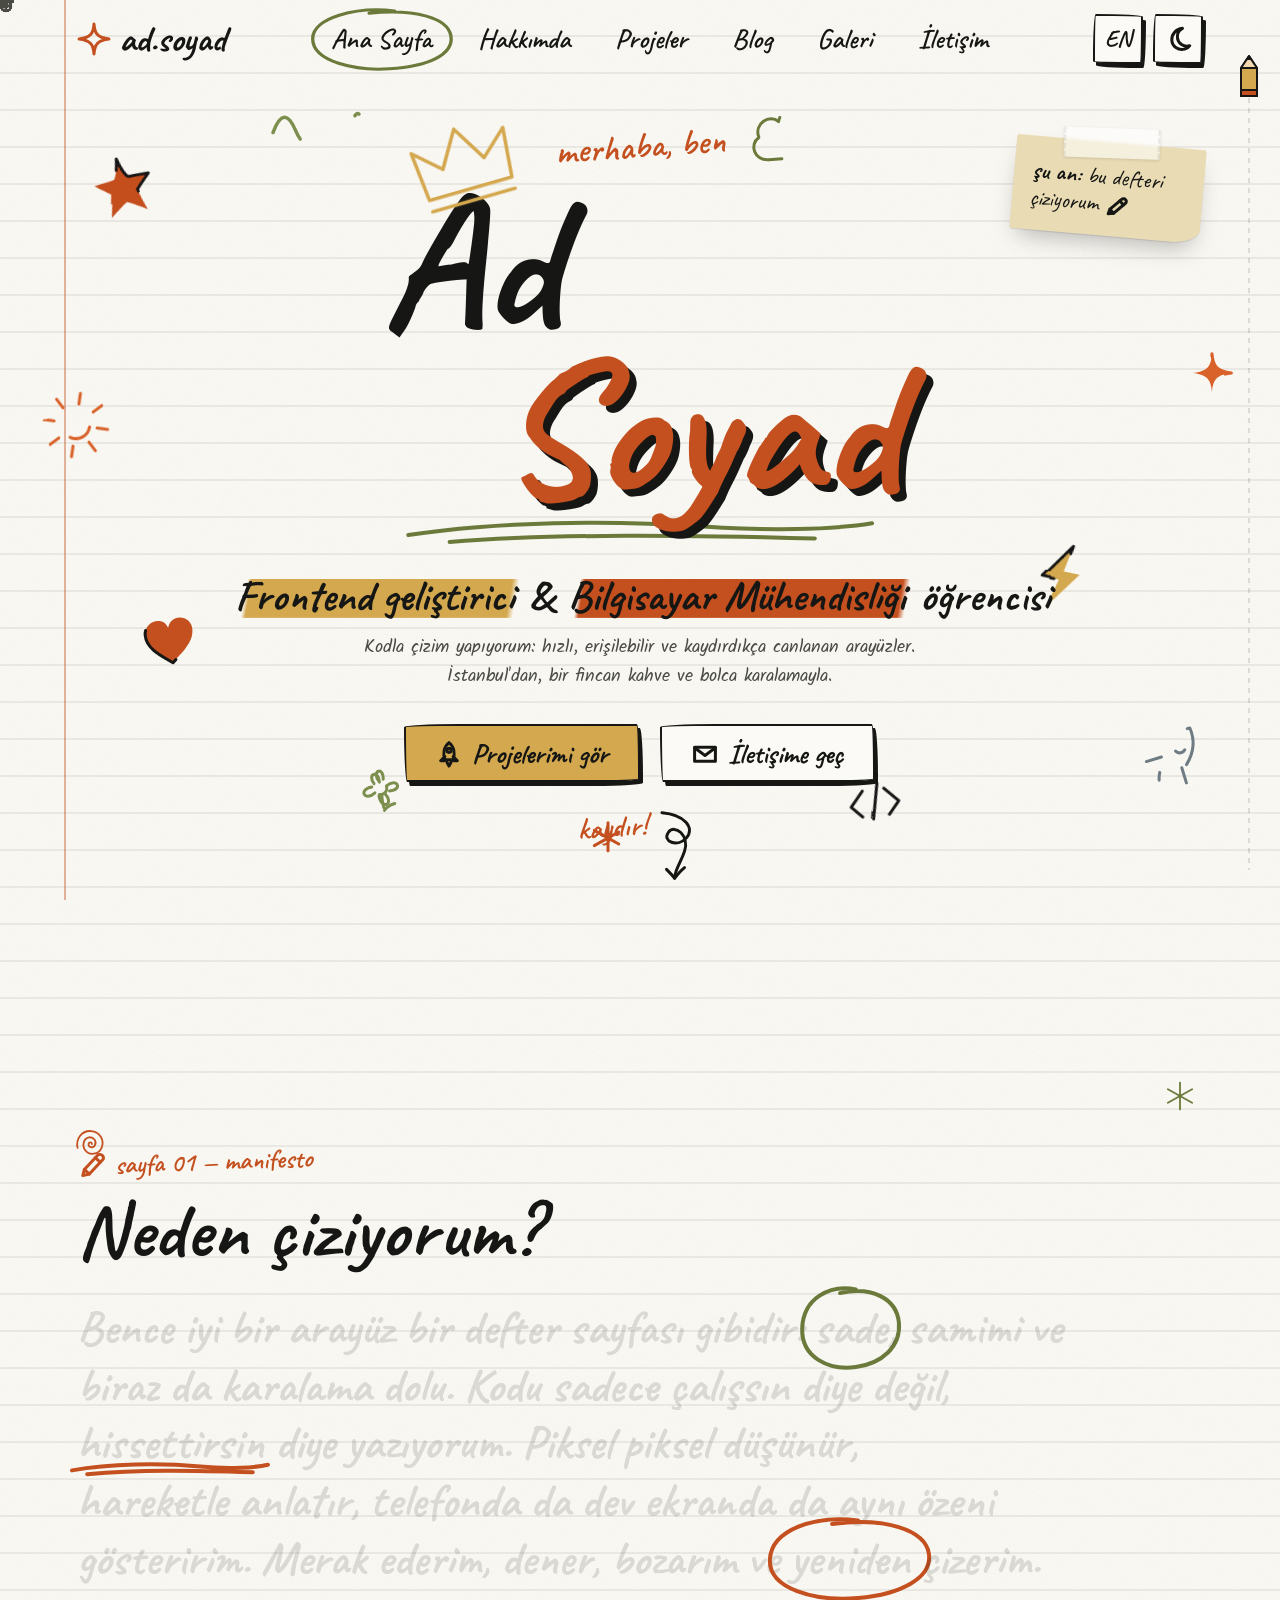
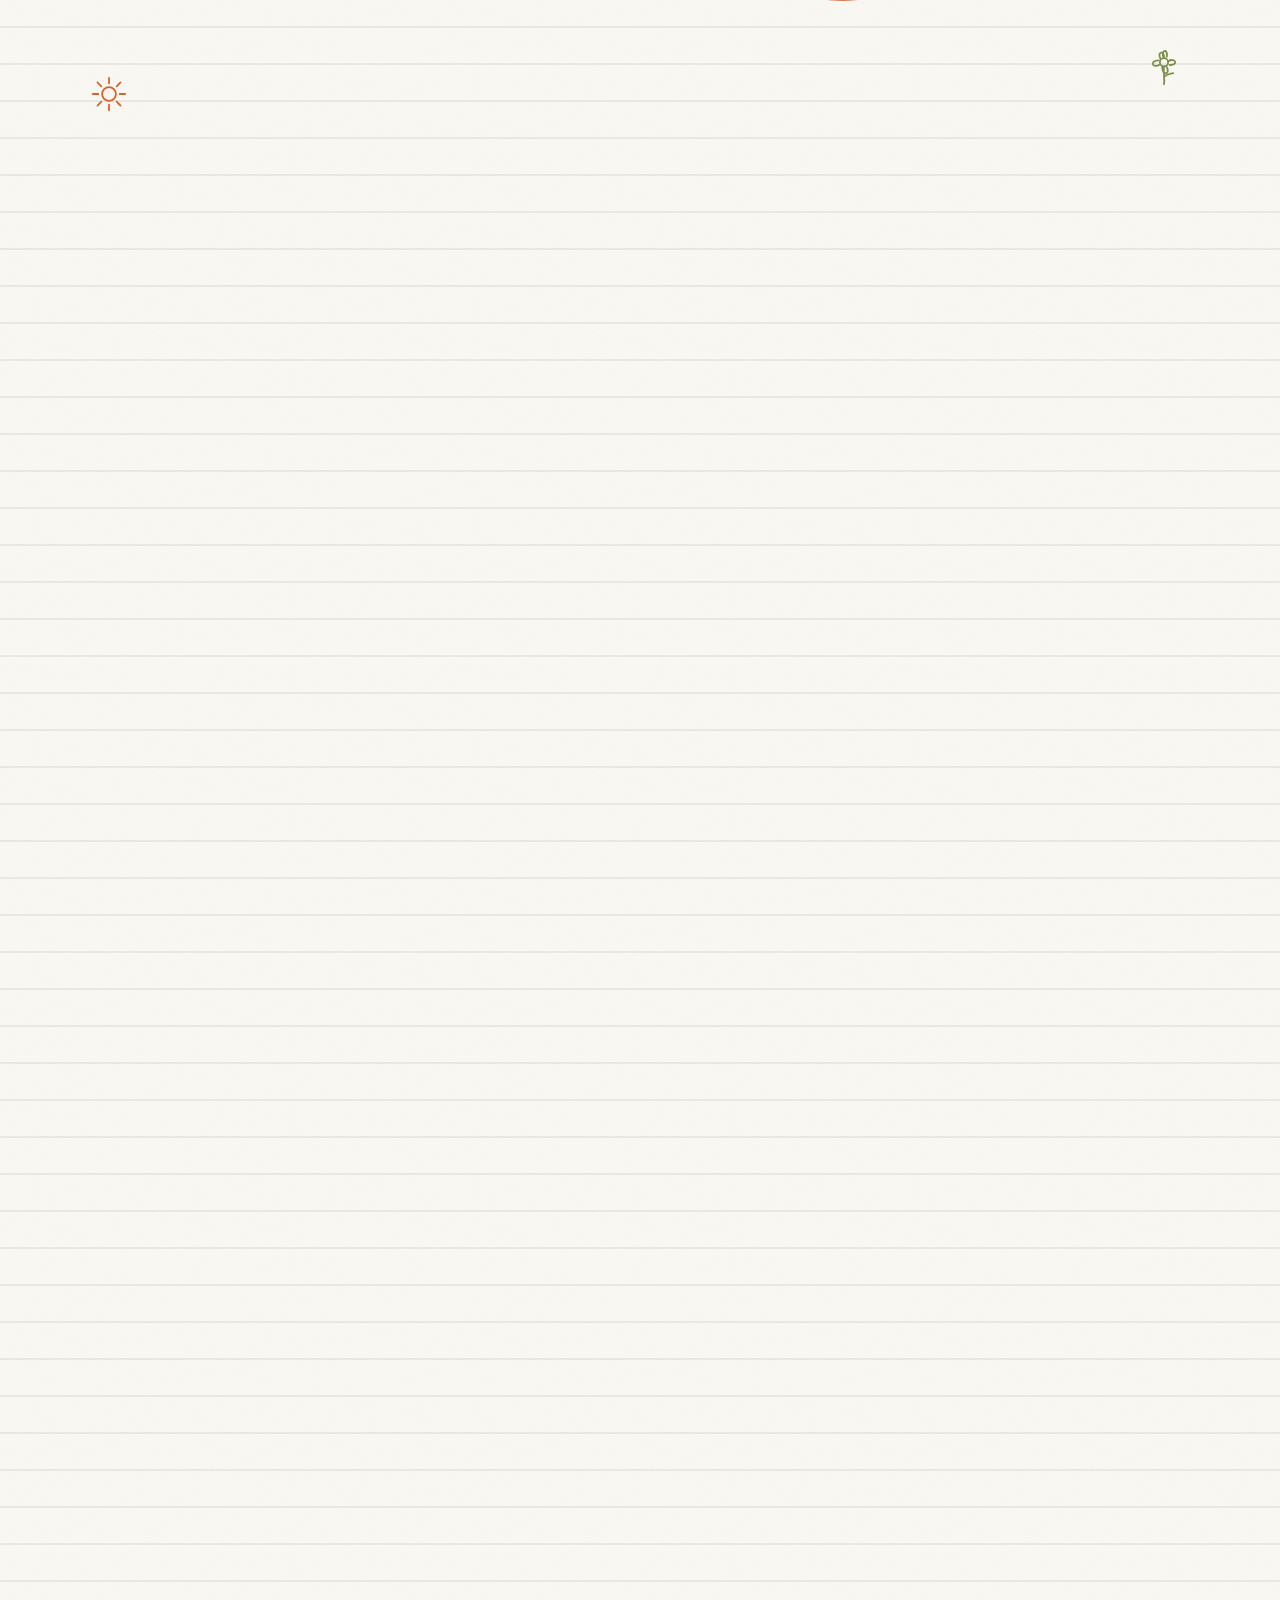
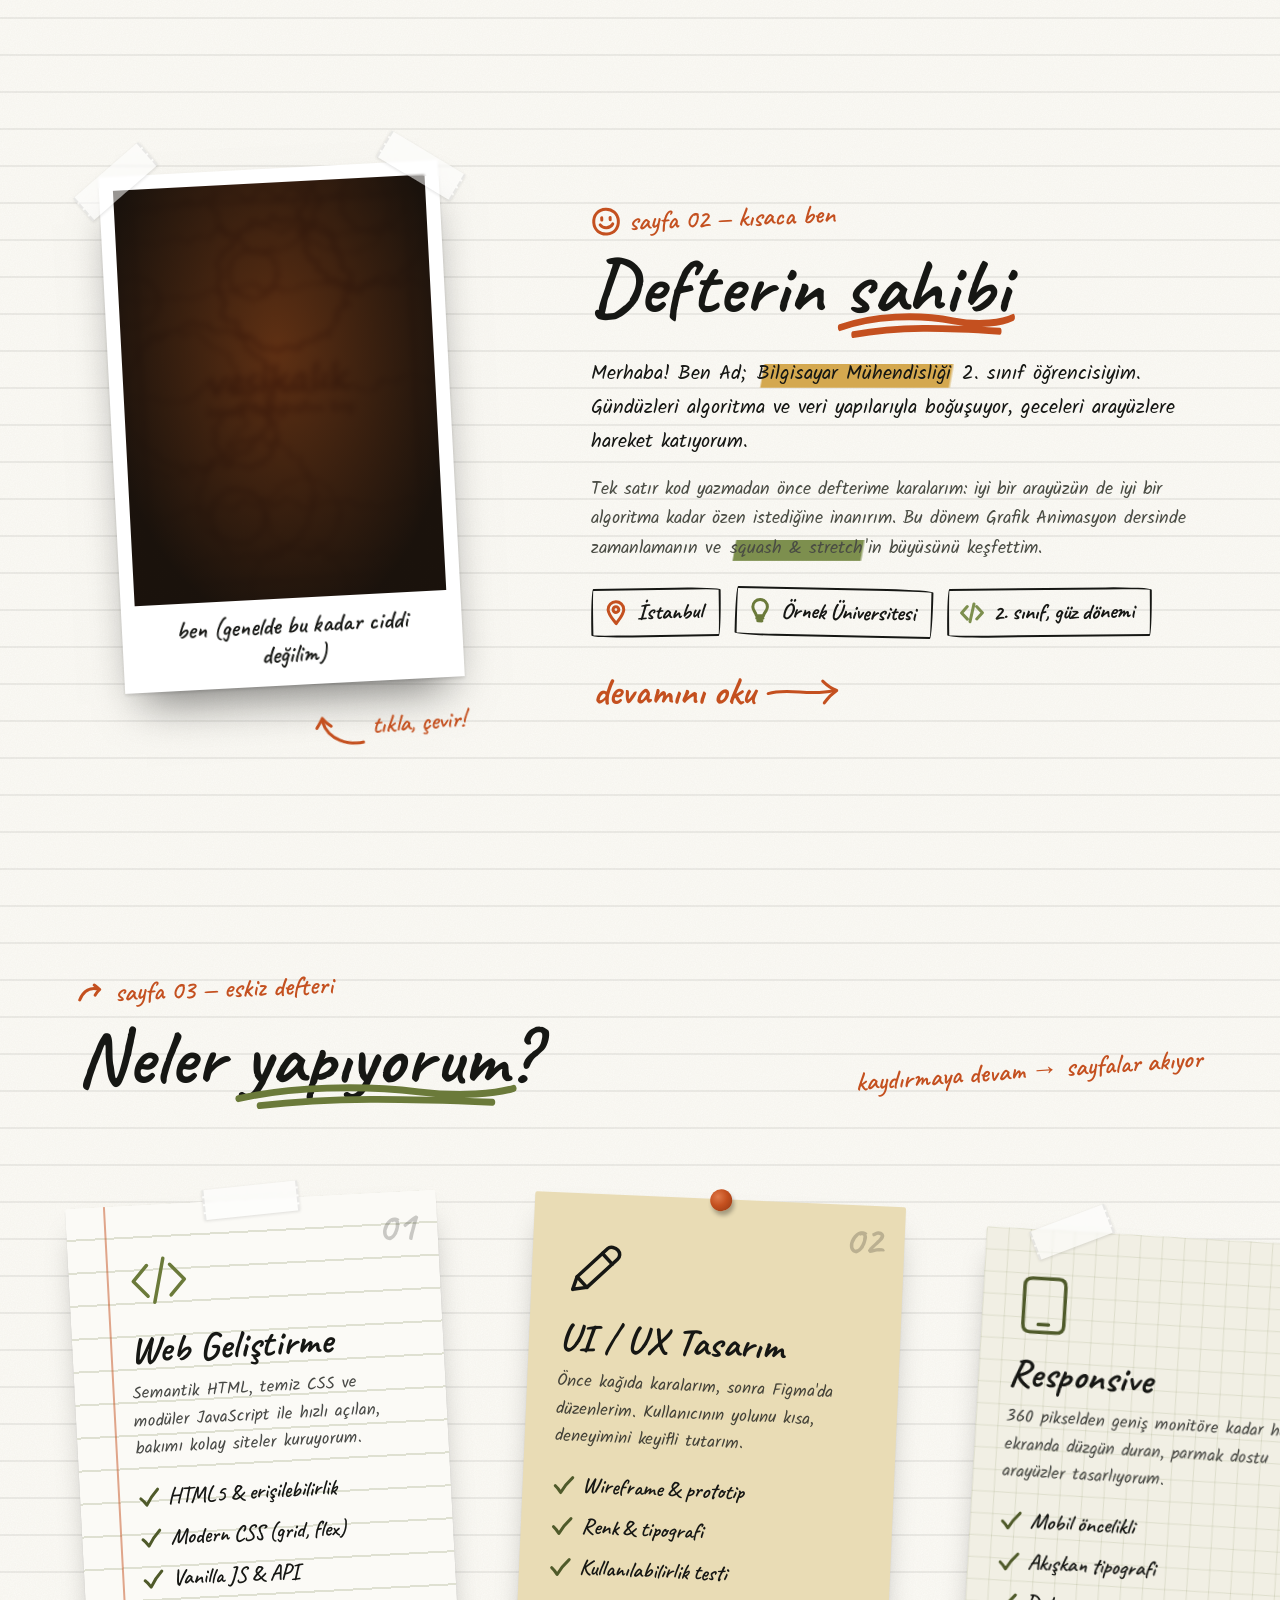
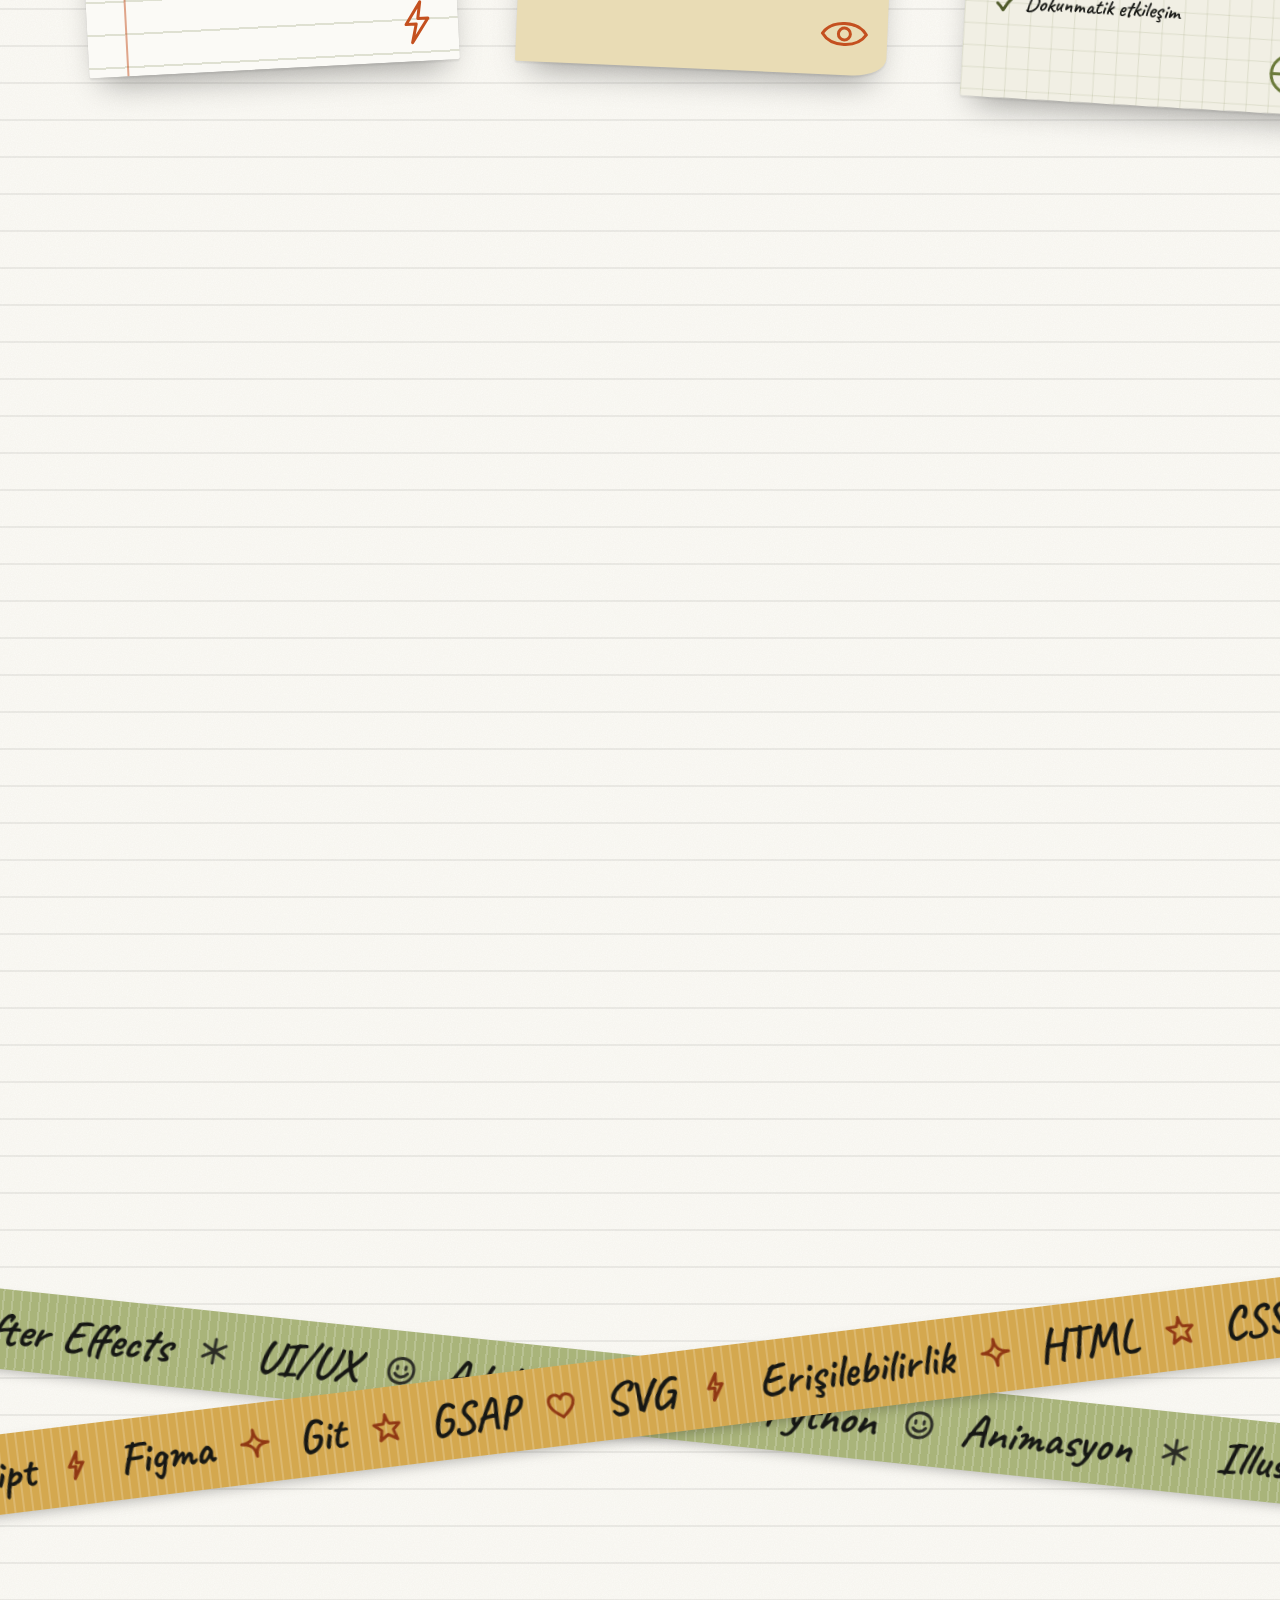
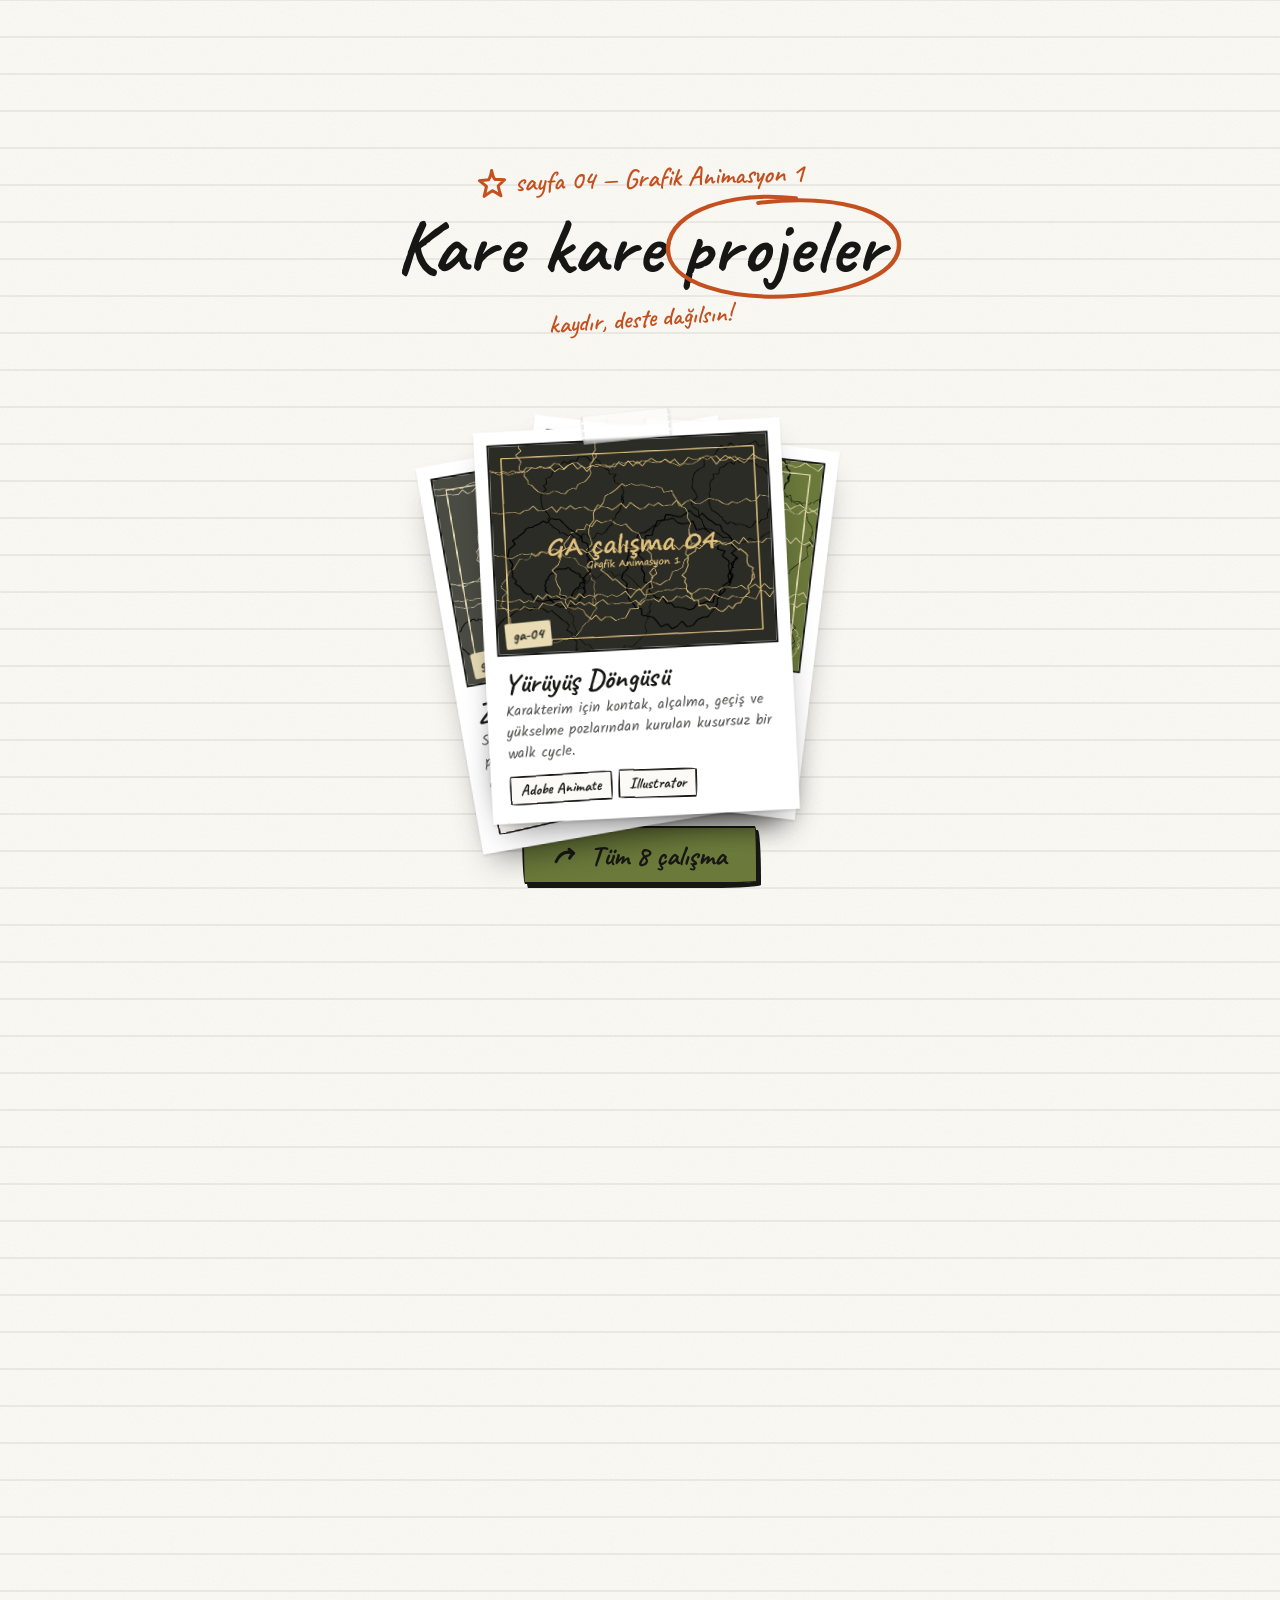
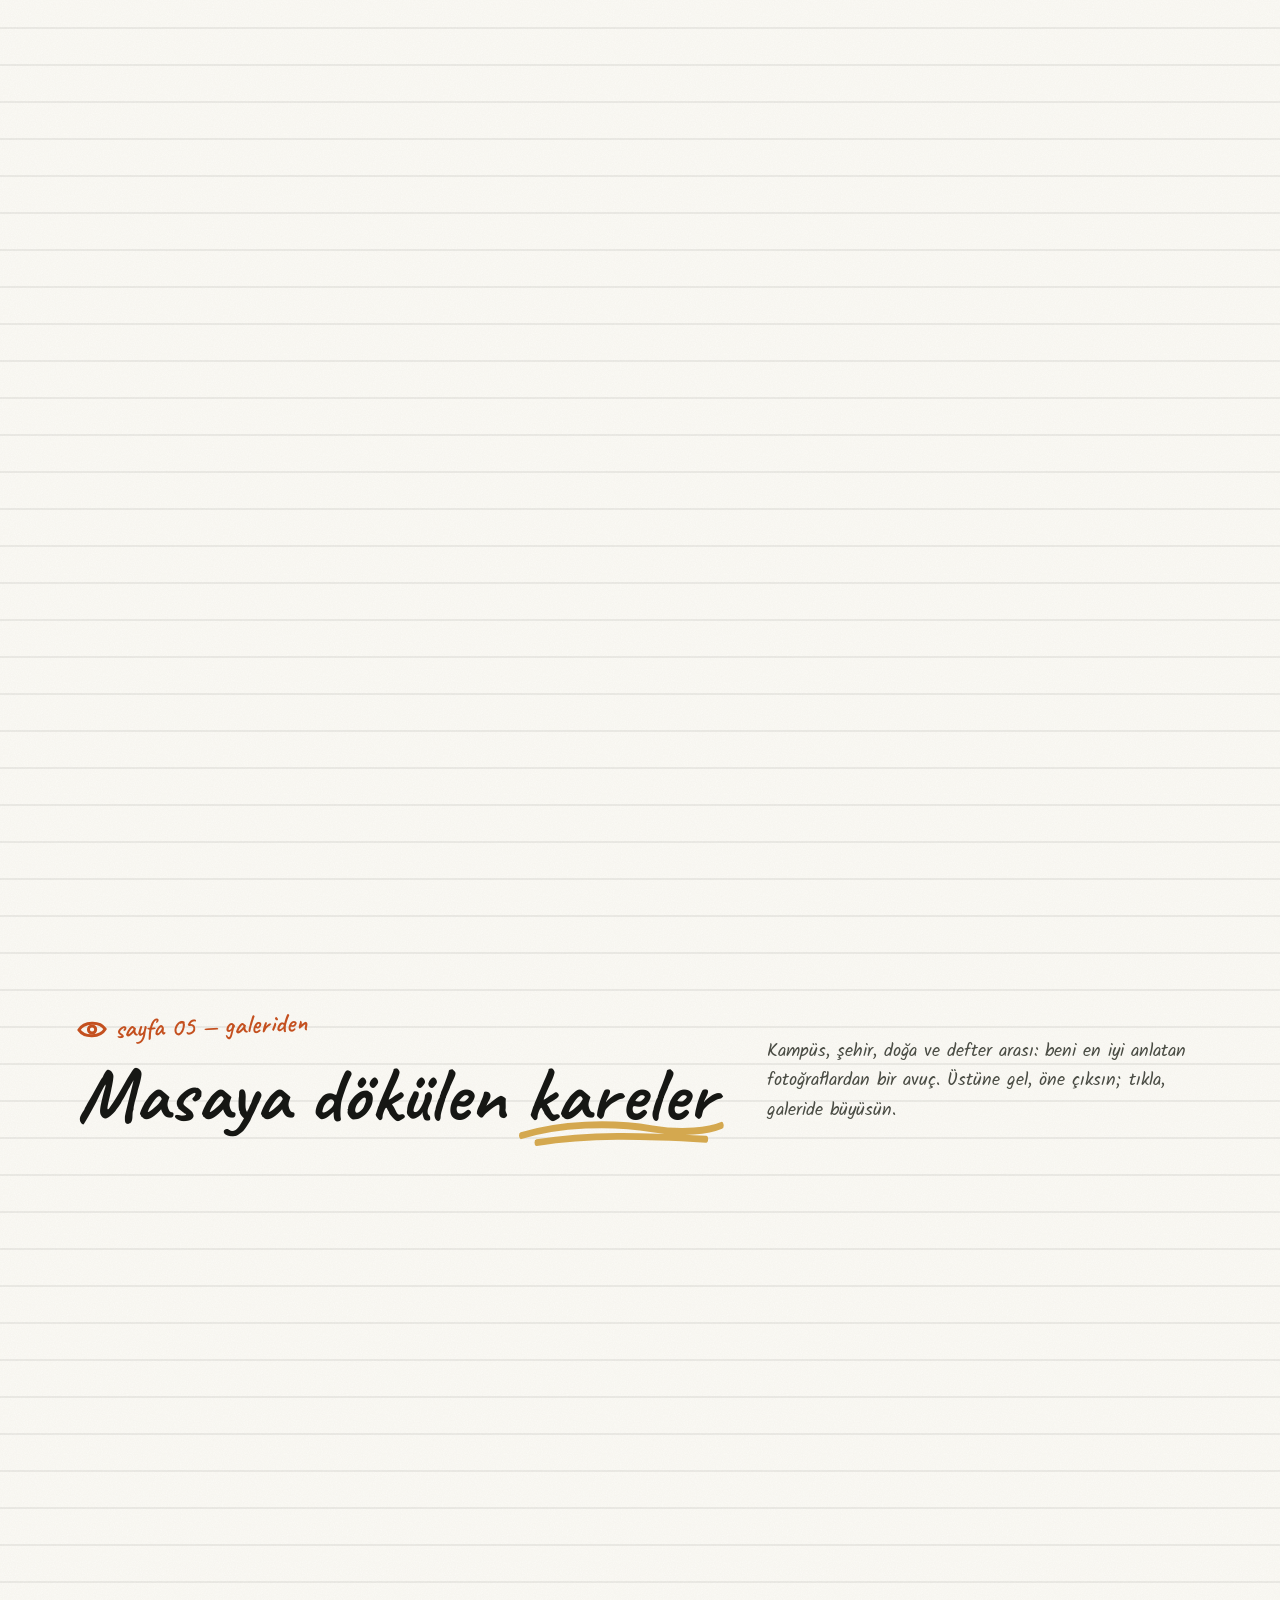
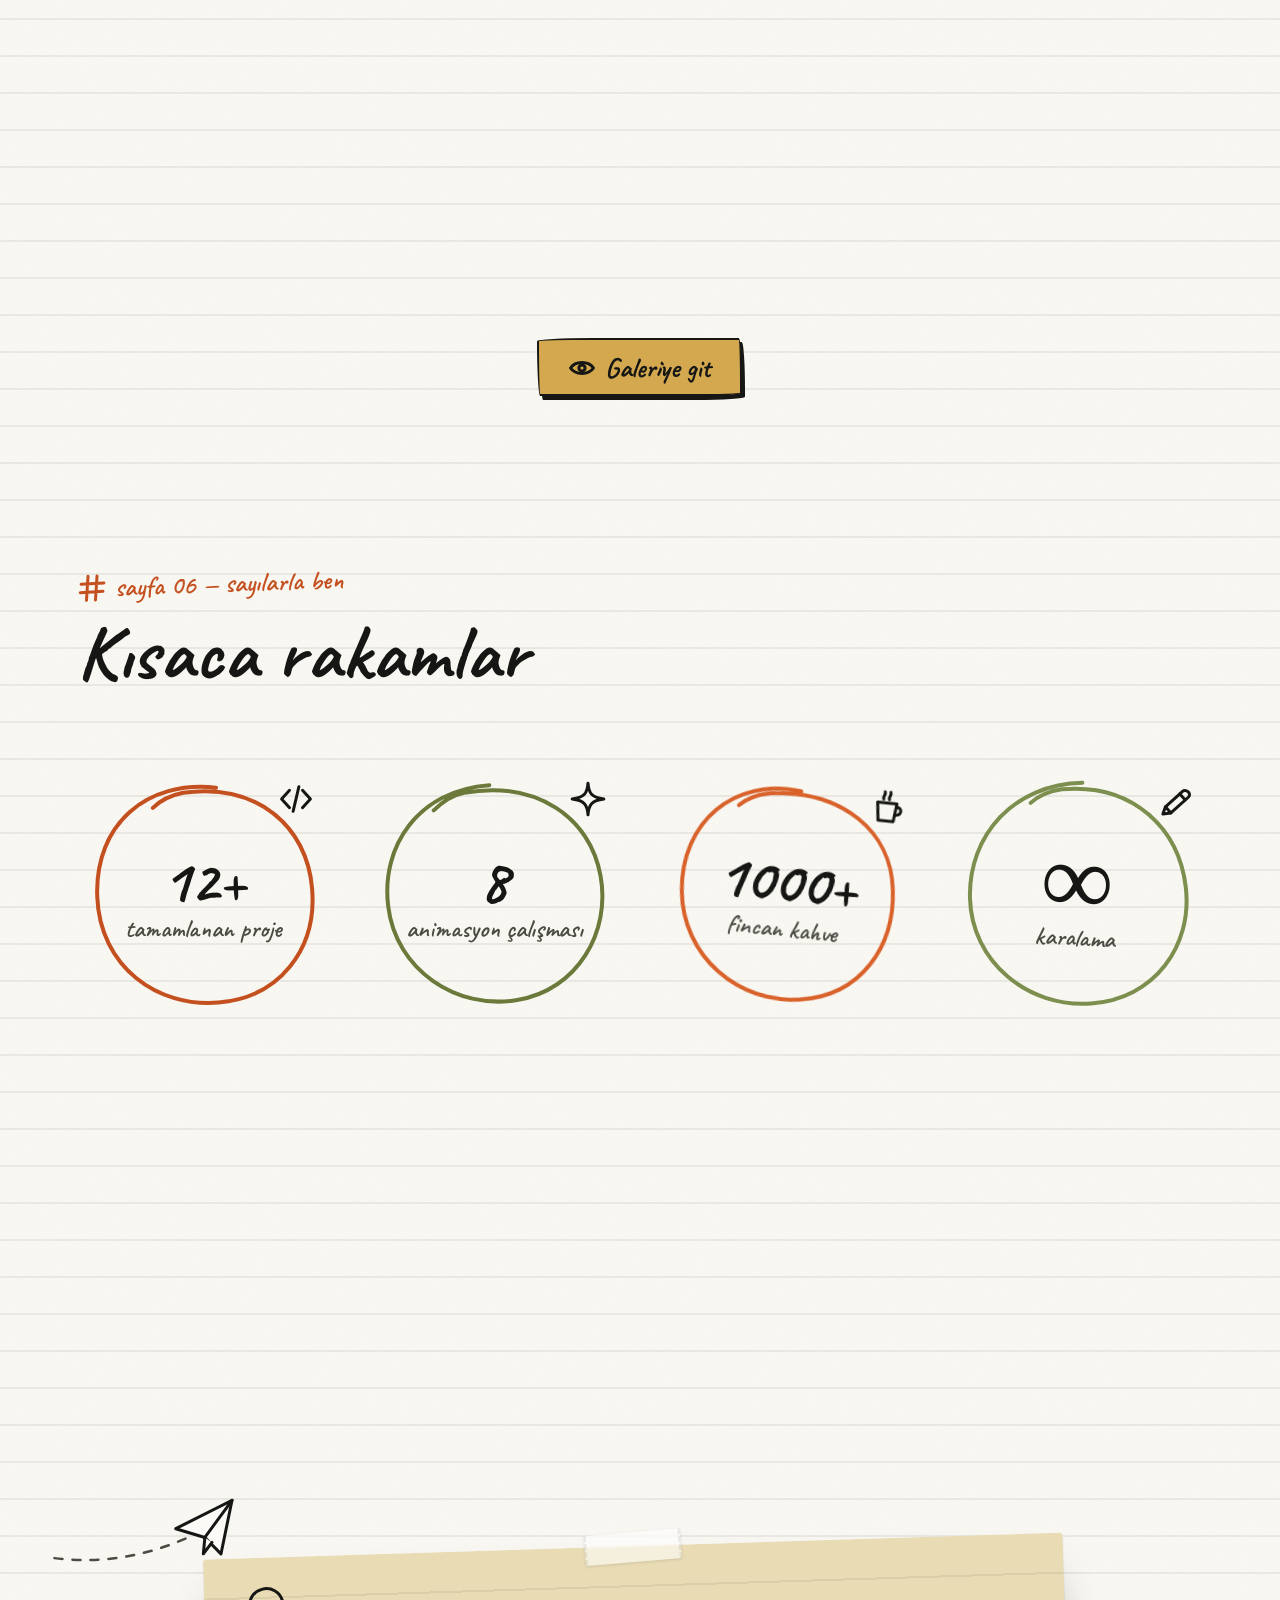
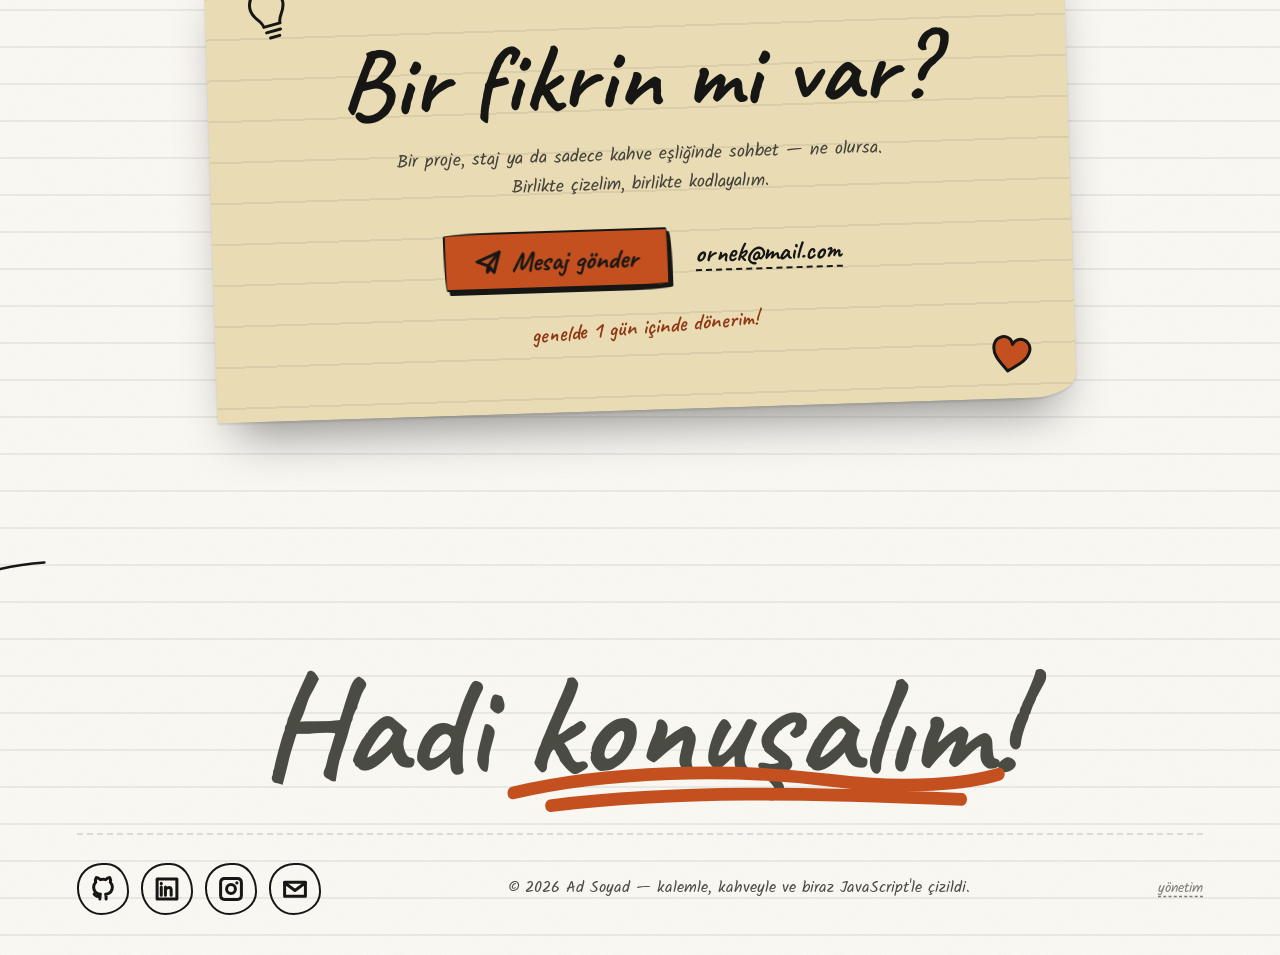
<file: index.html>
<!DOCTYPE html>
<html lang="tr" class="no-js">
<head>
  <meta charset="UTF-8">
  <meta name="viewport" content="width=device-width, initial-scale=1.0">
  <meta name="description" content="Ad Soyad — Bilgisayar Mühendisliği öğrencisi ve frontend geliştirici. Kendini tanıttığı eskiz defteri: kısa bir hakkımda, Grafik Animasyon çalışmaları ve galeriden kareler." data-i18n-attr="content:home.meta.desc">
  <meta name="theme-color" content="#fbfaf6">
  <meta property="og:type" content="website">
  <meta property="og:title" content="Ad Soyad — eskiz defteri" data-i18n-attr="content:home.meta.ogTitle">
  <meta property="og:description" content="Bilgisayar Mühendisliği öğrencisi Ad Soyad'ın kişisel sitesi: hakkımda, projeler, galeri." data-i18n-attr="content:home.meta.ogDesc">
  <meta property="og:image" content="img/profil/vesikalik.jpg">
  <title data-i18n="home.meta.title">Ana Sayfa | Ad Soyad</title>
  <link rel="icon" href="data:image/svg+xml,%3Csvg xmlns='http://www.w3.org/2000/svg' viewBox='0 0 100 100'%3E%3Ctext y='.9em' font-size='90'%3E%E2%9C%8F%EF%B8%8F%3C/text%3E%3C/svg%3E">
  <link rel="preload" href="fonts/caveat-400-700-latin.woff2" as="font" type="font/woff2" crossorigin>
  <link rel="preload" href="fonts/caveat-400-700-latin-ext.woff2" as="font" type="font/woff2" crossorigin>
  <link rel="preload" href="fonts/kalam-400-latin.woff2" as="font" type="font/woff2" crossorigin>
  <link rel="preload" href="fonts/kalam-400-latin-ext.woff2" as="font" type="font/woff2" crossorigin>
  <link rel="stylesheet" href="css/fonts.css">
  <link rel="stylesheet" href="css/core.css">
  <link rel="stylesheet" href="css/pages/home.css">
  <script>
    (function () {
      var d = document.documentElement, t = null, l = null;
      try { t = localStorage.getItem("theme"); l = localStorage.getItem("lang"); } catch (e) {}
      if (t === "dark" || (!t && matchMedia("(prefers-color-scheme: dark)").matches)) d.setAttribute("data-theme", "dark");
      if (l === "en") { d.lang = "en"; d.classList.add("lang-pending"); }
      try {
        if (!matchMedia("(prefers-reduced-motion: reduce)").matches &&
            (!sessionStorage.getItem("doodle-visited") || sessionStorage.getItem("doodle-transition") === "1")) d.classList.add("doodle-cover");
      } catch (e) {}
    })();
  </script>
  <script type="application/ld+json">
  {
    "@context": "https://schema.org",
    "@graph": [
      {
        "@type": "WebSite",
        "@id": "#website",
        "name": "Ad Soyad — Eskiz Defteri",
        "description": "Bilgisayar Mühendisliği öğrencisi Ad Soyad'ın kişisel web sitesi: hakkımda, projeler, blog, galeri ve iletişim.",
        "inLanguage": ["tr", "en"],
        "author": { "@id": "#person" }
      },
      {
        "@type": "Person",
        "@id": "#person",
        "name": "Ad Soyad",
        "email": "mailto:ornek@mail.com",
        "jobTitle": "Bilgisayar Mühendisliği öğrencisi, frontend geliştirici",
        "image": "img/profil/vesikalik.jpg",
        "alumniOf": { "@type": "CollegeOrUniversity", "name": "Örnek Üniversitesi" },
        "knowsAbout": ["HTML", "CSS", "JavaScript", "Arayüz tasarımı", "Grafik animasyon", "Adobe Animate", "After Effects"],
        "address": { "@type": "PostalAddress", "addressLocality": "İstanbul", "addressCountry": "TR" }
      }
    ]
  }
  </script>
</head>
<body data-page-name="ana sayfa" data-page-name-en="home">
  <a class="skip-link" href="#main" data-i18n="a11y.skip">İçeriğe geç</a>

  <header class="nav">
    <div class="container nav__inner">
      <a href="index.html" class="nav__logo" aria-label="Ad Soyad">
        <span class="doodle" data-doodle="sparkle"></span>ad.soyad
      </a>
      <nav aria-label="Ana menü" data-i18n-attr="aria-label:nav.menuLabel">
        <ul class="nav__links">
          <li><a class="nav__link" href="index.html" data-page-name="ana sayfa" data-page-name-en="home" data-i18n="nav.home">Ana Sayfa</a></li>
          <li><a class="nav__link" href="hakkimda.html" data-page-name="hakkımda" data-page-name-en="about" data-i18n="nav.about">Hakkımda</a></li>
          <li><a class="nav__link" href="projeler.html" data-page-name="projeler" data-page-name-en="projects" data-i18n="nav.work">Projeler</a></li>
          <li><a class="nav__link" href="blog.html" data-page-name="blog" data-page-name-en="blog" data-i18n="nav.blog">Blog</a></li>
          <li><a class="nav__link" href="galeri.html" data-page-name="galeri" data-page-name-en="gallery" data-i18n="nav.gallery">Galeri</a></li>
          <li><a class="nav__link" href="iletisim.html" data-page-name="iletişim" data-page-name-en="contact" data-i18n="nav.contact">İletişim</a></li>
        </ul>
      </nav>
      <div class="nav__actions">
        <button class="icon-btn lang-toggle" type="button" aria-label="Switch to English">
          <span class="lang-toggle__label">EN</span>
        </button>
        <button class="icon-btn theme-toggle" type="button" aria-label="Temayı değiştir">
          <span class="doodle doodle--moon" data-doodle="moon"></span>
          <span class="doodle doodle--sun" data-doodle="sun"></span>
        </button>
        <button class="icon-btn burger" type="button" aria-label="Menüyü aç" aria-expanded="false" aria-controls="mobileMenu">
          <span class="burger__lines"><span></span><span></span><span></span></span>
        </button>
      </div>
    </div>
  </header>

  <div class="mobile-menu" id="mobileMenu" aria-hidden="true">
    <a href="index.html" data-page-name="ana sayfa" data-page-name-en="home"><small>01</small><span data-i18n="nav.home">Ana Sayfa</span></a>
    <a href="hakkimda.html" data-page-name="hakkımda" data-page-name-en="about"><small>02</small><span data-i18n="nav.about">Hakkımda</span></a>
    <a href="projeler.html" data-page-name="projeler" data-page-name-en="projects"><small>03</small><span data-i18n="nav.work">Projeler</span></a>
    <a href="blog.html" data-page-name="blog" data-page-name-en="blog"><small>04</small><span data-i18n="nav.blog">Blog</span></a>
    <a href="galeri.html" data-page-name="galeri" data-page-name-en="gallery"><small>05</small><span data-i18n="nav.gallery">Galeri</span></a>
    <a href="iletisim.html" data-page-name="iletişim" data-page-name-en="contact"><small>06</small><span data-i18n="nav.contact">İletişim</span></a>
  </div>

  <main id="main">

    <!-- ============ 1. HERO: defterin kapağı açılıyor ============ -->
    <section class="home-hero" aria-labelledby="homeName">
      <div class="home-hero__doodles" aria-hidden="true">
        <span class="home-hd" style="--x:7%;--y:17%" data-depth="0.9"><span class="home-hd__in"><span class="doodle filled boil" data-doodle="star" style="--size:66px;--c:var(--ink);--fill:var(--pink);--rot:-14deg"></span></span></span>
        <span class="home-hd" style="--x:84%;--y:15%" data-depth="0.6"><span class="home-hd__in"><span class="doodle" data-doodle="spiral" style="--size:92px;--c:var(--blue);--sw:3.5;--rot:10deg"></span></span></span>
        <span class="home-hd" style="--x:80%;--y:60%" data-depth="1.1"><span class="home-hd__in"><span class="doodle filled boil" data-doodle="lightning" style="--size:74px;--c:var(--ink);--fill:var(--yellow);--rot:12deg"></span></span></span>
        <span class="home-hd" style="--x:11%;--y:68%" data-depth="0.8"><span class="home-hd__in"><span class="doodle filled" data-doodle="heart" style="--size:58px;--c:var(--ink);--fill:var(--pink);--rot:-8deg"></span></span></span>
        <span class="home-hd home-hd--xl" style="--x:58%;--y:9%" data-depth="0.4"><span class="home-hd__in"><span class="doodle" data-doodle="cloud" style="--size:104px;--c:var(--blue);--rot:-4deg"></span></span></span>
        <span class="home-hd" style="--x:93%;--y:39%" data-depth="1.3"><span class="home-hd__in"><span class="doodle filled" data-doodle="sparkle" style="--size:44px;--c:var(--orange);--rot:0deg"></span></span></span>
        <span class="home-hd" style="--x:3%;--y:43%" data-depth="0.5"><span class="home-hd__in"><span class="doodle boil" data-doodle="sun" style="--size:76px;--c:var(--orange);--rot:8deg"></span></span></span>
        <span class="home-hd" style="--x:27%;--y:84%" data-depth="0.7"><span class="home-hd__in"><span class="doodle" data-doodle="flower" style="--size:70px;--c:var(--green);--rot:-10deg"></span></span></span>
        <span class="home-hd" style="--x:89%;--y:80%" data-depth="1"><span class="home-hd__in"><span class="doodle" data-doodle="rocket" style="--size:72px;--c:var(--purple);--rot:28deg"></span></span></span>
        <span class="home-hd home-hd--xl" style="--x:21%;--y:9%" data-depth="0.6"><span class="home-hd__in"><span class="doodle" data-doodle="squiggle" style="--size:94px;--c:var(--green);--sw:3.5;--rot:-6deg"></span></span></span>
        <span class="home-hd home-hd--xl" style="--x:66%;--y:86%" data-depth="0.9"><span class="home-hd__in"><span class="doodle boil" data-doodle="code" style="--size:60px;--c:var(--ink);--rot:-8deg"></span></span></span>
        <span class="home-hd home-hd--xl" style="--x:46%;--y:91%" data-depth="1.2"><span class="home-hd__in"><span class="doodle" data-doodle="asterisk" style="--size:38px;--c:var(--pink);--rot:0deg"></span></span></span>
      </div>

      <div class="container home-hero__inner">
        <p class="home-hero__hello"><span class="hand-note" data-i18n="home.hero.hello">merhaba, ben</span></p>

        <div class="home-hero__title">
          <span class="home-hero__crown" aria-hidden="true"><span class="doodle" data-doodle="crown" style="--size:100%;--c:var(--yellow);--sw:3.5"></span></span>
          <h1 class="home-hero__name" id="homeName"><span class="home-hero__line">Ad</span> <span class="home-hero__line home-hero__line--2">Soyad</span></h1>
          <svg class="home-hero__swoosh" viewBox="0 0 600 40" preserveAspectRatio="none" aria-hidden="true">
            <path d="M8 26 C120 10 260 8 380 16 C460 21 540 20 592 12"/>
            <path d="M60 34 C200 24 360 26 520 30"/>
          </svg>
        </div>

        <p class="home-hero__role" data-i18n="home.hero.role">
          <span class="marker" data-delay="1.4">Frontend geliştirici</span> &amp;
          <span class="marker pink" data-delay="1.8">Bilgisayar Mühendisliği</span> öğrencisi
        </p>
        <p class="home-hero__lead" data-i18n="home.hero.lead">Kodla çizim yapıyorum: hızlı, erişilebilir ve kaydırdıkça canlanan arayüzler. İstanbul'dan, bir fincan kahve ve bolca karalamayla.</p>

        <div class="home-hero__ctas">
          <span class="home-hero__cta"><a class="btn" href="projeler.html" data-magnetic data-page-name="projeler"><span class="doodle" data-doodle="rocket"></span><span data-i18n="home.hero.cta1">Projelerimi gör</span></a></span>
          <span class="home-hero__cta"><a class="btn ghost" href="iletisim.html" data-magnetic data-page-name="iletişim"><span class="doodle" data-doodle="mail"></span><span data-i18n="home.hero.cta2">İletişime geç</span></a></span>
        </div>

        <div class="home-hero__note" aria-hidden="true">
          <div class="sticky yellow" style="--r:5deg">
            <span class="tape"></span>
            <span data-i18n="home.hero.note"><strong>şu an:</strong> bu defteri çiziyorum</span> <span class="doodle" data-doodle="pencil" style="--size:24px"></span>
          </div>
        </div>
      </div>

      <div class="home-hero__hint" aria-hidden="true">
        <div class="home-hero__hint-in">
          <span class="hand-note" data-i18n="home.hero.hint">kaydır!</span>
          <svg class="home-hero__hint-arrow" viewBox="0 0 120 160">
            <path d="M30 6 C80 10 104 40 84 62 C64 84 30 70 44 50 C58 30 92 56 80 92 C72 116 60 130 58 150"/>
            <path d="M40 132 C48 140 54 146 58 152 C64 144 70 136 80 128"/>
          </svg>
        </div>
      </div>
    </section>

    <!-- ============ 2. MANİFESTO (sabitlenen paragraf) ============ -->
    <section class="home-manifesto" aria-labelledby="manifestoTitle">
      <div class="home-manifesto__side" aria-hidden="true">
        <span class="home-ms" style="--x:4%;--y:16%"><span class="doodle" data-doodle="spiral" style="--size:80px;--c:var(--pink)"></span></span>
        <span class="home-ms" style="--x:90%;--y:12%"><span class="doodle" data-doodle="asterisk" style="--size:56px;--c:var(--blue)"></span></span>
        <span class="home-ms" style="--x:6%;--y:78%"><span class="doodle" data-doodle="sun" style="--size:64px;--c:var(--orange)"></span></span>
        <span class="home-ms" style="--x:88%;--y:74%"><span class="doodle" data-doodle="flower" style="--size:76px;--c:var(--green)"></span></span>
      </div>
      <div class="container home-manifesto__inner">
        <div class="section-head">
          <span class="eyebrow"><span class="doodle" data-doodle="pencil"></span><span data-i18n="home.man.eyebrow">sayfa 01 — manifesto</span></span>
          <h2 id="manifestoTitle" class="home-manifesto__title" data-i18n="home.man.title">Neden çiziyorum?</h2>
        </div>
        <p class="home-manifesto__text" data-i18n="home.man.text">
          Bence iyi bir arayüz bir defter sayfası gibidir:
          <span class="home-key home-key--o" data-color="blue">sade<svg class="home-key__o" viewBox="0 0 200 100" preserveAspectRatio="none" aria-hidden="true"><path d="M110 8 C60 2 10 18 8 50 C6 82 60 96 110 92 C160 88 196 70 192 44 C188 18 140 4 80 12"/></svg></span>,
          samimi ve biraz da karalama dolu. Kodu sadece çalışsın diye değil,
          <span class="home-key home-key--u" data-color="pink">hissettirsin<svg class="home-key__u" viewBox="0 0 200 20" preserveAspectRatio="none" aria-hidden="true"><path d="M3 12 C40 5 90 4 130 8 C160 11 185 9 197 6 M18 16 C70 11 120 12 182 14"/></svg></span>
          diye yazıyorum. Piksel piksel düşünür,
          <span class="home-key home-key--m" data-color="yellow"><span class="home-key__mk" aria-hidden="true"></span>hareketle anlatır</span>,
          telefonda da dev ekranda da aynı özeni gösteririm. Merak ederim, dener, bozarım ve
          <span class="home-key home-key--o" data-color="pink">yeniden<svg class="home-key__o" viewBox="0 0 200 100" preserveAspectRatio="none" aria-hidden="true"><path d="M110 8 C60 2 10 18 8 50 C6 82 60 96 110 92 C160 88 196 70 192 44 C188 18 140 4 80 12"/></svg></span>
          <span class="home-key home-key--m" data-color="green"><span class="home-key__mk" aria-hidden="true"></span>çizerim.</span>
        </p>
      </div>
    </section>

    <!-- ============ 3. HAKKIMDA ÖZETİ (polaroid banyo edilir) ============ -->
    <section class="home-about" aria-labelledby="aboutTitle">
      <div class="container home-about__grid">
        <div class="home-about__photo-col">
          <div class="home-about__drop">
            <button class="home-about__flip" type="button" aria-pressed="false" data-cursor="hover"
                    aria-label="Fotoğrafı çevir, arkasındaki notu oku" data-i18n-attr="aria-label:home.about.flipLabel">
              <span class="home-about__card">
                <span class="home-about__face home-about__face--front">
                  <span class="home-about__img">
                    <img src="img/profil/vesikalik.jpg" width="600" height="800" loading="lazy" decoding="async"
                         alt="Ad Soyad'ın vesikalık fotoğrafı" data-i18n-attr="alt:home.about.alt">
                    <span class="home-about__develop" aria-hidden="true"></span>
                  </span>
                  <span class="home-about__cap" data-i18n="home.about.cap">ben (genelde bu kadar ciddi değilim)</span>
                </span>
                <span class="home-about__face home-about__face--back" aria-hidden="true">
                  <span class="home-about__back-note" data-i18n="home.about.back">Arka yüze not:<br>en sevdiğim tuş <b>Ctrl+Z</b>,<br>en sevdiğim renk <b>pas</b>,<br>en büyük korkum<br><b>kayıtsız bir dosya</b>.</span>
                </span>
              </span>
            </button>
            <span class="tape home-about__tape home-about__tape--a" aria-hidden="true"></span>
            <span class="tape home-about__tape home-about__tape--b" aria-hidden="true"></span>
          </div>
          <p class="home-about__flip-hint hand-note" aria-hidden="true">
            <svg viewBox="0 0 90 60" class="home-about__flip-arrow"><path d="M84 52 C60 56 26 46 18 14"/><path d="M8 24 C12 18 16 12 18 8 C22 14 26 18 32 22"/></svg>
            <span data-i18n="home.about.flipHint">tıkla, çevir!</span>
          </p>
        </div>

        <div class="home-about__text">
          <div class="section-head">
            <span class="eyebrow"><span class="doodle" data-doodle="smiley"></span><span data-i18n="home.about.eyebrow">sayfa 02 — kısaca ben</span></span>
            <h2 id="aboutTitle" data-i18n="home.about.title">Defterin <span class="scribble-u" data-color="var(--pink)">sahibi</span></h2>
          </div>
          <p class="home-about__lead" data-i18n="home.about.p1">Merhaba! Ben Ad; <span class="marker">Bilgisayar Mühendisliği</span> 2. sınıf öğrencisiyim. Gündüzleri algoritma ve veri yapılarıyla boğuşuyor, geceleri arayüzlere hareket katıyorum.</p>
          <p data-i18n="home.about.p2">Tek satır kod yazmadan önce defterime karalarım: iyi bir arayüzün de iyi bir algoritma kadar özen istediğine inanırım. Bu dönem Grafik Animasyon dersinde zamanlamanın ve <span class="marker green">squash &amp; stretch</span>'in büyüsünü keşfettim.</p>
          <ul class="home-about__facts">
            <li><span class="doodle" data-doodle="map-pin" style="--size:26px;--c:var(--pink)"></span><span class="sr-only" data-i18n="home.about.factCity">Şehir:</span> <span data-bind="city">İstanbul</span></li>
            <li><span class="doodle" data-doodle="bulb" style="--size:26px;--c:var(--blue)"></span><span class="sr-only" data-i18n="home.about.factUni">Üniversite:</span> <span data-bind="university">Örnek Üniversitesi</span></li>
            <li><span class="doodle" data-doodle="code" style="--size:26px;--c:var(--green)"></span><span data-i18n="home.about.factYear">2. sınıf, güz dönemi</span></li>
          </ul>
          <a class="home-about__more" href="hakkimda.html" data-page-name="hakkımda">
            <span data-i18n="home.about.more">devamını oku</span>
            <svg class="home-about__more-arrow" viewBox="0 0 100 40" aria-hidden="true"><path d="M4 22 C30 14 58 26 88 18"/><path d="M74 6 C80 12 86 16 92 18 C86 22 80 28 76 34"/></svg>
          </a>
        </div>
      </div>
    </section>

    <!-- ============ 4. NELER YAPIYORUM (yatay eskiz defteri) ============ -->
    <section class="home-services" aria-labelledby="servicesTitle">
      <div class="container home-services__head">
        <div class="section-head">
          <span class="eyebrow"><span class="doodle" data-doodle="arrow"></span><span data-i18n="home.svc.eyebrow">sayfa 03 — eskiz defteri</span></span>
          <h2 id="servicesTitle" data-i18n="home.svc.title">Neler <span class="scribble-u" data-color="var(--blue)">yapıyorum</span>?</h2>
        </div>
        <p class="home-services__tip hand-note" aria-hidden="true" data-i18n="home.svc.tip">kaydırmaya devam → sayfalar akıyor</p>
      </div>

      <div class="home-services__viewport">
        <div class="home-services__track">
          <svg class="home-services__line" viewBox="0 0 2400 600" preserveAspectRatio="none" aria-hidden="true">
            <path class="home-services__line-a" d="M0 430 C 180 120, 360 560, 600 300 S 900 70, 1080 360 S 1320 560, 1480 320 C 1560 170, 1720 170, 1700 310 C 1680 450, 1540 420, 1610 270 S 1900 90, 2060 380 S 2300 420, 2400 180"/>
            <path class="home-services__line-b" d="M0 470 C 220 200, 380 600, 620 350 S 940 130, 1100 410 S 1360 600, 1520 370 S 1820 140, 2080 430 S 2320 460, 2400 240"/>
          </svg>

          <div class="home-panel-wrap">
            <article class="home-panel home-panel--lined" style="--r:-3deg">
              <span class="tape"></span>
              <span class="home-panel__num" aria-hidden="true">01</span>
              <span class="home-panel__icon home-panel__pop"><span class="doodle" data-doodle="code" style="--size:64px;--c:var(--blue);--sw:3.5"></span></span>
              <h3 data-i18n="home.svc.1.t">Web Geliştirme</h3>
              <p data-i18n="home.svc.1.p">Semantik HTML, temiz CSS ve modüler JavaScript ile hızlı açılan, bakımı kolay siteler kuruyorum.</p>
              <ul class="home-panel__list">
                <li><span class="doodle" data-doodle="check"></span><span data-i18n="home.svc.1.a">HTML5 &amp; erişilebilirlik</span></li>
                <li><span class="doodle" data-doodle="check"></span><span data-i18n="home.svc.1.b">Modern CSS (grid, flex)</span></li>
                <li><span class="doodle" data-doodle="check"></span><span data-i18n="home.svc.1.c">Vanilla JS &amp; API</span></li>
              </ul>
              <span class="home-panel__deco home-panel__pop" aria-hidden="true"><span class="doodle" data-doodle="lightning" style="--size:46px;--c:#c4501f"></span></span>
            </article>
          </div>

          <div class="home-panel-wrap">
            <article class="home-panel home-panel--sticky" style="--r:2.5deg">
              <span class="pin"></span>
              <span class="home-panel__num" aria-hidden="true">02</span>
              <span class="home-panel__icon home-panel__pop"><span class="doodle" data-doodle="pencil" style="--size:64px;--c:#161714;--sw:3.5"></span></span>
              <h3 data-i18n="home.svc.2.t">UI / UX Tasarım</h3>
              <p data-i18n="home.svc.2.p">Önce kağıda karalarım, sonra Figma'da düzenlerim. Kullanıcının yolunu kısa, deneyimini keyifli tutarım.</p>
              <ul class="home-panel__list">
                <li><span class="doodle" data-doodle="check"></span><span data-i18n="home.svc.2.a">Wireframe &amp; prototip</span></li>
                <li><span class="doodle" data-doodle="check"></span><span data-i18n="home.svc.2.b">Renk &amp; tipografi</span></li>
                <li><span class="doodle" data-doodle="check"></span><span data-i18n="home.svc.2.c">Kullanılabilirlik testi</span></li>
              </ul>
              <span class="home-panel__deco home-panel__pop" aria-hidden="true"><span class="doodle" data-doodle="eye" style="--size:50px;--c:#c4501f"></span></span>
            </article>
          </div>

          <div class="home-panel-wrap">
            <article class="home-panel home-panel--grid" style="--r:-1.5deg">
              <span class="tape home-panel__tape-l"></span>
              <span class="tape home-panel__tape-r"></span>
              <span class="home-panel__num" aria-hidden="true">03</span>
              <span class="home-panel__icon home-panel__pop"><span class="doodle" data-doodle="phone" style="--size:64px;--c:#4f5a2a;--sw:3.5"></span></span>
              <h3 data-i18n="home.svc.3.t">Responsive</h3>
              <p data-i18n="home.svc.3.p">360 pikselden geniş monitöre kadar her ekranda düzgün duran, parmak dostu arayüzler tasarlıyorum.</p>
              <ul class="home-panel__list">
                <li><span class="doodle" data-doodle="check"></span><span data-i18n="home.svc.3.a">Mobil öncelikli</span></li>
                <li><span class="doodle" data-doodle="check"></span><span data-i18n="home.svc.3.b">Akışkan tipografi</span></li>
                <li><span class="doodle" data-doodle="check"></span><span data-i18n="home.svc.3.c">Dokunmatik etkileşim</span></li>
              </ul>
              <span class="home-panel__deco home-panel__pop" aria-hidden="true"><span class="doodle" data-doodle="globe" style="--size:48px;--c:#6b7a3a"></span></span>
            </article>
          </div>

          <div class="home-panel-wrap">
            <article class="home-panel home-panel--rust" style="--r:3.5deg">
              <span class="tape"></span>
              <span class="home-panel__num" aria-hidden="true">04</span>
              <span class="home-panel__icon home-panel__pop"><span class="doodle" data-doodle="sparkle" style="--size:64px;--c:#161714;--sw:3.5"></span></span>
              <h3 data-i18n="home.svc.4.t">Animasyon</h3>
              <p data-i18n="home.svc.4.p">After Effects'te kare kare, tarayıcıda GSAP ve CSS ile: kaydırmaya bağlı hikâyeler, mikro etkileşimler, kendini çizen çizgiler.</p>
              <ul class="home-panel__list">
                <li><span class="doodle" data-doodle="check"></span><span data-i18n="home.svc.4.a">12 animasyon prensibi</span></li>
                <li><span class="doodle" data-doodle="check"></span><span data-i18n="home.svc.4.b">SVG çizim efektleri</span></li>
                <li><span class="doodle" data-doodle="check"></span><span data-i18n="home.svc.4.c">Hareket azaltma desteği</span></li>
              </ul>
              <span class="home-panel__deco home-panel__pop" aria-hidden="true"><span class="doodle" data-doodle="rocket" style="--size:50px;--c:#161714"></span></span>
            </article>
          </div>

          <div class="home-panel-wrap home-panel-wrap--end">
            <a class="home-panel-end" href="projeler.html" data-page-name="projeler">
              <span class="home-panel-end__arrow home-panel__pop" aria-hidden="true"><span class="doodle" data-doodle="arrow-curly" style="--size:120px;--c:var(--pink);--sw:3.5"></span></span>
              <span class="home-panel-end__text" data-i18n="home.svc.end">Hepsini iş başında gör: <strong>projeler</strong></span>
            </a>
          </div>
        </div>
      </div>
    </section>

    <!-- ============ 5. ÇAPRAZ BANT MARQUEE ============ -->
    <section class="home-tapes" aria-labelledby="tapesTitle">
      <h2 id="tapesTitle" class="sr-only" data-i18n="home.tapes.title">Kullandığım araçlar ve yetenekler</h2>
      <ul class="sr-only">
        <li>HTML</li><li>CSS</li><li>JavaScript</li><li>Figma</li><li>Git</li><li>GSAP</li><li>SVG</li><li data-i18n="home.tapes.a11y">Erişilebilirlik</li>
        <li>Adobe Animate</li><li>After Effects</li><li>Illustrator</li><li>UI/UX</li><li>Python</li><li data-i18n="home.tapes.anim">Animasyon</li>
      </ul>
      <div class="home-tape home-tape--a" aria-hidden="true">
        <div class="home-tape__track">
          <div class="home-tape__group">
            <span>HTML</span><span class="doodle" data-doodle="star"></span>
            <span>CSS</span><span class="doodle" data-doodle="heart"></span>
            <span>JavaScript</span><span class="doodle" data-doodle="lightning"></span>
            <span>Figma</span><span class="doodle" data-doodle="sparkle"></span>
            <span>Git</span><span class="doodle" data-doodle="star"></span>
            <span>GSAP</span><span class="doodle" data-doodle="heart"></span>
            <span>SVG</span><span class="doodle" data-doodle="lightning"></span>
            <span data-i18n="home.tapes.a11y">Erişilebilirlik</span><span class="doodle" data-doodle="sparkle"></span>
          </div>
        </div>
      </div>
      <div class="home-tape home-tape--b" aria-hidden="true">
        <div class="home-tape__track">
          <div class="home-tape__group">
            <span>After Effects</span><span class="doodle" data-doodle="asterisk"></span>
            <span>UI/UX</span><span class="doodle" data-doodle="smiley"></span>
            <span>Adobe Animate</span><span class="doodle" data-doodle="asterisk"></span>
            <span>Python</span><span class="doodle" data-doodle="smiley"></span>
            <span data-i18n="home.tapes.anim">Animasyon</span><span class="doodle" data-doodle="asterisk"></span>
            <span>Illustrator</span><span class="doodle" data-doodle="smiley"></span>
            <span data-i18n="home.tapes.proto">Prototip</span><span class="doodle" data-doodle="asterisk"></span>
            <span data-i18n="home.tapes.coffee">Kahve</span><span class="doodle" data-doodle="coffee"></span>
          </div>
        </div>
      </div>
    </section>

    <!-- ============ 6. GRAFİK ANİMASYON (deste → yelpaze) ============ -->
    <section class="home-work" aria-labelledby="workTitle">
      <div class="container">
        <div class="section-head center home-work__head">
          <span class="eyebrow"><span class="doodle" data-doodle="star"></span><span data-i18n="home.work.eyebrow">sayfa 04 — Grafik Animasyon 1</span></span>
          <h2 id="workTitle" data-i18n="home.work.title">Kare kare <span class="scribble-circle" data-color="var(--pink)">projeler</span></h2>
          <p class="home-work__tip hand-note" aria-hidden="true" data-i18n="home.work.tip">kaydır, deste dağılsın!</p>
        </div>

        <div class="home-deck">
          <a class="home-card" href="projeler.html" data-page-name="projeler">
            <div class="home-card__inner" style="--r:-3deg">
              <span class="tape"></span>
              <span class="home-card__img">
                <img src="img/projeler/ga-01.jpg" width="1200" height="900" loading="lazy" decoding="async"
                     alt="Zıplayan Top animasyonundan bir kare" data-i18n-attr="alt:home.work.1.alt">
                <span class="home-card__play" aria-hidden="true"><svg viewBox="0 0 60 60"><path d="M30 4 C14 4 4 16 4 30 C4 46 16 56 30 56 C46 56 56 44 56 30 C56 14 44 4 28 6"/><path d="M24 19 L42 30 L24 41 Z"/></svg></span>
                <span class="home-card__frame" aria-hidden="true">ga-01</span>
              </span>
              <div class="home-card__body">
                <h3 class="home-card__title" data-i18n="home.work.1.t">Zıplayan Top</h3>
                <span class="home-card__desc" data-i18n="home.work.1.d">Squash &amp; stretch ile 12 animasyon prensibinin ilk dersi: yerçekimine gerçekten inanan bir top.</span>
                <span class="home-card__tags"><span class="chip">Adobe Animate</span></span>
              </div>
            </div>
          </a>
          <a class="home-card" href="projeler.html" data-page-name="projeler">
            <div class="home-card__inner" style="--r:2deg">
              <span class="tape"></span>
              <span class="home-card__img">
                <img src="img/projeler/ga-02.jpg" width="1200" height="900" loading="lazy" decoding="async"
                     alt="Kinetik Tipografi çalışmasından bir kare" data-i18n-attr="alt:home.work.2.alt">
                <span class="home-card__play" aria-hidden="true"><svg viewBox="0 0 60 60"><path d="M30 4 C14 4 4 16 4 30 C4 46 16 56 30 56 C46 56 56 44 56 30 C56 14 44 4 28 6"/><path d="M24 19 L42 30 L24 41 Z"/></svg></span>
                <span class="home-card__frame" aria-hidden="true">ga-02</span>
              </span>
              <div class="home-card__body">
                <h3 class="home-card__title" data-i18n="home.work.2.t">Kinetik Tipografi</h3>
                <span class="home-card__desc" data-i18n="home.work.2.d">Bir şarkı sözünü harf harf dans ettirdim: zamanlama, ritim ve bolca anahtar kare.</span>
                <span class="home-card__tags"><span class="chip">After Effects</span><span class="chip">Illustrator</span></span>
              </div>
            </div>
          </a>
          <a class="home-card" href="projeler.html" data-page-name="projeler">
            <div class="home-card__inner" style="--r:-1deg">
              <span class="tape"></span>
              <span class="home-card__img">
                <img src="img/projeler/ga-04.jpg" width="1200" height="900" loading="lazy" decoding="async"
                     alt="Yürüyüş Döngüsü karakter animasyonundan bir kare" data-i18n-attr="alt:home.work.3.alt">
                <span class="home-card__play" aria-hidden="true"><svg viewBox="0 0 60 60"><path d="M30 4 C14 4 4 16 4 30 C4 46 16 56 30 56 C46 56 56 44 56 30 C56 14 44 4 28 6"/><path d="M24 19 L42 30 L24 41 Z"/></svg></span>
                <span class="home-card__frame" aria-hidden="true">ga-04</span>
              </span>
              <div class="home-card__body">
                <h3 class="home-card__title" data-i18n="home.work.3.t">Yürüyüş Döngüsü</h3>
                <span class="home-card__desc" data-i18n="home.work.3.d">Karakterim için kontak, alçalma, geçiş ve yükselme pozlarından kurulan kusursuz bir walk cycle.</span>
                <span class="home-card__tags"><span class="chip">Adobe Animate</span><span class="chip">Illustrator</span></span>
              </div>
            </div>
          </a>
        </div>

        <div class="home-work__more" data-reveal="up">
          <a class="btn blue" href="projeler.html" data-magnetic data-page-name="projeler"><span class="doodle" data-doodle="arrow"></span><span data-i18n="home.work.more">Tüm 8 çalışma</span></a>
        </div>
      </div>
    </section>

    <!-- ============ 7. GALERİDEN KARELER (masaya fırlatılan polaroidler) ============ -->
    <section class="home-gal" aria-labelledby="galTitle">
      <div class="container">
        <div class="home-gal__head">
          <div class="section-head">
            <span class="eyebrow"><span class="doodle" data-doodle="eye"></span><span data-i18n="home.gal.eyebrow">sayfa 05 — galeriden</span></span>
            <h2 id="galTitle" data-i18n="home.gal.title">Masaya dökülen <span class="scribble-u" data-color="var(--yellow)">kareler</span></h2>
          </div>
          <p class="home-gal__lead" data-i18n="home.gal.lead">Kampüs, şehir, doğa ve defter arası: beni en iyi anlatan fotoğraflardan bir avuç. Üstüne gel, öne çıksın; tıkla, galeride büyüsün.</p>
        </div>

        <ul class="home-gal__desk">
          <li class="home-gal__item" style="--l:1%;--t:6%;--w:27%;--r:-6deg">
            <a class="home-gal__link" href="galeri.html#foto-01" data-page-name="galeri">
              <figure class="home-gal__pol">
                <span class="home-gal__img"><img src="img/galeri/galeri-01.jpg" width="1200" height="900" loading="lazy" decoding="async" alt="Kampüste, mühendislik fakültesinin merdivenlerinde" data-i18n-attr="alt:gal.01.alt"></span>
                <figcaption data-i18n="gal.01.t">Kampüste ilk gün</figcaption>
              </figure>
            </a>
          </li>
          <li class="home-gal__item home-gal__item--p" style="--l:26%;--t:0%;--w:19%;--r:5deg">
            <a class="home-gal__link" href="galeri.html#foto-03" data-page-name="galeri">
              <figure class="home-gal__pol">
                <span class="home-gal__img"><img src="img/galeri/galeri-03.jpg" width="900" height="1200" loading="lazy" decoding="async" alt="Hackathon gecesi, ekip masanın başında" data-i18n-attr="alt:gal.03.alt"></span>
                <figcaption data-i18n="gal.03.t">48 saatlik hackathon</figcaption>
              </figure>
            </a>
          </li>
          <li class="home-gal__item" style="--l:44%;--t:12%;--w:28%;--r:-2.5deg">
            <a class="home-gal__link" href="galeri.html#foto-05" data-page-name="galeri">
              <figure class="home-gal__pol">
                <span class="home-gal__img"><img src="img/galeri/galeri-05.jpg" width="1200" height="900" loading="lazy" decoding="async" alt="Kadıköy iskelesinden Boğaz'da gün batımı" data-i18n-attr="alt:gal.05.alt"></span>
                <figcaption data-i18n="gal.05.t">Boğaz'da gün batımı</figcaption>
              </figure>
            </a>
          </li>
          <li class="home-gal__item home-gal__item--p" style="--l:74%;--t:2%;--w:19%;--r:7deg">
            <a class="home-gal__link" href="galeri.html#foto-06" data-page-name="galeri">
              <figure class="home-gal__pol">
                <span class="home-gal__img"><img src="img/galeri/galeri-06.jpg" width="900" height="1200" loading="lazy" decoding="async" alt="Kareli deftere kurşun kalemle çizilmiş arayüz eskizleri" data-i18n-attr="alt:gal.06.alt"></span>
                <figcaption data-i18n="gal.06.t">Defter eskizleri</figcaption>
              </figure>
            </a>
          </li>
          <li class="home-gal__item" style="--l:9%;--t:51%;--w:27%;--r:4deg">
            <a class="home-gal__link" href="galeri.html#foto-08" data-page-name="galeri">
              <figure class="home-gal__pol">
                <span class="home-gal__img"><img src="img/galeri/galeri-08.jpg" width="1200" height="900" loading="lazy" decoding="async" alt="Sahil yolunda bisiklet" data-i18n-attr="alt:gal.08.alt"></span>
                <figcaption data-i18n="gal.08.t">Sahil yolunda pedal</figcaption>
              </figure>
            </a>
          </li>
          <li class="home-gal__item" style="--l:50%;--t:55%;--w:28%;--r:-5deg">
            <a class="home-gal__link" href="galeri.html#foto-10" data-page-name="galeri">
              <figure class="home-gal__pol">
                <span class="home-gal__img"><img src="img/galeri/galeri-10.jpg" width="1200" height="900" loading="lazy" decoding="async" alt="Arkadaşlarla ormanda piknik" data-i18n-attr="alt:gal.10.alt"></span>
                <figcaption data-i18n="gal.10.t">Arkadaşlarla piknik</figcaption>
              </figure>
            </a>
          </li>
          <li class="home-gal__item home-gal__item--note" style="--l:81%;--t:60%;--w:16%;--r:-4deg">
            <a class="home-gal__note" href="galeri.html" data-page-name="galeri">
              <span class="tape"></span>
              <span data-i18n="home.gal.note">12 karenin hepsi ipte kuruyor</span>
              <span class="doodle" data-doodle="arrow" style="--size:46px;--c:#161714"></span>
            </a>
          </li>
        </ul>

        <div class="home-gal__more">
          <a class="btn" href="galeri.html" data-magnetic data-page-name="galeri"><span class="doodle" data-doodle="eye"></span><span data-i18n="home.gal.more">Galeriye git</span></a>
        </div>
      </div>
    </section>

    <!-- ============ 8. SAYILARLA BEN ============ -->
    <section class="home-stats section" aria-labelledby="statsTitle">
      <div class="container">
        <div class="section-head">
          <span class="eyebrow"><span class="doodle" data-doodle="hash"></span><span data-i18n="home.stats.eyebrow">sayfa 06 — sayılarla ben</span></span>
          <h2 id="statsTitle" data-split data-i18n="home.stats.title">Kısaca rakamlar</h2>
        </div>
        <ul class="home-stats__list">
          <li class="home-stat" style="--c:var(--pink);--r:-3deg">
            <svg class="home-stat__ring" viewBox="0 0 200 200" aria-hidden="true"><path d="M110 14 C56 8 14 42 16 100 C18 156 64 188 112 184 C160 180 190 142 186 94 C182 44 142 10 84 18 C74 20 66 24 60 30"/></svg>
            <span class="home-stat__icon doodle" data-doodle="code" style="--size:36px"></span>
            <strong class="home-stat__num" data-count="12" data-suffix="+">12+</strong>
            <span class="home-stat__label" data-i18n="home.stats.1">tamamlanan proje</span>
          </li>
          <li class="home-stat" style="--c:var(--blue);--r:2deg">
            <svg class="home-stat__ring" viewBox="0 0 200 200" aria-hidden="true"><path d="M96 12 C40 16 10 60 16 108 C22 158 70 190 118 182 C166 174 192 128 184 84 C176 38 134 8 76 18 C66 20 58 26 52 32"/></svg>
            <span class="home-stat__icon doodle" data-doodle="sparkle" style="--size:36px"></span>
            <strong class="home-stat__num" data-count="8" data-suffix="">8</strong>
            <span class="home-stat__label" data-i18n="home.stats.2">animasyon çalışması</span>
          </li>
          <li class="home-stat" style="--c:var(--orange);--r:-1deg">
            <svg class="home-stat__ring" viewBox="0 0 200 200" aria-hidden="true"><path d="M104 16 C50 10 12 50 18 104 C24 156 72 188 120 180 C168 172 190 130 184 86 C178 40 136 12 80 20 C70 22 62 26 56 32"/></svg>
            <span class="home-stat__icon doodle" data-doodle="coffee" style="--size:36px"></span>
            <strong class="home-stat__num" data-count="1000" data-suffix="+">1000+</strong>
            <span class="home-stat__label" data-i18n="home.stats.3">fincan kahve</span>
          </li>
          <li class="home-stat" style="--c:var(--green);--r:3deg">
            <svg class="home-stat__ring" viewBox="0 0 200 200" aria-hidden="true"><path d="M100 10 C46 14 12 56 16 106 C20 156 66 190 116 184 C166 178 194 134 186 88 C178 42 140 8 84 16 C74 18 66 22 60 28"/></svg>
            <span class="home-stat__icon doodle" data-doodle="pencil" style="--size:36px"></span>
            <strong class="home-stat__num home-stat__num--inf">∞</strong>
            <span class="home-stat__label" data-i18n="home.stats.4">karalama</span>
          </li>
        </ul>
      </div>
    </section>

    <!-- ============ 9. CTA: kağıt uçak ============ -->
    <section class="home-cta" aria-labelledby="ctaTitle">
      <div class="container">
        <svg class="home-cta__flight" viewBox="0 0 1000 300" aria-hidden="true">
          <path class="home-cta__trail" d="M-20 270 C 140 290, 210 130, 320 170 C 430 210, 410 300, 330 270 C 250 240, 330 100, 480 120 S 760 230, 860 110 S 960 30, 1010 20"/>
          <g class="home-cta__plane" transform="translate(1010 20)">
            <g transform="rotate(22.7) translate(-30 -30) scale(0.6)">
              <path d="M6 46 L92 10 L70 88 L48 62 Z"/>
              <path d="M48 62 L92 10"/>
              <path d="M48 62 L44 86 L58 70"/>
            </g>
          </g>
        </svg>

        <div class="home-cta__wrap" data-reveal="rotate">
          <div class="home-cta__paper">
            <span class="tape"></span>
            <span class="home-cta__doodle home-cta__doodle--a" aria-hidden="true"><span class="doodle" data-doodle="bulb" style="--size:60px;--c:#161714"></span></span>
            <span class="home-cta__doodle home-cta__doodle--b" aria-hidden="true"><span class="doodle filled" data-doodle="heart" style="--size:44px;--c:#161714;--fill:#c4501f"></span></span>
            <h2 id="ctaTitle" class="home-cta__title" data-i18n="home.cta.title">Bir fikrin mi var?</h2>
            <p class="home-cta__text" data-i18n="home.cta.text">Bir proje, staj ya da sadece kahve eşliğinde sohbet — ne olursa. Birlikte çizelim, birlikte kodlayalım.</p>
            <div class="home-cta__actions">
              <a class="btn pink" href="iletisim.html" data-magnetic data-page-name="iletişim"><span class="doodle" data-doodle="plane"></span><span data-i18n="home.cta.btn">Mesaj gönder</span></a>
              <a class="home-cta__mail" href="mailto:ornek@mail.com" data-bind="email" data-bind-href="mailto:{email}">ornek@mail.com</a>
            </div>
            <span class="home-cta__note" data-i18n="home.cta.note">genelde 1 gün içinde dönerim!</span>
          </div>
        </div>
      </div>
    </section>

  </main>

  <footer class="footer">
    <svg class="footer__wave" viewBox="0 0 1200 60" preserveAspectRatio="none" aria-hidden="true" data-draw="scrub" data-start="top 95%" data-end="top 50%">
      <path d="M0 30 C 100 5, 200 55, 300 30 S 500 5, 600 30 S 800 55, 900 30 S 1100 5, 1200 30"/>
    </svg>
    <div class="container">
      <p class="footer__big"><a href="iletisim.html" data-page-name="iletişim" data-page-name-en="contact" data-i18n="footer.big">Hadi <span class="scribble-u">konuşalım</span>!</a></p>
      <div class="footer__row">
        <div class="footer__socials">
          <a href="https://github.com/" target="_blank" rel="noopener" aria-label="GitHub" data-bind-href="{github}"><span class="doodle" data-doodle="github" style="--size:26px"></span></a>
          <a href="https://linkedin.com/" target="_blank" rel="noopener" aria-label="LinkedIn" data-bind-href="{linkedin}"><span class="doodle" data-doodle="linkedin" style="--size:26px"></span></a>
          <a href="https://instagram.com/" target="_blank" rel="noopener" aria-label="Instagram" data-bind-href="{instagram}"><span class="doodle" data-doodle="instagram" style="--size:26px"></span></a>
          <a href="mailto:ornek@mail.com" aria-label="E-posta" data-bind-href="mailto:{email}"><span class="doodle" data-doodle="mail" style="--size:26px"></span></a>
        </div>
        <p class="footer__copy" data-i18n="footer.copy">© <span data-year>2026</span> Ad Soyad — kalemle, kahveyle ve biraz JavaScript'le çizildi.</p>
        <a class="footer__admin" href="admin.html" data-i18n="footer.admin">yönetim</a>
      </div>
    </div>
  </footer>

  <script src="js/vendor/gsap.min.js"></script>
  <script src="js/vendor/ScrollTrigger.min.js"></script>
  <script src="js/vendor/lenis.min.js"></script>
  <script src="js/core.js"></script>
  <script src="js/pages/home.js"></script>
</body>
</html>
</file>
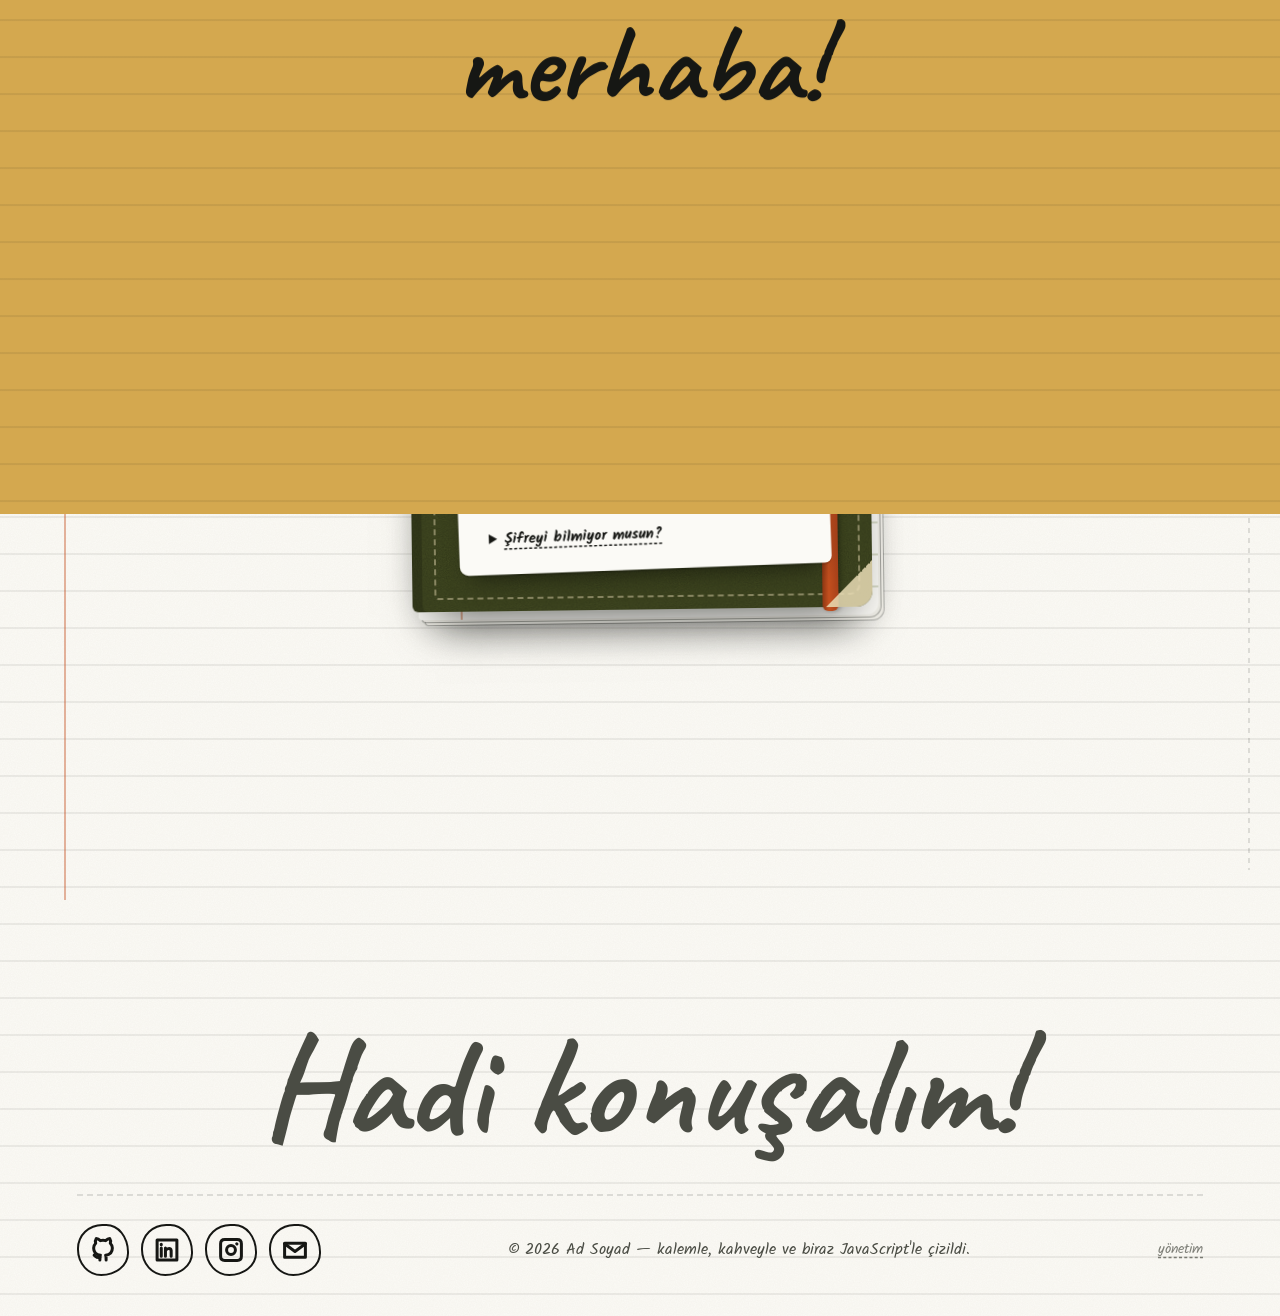
<file: admin.html>
<!DOCTYPE html>
<html lang="tr" class="no-js">
<head>
  <meta charset="UTF-8">
  <meta name="viewport" content="width=device-width, initial-scale=1.0">
  <meta name="robots" content="noindex, nofollow">
  <title data-i18n="admin.meta.title">Yönetim Paneli | Ad Soyad</title>
  <meta name="description" content="Ad Soyad kişisel sitesinin tarayıcıda çalışan demo yönetim paneli: iletişim formundan gelen mesajlar, profil içeriği ve ayarlar." data-i18n-attr="content:admin.meta.desc">
  <meta name="theme-color" content="#fbfaf6">
  <link rel="icon" href="data:image/svg+xml,%3Csvg xmlns='http://www.w3.org/2000/svg' viewBox='0 0 100 100'%3E%3Ctext y='.9em' font-size='90'%3E%E2%9C%8F%EF%B8%8F%3C/text%3E%3C/svg%3E">
  <link rel="preload" href="fonts/caveat-400-700-latin.woff2" as="font" type="font/woff2" crossorigin>
  <link rel="preload" href="fonts/caveat-400-700-latin-ext.woff2" as="font" type="font/woff2" crossorigin>
  <link rel="preload" href="fonts/kalam-400-latin.woff2" as="font" type="font/woff2" crossorigin>
  <link rel="preload" href="fonts/kalam-400-latin-ext.woff2" as="font" type="font/woff2" crossorigin>
  <link rel="stylesheet" href="css/fonts.css">
  <link rel="stylesheet" href="css/core.css">
  <link rel="stylesheet" href="css/pages/admin.css">
  <script>
    (function () {
      var d = document.documentElement, t = null, l = null;
      try { t = localStorage.getItem("theme"); l = localStorage.getItem("lang"); } catch (e) {}
      if (t === "dark" || (!t && matchMedia("(prefers-color-scheme: dark)").matches)) d.setAttribute("data-theme", "dark");
      if (l === "en") { d.lang = "en"; d.classList.add("lang-pending"); }
      try {
        if (!matchMedia("(prefers-reduced-motion: reduce)").matches &&
            (!sessionStorage.getItem("doodle-visited") || sessionStorage.getItem("doodle-transition") === "1")) d.classList.add("doodle-cover");
      } catch (e) {}
    })();
  </script>
</head>
<body data-page-name="yönetim" data-page-name-en="admin" class="admin-body">
  <a class="skip-link" href="#main" data-i18n="a11y.skip">İçeriğe geç</a>

  <header class="nav">
    <div class="container nav__inner">
      <a href="index.html" class="nav__logo" aria-label="Ad Soyad">
        <span class="doodle" data-doodle="sparkle"></span>ad.soyad
      </a>
      <nav aria-label="Ana menü" data-i18n-attr="aria-label:nav.menuLabel">
        <ul class="nav__links">
          <li><a class="nav__link" href="index.html" data-page-name="ana sayfa" data-page-name-en="home" data-i18n="nav.home">Ana Sayfa</a></li>
          <li><a class="nav__link" href="hakkimda.html" data-page-name="hakkımda" data-page-name-en="about" data-i18n="nav.about">Hakkımda</a></li>
          <li><a class="nav__link" href="projeler.html" data-page-name="projeler" data-page-name-en="projects" data-i18n="nav.work">Projeler</a></li>
          <li><a class="nav__link" href="blog.html" data-page-name="blog" data-page-name-en="blog" data-i18n="nav.blog">Blog</a></li>
          <li><a class="nav__link" href="galeri.html" data-page-name="galeri" data-page-name-en="gallery" data-i18n="nav.gallery">Galeri</a></li>
          <li><a class="nav__link" href="iletisim.html" data-page-name="iletişim" data-page-name-en="contact" data-i18n="nav.contact">İletişim</a></li>
        </ul>
      </nav>
      <div class="nav__actions">
        <button class="icon-btn lang-toggle" type="button" aria-label="Switch to English">
          <span class="lang-toggle__label">EN</span>
        </button>
        <button class="icon-btn theme-toggle" type="button" aria-label="Temayı değiştir">
          <span class="doodle doodle--moon" data-doodle="moon"></span>
          <span class="doodle doodle--sun" data-doodle="sun"></span>
        </button>
        <button class="icon-btn burger" type="button" aria-label="Menüyü aç" aria-expanded="false" aria-controls="mobileMenu">
          <span class="burger__lines"><span></span><span></span><span></span></span>
        </button>
      </div>
    </div>
  </header>

  <div class="mobile-menu" id="mobileMenu" aria-hidden="true">
    <a href="index.html" data-page-name="ana sayfa" data-page-name-en="home"><small>01</small><span data-i18n="nav.home">Ana Sayfa</span></a>
    <a href="hakkimda.html" data-page-name="hakkımda" data-page-name-en="about"><small>02</small><span data-i18n="nav.about">Hakkımda</span></a>
    <a href="projeler.html" data-page-name="projeler" data-page-name-en="projects"><small>03</small><span data-i18n="nav.work">Projeler</span></a>
    <a href="blog.html" data-page-name="blog" data-page-name-en="blog"><small>04</small><span data-i18n="nav.blog">Blog</span></a>
    <a href="galeri.html" data-page-name="galeri" data-page-name-en="gallery"><small>05</small><span data-i18n="nav.gallery">Galeri</span></a>
    <a href="iletisim.html" data-page-name="iletişim" data-page-name-en="contact"><small>06</small><span data-i18n="nav.contact">İletişim</span></a>
  </div>

  <main id="main" class="admin">
    <div class="container admin__wrap">

      <header class="admin-head">
        <h1 class="admin-head__title"><span class="doodle" data-doodle="pencil"></span><span data-i18n="admin.h1">Yönetim paneli</span></h1>
        <p class="admin-head__demo"><span class="doodle" data-doodle="asterisk"></span><span data-i18n="admin.demo"><strong>Demo panel:</strong> veriler yalnızca bu tarayıcıda (localStorage) saklanır, sunucuya gitmez.</span></p>
      </header>

      <!-- ================= GİRİŞ ================= -->
      <section class="admin-gate" id="adminGate" aria-labelledby="gate-title">
        <div class="admin-book" id="adminBook">
          <div class="admin-book__page" aria-hidden="true">
            <span class="admin-book__lines"></span>
            <span class="admin-book__scribble hand-note" data-i18n="admin.gate.inside">hoş geldin!</span>
          </div>
          <div class="admin-book__cover" id="adminCover">
            <span class="admin-book__band" aria-hidden="true"></span>
            <span class="admin-book__corner" aria-hidden="true"></span>
            <div class="admin-book__label">
              <span class="tape admin-book__tape" aria-hidden="true"></span>
              <h2 class="admin-book__title" id="gate-title" data-i18n="admin.gate.title">Defteri aç</h2>
              <p class="admin-book__sub" data-i18n="admin.gate.sub">ad.soyad · yönetim defteri</p>

              <form class="admin-login" id="loginForm" novalidate>
                <label class="admin-label" for="loginPass" data-i18n="admin.gate.pass">Şifre</label>
                <div class="admin-pass">
                  <input class="admin-input" id="loginPass" name="password" type="password" autocomplete="current-password" required aria-describedby="loginError" spellcheck="false" autocapitalize="off">
                  <button class="admin-pass__eye" type="button" data-toggle-pass="loginPass" aria-pressed="false" aria-label="Şifreyi göster" data-i18n-attr="aria-label:admin.pass.show"><span class="doodle" data-doodle="eye"></span></button>
                </div>
                <p class="admin-error" id="loginError" role="alert"></p>
                <button class="admin-btn admin-btn--primary admin-login__submit" type="submit" data-juice><span data-i18n="admin.gate.open">Defteri aç</span><span class="doodle" data-doodle="arrow"></span></button>
              </form>

              <details class="admin-hint">
                <summary data-i18n="admin.gate.hintQ">Şifreyi bilmiyor musun?</summary>
                <p data-i18n="admin.gate.hintA">Varsayılan şifre proje teslim notunda yazıyor. Değiştirip unuttuysan bu sitenin tarayıcı verilerini silmek şifreyi varsayılana döndürür (mesajlar da silinir).</p>
              </details>
            </div>
          </div>
        </div>
      </section>

      <!-- ================= PANEL ================= -->
      <div class="admin-app" id="adminApp" hidden>
        <aside class="admin-side">
          <div class="admin-tabs" role="tablist" aria-label="Panel bölümleri" data-i18n-attr="aria-label:admin.tabs.label">
            <button class="admin-tab" role="tab" id="tab-overview" aria-controls="panel-overview" aria-selected="true" data-tab="overview" type="button">
              <span class="doodle" data-doodle="sun"></span><span data-i18n="admin.tab.overview">Özet</span>
            </button>
            <button class="admin-tab" role="tab" id="tab-messages" aria-controls="panel-messages" aria-selected="false" tabindex="-1" data-tab="messages" type="button">
              <span class="doodle" data-doodle="mail"></span><span data-i18n="admin.tab.messages">Mesajlar</span><span class="admin-badge" id="unreadBadge" hidden></span>
            </button>
            <button class="admin-tab" role="tab" id="tab-profile" aria-controls="panel-profile" aria-selected="false" tabindex="-1" data-tab="profile" type="button">
              <span class="doodle" data-doodle="smiley"></span><span data-i18n="admin.tab.profile">Profil</span>
            </button>
            <button class="admin-tab" role="tab" id="tab-settings" aria-controls="panel-settings" aria-selected="false" tabindex="-1" data-tab="settings" type="button">
              <span class="doodle" data-doodle="asterisk"></span><span data-i18n="admin.tab.settings">Ayarlar</span>
            </button>
          </div>
          <div class="admin-side__foot">
            <a class="admin-link" href="index.html"><span class="doodle" data-doodle="globe"></span><span data-i18n="admin.side.site">Siteyi gör</span></a>
            <button class="admin-link" type="button" id="logoutBtn"><span class="doodle" data-doodle="x"></span><span data-i18n="admin.side.logout">Çıkış yap</span></button>
          </div>
        </aside>

        <div class="admin-panels">

          <!-- ---------- ÖZET ---------- -->
          <section class="admin-panel" role="tabpanel" id="panel-overview" aria-labelledby="tab-overview" tabindex="-1">
            <div class="admin-panel__head">
              <h2 class="admin-panel__title" data-i18n="admin.ov.title">Özet</h2>
              <p class="admin-panel__lead" id="ovToday"></p>
            </div>

            <div class="admin-ov">
              <div class="admin-sheet admin-ov__ledger">
                <h3 class="admin-h3" data-i18n="admin.ov.ledger">Defter durumu</h3>
                <dl class="admin-ledger">
                  <div class="admin-ledger__row"><dt data-i18n="admin.ov.unread">Okunmamış mesaj</dt><dd id="ovUnread">0</dd></div>
                  <div class="admin-ledger__row"><dt data-i18n="admin.ov.total">Toplam mesaj</dt><dd id="ovTotal">0</dd></div>
                  <div class="admin-ledger__row"><dt data-i18n="admin.ov.last">Son mesaj</dt><dd id="ovLast">—</dd></div>
                  <div class="admin-ledger__row"><dt data-i18n="admin.ov.content">Profil içeriği</dt><dd id="ovContent">—</dd></div>
                </dl>
              </div>

              <figure class="admin-sheet admin-chart">
                <figcaption class="admin-h3" id="chartTitle" data-i18n="admin.ov.chart">Son 7 gün</figcaption>
                <svg class="admin-chart__svg" id="adminChart" viewBox="0 0 420 200" role="img" aria-labelledby="chartTitle chartDesc"><desc id="chartDesc"></desc></svg>
                <table class="sr-only" id="chartTable">
                  <caption data-i18n="admin.ov.chartTable">Son 7 günde gelen mesaj sayıları</caption>
                  <thead><tr><th scope="col" data-i18n="admin.ov.day">Gün</th><th scope="col" data-i18n="admin.ov.count">Mesaj</th></tr></thead>
                  <tbody></tbody>
                </table>
              </figure>

              <div class="admin-sheet admin-ov__recent">
                <div class="admin-row-head">
                  <h3 class="admin-h3" data-i18n="admin.ov.recent">Son mesajlar</h3>
                  <button class="admin-link admin-link--sm" type="button" data-goto="messages"><span data-i18n="admin.ov.all">hepsini gör</span><span class="doodle" data-doodle="arrow"></span></button>
                </div>
                <ul class="admin-recent" id="ovRecent"></ul>
              </div>
            </div>
          </section>

          <!-- ---------- MESAJLAR ---------- -->
          <section class="admin-panel" role="tabpanel" id="panel-messages" aria-labelledby="tab-messages" tabindex="-1" hidden>
            <div class="admin-panel__head">
              <h2 class="admin-panel__title" data-i18n="admin.msg.title">Mesajlar</h2>
              <p class="admin-panel__lead" id="msgSummary"></p>
            </div>

            <div class="admin-toolbar">
              <div class="admin-search">
                <label class="admin-label admin-label--inline" for="msgSearch"><span class="doodle" data-doodle="eye"></span><span class="sr-only" data-i18n="admin.msg.searchLabel">Mesajlarda ara</span></label>
                <input class="admin-input" id="msgSearch" type="search" placeholder="ad, e-posta, konu ya da metin ara" data-i18n-attr="placeholder:admin.msg.searchPh" autocomplete="off">
              </div>
              <div class="admin-seg" role="group" aria-label="Filtre" data-i18n-attr="aria-label:admin.msg.filter">
                <button class="admin-seg__btn" type="button" data-filter="all" aria-pressed="true" data-i18n="admin.msg.fAll">Tümü</button>
                <button class="admin-seg__btn" type="button" data-filter="unread" aria-pressed="false" data-i18n="admin.msg.fUnread">Okunmamış</button>
                <button class="admin-seg__btn" type="button" data-filter="read" aria-pressed="false" data-i18n="admin.msg.fRead">Okunmuş</button>
              </div>
              <div class="admin-toolbar__actions">
                <button class="admin-btn admin-btn--ghost admin-btn--sm" type="button" id="markAllBtn" data-juice><span class="doodle" data-doodle="check"></span><span data-i18n="admin.msg.markAll">Tümünü okundu say</span></button>
                <button class="admin-btn admin-btn--ghost admin-btn--sm" type="button" id="exportJson" data-juice><span class="doodle" data-doodle="arrow-down"></span>JSON</button>
                <button class="admin-btn admin-btn--ghost admin-btn--sm" type="button" id="exportCsv" data-juice><span class="doodle" data-doodle="arrow-down"></span>CSV</button>
              </div>
            </div>

            <div class="admin-mail" id="adminMail">
              <div class="admin-mail__list">
                <p class="sr-only" id="msgListLabel" data-i18n="admin.msg.listLabel">Mesaj listesi</p>
                <ul class="admin-list" id="msgList" aria-labelledby="msgListLabel" data-lenis-prevent></ul>
                <div class="admin-empty" id="msgEmpty" hidden></div>
              </div>
              <article class="admin-detail admin-sheet" id="msgDetail" aria-labelledby="detailSubject" tabindex="-1">
                <div class="admin-detail__placeholder" id="detailEmpty">
                  <span class="doodle" data-doodle="arrow-curly"></span>
                  <p data-i18n="admin.msg.pick">Okumak için listeden bir mesaj seç.</p>
                </div>
                <div class="admin-detail__body" id="detailBody" hidden>
                  <button class="admin-link admin-link--sm admin-detail__back" type="button" id="detailBack"><span class="doodle" data-doodle="arrow"></span><span data-i18n="admin.msg.back">listeye dön</span></button>
                  <p class="admin-detail__topic" id="detailTopic"></p>
                  <h3 class="admin-detail__subject" id="detailSubject"></h3>
                  <dl class="admin-detail__meta">
                    <div><dt data-i18n="admin.msg.from">Kimden</dt><dd id="detailFrom"></dd></div>
                    <div><dt data-i18n="admin.msg.email">E-posta</dt><dd id="detailEmail"></dd></div>
                    <div><dt data-i18n="admin.msg.date">Tarih</dt><dd id="detailDate"></dd></div>
                  </dl>
                  <div class="admin-detail__text" id="detailText"></div>
                  <figure class="admin-detail__doodle" id="detailDoodle" hidden>
                    <img id="detailImg" alt="" width="400" height="170">
                    <figcaption data-i18n="admin.msg.doodle">ekteki doodle</figcaption>
                  </figure>
                  <div class="admin-detail__actions">
                    <a class="admin-btn admin-btn--primary" id="detailReply" href="#"><span class="doodle" data-doodle="mail"></span><span data-i18n="admin.msg.reply">Yanıtla</span></a>
                    <button class="admin-btn admin-btn--ghost" type="button" id="detailToggle" data-juice><span class="doodle" data-doodle="eye"></span><span id="detailToggleLabel"></span></button>
                    <button class="admin-btn admin-btn--danger" type="button" id="detailDelete" data-juice><span class="doodle" data-doodle="x"></span><span data-i18n="admin.msg.delete">Sil</span></button>
                  </div>
                </div>
              </article>
            </div>
          </section>

          <!-- ---------- PROFİL ---------- -->
          <section class="admin-panel" role="tabpanel" id="panel-profile" aria-labelledby="tab-profile" tabindex="-1" hidden>
            <div class="admin-panel__head">
              <h2 class="admin-panel__title" data-i18n="admin.pf.title">Profil ve içerik</h2>
              <p class="admin-panel__lead" data-i18n="admin.pf.lead">Sitede görünen ad, iletişim bilgileri ve bağlantılar. Kaydettikten sonra açık sayfaları yenileyince yeni hâli görünür.</p>
            </div>

            <div class="admin-pf">
              <form class="admin-sheet admin-form" id="profileForm" novalidate>
                <fieldset class="admin-fs">
                  <legend data-i18n="admin.pf.fsId">Kimlik</legend>
                  <div class="admin-field"><label class="admin-label" for="pf-name" data-i18n="admin.pf.name">Ad soyad</label><input class="admin-input" id="pf-name" name="name" maxlength="60" autocomplete="off"><p class="admin-error" id="pf-name-err"></p></div>
                  <div class="admin-field"><label class="admin-label" for="pf-title" data-i18n="admin.pf.titleL">Unvan</label><input class="admin-input" id="pf-title" name="title" maxlength="90" autocomplete="off"><p class="admin-error" id="pf-title-err"></p></div>
                </fieldset>
                <fieldset class="admin-fs">
                  <legend data-i18n="admin.pf.fsContact">İletişim</legend>
                  <div class="admin-field"><label class="admin-label" for="pf-email" data-i18n="admin.pf.email">E-posta</label><input class="admin-input" id="pf-email" name="email" type="email" maxlength="120" autocomplete="off" spellcheck="false"><p class="admin-error" id="pf-email-err"></p></div>
                  <div class="admin-field"><label class="admin-label" for="pf-phone" data-i18n="admin.pf.phone">Telefon</label><input class="admin-input" id="pf-phone" name="phone" type="tel" maxlength="24" autocomplete="off"><p class="admin-error" id="pf-phone-err"></p></div>
                  <div class="admin-field admin-field--wide"><label class="admin-label" for="pf-address" data-i18n="admin.pf.address">Adres</label><input class="admin-input" id="pf-address" name="address" maxlength="140" autocomplete="off"><p class="admin-error" id="pf-address-err"></p></div>
                  <div class="admin-field"><label class="admin-label" for="pf-city" data-i18n="admin.pf.city">Şehir</label><input class="admin-input" id="pf-city" name="city" maxlength="40" autocomplete="off"><p class="admin-error" id="pf-city-err"></p></div>
                </fieldset>
                <fieldset class="admin-fs">
                  <legend data-i18n="admin.pf.fsSchool">Okul</legend>
                  <div class="admin-field"><label class="admin-label" for="pf-university" data-i18n="admin.pf.university">Üniversite</label><input class="admin-input" id="pf-university" name="university" maxlength="80" autocomplete="off"><p class="admin-error" id="pf-university-err"></p></div>
                  <div class="admin-field"><label class="admin-label" for="pf-department" data-i18n="admin.pf.department">Bölüm</label><input class="admin-input" id="pf-department" name="department" maxlength="80" autocomplete="off"><p class="admin-error" id="pf-department-err"></p></div>
                </fieldset>
                <fieldset class="admin-fs">
                  <legend data-i18n="admin.pf.fsSocial">Bağlantılar</legend>
                  <div class="admin-field admin-field--wide"><label class="admin-label" for="pf-github">GitHub</label><input class="admin-input" id="pf-github" name="github" type="url" maxlength="200" autocomplete="off" spellcheck="false"><p class="admin-error" id="pf-github-err"></p></div>
                  <div class="admin-field admin-field--wide"><label class="admin-label" for="pf-linkedin">LinkedIn</label><input class="admin-input" id="pf-linkedin" name="linkedin" type="url" maxlength="200" autocomplete="off" spellcheck="false"><p class="admin-error" id="pf-linkedin-err"></p></div>
                  <div class="admin-field admin-field--wide"><label class="admin-label" for="pf-instagram">Instagram</label><input class="admin-input" id="pf-instagram" name="instagram" type="url" maxlength="200" autocomplete="off" spellcheck="false"><p class="admin-error" id="pf-instagram-err"></p></div>
                </fieldset>

                <div class="admin-form__actions">
                  <button class="admin-btn admin-btn--primary" type="submit" id="profileSave" data-juice><span class="doodle" data-doodle="check"></span><span data-i18n="admin.pf.save">Kaydet</span></button>
                  <button class="admin-btn admin-btn--ghost" type="button" id="profileReset" data-juice><span class="doodle" data-doodle="loop"></span><span data-i18n="admin.pf.reset">Varsayılana dön</span></button>
                  <p class="admin-form__state" id="profileState" aria-live="polite"></p>
                </div>
              </form>

              <aside class="admin-pf__preview" aria-labelledby="previewTitle">
                <h3 class="admin-h3" id="previewTitle" data-i18n="admin.pf.preview">Önizleme</h3>
                <div class="admin-card" id="previewCard">
                  <span class="tape admin-card__tape" aria-hidden="true"></span>
                  <p class="admin-card__name" data-pv="name"></p>
                  <p class="admin-card__title" data-pv="title"></p>
                  <p class="admin-card__school"><span data-pv="department"></span> · <span data-pv="university"></span></p>
                  <ul class="admin-card__rows">
                    <li><span class="doodle" data-doodle="mail"></span><span data-pv="email"></span></li>
                    <li><span class="doodle" data-doodle="phone"></span><span data-pv="phone"></span></li>
                    <li><span class="doodle" data-doodle="map-pin"></span><span data-pv="address"></span></li>
                  </ul>
                  <p class="admin-card__social" aria-hidden="true">
                    <span class="doodle" data-doodle="github"></span><span class="doodle" data-doodle="linkedin"></span><span class="doodle" data-doodle="instagram"></span>
                  </p>
                </div>
                <p class="admin-note" data-i18n="admin.pf.note">Bu bilgiler tek dilde saklanır; İngilizce sayfada da aynı metin görünür.</p>
              </aside>
            </div>
          </section>

          <!-- ---------- AYARLAR ---------- -->
          <section class="admin-panel" role="tabpanel" id="panel-settings" aria-labelledby="tab-settings" tabindex="-1" hidden>
            <div class="admin-panel__head">
              <h2 class="admin-panel__title" data-i18n="admin.st.title">Ayarlar</h2>
            </div>

            <div class="admin-st">
              <form class="admin-sheet admin-form" id="passForm" novalidate>
                <h3 class="admin-h3" data-i18n="admin.st.pass">Şifreyi değiştir</h3>
                <div class="admin-field"><label class="admin-label" for="st-cur" data-i18n="admin.st.cur">Şu anki şifre</label><input class="admin-input" id="st-cur" type="password" autocomplete="current-password" spellcheck="false"><p class="admin-error" id="st-cur-err"></p></div>
                <div class="admin-field"><label class="admin-label" for="st-new" data-i18n="admin.st.new">Yeni şifre</label><input class="admin-input" id="st-new" type="password" autocomplete="new-password" spellcheck="false" aria-describedby="st-new-hint st-new-err"><p class="admin-hintline" id="st-new-hint" data-i18n="admin.st.newHint">En az 6 karakter.</p><p class="admin-error" id="st-new-err"></p></div>
                <div class="admin-field"><label class="admin-label" for="st-rep" data-i18n="admin.st.rep">Yeni şifre (tekrar)</label><input class="admin-input" id="st-rep" type="password" autocomplete="new-password" spellcheck="false"><p class="admin-error" id="st-rep-err"></p></div>
                <div class="admin-form__actions">
                  <button class="admin-btn admin-btn--primary" type="submit" data-juice><span class="doodle" data-doodle="check"></span><span data-i18n="admin.st.passSave">Şifreyi kaydet</span></button>
                </div>
                <p class="admin-note" id="cryptoNote" hidden></p>
              </form>

              <div class="admin-sheet admin-st__backup">
                <h3 class="admin-h3" data-i18n="admin.st.backup">Yedek</h3>
                <p class="admin-note" data-i18n="admin.st.backupLead">Mesajları ve profil içeriğini tek bir JSON dosyasına indir, başka bir tarayıcıda geri yükle.</p>
                <div class="admin-form__actions">
                  <button class="admin-btn admin-btn--ghost" type="button" id="backupBtn" data-juice><span class="doodle" data-doodle="arrow-down"></span><span data-i18n="admin.st.download">Yedeği indir</span></button>
                  <label class="admin-btn admin-btn--ghost admin-file" data-juice>
                    <span class="doodle" data-doodle="arrow-curly"></span><span data-i18n="admin.st.restore">Yedekten yükle</span>
                    <input class="admin-file__input" type="file" id="restoreInput" accept="application/json,.json">
                  </label>
                </div>
              </div>

              <fieldset class="admin-sheet admin-st__look">
                <legend class="admin-h3" data-i18n="admin.st.look">Görünüm</legend>
                <p class="admin-label" id="themeLbl" data-i18n="admin.st.theme">Tema</p>
                <div class="admin-radios" role="radiogroup" aria-labelledby="themeLbl">
                  <label class="admin-radio"><input type="radio" name="theme" value="light"><span data-i18n="admin.st.light">Açık (beyaz defter)</span></label>
                  <label class="admin-radio"><input type="radio" name="theme" value="dark"><span data-i18n="admin.st.dark">Koyu (siyah defter)</span></label>
                  <label class="admin-radio"><input type="radio" name="theme" value="system"><span data-i18n="admin.st.system">Sistemle aynı</span></label>
                </div>
                <p class="admin-label" id="langLbl" data-i18n="admin.st.lang">Dil</p>
                <div class="admin-radios" role="radiogroup" aria-labelledby="langLbl">
                  <label class="admin-radio"><input type="radio" name="lang" value="tr"><span>Türkçe</span></label>
                  <label class="admin-radio"><input type="radio" name="lang" value="en"><span>English</span></label>
                </div>
              </fieldset>

              <div class="admin-sheet admin-st__danger">
                <h3 class="admin-h3" data-i18n="admin.st.danger">Sıfırlama</h3>
                <p class="admin-note" data-i18n="admin.st.dangerLead">Tüm mesajları, profil düzenlemelerini ve değiştirilmiş şifreyi siler. Geri alınamaz; önce yedek indirmen iyi olur.</p>
                <button class="admin-btn admin-btn--danger" type="button" id="wipeBtn" data-juice><span class="doodle" data-doodle="x"></span><span data-i18n="admin.st.wipe">Tüm verileri sıfırla</span></button>
              </div>
            </div>
          </section>

        </div>
      </div>
    </div>

    <div class="admin-toasts" id="adminToasts" role="status" aria-live="polite" aria-atomic="false"></div>

    <dialog class="admin-dialog" id="adminDialog" aria-labelledby="dlgTitle" aria-describedby="dlgText" data-lenis-prevent>
      <form method="dialog" class="admin-dialog__inner">
        <span class="tape admin-dialog__tape" aria-hidden="true"></span>
        <h2 class="admin-dialog__title" id="dlgTitle"></h2>
        <p class="admin-dialog__text" id="dlgText"></p>
        <div class="admin-dialog__actions">
          <button class="admin-btn admin-btn--ghost" value="cancel" id="dlgCancel" type="submit"></button>
          <button class="admin-btn admin-btn--danger" value="ok" id="dlgOk" type="submit" data-juice></button>
        </div>
      </form>
    </dialog>
  </main>

  <footer class="footer">
    <svg class="footer__wave" viewBox="0 0 1200 60" preserveAspectRatio="none" aria-hidden="true" data-draw="scrub" data-start="top 95%" data-end="top 50%">
      <path d="M0 30 C 100 5, 200 55, 300 30 S 500 5, 600 30 S 800 55, 900 30 S 1100 5, 1200 30"/>
    </svg>
    <div class="container">
      <p class="footer__big"><a href="iletisim.html" data-page-name="iletişim" data-page-name-en="contact" data-i18n="footer.big">Hadi <span class="scribble-u">konuşalım</span>!</a></p>
      <div class="footer__row">
        <div class="footer__socials">
          <a href="https://github.com/" target="_blank" rel="noopener" aria-label="GitHub" data-bind-href="{github}"><span class="doodle" data-doodle="github" style="--size:26px"></span></a>
          <a href="https://linkedin.com/" target="_blank" rel="noopener" aria-label="LinkedIn" data-bind-href="{linkedin}"><span class="doodle" data-doodle="linkedin" style="--size:26px"></span></a>
          <a href="https://instagram.com/" target="_blank" rel="noopener" aria-label="Instagram" data-bind-href="{instagram}"><span class="doodle" data-doodle="instagram" style="--size:26px"></span></a>
          <a href="mailto:ornek@mail.com" aria-label="E-posta" data-bind-href="mailto:{email}"><span class="doodle" data-doodle="mail" style="--size:26px"></span></a>
        </div>
        <p class="footer__copy" data-i18n="footer.copy">© <span data-year>2026</span> Ad Soyad — kalemle, kahveyle ve biraz JavaScript'le çizildi.</p>
        <a class="footer__admin" href="admin.html" data-i18n="footer.admin">yönetim</a>
      </div>
    </div>
  </footer>

  <script src="js/vendor/gsap.min.js"></script>
  <script src="js/vendor/ScrollTrigger.min.js"></script>
  <script src="js/vendor/lenis.min.js"></script>
  <script src="js/core.js"></script>
  <script src="js/pages/admin.js"></script>
</body>
</html>
</file>
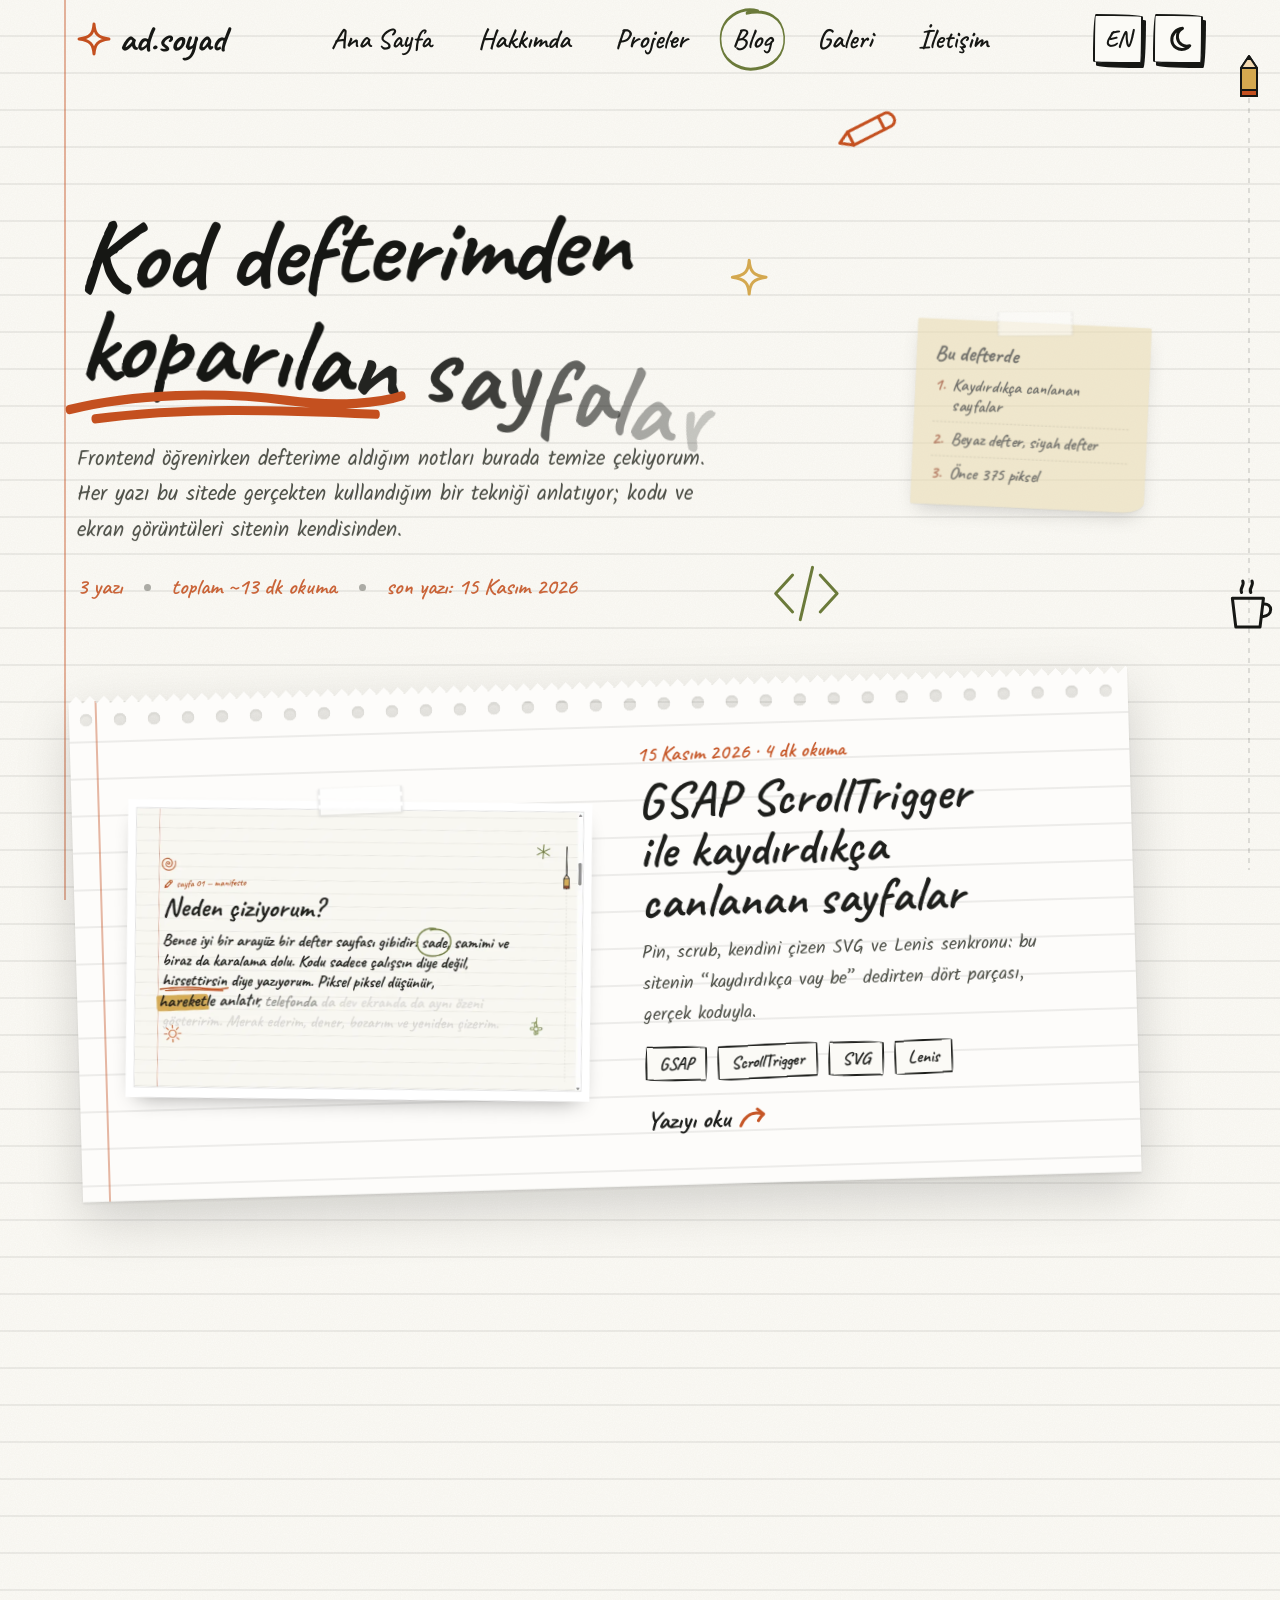
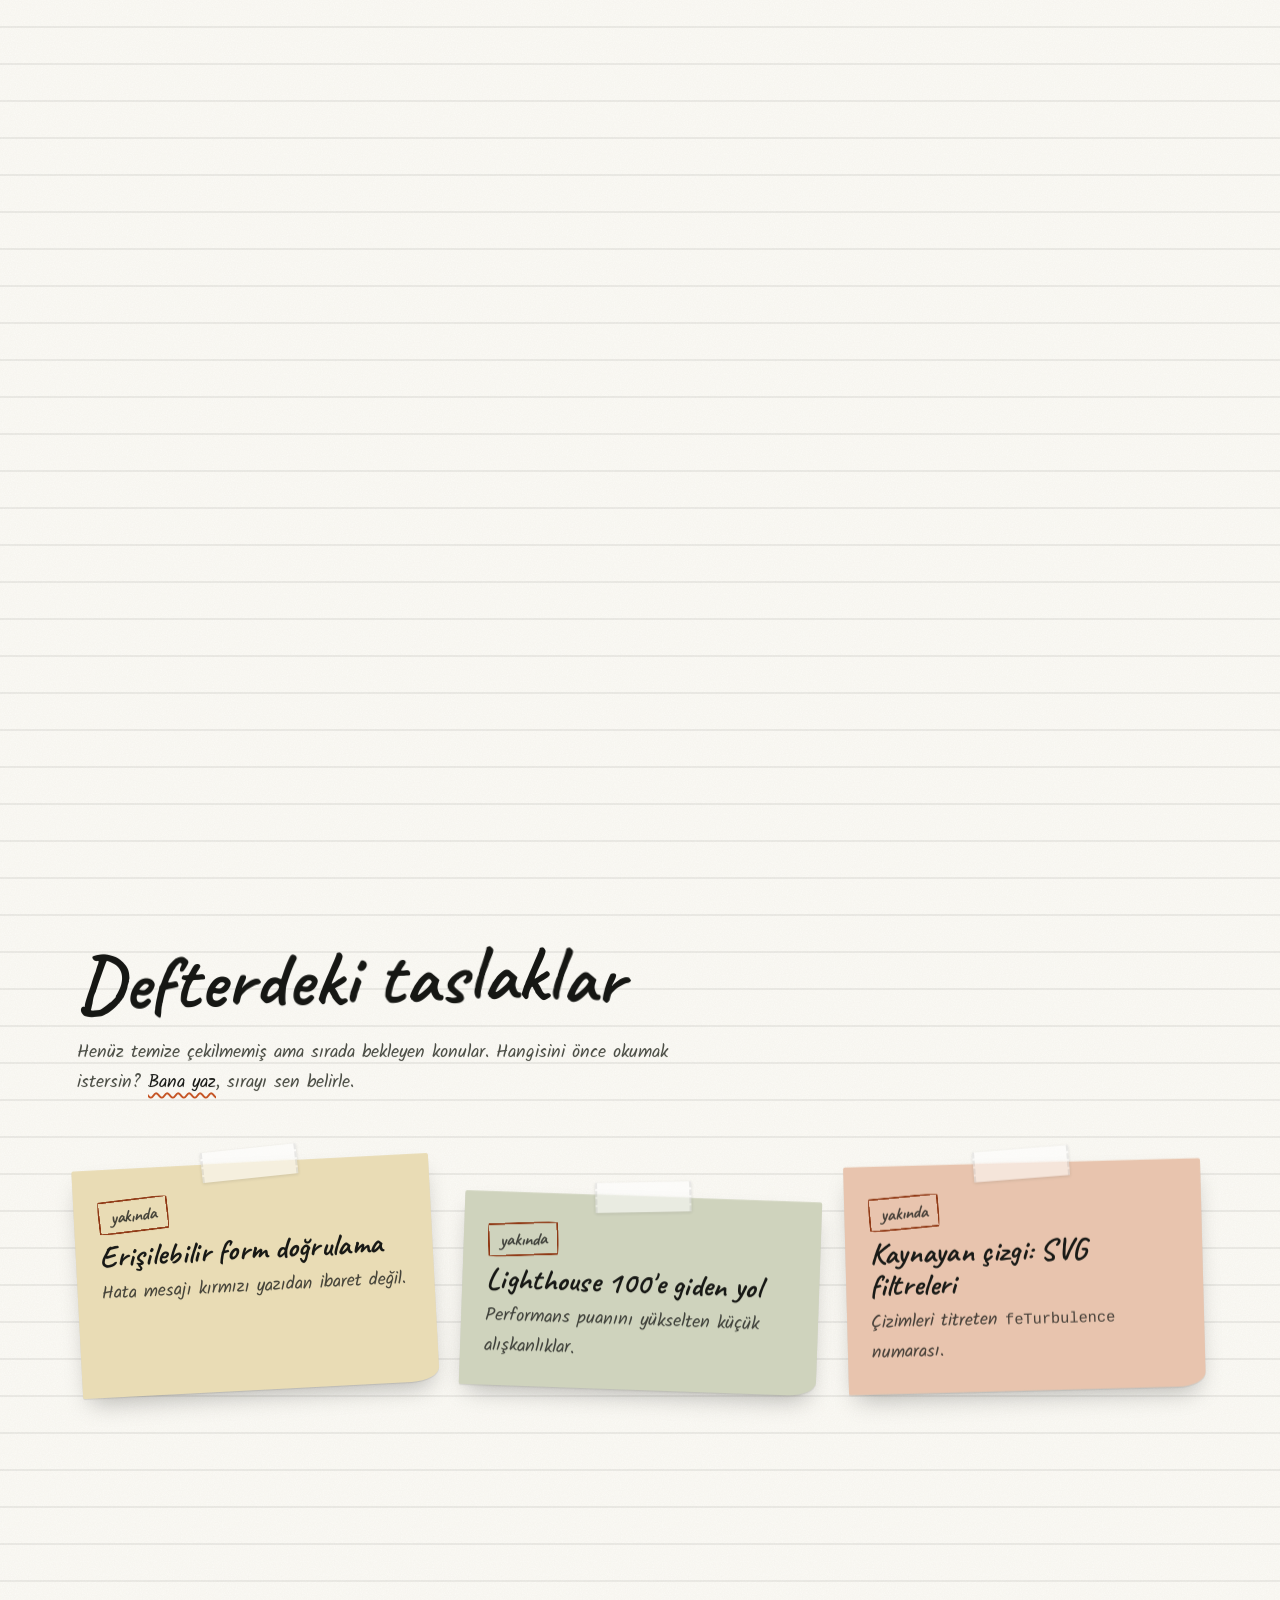
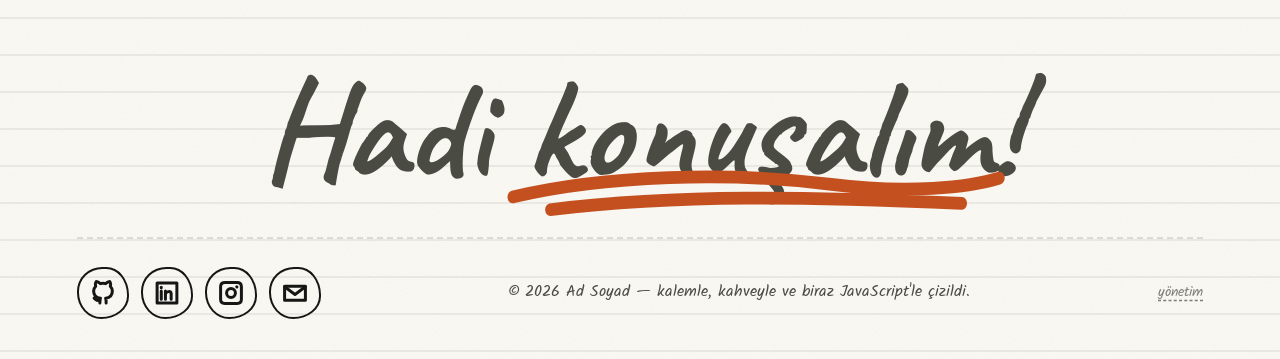
<file: blog.html>
<!DOCTYPE html>
<html lang="tr" class="no-js">
<head>
  <meta charset="UTF-8">
  <meta name="viewport" content="width=device-width, initial-scale=1.0">
  <meta name="description" content="Ad Soyad&#x27;ın frontend blogu: GSAP ScrollTrigger ile kaydırma animasyonları, CSS değişkenleriyle karanlık mod ve mobile first responsive tasarım üzerine ekran görüntülü yazılar." data-i18n-attr="content:blog.list.desc">
  <meta name="author" content="Ad Soyad">
  <meta name="theme-color" content="#fbfaf6">
  <title data-i18n="blog.list.metaTitle">Blog: kod defterimden sayfalar | Ad Soyad</title>
  <meta property="og:title" content="Blog: kod defterimden sayfalar | Ad Soyad" data-i18n-attr="content:blog.list.metaTitle">
  <meta property="og:description" content="Ad Soyad&#x27;ın frontend blogu: GSAP ScrollTrigger ile kaydırma animasyonları, CSS değişkenleriyle karanlık mod ve mobile first responsive tasarım üzerine ekran görüntülü yazılar." data-i18n-attr="content:blog.list.desc">
  <meta property="og:type" content="website">
  <meta property="og:image" content="img/blog/st-pin-mid.webp">
  <meta property="og:locale" content="tr_TR">
  <meta property="og:locale:alternate" content="en_US">
  <link rel="icon" href="data:image/svg+xml,%3Csvg xmlns='http://www.w3.org/2000/svg' viewBox='0 0 100 100'%3E%3Ctext y='.9em' font-size='90'%3E%E2%9C%8F%EF%B8%8F%3C/text%3E%3C/svg%3E">
  <link rel="preload" href="fonts/caveat-400-700-latin.woff2" as="font" type="font/woff2" crossorigin>
  <link rel="preload" href="fonts/caveat-400-700-latin-ext.woff2" as="font" type="font/woff2" crossorigin>
  <link rel="preload" href="fonts/kalam-400-latin.woff2" as="font" type="font/woff2" crossorigin>
  <link rel="preload" href="fonts/kalam-400-latin-ext.woff2" as="font" type="font/woff2" crossorigin>
  <link rel="stylesheet" href="css/fonts.css">
  <link rel="stylesheet" href="css/core.css">
  <link rel="stylesheet" href="css/pages/blog.css">
  <script>
    (function () {
      var d = document.documentElement, t = null, l = null;
      try { t = localStorage.getItem("theme"); l = localStorage.getItem("lang"); } catch (e) {}
      if (t === "dark" || (!t && matchMedia("(prefers-color-scheme: dark)").matches)) d.setAttribute("data-theme", "dark");
      if (l === "en") { d.lang = "en"; d.classList.add("lang-pending"); }
      try {
        if (!matchMedia("(prefers-reduced-motion: reduce)").matches &&
            (!sessionStorage.getItem("doodle-visited") || sessionStorage.getItem("doodle-transition") === "1")) d.classList.add("doodle-cover");
      } catch (e) {}
    })();
  </script>
  <script type="application/ld+json">
{
  "@context": "https://schema.org",
  "@type": "Blog",
  "name": "Ad Soyad — Kod Defteri",
  "alternateName": "Ad Soyad — Code Notebook",
  "description": "Ad Soyad'ın frontend blogu: GSAP ScrollTrigger ile kaydırma animasyonları, CSS değişkenleriyle karanlık mod ve mobile first responsive tasarım üzerine ekran görüntülü yazılar.",
  "url": "blog.html",
  "inLanguage": [
    "tr",
    "en"
  ],
  "author": {
    "@type": "Person",
    "name": "Ad Soyad",
    "email": "mailto:ornek@mail.com",
    "url": "hakkimda.html"
  },
  "blogPost": [
    {
      "@type": "BlogPosting",
      "headline": "GSAP ScrollTrigger ile kaydırdıkça canlanan sayfalar",
      "description": "Bu sitedeki kaydırma efektleri nasıl çalışıyor? GSAP ScrollTrigger ile pin, scrub, kendini çizen SVG (stroke-dashoffset) ve Lenis senkronu; gerçek kod ve ekran görüntüleriyle.",
      "url": "blog-scrolltrigger.html",
      "image": "img/blog/st-pin-mid.webp",
      "datePublished": "2026-11-15",
      "inLanguage": "tr",
      "wordCount": 604,
      "author": {
        "@type": "Person",
        "name": "Ad Soyad"
      }
    },
    {
      "@type": "BlogPosting",
      "headline": "CSS değişkenleriyle karanlık mod: beyaz defter, siyah defter",
      "description": "CSS custom property token'ları, [data-theme] seçicisi, localStorage ile tercih hatırlama, ilk boyamada yanıp sönmeyi önleyen head betiği ve View Transitions ile dairesel tema geçişi.",
      "url": "blog-karanlik-mod.html",
      "image": "img/blog/dm-split.webp",
      "datePublished": "2026-10-30",
      "inLanguage": "tr",
      "wordCount": 650,
      "author": {
        "@type": "Person",
        "name": "Ad Soyad"
      }
    },
    {
      "@type": "BlogPosting",
      "headline": "Mobile first responsive tasarım: önce 375 piksel",
      "description": "Mobile first yaklaşımı: içeriğe göre breakpoint seçimi, clamp() ile akışkan tipografi, 44 piksellik dokunmatik hedefler ve aynı sayfanın 375 ile 1280 piksel genişlikte karşılaştırması.",
      "url": "blog-mobile-first.html",
      "image": "img/blog/mf-1280.webp",
      "datePublished": "2026-10-12",
      "inLanguage": "tr",
      "wordCount": 678,
      "author": {
        "@type": "Person",
        "name": "Ad Soyad"
      }
    }
  ]
}
  </script>
</head>
<body class="blog-page blog-page--list" data-page-name="blog" data-page-name-en="blog">
  <a class="skip-link" href="#main" data-i18n="a11y.skip">İçeriğe geç</a>

  <header class="nav">
    <div class="container nav__inner">
      <a href="index.html" class="nav__logo" aria-label="Ad Soyad">
        <span class="doodle" data-doodle="sparkle"></span>ad.soyad
      </a>
      <nav aria-label="Ana menü" data-i18n-attr="aria-label:nav.menuLabel">
        <ul class="nav__links">
          <li><a class="nav__link" href="index.html" data-page-name="ana sayfa" data-page-name-en="home" data-i18n="nav.home">Ana Sayfa</a></li>
          <li><a class="nav__link" href="hakkimda.html" data-page-name="hakkımda" data-page-name-en="about" data-i18n="nav.about">Hakkımda</a></li>
          <li><a class="nav__link" href="projeler.html" data-page-name="projeler" data-page-name-en="projects" data-i18n="nav.work">Projeler</a></li>
          <li><a class="nav__link" href="blog.html" data-page-name="blog" data-page-name-en="blog" data-i18n="nav.blog">Blog</a></li>
          <li><a class="nav__link" href="galeri.html" data-page-name="galeri" data-page-name-en="gallery" data-i18n="nav.gallery">Galeri</a></li>
          <li><a class="nav__link" href="iletisim.html" data-page-name="iletişim" data-page-name-en="contact" data-i18n="nav.contact">İletişim</a></li>
        </ul>
      </nav>
      <div class="nav__actions">
        <button class="icon-btn lang-toggle" type="button" aria-label="Switch to English">
          <span class="lang-toggle__label">EN</span>
        </button>
        <button class="icon-btn theme-toggle" type="button" aria-label="Temayı değiştir">
          <span class="doodle doodle--moon" data-doodle="moon"></span>
          <span class="doodle doodle--sun" data-doodle="sun"></span>
        </button>
        <button class="icon-btn burger" type="button" aria-label="Menüyü aç" aria-expanded="false" aria-controls="mobileMenu">
          <span class="burger__lines"><span></span><span></span><span></span></span>
        </button>
      </div>
    </div>
  </header>

  <div class="mobile-menu" id="mobileMenu" aria-hidden="true">
    <a href="index.html" data-page-name="ana sayfa" data-page-name-en="home"><small>01</small><span data-i18n="nav.home">Ana Sayfa</span></a>
    <a href="hakkimda.html" data-page-name="hakkımda" data-page-name-en="about"><small>02</small><span data-i18n="nav.about">Hakkımda</span></a>
    <a href="projeler.html" data-page-name="projeler" data-page-name-en="projects"><small>03</small><span data-i18n="nav.work">Projeler</span></a>
    <a href="blog.html" data-page-name="blog" data-page-name-en="blog"><small>04</small><span data-i18n="nav.blog">Blog</span></a>
    <a href="galeri.html" data-page-name="galeri" data-page-name-en="gallery"><small>05</small><span data-i18n="nav.gallery">Galeri</span></a>
    <a href="iletisim.html" data-page-name="iletişim" data-page-name-en="contact"><small>06</small><span data-i18n="nav.contact">İletişim</span></a>
  </div>

  <main id="main" class="blog-main">
    <section class="blog-hero" aria-labelledby="blogTitle">
      <div class="blog-hero__deco" aria-hidden="true">
        <span class="blog-hero__d blog-hero__d--1" data-parallax="0.4"><span class="doodle" data-doodle="pencil" style="--size:clamp(40px,5vw,70px);--c:var(--pink)"></span></span>
        <span class="blog-hero__d blog-hero__d--2" data-parallax="0.25"><span class="doodle" data-doodle="code" style="--size:clamp(44px,6vw,84px);--c:var(--blue)"></span></span>
        <span class="blog-hero__d blog-hero__d--3" data-parallax="0.55"><span class="doodle" data-doodle="coffee" style="--size:clamp(36px,4.5vw,64px);--c:var(--ink)"></span></span>
        <span class="blog-hero__d blog-hero__d--4" data-parallax="0.3"><span class="doodle" data-doodle="sparkle" style="--size:clamp(26px,3vw,40px);--c:var(--yellow)"></span></span>
      </div>
      <div class="container blog-hero__inner">
        <h1 id="blogTitle" class="blog-hero__title" data-split data-i18n="blog.list.title">Kod defterimden <span class="scribble-u" data-color="var(--pink)">koparılan</span> sayfalar</h1>
        <p class="blog-hero__lead" data-reveal="up" data-delay="0.35" data-i18n="blog.list.lead">Frontend öğrenirken defterime aldığım notları burada temize çekiyorum. Her yazı bu sitede gerçekten kullandığım bir tekniği anlatıyor; kodu ve ekran görüntüleri sitenin kendisinden.</p>
        <ul class="blog-hero__facts" data-reveal="fade" data-delay="0.55">
          <li data-i18n="blog.list.count">3 yazı</li>
          <li data-i18n="blog.list.total">toplam ~13 dk okuma</li>
          <li><span data-i18n="blog.list.last">son yazı:</span> <time datetime="2026-11-15" data-i18n="blog.st.date">15 Kasım 2026</time></li>
        </ul>
        <nav class="blog-hero__index" aria-labelledby="indexTitle">
          <div class="blog-hero__index-in" data-reveal="pop" data-delay="0.7">
            <div class="sticky yellow blog-hero__index-paper" style="--r:3deg">
              <span class="tape" aria-hidden="true"></span>
              <p class="blog-hero__index-title" id="indexTitle" data-i18n="blog.list.index">Bu defterde</p>
              <ol>
                <li><a href="#post-st" data-i18n="blog.st.short">Kaydırdıkça canlanan sayfalar</a></li>
                <li><a href="#post-dm" data-i18n="blog.dm.short">Beyaz defter, siyah defter</a></li>
                <li><a href="#post-mf" data-i18n="blog.mf.short">Önce 375 piksel</a></li>
              </ol>
            </div>
          </div>
        </nav>
      </div>
    </section>

    <section class="blog-list-sec" aria-label="Yazılar" data-i18n-attr="aria-label:blog.list.posts">
      <ol class="blog-list container">
        <li class="blog-item" id="post-st" style="--r:-1.4deg">
          <article class="blog-card" aria-labelledby="card-st">
            <div class="blog-card__paper">
              <div class="blog-card__shot">
                <span class="tape" aria-hidden="true"></span>
                <img src="img/blog/st-pin-mid.webp" width="1280" height="800" fetchpriority="high" decoding="async" alt="">
              </div>
              <div class="blog-card__body">
                <p class="blog-card__meta"><time datetime="2026-11-15" data-i18n="blog.st.date">15 Kasım 2026</time><span aria-hidden="true"> · </span><span data-i18n="blog.st.read">4 dk okuma</span></p>
                <h2 class="blog-card__title" id="card-st"><a href="blog-scrolltrigger.html" data-page-name="kaydırdıkça canlanan sayfalar" data-i18n="blog.st.title">GSAP ScrollTrigger ile kaydırdıkça canlanan sayfalar</a></h2>
                <p class="blog-card__excerpt" data-i18n="blog.st.excerpt">Pin, scrub, kendini çizen SVG ve Lenis senkronu: bu sitenin “kaydırdıkça vay be” dedirten dört parçası, gerçek koduyla.</p>
                <ul class="blog-card__tags" aria-label="Etiketler" data-i18n-attr="aria-label:blog.ui.tags"><li class="chip" style="--r:1.2deg">GSAP</li><li class="chip" style="--r:-1.5deg">ScrollTrigger</li><li class="chip" style="--r:1.2deg">SVG</li><li class="chip" style="--r:-1.5deg">Lenis</li></ul>
                <span class="blog-card__cta" aria-hidden="true"><span data-i18n="blog.ui.readPost">Yazıyı oku</span><span class="doodle" data-doodle="arrow" style="--size:34px;--c:var(--pink)"></span></span>
              </div>
            </div>
          </article>
        </li>
        <li class="blog-item" id="post-dm" style="--r:1.1deg">
          <article class="blog-card" aria-labelledby="card-dm">
            <div class="blog-card__paper">
              <div class="blog-card__shot">
                <span class="tape" aria-hidden="true"></span>
                <img src="img/blog/dm-split.webp" width="1280" height="800" loading="lazy" decoding="async" alt="">
              </div>
              <div class="blog-card__body">
                <p class="blog-card__meta"><time datetime="2026-10-30" data-i18n="blog.dm.date">30 Ekim 2026</time><span aria-hidden="true"> · </span><span data-i18n="blog.dm.read">5 dk okuma</span></p>
                <h2 class="blog-card__title" id="card-dm"><a href="blog-karanlik-mod.html" data-page-name="beyaz defter, siyah defter" data-i18n="blog.dm.title">CSS değişkenleriyle karanlık mod: beyaz defter, siyah defter</a></h2>
                <p class="blog-card__excerpt" data-i18n="blog.dm.excerpt">Token'lar, <code>[data-theme]</code>, localStorage, ilk boyamadaki beyaz flaşı önleyen dört satır ve ay düğmesinden yayılan dairesel geçiş.</p>
                <ul class="blog-card__tags" aria-label="Etiketler" data-i18n-attr="aria-label:blog.ui.tags"><li class="chip" style="--r:1.2deg">CSS</li><li class="chip" style="--r:-1.5deg">Custom Properties</li><li class="chip" style="--r:1.2deg">localStorage</li><li class="chip" style="--r:-1.5deg">View Transitions</li></ul>
                <span class="blog-card__cta" aria-hidden="true"><span data-i18n="blog.ui.readPost">Yazıyı oku</span><span class="doodle" data-doodle="arrow" style="--size:34px;--c:var(--pink)"></span></span>
              </div>
            </div>
          </article>
        </li>
        <li class="blog-item" id="post-mf" style="--r:-0.7deg">
          <article class="blog-card" aria-labelledby="card-mf">
            <div class="blog-card__paper">
              <div class="blog-card__shot">
                <span class="tape" aria-hidden="true"></span>
                <img src="img/blog/mf-1280.webp" width="1280" height="800" loading="lazy" decoding="async" alt="">
              </div>
              <div class="blog-card__body">
                <p class="blog-card__meta"><time datetime="2026-10-12" data-i18n="blog.mf.date">12 Ekim 2026</time><span aria-hidden="true"> · </span><span data-i18n="blog.mf.read">4 dk okuma</span></p>
                <h2 class="blog-card__title" id="card-mf"><a href="blog-mobile-first.html" data-page-name="önce 375 piksel" data-i18n="blog.mf.title">Mobile first responsive tasarım: önce 375 piksel</a></h2>
                <p class="blog-card__excerpt" data-i18n="blog.mf.excerpt">Breakpoint'leri cihaza değil içeriğe göre seçmek, <code>clamp()</code> ile büyüyen başlıklar, parmak boyu dokunmatik hedefler ve 375 ile 1280'in yan yana kıyası.</p>
                <ul class="blog-card__tags" aria-label="Etiketler" data-i18n-attr="aria-label:blog.ui.tags"><li class="chip" style="--r:1.2deg">Responsive</li><li class="chip" style="--r:-1.5deg">CSS</li><li class="chip" style="--r:1.2deg">clamp()</li><li class="chip" style="--r:-1.5deg" data-i18n="blog.mf.tag3">Erişilebilirlik</li></ul>
                <span class="blog-card__cta" aria-hidden="true"><span data-i18n="blog.ui.readPost">Yazıyı oku</span><span class="doodle" data-doodle="arrow" style="--size:34px;--c:var(--pink)"></span></span>
              </div>
            </div>
          </article>
        </li>
      </ol>
    </section>

    <section class="blog-drafts section" aria-labelledby="draftsTitle">
      <div class="container">
        <div class="blog-drafts__head">
          <h2 id="draftsTitle" data-split data-i18n="blog.list.drafts">Defterdeki taslaklar</h2>
          <p data-reveal="up" data-i18n="blog.list.draftsLead">Henüz temize çekilmemiş ama sırada bekleyen konular. Hangisini önce okumak istersin? <a href="iletisim.html" data-page-name="iletişim">Bana yaz</a>, sırayı sen belirle.</p>
        </div>
        <ul class="blog-drafts__list">
          <li class="blog-draft" data-reveal="up" data-delay="0.00">
            <div class="sticky yellow blog-draft__paper" style="--r:-3deg">
              <span class="tape" aria-hidden="true"></span>
              <p class="blog-draft__soon" data-i18n="blog.list.soon">yakında</p>
              <h3 class="blog-draft__title" data-i18n="blog.list.d0.t">Erişilebilir form doğrulama</h3>
              <p data-i18n="blog.list.d0.d">Hata mesajı kırmızı yazıdan ibaret değil.</p>
            </div>
          </li>
          <li class="blog-draft" data-reveal="up" data-delay="0.12">
            <div class="sticky blue blog-draft__paper" style="--r:2deg">
              <span class="tape" aria-hidden="true"></span>
              <p class="blog-draft__soon" data-i18n="blog.list.soon">yakında</p>
              <h3 class="blog-draft__title" data-i18n="blog.list.d1.t">Lighthouse 100'e giden yol</h3>
              <p data-i18n="blog.list.d1.d">Performans puanını yükselten küçük alışkanlıklar.</p>
            </div>
          </li>
          <li class="blog-draft" data-reveal="up" data-delay="0.24">
            <div class="sticky pink blog-draft__paper" style="--r:-1.5deg">
              <span class="tape" aria-hidden="true"></span>
              <p class="blog-draft__soon" data-i18n="blog.list.soon">yakında</p>
              <h3 class="blog-draft__title" data-i18n="blog.list.d2.t">Kaynayan çizgi: SVG filtreleri</h3>
              <p data-i18n="blog.list.d2.d">Çizimleri titreten <code>feTurbulence</code> numarası.</p>
            </div>
          </li>
        </ul>
      </div>
    </section>
  </main>

  <footer class="footer">
    <svg class="footer__wave" viewBox="0 0 1200 60" preserveAspectRatio="none" aria-hidden="true" data-draw="scrub" data-start="top 95%" data-end="top 50%">
      <path d="M0 30 C 100 5, 200 55, 300 30 S 500 5, 600 30 S 800 55, 900 30 S 1100 5, 1200 30"/>
    </svg>
    <div class="container">
      <p class="footer__big"><a href="iletisim.html" data-page-name="iletişim" data-page-name-en="contact" data-i18n="footer.big">Hadi <span class="scribble-u">konuşalım</span>!</a></p>
      <div class="footer__row">
        <div class="footer__socials">
          <a href="https://github.com/" target="_blank" rel="noopener" aria-label="GitHub" data-bind-href="{github}"><span class="doodle" data-doodle="github" style="--size:26px"></span></a>
          <a href="https://linkedin.com/" target="_blank" rel="noopener" aria-label="LinkedIn" data-bind-href="{linkedin}"><span class="doodle" data-doodle="linkedin" style="--size:26px"></span></a>
          <a href="https://instagram.com/" target="_blank" rel="noopener" aria-label="Instagram" data-bind-href="{instagram}"><span class="doodle" data-doodle="instagram" style="--size:26px"></span></a>
          <a href="mailto:ornek@mail.com" aria-label="E-posta" data-bind-href="mailto:{email}"><span class="doodle" data-doodle="mail" style="--size:26px"></span></a>
        </div>
        <p class="footer__copy" data-i18n="footer.copy">© <span data-year>2026</span> Ad Soyad — kalemle, kahveyle ve biraz JavaScript'le çizildi.</p>
        <a class="footer__admin" href="admin.html" data-i18n="footer.admin">yönetim</a>
      </div>
    </div>
  </footer>

  <script src="js/vendor/gsap.min.js"></script>
  <script src="js/vendor/ScrollTrigger.min.js"></script>
  <script src="js/vendor/lenis.min.js"></script>
  <script src="js/core.js"></script>
  <script src="js/pages/blog.js"></script>
</body>
</html>
</file>
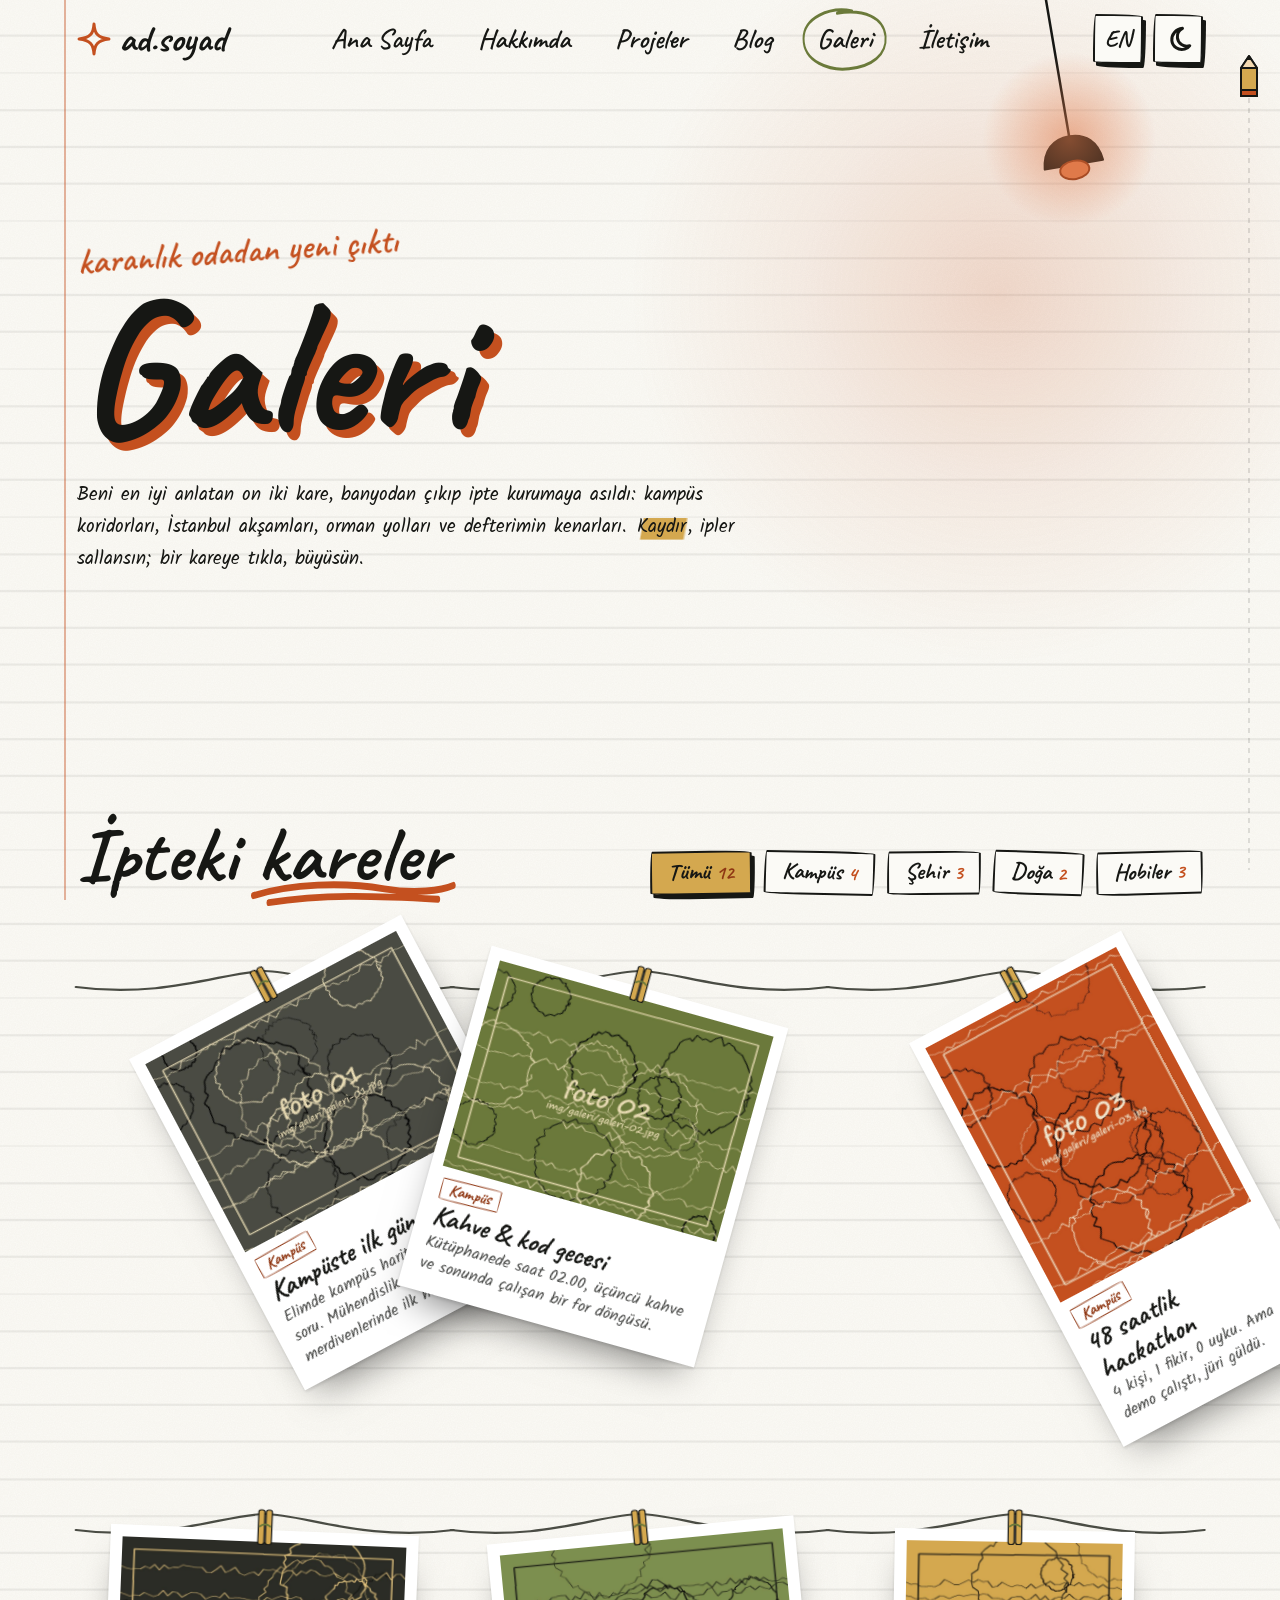
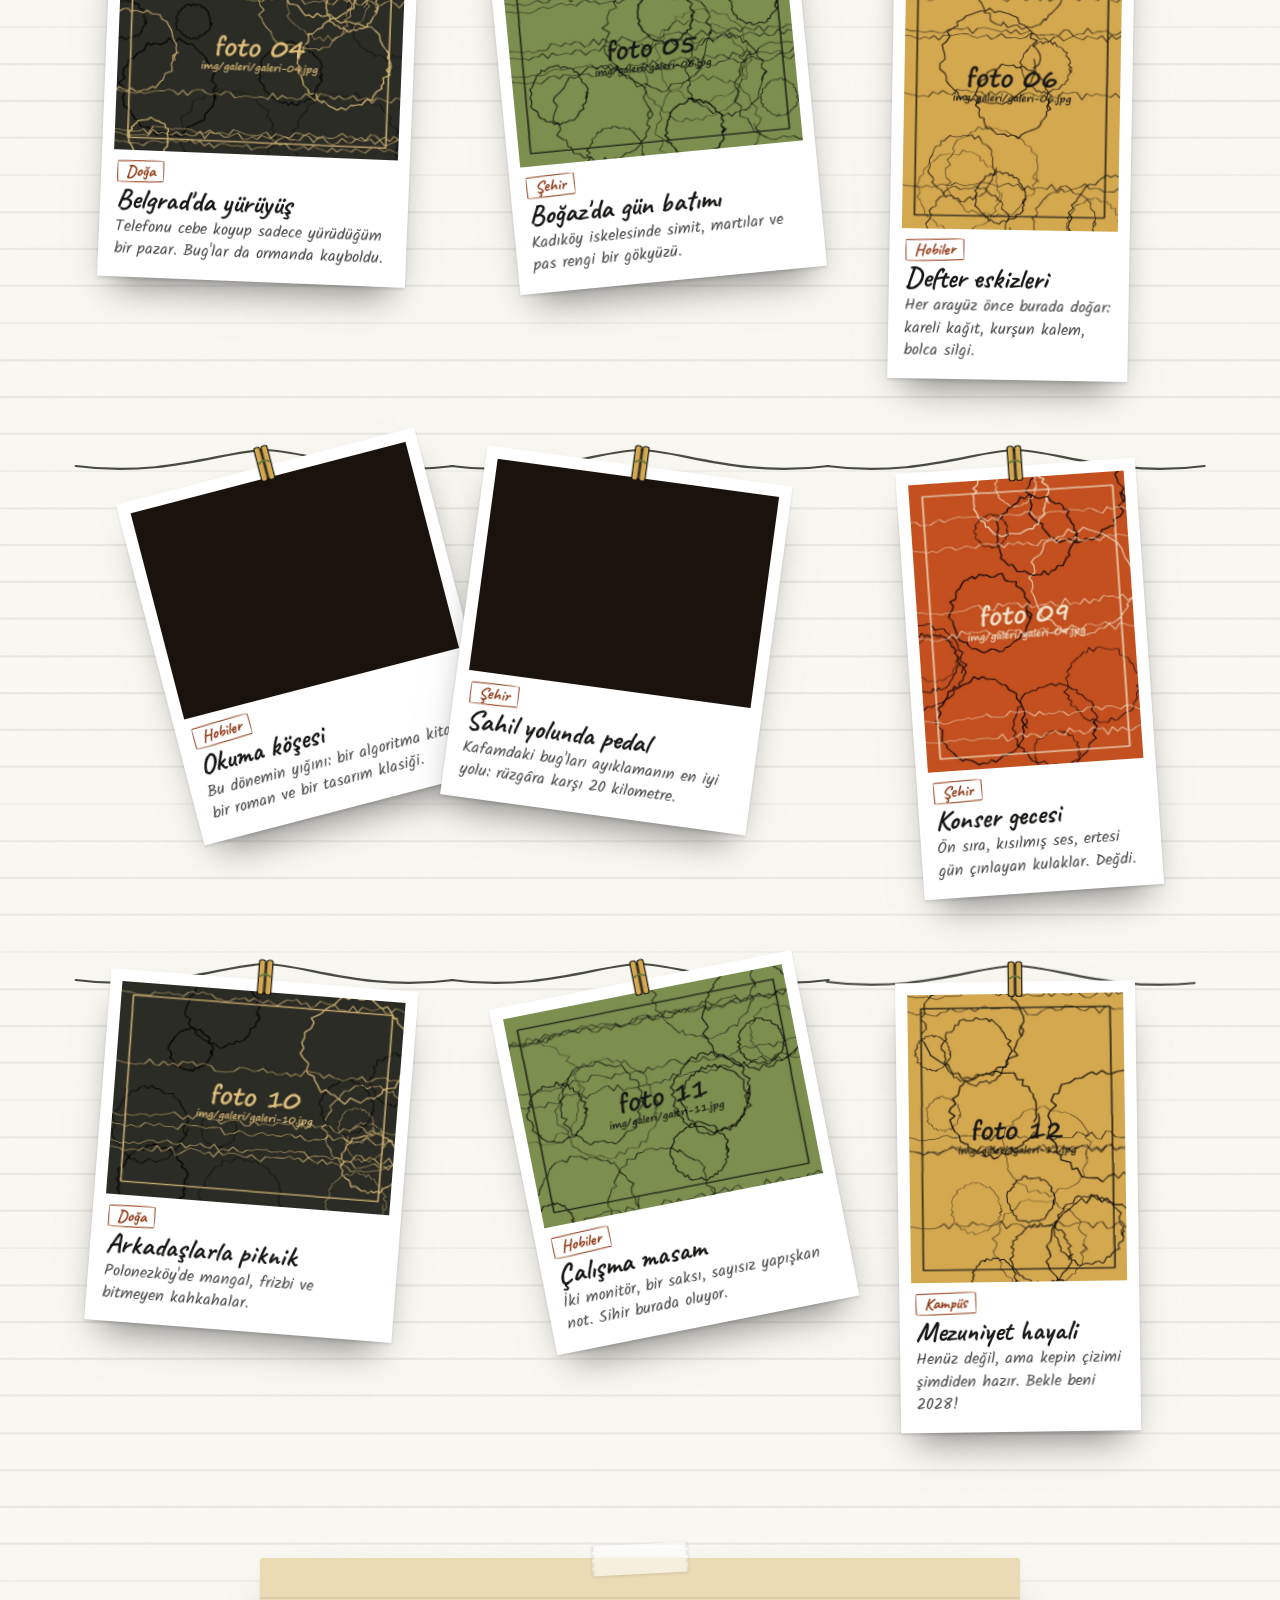
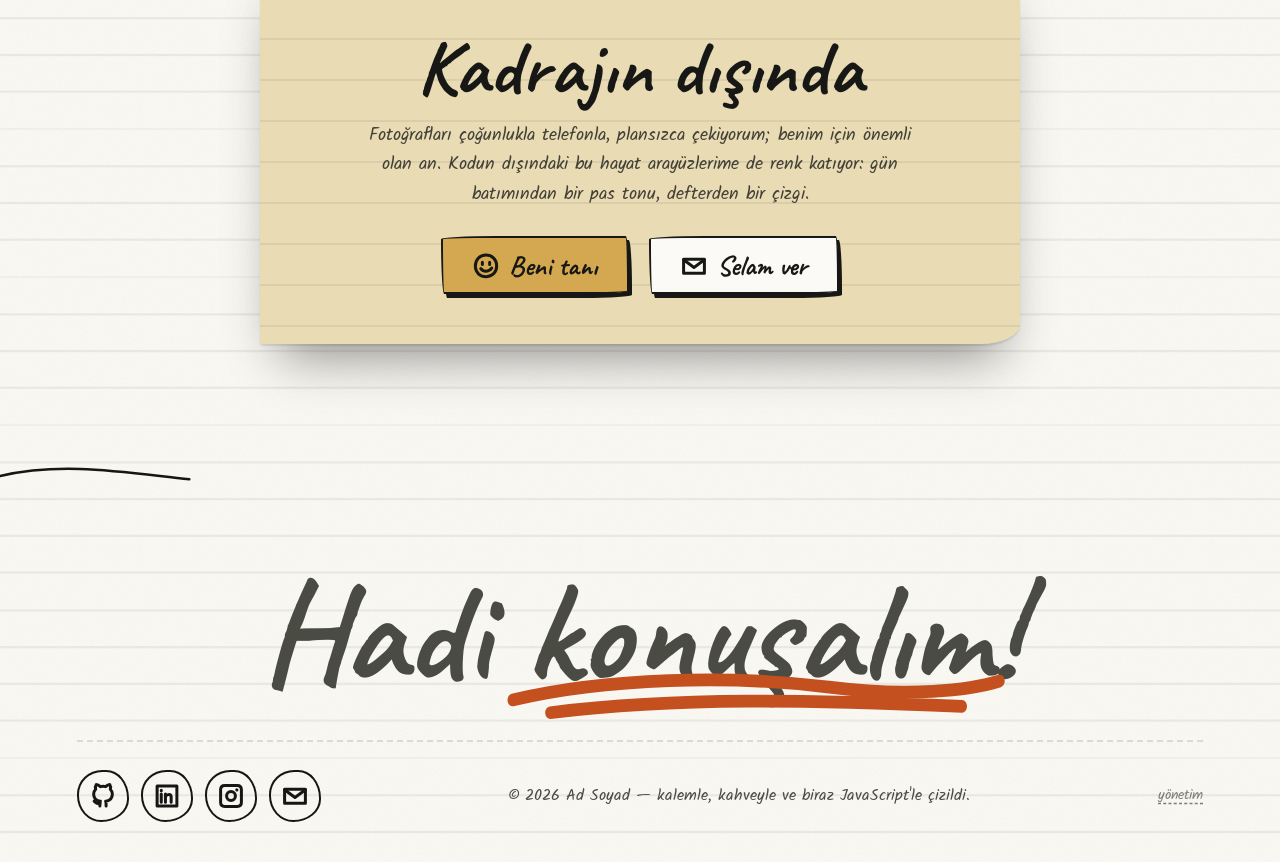
<file: galeri.html>
<!DOCTYPE html>
<html lang="tr" class="no-js">
<head>
  <meta charset="UTF-8">
  <meta name="viewport" content="width=device-width, initial-scale=1.0">
  <meta name="description" content="Ad Soyad'ın galerisi: kampüs, şehir, doğa ve hobilerden onu en iyi anlatan 12 fotoğraf ve kısa açıklamaları." data-i18n-attr="content:gallery.meta.desc">
  <meta name="theme-color" content="#fbfaf6">
  <meta property="og:type" content="website">
  <meta property="og:title" content="Galeri | Ad Soyad" data-i18n-attr="content:gallery.meta.title">
  <meta property="og:description" content="Karanlık odadan yeni çıkmış 12 kare: kampüs, şehir, doğa ve hobiler." data-i18n-attr="content:gallery.meta.ogDesc">
  <meta property="og:image" content="img/galeri/galeri-05.jpg">
  <title data-i18n="gallery.meta.title">Galeri | Ad Soyad</title>
  <link rel="icon" href="data:image/svg+xml,%3Csvg xmlns='http://www.w3.org/2000/svg' viewBox='0 0 100 100'%3E%3Ctext y='.9em' font-size='90'%3E%E2%9C%8F%EF%B8%8F%3C/text%3E%3C/svg%3E">
  <link rel="preload" href="fonts/caveat-400-700-latin.woff2" as="font" type="font/woff2" crossorigin>
  <link rel="preload" href="fonts/caveat-400-700-latin-ext.woff2" as="font" type="font/woff2" crossorigin>
  <link rel="preload" href="fonts/kalam-400-latin.woff2" as="font" type="font/woff2" crossorigin>
  <link rel="preload" href="fonts/kalam-400-latin-ext.woff2" as="font" type="font/woff2" crossorigin>
  <link rel="stylesheet" href="css/fonts.css">
  <link rel="stylesheet" href="css/core.css">
  <link rel="stylesheet" href="css/pages/gallery.css">
  <script>
    (function () {
      var d = document.documentElement, t = null, l = null;
      try { t = localStorage.getItem("theme"); l = localStorage.getItem("lang"); } catch (e) {}
      if (t === "dark" || (!t && matchMedia("(prefers-color-scheme: dark)").matches)) d.setAttribute("data-theme", "dark");
      if (l === "en") { d.lang = "en"; d.classList.add("lang-pending"); }
      try {
        if (!matchMedia("(prefers-reduced-motion: reduce)").matches &&
            (!sessionStorage.getItem("doodle-visited") || sessionStorage.getItem("doodle-transition") === "1")) d.classList.add("doodle-cover");
      } catch (e) {}
    })();
  </script>
  <script type="application/ld+json">
{
  "@context": "https://schema.org",
  "@type": "ImageGallery",
  "name": "Galeri — Ad Soyad",
  "description": "Ad Soyad'ı yansıtan fotoğraflar ve kısa açıklamaları.",
  "inLanguage": [
    "tr",
    "en"
  ],
  "author": {
    "@type": "Person",
    "name": "Ad Soyad"
  },
  "associatedMedia": [
    {
      "@type": "ImageObject",
      "contentUrl": "img/galeri/galeri-01.jpg",
      "name": "Kampüste ilk gün",
      "caption": "Elimde kampüs haritası, kafamda bin soru. Mühendislik fakültesinin merdivenlerinde ilk hatıra.",
      "width": 1200,
      "height": 900
    },
    {
      "@type": "ImageObject",
      "contentUrl": "img/galeri/galeri-02.jpg",
      "name": "Kahve & kod gecesi",
      "caption": "Kütüphanede saat 02.00, üçüncü kahve ve sonunda çalışan bir for döngüsü.",
      "width": 1200,
      "height": 900
    },
    {
      "@type": "ImageObject",
      "contentUrl": "img/galeri/galeri-03.jpg",
      "name": "48 saatlik hackathon",
      "caption": "4 kişi, 1 fikir, 0 uyku. Ama demo çalıştı, jüri güldü.",
      "width": 900,
      "height": 1200
    },
    {
      "@type": "ImageObject",
      "contentUrl": "img/galeri/galeri-04.jpg",
      "name": "Belgrad'da yürüyüş",
      "caption": "Telefonu cebe koyup sadece yürüdüğüm bir pazar. Bug'lar da ormanda kayboldu.",
      "width": 1200,
      "height": 900
    },
    {
      "@type": "ImageObject",
      "contentUrl": "img/galeri/galeri-05.jpg",
      "name": "Boğaz'da gün batımı",
      "caption": "Kadıköy iskelesinde simit, martılar ve pas rengi bir gökyüzü.",
      "width": 1200,
      "height": 900
    },
    {
      "@type": "ImageObject",
      "contentUrl": "img/galeri/galeri-06.jpg",
      "name": "Defter eskizleri",
      "caption": "Her arayüz önce burada doğar: kareli kağıt, kurşun kalem, bolca silgi.",
      "width": 900,
      "height": 1200
    },
    {
      "@type": "ImageObject",
      "contentUrl": "img/galeri/galeri-07.jpg",
      "name": "Okuma köşesi",
      "caption": "Bu dönemin yığını: bir algoritma kitabı, bir roman ve bir tasarım klasiği.",
      "width": 1200,
      "height": 900
    },
    {
      "@type": "ImageObject",
      "contentUrl": "img/galeri/galeri-08.jpg",
      "name": "Sahil yolunda pedal",
      "caption": "Kafamdaki bug'ları ayıklamanın en iyi yolu: rüzgâra karşı 20 kilometre.",
      "width": 1200,
      "height": 900
    },
    {
      "@type": "ImageObject",
      "contentUrl": "img/galeri/galeri-09.jpg",
      "name": "Konser gecesi",
      "caption": "Ön sıra, kısılmış ses, ertesi gün çınlayan kulaklar. Değdi.",
      "width": 900,
      "height": 1200
    },
    {
      "@type": "ImageObject",
      "contentUrl": "img/galeri/galeri-10.jpg",
      "name": "Arkadaşlarla piknik",
      "caption": "Polonezköy'de mangal, frizbi ve bitmeyen kahkahalar.",
      "width": 1200,
      "height": 900
    },
    {
      "@type": "ImageObject",
      "contentUrl": "img/galeri/galeri-11.jpg",
      "name": "Çalışma masam",
      "caption": "İki monitör, bir saksı, sayısız yapışkan not. Sihir burada oluyor.",
      "width": 1200,
      "height": 900
    },
    {
      "@type": "ImageObject",
      "contentUrl": "img/galeri/galeri-12.jpg",
      "name": "Mezuniyet hayali",
      "caption": "Henüz değil, ama kepin çizimi şimdiden hazır. Bekle beni 2028!",
      "width": 900,
      "height": 1200
    }
  ]
}
  </script>
</head>
<body data-page-name="galeri" data-page-name-en="gallery">
  <a class="skip-link" href="#main" data-i18n="a11y.skip">İçeriğe geç</a>

  <header class="nav">
    <div class="container nav__inner">
      <a href="index.html" class="nav__logo" aria-label="Ad Soyad">
        <span class="doodle" data-doodle="sparkle"></span>ad.soyad
      </a>
      <nav aria-label="Ana menü" data-i18n-attr="aria-label:nav.menuLabel">
        <ul class="nav__links">
          <li><a class="nav__link" href="index.html" data-page-name="ana sayfa" data-page-name-en="home" data-i18n="nav.home">Ana Sayfa</a></li>
          <li><a class="nav__link" href="hakkimda.html" data-page-name="hakkımda" data-page-name-en="about" data-i18n="nav.about">Hakkımda</a></li>
          <li><a class="nav__link" href="projeler.html" data-page-name="projeler" data-page-name-en="projects" data-i18n="nav.work">Projeler</a></li>
          <li><a class="nav__link" href="blog.html" data-page-name="blog" data-page-name-en="blog" data-i18n="nav.blog">Blog</a></li>
          <li><a class="nav__link" href="galeri.html" data-page-name="galeri" data-page-name-en="gallery" data-i18n="nav.gallery">Galeri</a></li>
          <li><a class="nav__link" href="iletisim.html" data-page-name="iletişim" data-page-name-en="contact" data-i18n="nav.contact">İletişim</a></li>
        </ul>
      </nav>
      <div class="nav__actions">
        <button class="icon-btn lang-toggle" type="button" aria-label="Switch to English">
          <span class="lang-toggle__label">EN</span>
        </button>
        <button class="icon-btn theme-toggle" type="button" aria-label="Temayı değiştir">
          <span class="doodle doodle--moon" data-doodle="moon"></span>
          <span class="doodle doodle--sun" data-doodle="sun"></span>
        </button>
        <button class="icon-btn burger" type="button" aria-label="Menüyü aç" aria-expanded="false" aria-controls="mobileMenu">
          <span class="burger__lines"><span></span><span></span><span></span></span>
        </button>
      </div>
    </div>
  </header>

  <div class="mobile-menu" id="mobileMenu" aria-hidden="true">
    <a href="index.html" data-page-name="ana sayfa" data-page-name-en="home"><small>01</small><span data-i18n="nav.home">Ana Sayfa</span></a>
    <a href="hakkimda.html" data-page-name="hakkımda" data-page-name-en="about"><small>02</small><span data-i18n="nav.about">Hakkımda</span></a>
    <a href="projeler.html" data-page-name="projeler" data-page-name-en="projects"><small>03</small><span data-i18n="nav.work">Projeler</span></a>
    <a href="blog.html" data-page-name="blog" data-page-name-en="blog"><small>04</small><span data-i18n="nav.blog">Blog</span></a>
    <a href="galeri.html" data-page-name="galeri" data-page-name-en="gallery"><small>05</small><span data-i18n="nav.gallery">Galeri</span></a>
    <a href="iletisim.html" data-page-name="iletişim" data-page-name-en="contact"><small>06</small><span data-i18n="nav.contact">İletişim</span></a>
  </div>

  <main id="main">

    <!-- ============ 1. KARANLIK ODA GİRİŞİ ============ -->
    <section class="gallery-hero" aria-labelledby="galleryTitle">
      <div class="gallery-lamp-wrap">
        <button class="gallery-lamp" type="button" data-cursor="hover" aria-label="Kırmızı lambayı salla" data-i18n-attr="aria-label:gallery.hero.lamp">
          <span class="gallery-lamp__glow" aria-hidden="true"></span>
          <svg viewBox="0 0 120 230" aria-hidden="true">
            <path class="gallery-lamp__cord" d="M60 0 L60 150"/>
            <path class="gallery-lamp__shade" d="M28 182 C30 162 42 151 60 151 C78 151 90 162 92 182 Z"/>
            <ellipse class="gallery-lamp__bulb" cx="60" cy="188" rx="16" ry="10"/>
          </svg>
        </button>
      </div>

      <div class="container gallery-hero__inner">
        <p class="gallery-hero__note hand-note" data-i18n="gallery.hero.note">karanlık odadan yeni çıktı</p>
        <h1 class="gallery-hero__title" id="galleryTitle" data-i18n="gallery.hero.title">Galeri</h1>
        <p class="gallery-hero__lead" data-i18n="gallery.hero.lead">Beni en iyi anlatan on iki kare, banyodan çıkıp ipte kurumaya asıldı: kampüs koridorları, İstanbul akşamları, orman yolları ve defterimin kenarları. <span class="marker">Kaydır</span>, ipler sallansın; bir kareye tıkla, büyüsün.</p>
      </div>
    </section>

    <!-- ============ 2. İPTEKİ KARELER ============ -->
    <section class="gallery-wall" aria-labelledby="wallTitle">
      <div class="container">
        <div class="gallery-wall__head">
          <h2 id="wallTitle" data-i18n="gallery.wall.title">İpteki <span class="scribble-u" data-color="var(--pink)">kareler</span></h2>
          <div class="gallery-filter" role="group" aria-label="Fotoğrafları kategoriye göre süz" data-i18n-attr="aria-label:gallery.filter.label">
            <button class="gallery-chip" type="button" data-filter="all" aria-pressed="true"><span data-i18n="gallery.cat.all">Tümü</span> <small>12</small></button>
            <button class="gallery-chip" type="button" data-filter="kampus" aria-pressed="false"><span data-i18n="gallery.cat.kampus">Kampüs</span> <small>4</small></button>
            <button class="gallery-chip" type="button" data-filter="sehir" aria-pressed="false"><span data-i18n="gallery.cat.sehir">Şehir</span> <small>3</small></button>
            <button class="gallery-chip" type="button" data-filter="doga" aria-pressed="false"><span data-i18n="gallery.cat.doga">Doğa</span> <small>2</small></button>
            <button class="gallery-chip" type="button" data-filter="hobi" aria-pressed="false"><span data-i18n="gallery.cat.hobi">Hobiler</span> <small>3</small></button>
          </div>
        </div>
        <p class="gallery-status sr-only" aria-live="polite"></p>

        <ul class="gallery-grid">
          <li class="gallery-item gallery-item--l" id="foto-01" data-cat="kampus" style="--r:-3deg">
            <svg class="gallery-rope" viewBox="0 0 300 40" preserveAspectRatio="none" aria-hidden="true"><path d="M0 22 C70 34 120 6 150 6 C180 6 230 34 300 22"/></svg>
            <div class="gallery-hang">
              <span class="gallery-pin" aria-hidden="true"><svg viewBox="0 0 24 52"><rect x="3" y="2" width="8" height="46" rx="3"/><rect x="13" y="2" width="8" height="46" rx="3"/><path d="M5 24 C10 20 14 20 19 24"/></svg></span>
              <figure class="gallery-card">
                <button class="gallery-open" type="button" data-cursor="hover" aria-haspopup="dialog" aria-label="Büyüt: Kampüste ilk gün" data-i18n-attr="aria-label:gal.01.open">
                  <span class="gallery-photo"><img src="img/galeri/galeri-01.jpg" width="1200" height="900" loading="lazy" decoding="async" alt="Kampüste, mühendislik fakültesinin merdivenlerinde" data-i18n-attr="alt:gal.01.alt"></span>
                </button>
                <figcaption>
                  <span class="gallery-cat" data-i18n="gallery.cat.kampus">Kampüs</span>
                  <strong class="gallery-title" data-i18n="gal.01.t">Kampüste ilk gün</strong>
                  <span class="gallery-desc" data-i18n="gal.01.d">Elimde kampüs haritası, kafamda bin soru. Mühendislik fakültesinin merdivenlerinde ilk hatıra.</span>
                </figcaption>
              </figure>
            </div>
          </li>
          <li class="gallery-item gallery-item--l" id="foto-02" data-cat="kampus" style="--r:4deg">
            <svg class="gallery-rope" viewBox="0 0 300 40" preserveAspectRatio="none" aria-hidden="true"><path d="M0 22 C70 34 120 6 150 6 C180 6 230 34 300 22"/></svg>
            <div class="gallery-hang">
              <span class="gallery-pin" aria-hidden="true"><svg viewBox="0 0 24 52"><rect x="3" y="2" width="8" height="46" rx="3"/><rect x="13" y="2" width="8" height="46" rx="3"/><path d="M5 24 C10 20 14 20 19 24"/></svg></span>
              <figure class="gallery-card">
                <button class="gallery-open" type="button" data-cursor="hover" aria-haspopup="dialog" aria-label="Büyüt: Kahve ve kod gecesi" data-i18n-attr="aria-label:gal.02.open">
                  <span class="gallery-photo"><img src="img/galeri/galeri-02.jpg" width="1200" height="900" loading="lazy" decoding="async" alt="Kütüphanede gece, dizüstü bilgisayar ve kahve fincanı" data-i18n-attr="alt:gal.02.alt"></span>
                </button>
                <figcaption>
                  <span class="gallery-cat" data-i18n="gallery.cat.kampus">Kampüs</span>
                  <strong class="gallery-title" data-i18n="gal.02.t">Kahve &amp; kod gecesi</strong>
                  <span class="gallery-desc" data-i18n="gal.02.d">Kütüphanede saat 02.00, üçüncü kahve ve sonunda çalışan bir for döngüsü.</span>
                </figcaption>
              </figure>
            </div>
          </li>
          <li class="gallery-item gallery-item--p" id="foto-03" data-cat="kampus" style="--r:-5deg">
            <svg class="gallery-rope" viewBox="0 0 300 40" preserveAspectRatio="none" aria-hidden="true"><path d="M0 22 C70 34 120 6 150 6 C180 6 230 34 300 22"/></svg>
            <div class="gallery-hang">
              <span class="gallery-pin" aria-hidden="true"><svg viewBox="0 0 24 52"><rect x="3" y="2" width="8" height="46" rx="3"/><rect x="13" y="2" width="8" height="46" rx="3"/><path d="M5 24 C10 20 14 20 19 24"/></svg></span>
              <figure class="gallery-card">
                <button class="gallery-open" type="button" data-cursor="hover" aria-haspopup="dialog" aria-label="Büyüt: 48 saatlik hackathon" data-i18n-attr="aria-label:gal.03.open">
                  <span class="gallery-photo"><img src="img/galeri/galeri-03.jpg" width="900" height="1200" loading="lazy" decoding="async" alt="Hackathon gecesi, ekip masanın başında" data-i18n-attr="alt:gal.03.alt"></span>
                </button>
                <figcaption>
                  <span class="gallery-cat" data-i18n="gallery.cat.kampus">Kampüs</span>
                  <strong class="gallery-title" data-i18n="gal.03.t">48 saatlik hackathon</strong>
                  <span class="gallery-desc" data-i18n="gal.03.d">4 kişi, 1 fikir, 0 uyku. Ama demo çalıştı, jüri güldü.</span>
                </figcaption>
              </figure>
            </div>
          </li>
          <li class="gallery-item gallery-item--l" id="foto-04" data-cat="doga" style="--r:2deg">
            <svg class="gallery-rope" viewBox="0 0 300 40" preserveAspectRatio="none" aria-hidden="true"><path d="M0 22 C70 34 120 6 150 6 C180 6 230 34 300 22"/></svg>
            <div class="gallery-hang">
              <span class="gallery-pin" aria-hidden="true"><svg viewBox="0 0 24 52"><rect x="3" y="2" width="8" height="46" rx="3"/><rect x="13" y="2" width="8" height="46" rx="3"/><path d="M5 24 C10 20 14 20 19 24"/></svg></span>
              <figure class="gallery-card">
                <button class="gallery-open" type="button" data-cursor="hover" aria-haspopup="dialog" aria-label="Büyüt: Belgrad'da yürüyüş" data-i18n-attr="aria-label:gal.04.open">
                  <span class="gallery-photo"><img src="img/galeri/galeri-04.jpg" width="1200" height="900" loading="lazy" decoding="async" alt="Belgrad Ormanı'nda ağaçlar arasında bir patika" data-i18n-attr="alt:gal.04.alt"></span>
                </button>
                <figcaption>
                  <span class="gallery-cat" data-i18n="gallery.cat.doga">Doğa</span>
                  <strong class="gallery-title" data-i18n="gal.04.t">Belgrad'da yürüyüş</strong>
                  <span class="gallery-desc" data-i18n="gal.04.d">Telefonu cebe koyup sadece yürüdüğüm bir pazar. Bug'lar da ormanda kayboldu.</span>
                </figcaption>
              </figure>
            </div>
          </li>
          <li class="gallery-item gallery-item--l" id="foto-05" data-cat="sehir" style="--r:-2deg">
            <svg class="gallery-rope" viewBox="0 0 300 40" preserveAspectRatio="none" aria-hidden="true"><path d="M0 22 C70 34 120 6 150 6 C180 6 230 34 300 22"/></svg>
            <div class="gallery-hang">
              <span class="gallery-pin" aria-hidden="true"><svg viewBox="0 0 24 52"><rect x="3" y="2" width="8" height="46" rx="3"/><rect x="13" y="2" width="8" height="46" rx="3"/><path d="M5 24 C10 20 14 20 19 24"/></svg></span>
              <figure class="gallery-card">
                <button class="gallery-open" type="button" data-cursor="hover" aria-haspopup="dialog" aria-label="Büyüt: Boğaz'da gün batımı" data-i18n-attr="aria-label:gal.05.open">
                  <span class="gallery-photo"><img src="img/galeri/galeri-05.jpg" width="1200" height="900" loading="lazy" decoding="async" alt="Kadıköy iskelesinden Boğaz'da gün batımı" data-i18n-attr="alt:gal.05.alt"></span>
                </button>
                <figcaption>
                  <span class="gallery-cat" data-i18n="gallery.cat.sehir">Şehir</span>
                  <strong class="gallery-title" data-i18n="gal.05.t">Boğaz'da gün batımı</strong>
                  <span class="gallery-desc" data-i18n="gal.05.d">Kadıköy iskelesinde simit, martılar ve pas rengi bir gökyüzü.</span>
                </figcaption>
              </figure>
            </div>
          </li>
          <li class="gallery-item gallery-item--p" id="foto-06" data-cat="hobi" style="--r:5deg">
            <svg class="gallery-rope" viewBox="0 0 300 40" preserveAspectRatio="none" aria-hidden="true"><path d="M0 22 C70 34 120 6 150 6 C180 6 230 34 300 22"/></svg>
            <div class="gallery-hang">
              <span class="gallery-pin" aria-hidden="true"><svg viewBox="0 0 24 52"><rect x="3" y="2" width="8" height="46" rx="3"/><rect x="13" y="2" width="8" height="46" rx="3"/><path d="M5 24 C10 20 14 20 19 24"/></svg></span>
              <figure class="gallery-card">
                <button class="gallery-open" type="button" data-cursor="hover" aria-haspopup="dialog" aria-label="Büyüt: Defter eskizleri" data-i18n-attr="aria-label:gal.06.open">
                  <span class="gallery-photo"><img src="img/galeri/galeri-06.jpg" width="900" height="1200" loading="lazy" decoding="async" alt="Kareli deftere kurşun kalemle çizilmiş arayüz eskizleri" data-i18n-attr="alt:gal.06.alt"></span>
                </button>
                <figcaption>
                  <span class="gallery-cat" data-i18n="gallery.cat.hobi">Hobiler</span>
                  <strong class="gallery-title" data-i18n="gal.06.t">Defter eskizleri</strong>
                  <span class="gallery-desc" data-i18n="gal.06.d">Her arayüz önce burada doğar: kareli kağıt, kurşun kalem, bolca silgi.</span>
                </figcaption>
              </figure>
            </div>
          </li>
          <li class="gallery-item gallery-item--l" id="foto-07" data-cat="hobi" style="--r:-4deg">
            <svg class="gallery-rope" viewBox="0 0 300 40" preserveAspectRatio="none" aria-hidden="true"><path d="M0 22 C70 34 120 6 150 6 C180 6 230 34 300 22"/></svg>
            <div class="gallery-hang">
              <span class="gallery-pin" aria-hidden="true"><svg viewBox="0 0 24 52"><rect x="3" y="2" width="8" height="46" rx="3"/><rect x="13" y="2" width="8" height="46" rx="3"/><path d="M5 24 C10 20 14 20 19 24"/></svg></span>
              <figure class="gallery-card">
                <button class="gallery-open" type="button" data-cursor="hover" aria-haspopup="dialog" aria-label="Büyüt: Okuma köşesi" data-i18n-attr="aria-label:gal.07.open">
                  <span class="gallery-photo"><img src="img/galeri/galeri-07.jpg" width="1200" height="900" loading="lazy" decoding="async" alt="Masada üst üste duran kitaplar" data-i18n-attr="alt:gal.07.alt"></span>
                </button>
                <figcaption>
                  <span class="gallery-cat" data-i18n="gallery.cat.hobi">Hobiler</span>
                  <strong class="gallery-title" data-i18n="gal.07.t">Okuma köşesi</strong>
                  <span class="gallery-desc" data-i18n="gal.07.d">Bu dönemin yığını: bir algoritma kitabı, bir roman ve bir tasarım klasiği.</span>
                </figcaption>
              </figure>
            </div>
          </li>
          <li class="gallery-item gallery-item--l" id="foto-08" data-cat="sehir" style="--r:3deg">
            <svg class="gallery-rope" viewBox="0 0 300 40" preserveAspectRatio="none" aria-hidden="true"><path d="M0 22 C70 34 120 6 150 6 C180 6 230 34 300 22"/></svg>
            <div class="gallery-hang">
              <span class="gallery-pin" aria-hidden="true"><svg viewBox="0 0 24 52"><rect x="3" y="2" width="8" height="46" rx="3"/><rect x="13" y="2" width="8" height="46" rx="3"/><path d="M5 24 C10 20 14 20 19 24"/></svg></span>
              <figure class="gallery-card">
                <button class="gallery-open" type="button" data-cursor="hover" aria-haspopup="dialog" aria-label="Büyüt: Sahil yolunda pedal" data-i18n-attr="aria-label:gal.08.open">
                  <span class="gallery-photo"><img src="img/galeri/galeri-08.jpg" width="1200" height="900" loading="lazy" decoding="async" alt="Sahil yolunda bisiklet" data-i18n-attr="alt:gal.08.alt"></span>
                </button>
                <figcaption>
                  <span class="gallery-cat" data-i18n="gallery.cat.sehir">Şehir</span>
                  <strong class="gallery-title" data-i18n="gal.08.t">Sahil yolunda pedal</strong>
                  <span class="gallery-desc" data-i18n="gal.08.d">Kafamdaki bug'ları ayıklamanın en iyi yolu: rüzgâra karşı 20 kilometre.</span>
                </figcaption>
              </figure>
            </div>
          </li>
          <li class="gallery-item gallery-item--p" id="foto-09" data-cat="sehir" style="--r:-3deg">
            <svg class="gallery-rope" viewBox="0 0 300 40" preserveAspectRatio="none" aria-hidden="true"><path d="M0 22 C70 34 120 6 150 6 C180 6 230 34 300 22"/></svg>
            <div class="gallery-hang">
              <span class="gallery-pin" aria-hidden="true"><svg viewBox="0 0 24 52"><rect x="3" y="2" width="8" height="46" rx="3"/><rect x="13" y="2" width="8" height="46" rx="3"/><path d="M5 24 C10 20 14 20 19 24"/></svg></span>
              <figure class="gallery-card">
                <button class="gallery-open" type="button" data-cursor="hover" aria-haspopup="dialog" aria-label="Büyüt: Konser gecesi" data-i18n-attr="aria-label:gal.09.open">
                  <span class="gallery-photo"><img src="img/galeri/galeri-09.jpg" width="900" height="1200" loading="lazy" decoding="async" alt="Konserde sahne ışıkları ve kalabalık" data-i18n-attr="alt:gal.09.alt"></span>
                </button>
                <figcaption>
                  <span class="gallery-cat" data-i18n="gallery.cat.sehir">Şehir</span>
                  <strong class="gallery-title" data-i18n="gal.09.t">Konser gecesi</strong>
                  <span class="gallery-desc" data-i18n="gal.09.d">Ön sıra, kısılmış ses, ertesi gün çınlayan kulaklar. Değdi.</span>
                </figcaption>
              </figure>
            </div>
          </li>
          <li class="gallery-item gallery-item--l" id="foto-10" data-cat="doga" style="--r:4deg">
            <svg class="gallery-rope" viewBox="0 0 300 40" preserveAspectRatio="none" aria-hidden="true"><path d="M0 22 C70 34 120 6 150 6 C180 6 230 34 300 22"/></svg>
            <div class="gallery-hang">
              <span class="gallery-pin" aria-hidden="true"><svg viewBox="0 0 24 52"><rect x="3" y="2" width="8" height="46" rx="3"/><rect x="13" y="2" width="8" height="46" rx="3"/><path d="M5 24 C10 20 14 20 19 24"/></svg></span>
              <figure class="gallery-card">
                <button class="gallery-open" type="button" data-cursor="hover" aria-haspopup="dialog" aria-label="Büyüt: Arkadaşlarla piknik" data-i18n-attr="aria-label:gal.10.open">
                  <span class="gallery-photo"><img src="img/galeri/galeri-10.jpg" width="1200" height="900" loading="lazy" decoding="async" alt="Arkadaşlarla ormanda piknik" data-i18n-attr="alt:gal.10.alt"></span>
                </button>
                <figcaption>
                  <span class="gallery-cat" data-i18n="gallery.cat.doga">Doğa</span>
                  <strong class="gallery-title" data-i18n="gal.10.t">Arkadaşlarla piknik</strong>
                  <span class="gallery-desc" data-i18n="gal.10.d">Polonezköy'de mangal, frizbi ve bitmeyen kahkahalar.</span>
                </figcaption>
              </figure>
            </div>
          </li>
          <li class="gallery-item gallery-item--l" id="foto-11" data-cat="hobi" style="--r:-2deg">
            <svg class="gallery-rope" viewBox="0 0 300 40" preserveAspectRatio="none" aria-hidden="true"><path d="M0 22 C70 34 120 6 150 6 C180 6 230 34 300 22"/></svg>
            <div class="gallery-hang">
              <span class="gallery-pin" aria-hidden="true"><svg viewBox="0 0 24 52"><rect x="3" y="2" width="8" height="46" rx="3"/><rect x="13" y="2" width="8" height="46" rx="3"/><path d="M5 24 C10 20 14 20 19 24"/></svg></span>
              <figure class="gallery-card">
                <button class="gallery-open" type="button" data-cursor="hover" aria-haspopup="dialog" aria-label="Büyüt: Çalışma masam" data-i18n-attr="aria-label:gal.11.open">
                  <span class="gallery-photo"><img src="img/galeri/galeri-11.jpg" width="1200" height="900" loading="lazy" decoding="async" alt="Monitörler ve yapışkan notlarla dolu çalışma masası" data-i18n-attr="alt:gal.11.alt"></span>
                </button>
                <figcaption>
                  <span class="gallery-cat" data-i18n="gallery.cat.hobi">Hobiler</span>
                  <strong class="gallery-title" data-i18n="gal.11.t">Çalışma masam</strong>
                  <span class="gallery-desc" data-i18n="gal.11.d">İki monitör, bir saksı, sayısız yapışkan not. Sihir burada oluyor.</span>
                </figcaption>
              </figure>
            </div>
          </li>
          <li class="gallery-item gallery-item--p" id="foto-12" data-cat="kampus" style="--r:3deg">
            <svg class="gallery-rope" viewBox="0 0 300 40" preserveAspectRatio="none" aria-hidden="true"><path d="M0 22 C70 34 120 6 150 6 C180 6 230 34 300 22"/></svg>
            <div class="gallery-hang">
              <span class="gallery-pin" aria-hidden="true"><svg viewBox="0 0 24 52"><rect x="3" y="2" width="8" height="46" rx="3"/><rect x="13" y="2" width="8" height="46" rx="3"/><path d="M5 24 C10 20 14 20 19 24"/></svg></span>
              <figure class="gallery-card">
                <button class="gallery-open" type="button" data-cursor="hover" aria-haspopup="dialog" aria-label="Büyüt: Mezuniyet hayali" data-i18n-attr="aria-label:gal.12.open">
                  <span class="gallery-photo"><img src="img/galeri/galeri-12.jpg" width="900" height="1200" loading="lazy" decoding="async" alt="Deftere çizilmiş bir mezuniyet kepi" data-i18n-attr="alt:gal.12.alt"></span>
                </button>
                <figcaption>
                  <span class="gallery-cat" data-i18n="gallery.cat.kampus">Kampüs</span>
                  <strong class="gallery-title" data-i18n="gal.12.t">Mezuniyet hayali</strong>
                  <span class="gallery-desc" data-i18n="gal.12.d">Henüz değil, ama kepin çizimi şimdiden hazır. Bekle beni 2028!</span>
                </figcaption>
              </figure>
            </div>
          </li>
        </ul>
      </div>
    </section>

    <!-- ============ 3. KADRAJIN DIŞI ============ -->
    <section class="gallery-outro" aria-labelledby="outroTitle">
      <div class="container">
        <div class="gallery-outro__note" data-reveal="rotate">
          <span class="tape" aria-hidden="true"></span>
          <h2 id="outroTitle" data-i18n="gallery.outro.title">Kadrajın dışında</h2>
          <p data-i18n="gallery.outro.text">Fotoğrafları çoğunlukla telefonla, plansızca çekiyorum; benim için önemli olan an. Kodun dışındaki bu hayat arayüzlerime de renk katıyor: gün batımından bir pas tonu, defterden bir çizgi.</p>
          <div class="gallery-outro__actions">
            <a class="btn" href="hakkimda.html" data-magnetic data-page-name="hakkımda"><span class="doodle" data-doodle="smiley"></span><span data-i18n="gallery.outro.about">Beni tanı</span></a>
            <a class="btn ghost" href="iletisim.html" data-magnetic data-page-name="iletişim"><span class="doodle" data-doodle="mail"></span><span data-i18n="gallery.outro.contact">Selam ver</span></a>
          </div>
        </div>
      </div>
    </section>

  </main>

  <footer class="footer">
    <svg class="footer__wave" viewBox="0 0 1200 60" preserveAspectRatio="none" aria-hidden="true" data-draw="scrub" data-start="top 95%" data-end="top 50%">
      <path d="M0 30 C 100 5, 200 55, 300 30 S 500 5, 600 30 S 800 55, 900 30 S 1100 5, 1200 30"/>
    </svg>
    <div class="container">
      <p class="footer__big"><a href="iletisim.html" data-page-name="iletişim" data-page-name-en="contact" data-i18n="footer.big">Hadi <span class="scribble-u">konuşalım</span>!</a></p>
      <div class="footer__row">
        <div class="footer__socials">
          <a href="https://github.com/" target="_blank" rel="noopener" aria-label="GitHub" data-bind-href="{github}"><span class="doodle" data-doodle="github" style="--size:26px"></span></a>
          <a href="https://linkedin.com/" target="_blank" rel="noopener" aria-label="LinkedIn" data-bind-href="{linkedin}"><span class="doodle" data-doodle="linkedin" style="--size:26px"></span></a>
          <a href="https://instagram.com/" target="_blank" rel="noopener" aria-label="Instagram" data-bind-href="{instagram}"><span class="doodle" data-doodle="instagram" style="--size:26px"></span></a>
          <a href="mailto:ornek@mail.com" aria-label="E-posta" data-bind-href="mailto:{email}"><span class="doodle" data-doodle="mail" style="--size:26px"></span></a>
        </div>
        <p class="footer__copy" data-i18n="footer.copy">© <span data-year>2026</span> Ad Soyad — kalemle, kahveyle ve biraz JavaScript'le çizildi.</p>
        <a class="footer__admin" href="admin.html" data-i18n="footer.admin">yönetim</a>
      </div>
    </div>
  </footer>

  <!-- ============ LIGHTBOX ============ -->
  <div class="gallery-lb" id="galleryLightbox" role="dialog" aria-modal="true" aria-labelledby="lbTitle" aria-describedby="lbDesc" hidden>
    <div class="gallery-lb__backdrop" data-lb-close></div>
    <div class="gallery-lb__stage">
      <figure class="gallery-lb__card">
        <span class="tape" aria-hidden="true"></span>
        <span class="gallery-lb__photo"><img class="gallery-lb__img" alt="" width="1200" height="900" decoding="async"></span>
        <figcaption class="gallery-lb__cap">
          <span class="gallery-lb__count"></span>
          <h2 class="gallery-lb__title" id="lbTitle">—</h2>
          <p class="gallery-lb__desc" id="lbDesc"></p>
        </figcaption>
      </figure>
    </div>
    <button class="gallery-lb__btn gallery-lb__prev" type="button" data-lb-prev aria-label="Önceki fotoğraf" data-i18n-attr="aria-label:gallery.lb.prev">
      <svg viewBox="0 0 60 60" aria-hidden="true"><path d="M36 12 C28 20 22 25 14 30 C22 35 28 40 36 48"/><path d="M16 30 C28 29 40 31 50 30"/></svg>
    </button>
    <button class="gallery-lb__btn gallery-lb__next" type="button" data-lb-next aria-label="Sonraki fotoğraf" data-i18n-attr="aria-label:gallery.lb.next">
      <svg viewBox="0 0 60 60" aria-hidden="true"><path d="M24 12 C32 20 38 25 46 30 C38 35 32 40 24 48"/><path d="M44 30 C32 29 20 31 10 30"/></svg>
    </button>
    <button class="gallery-lb__btn gallery-lb__close" type="button" data-lb-close aria-label="Kapat (Esc)" data-i18n-attr="aria-label:gallery.lb.close">
      <svg viewBox="0 0 60 60" aria-hidden="true"><path d="M16 16 C26 26 36 35 44 44"/><path d="M44 16 C34 26 25 35 16 44"/></svg>
    </button>
    <p class="gallery-lb__hint hand-note" aria-hidden="true" data-i18n="gallery.lb.hint">← → tuşları ya da kaydır</p>
  </div>

  <script src="js/vendor/gsap.min.js"></script>
  <script src="js/vendor/ScrollTrigger.min.js"></script>
  <script src="js/vendor/lenis.min.js"></script>
  <script src="js/core.js"></script>
  <script src="js/pages/gallery.js"></script>
</body>
</html>
</file>
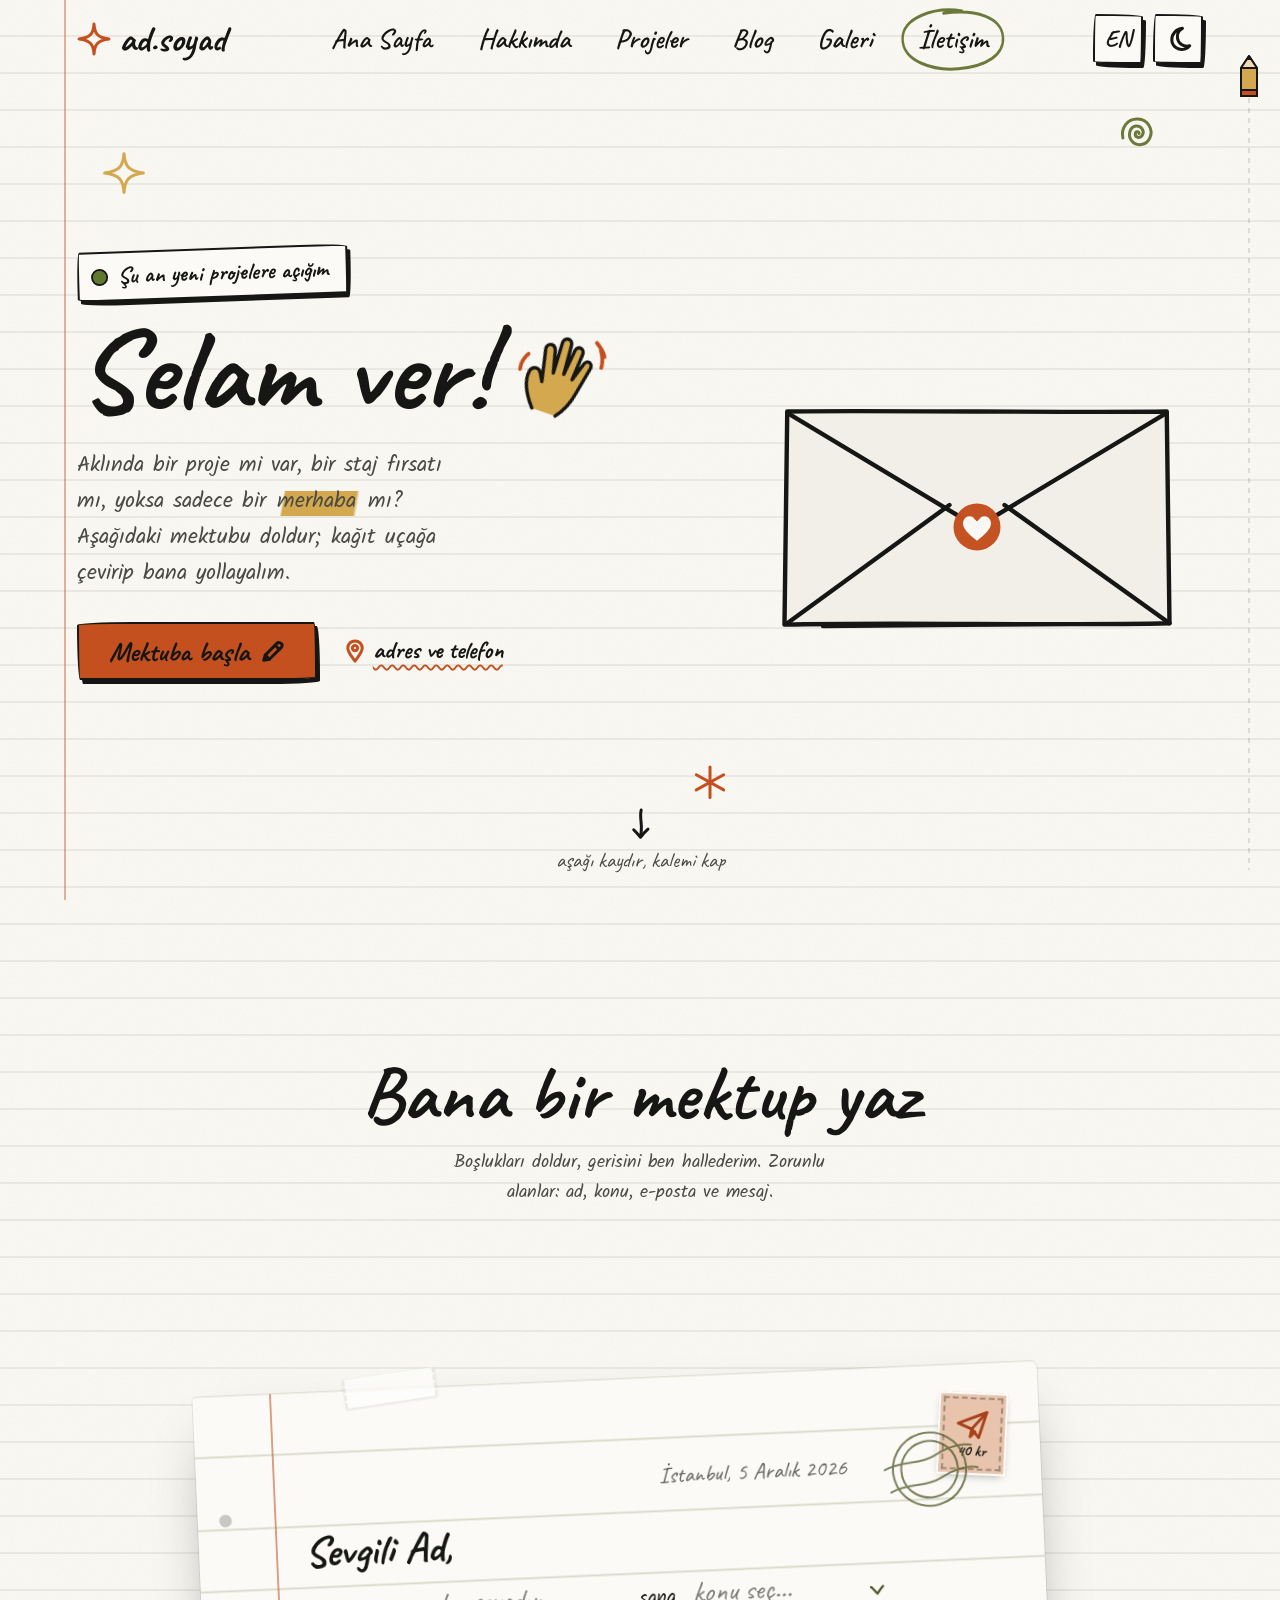
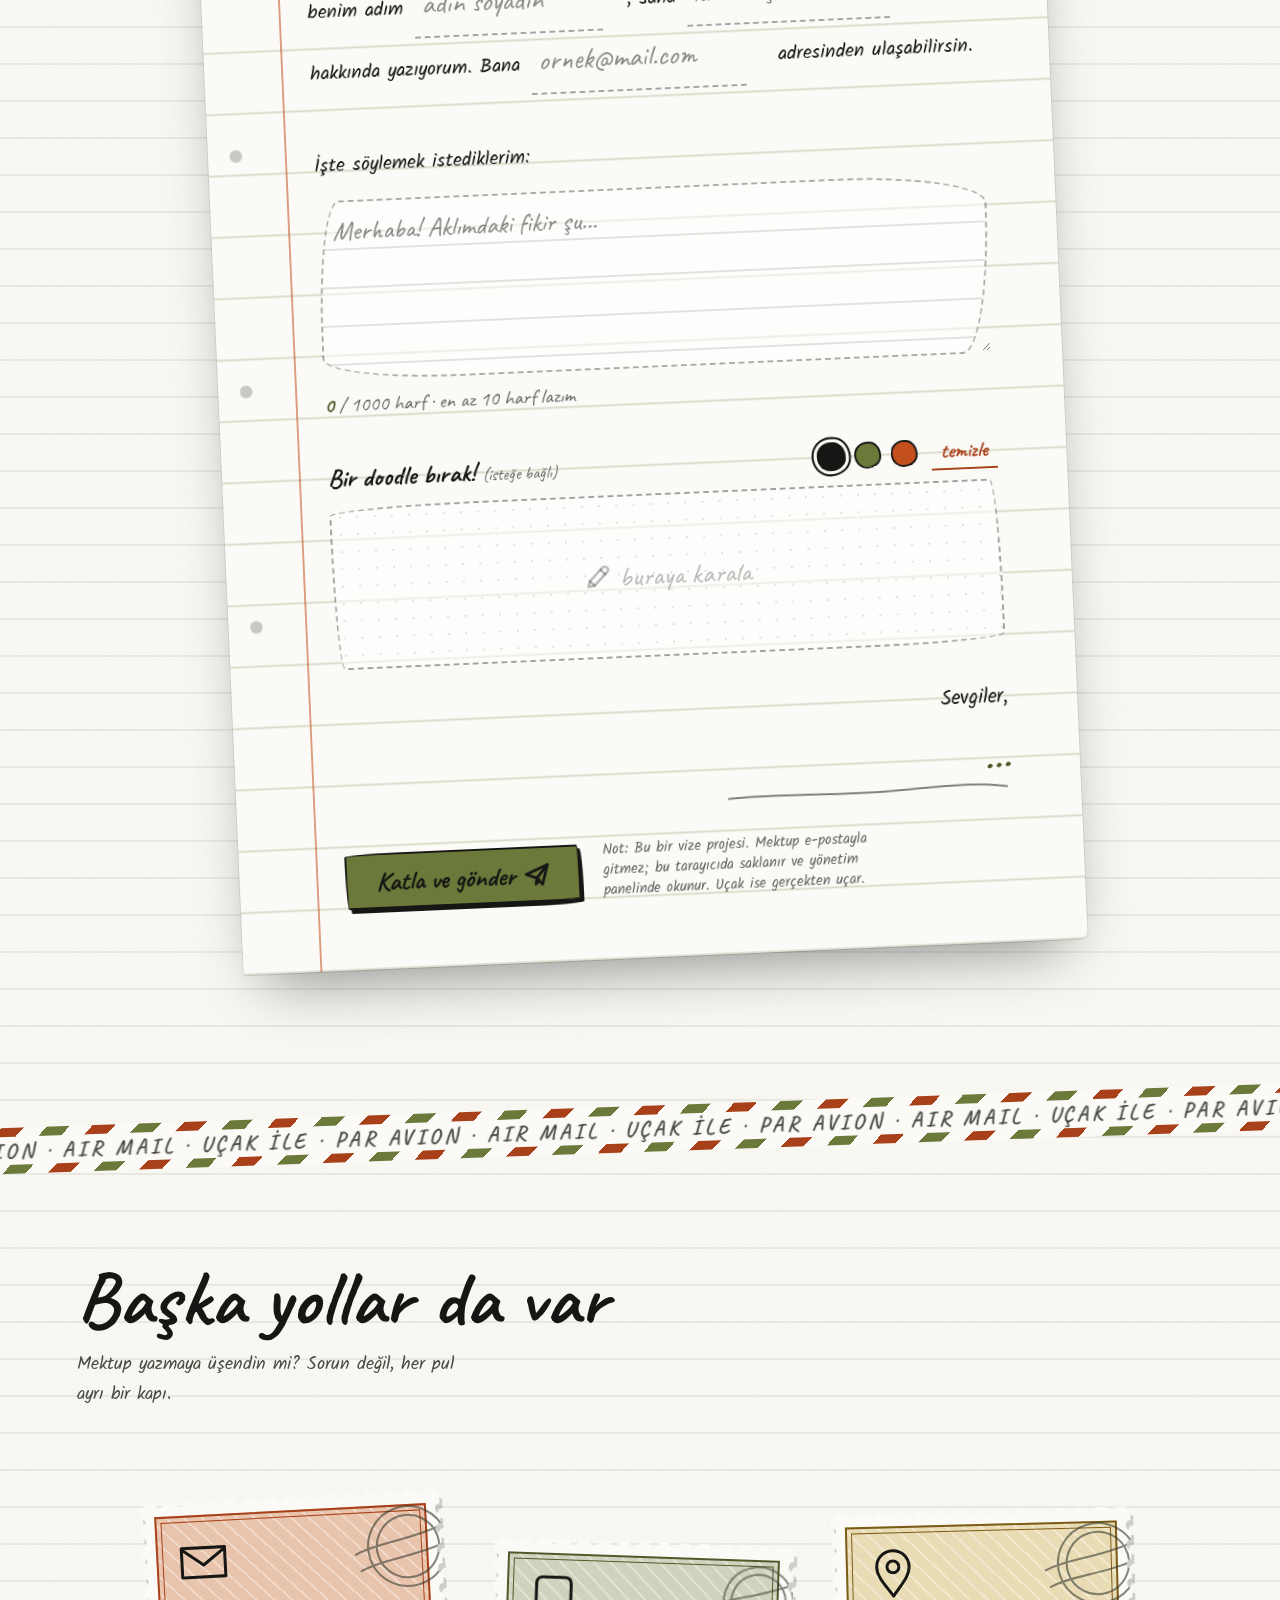
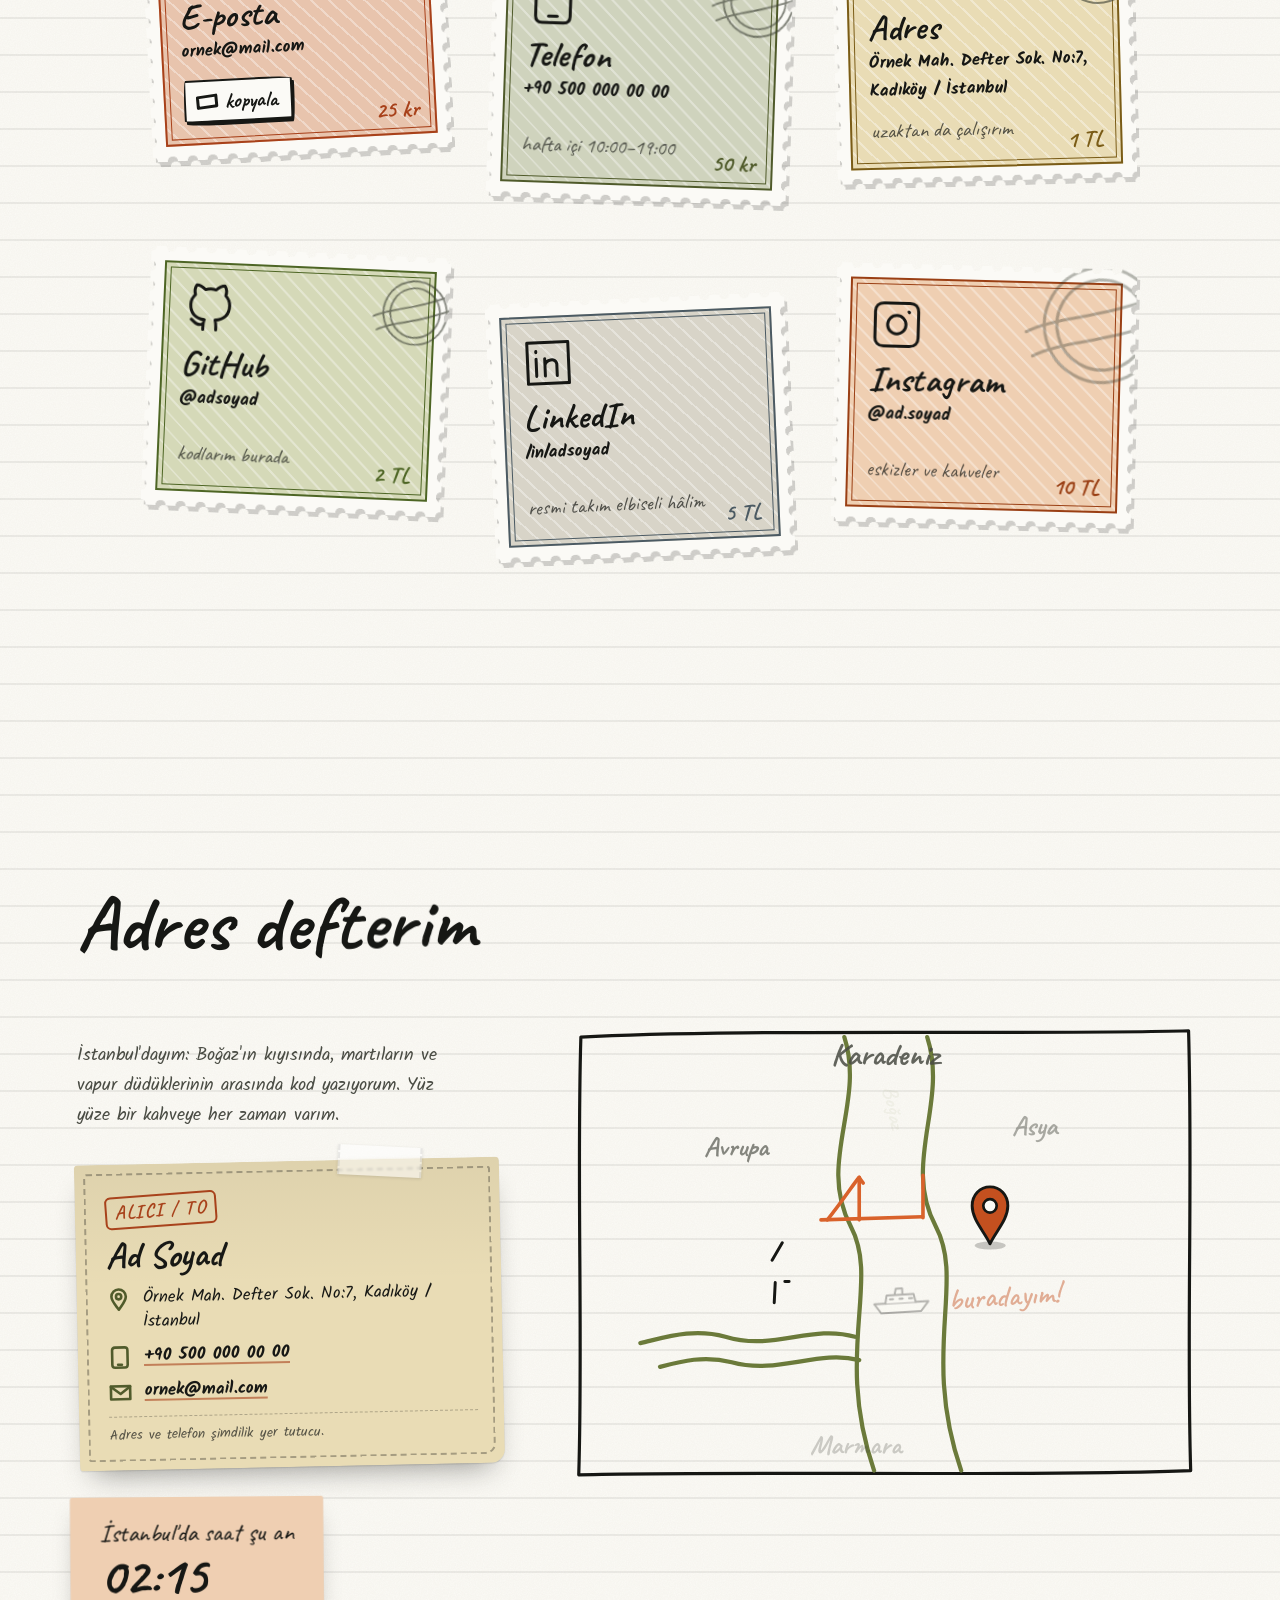
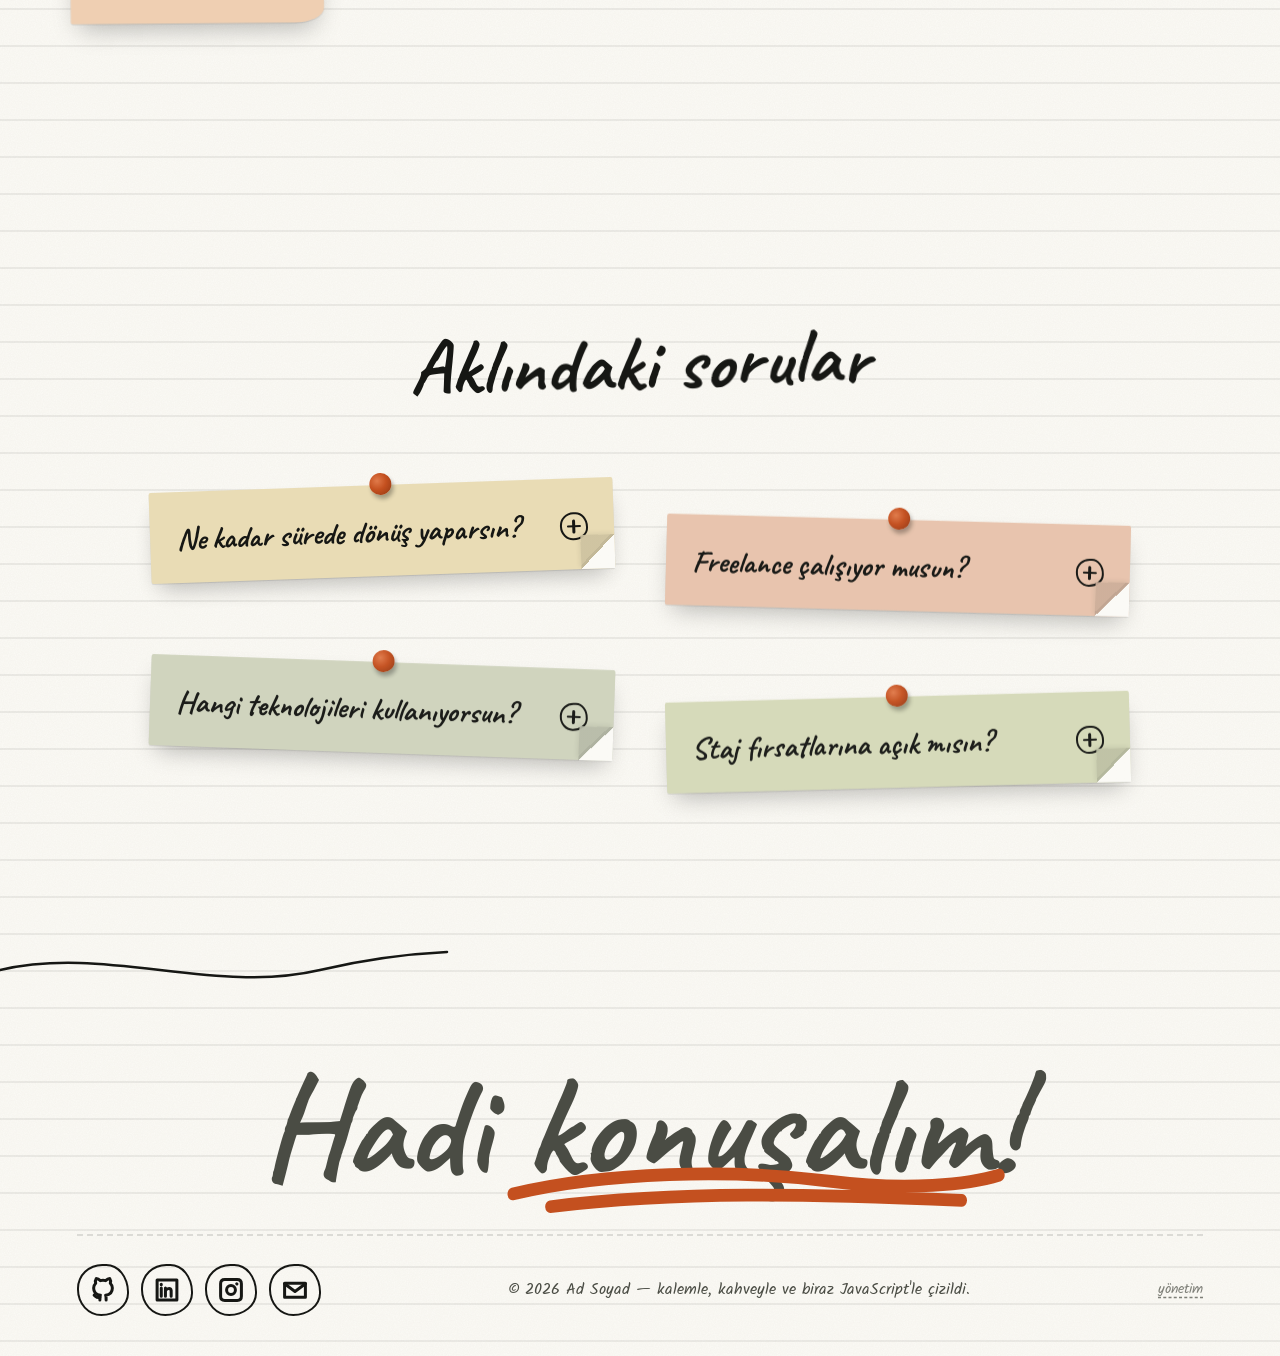
<file: iletisim.html>
<!DOCTYPE html>
<html lang="tr" class="no-js">
<head>
  <meta charset="UTF-8">
  <meta name="viewport" content="width=device-width, initial-scale=1.0">
  <title data-i18n="contact.meta.title">İletişim | Ad Soyad</title>
  <meta name="description" content="Ad Soyad ile iletişime geç: Kadıköy / İstanbul adresi, telefon, e-posta ve kağıt uçağa dönüşen doodle iletişim formu. Sık sorulan sorular ve el çizimi İstanbul haritası." data-i18n-attr="content:contact.meta.desc">
  <meta name="theme-color" content="#fbfaf6">
  <meta property="og:type" content="website">
  <meta property="og:title" content="İletişim | Ad Soyad" data-i18n-attr="content:contact.meta.title">
  <meta property="og:description" content="Adres, telefon, e-posta ve kağıt uçağa dönüşen bir iletişim formu." data-i18n-attr="content:contact.meta.og">
  <meta property="og:image" content="img/profil/vesikalik.jpg">
  <link rel="icon" href="data:image/svg+xml,%3Csvg xmlns='http://www.w3.org/2000/svg' viewBox='0 0 100 100'%3E%3Ctext y='.9em' font-size='90'%3E%E2%9C%8F%EF%B8%8F%3C/text%3E%3C/svg%3E">
  <link rel="preload" href="fonts/caveat-400-700-latin.woff2" as="font" type="font/woff2" crossorigin>
  <link rel="preload" href="fonts/caveat-400-700-latin-ext.woff2" as="font" type="font/woff2" crossorigin>
  <link rel="preload" href="fonts/kalam-400-latin.woff2" as="font" type="font/woff2" crossorigin>
  <link rel="preload" href="fonts/kalam-400-latin-ext.woff2" as="font" type="font/woff2" crossorigin>
  <link rel="stylesheet" href="css/fonts.css">
  <link rel="stylesheet" href="css/core.css">
  <link rel="stylesheet" href="css/pages/contact.css">
  <script type="application/ld+json">
  {
    "@context": "https://schema.org",
    "@type": "ContactPage",
    "name": "İletişim | Ad Soyad",
    "description": "Ad Soyad'ın adres, telefon, e-posta ve iletişim formu sayfası.",
    "inLanguage": ["tr", "en"],
    "mainEntity": {
      "@type": "Person",
      "name": "Ad Soyad",
      "jobTitle": "Bilgisayar Mühendisliği öğrencisi, frontend geliştirici",
      "email": "mailto:ornek@mail.com",
      "telephone": "+90 500 000 00 00",
      "address": {
        "@type": "PostalAddress",
        "streetAddress": "Örnek Mah. Defter Sok. No:7",
        "addressLocality": "Kadıköy",
        "addressRegion": "İstanbul",
        "addressCountry": "TR"
      },
      "affiliation": { "@type": "CollegeOrUniversity", "name": "Örnek Üniversitesi" },
      "sameAs": ["https://github.com/", "https://linkedin.com/", "https://instagram.com/"],
      "contactPoint": {
        "@type": "ContactPoint",
        "contactType": "personal",
        "email": "ornek@mail.com",
        "telephone": "+90 500 000 00 00",
        "availableLanguage": ["Turkish", "English"],
        "hoursAvailable": "Mo-Fr 10:00-19:00"
      }
    }
  }
  </script>
  <script>
    (function () {
      var d = document.documentElement, t = null, l = null;
      try { t = localStorage.getItem("theme"); l = localStorage.getItem("lang"); } catch (e) {}
      if (t === "dark" || (!t && matchMedia("(prefers-color-scheme: dark)").matches)) d.setAttribute("data-theme", "dark");
      if (l === "en") { d.lang = "en"; d.classList.add("lang-pending"); }
      try {
        if (!matchMedia("(prefers-reduced-motion: reduce)").matches &&
            (!sessionStorage.getItem("doodle-visited") || sessionStorage.getItem("doodle-transition") === "1")) d.classList.add("doodle-cover");
      } catch (e) {}
    })();
  </script>
</head>
<body data-page-name="iletişim" data-page-name-en="contact">
  <a class="skip-link" href="#main" data-i18n="a11y.skip">İçeriğe geç</a>

  <header class="nav">
    <div class="container nav__inner">
      <a href="index.html" class="nav__logo" aria-label="Ad Soyad">
        <span class="doodle" data-doodle="sparkle"></span>ad.soyad
      </a>
      <nav aria-label="Ana menü" data-i18n-attr="aria-label:nav.menuLabel">
        <ul class="nav__links">
          <li><a class="nav__link" href="index.html" data-page-name="ana sayfa" data-page-name-en="home" data-i18n="nav.home">Ana Sayfa</a></li>
          <li><a class="nav__link" href="hakkimda.html" data-page-name="hakkımda" data-page-name-en="about" data-i18n="nav.about">Hakkımda</a></li>
          <li><a class="nav__link" href="projeler.html" data-page-name="projeler" data-page-name-en="projects" data-i18n="nav.work">Projeler</a></li>
          <li><a class="nav__link" href="blog.html" data-page-name="blog" data-page-name-en="blog" data-i18n="nav.blog">Blog</a></li>
          <li><a class="nav__link" href="galeri.html" data-page-name="galeri" data-page-name-en="gallery" data-i18n="nav.gallery">Galeri</a></li>
          <li><a class="nav__link" href="iletisim.html" data-page-name="iletişim" data-page-name-en="contact" data-i18n="nav.contact">İletişim</a></li>
        </ul>
      </nav>
      <div class="nav__actions">
        <button class="icon-btn lang-toggle" type="button" aria-label="Switch to English">
          <span class="lang-toggle__label">EN</span>
        </button>
        <button class="icon-btn theme-toggle" type="button" aria-label="Temayı değiştir">
          <span class="doodle doodle--moon" data-doodle="moon"></span>
          <span class="doodle doodle--sun" data-doodle="sun"></span>
        </button>
        <button class="icon-btn burger" type="button" aria-label="Menüyü aç" aria-expanded="false" aria-controls="mobileMenu">
          <span class="burger__lines"><span></span><span></span><span></span></span>
        </button>
      </div>
    </div>
  </header>

  <div class="mobile-menu" id="mobileMenu" aria-hidden="true">
    <a href="index.html" data-page-name="ana sayfa" data-page-name-en="home"><small>01</small><span data-i18n="nav.home">Ana Sayfa</span></a>
    <a href="hakkimda.html" data-page-name="hakkımda" data-page-name-en="about"><small>02</small><span data-i18n="nav.about">Hakkımda</span></a>
    <a href="projeler.html" data-page-name="projeler" data-page-name-en="projects"><small>03</small><span data-i18n="nav.work">Projeler</span></a>
    <a href="blog.html" data-page-name="blog" data-page-name-en="blog"><small>04</small><span data-i18n="nav.blog">Blog</span></a>
    <a href="galeri.html" data-page-name="galeri" data-page-name-en="gallery"><small>05</small><span data-i18n="nav.gallery">Galeri</span></a>
    <a href="iletisim.html" data-page-name="iletişim" data-page-name-en="contact"><small>06</small><span data-i18n="nav.contact">İletişim</span></a>
  </div>

  <main id="main">

    <!-- ================= 1. HERO ================= -->
    <section class="contact-hero" aria-labelledby="contact-title">
      <span class="float-doodle contact-hero__deco contact-hero__deco--1" data-parallax="0.4"><span class="doodle" data-doodle="sparkle" style="--size:44px;--c:var(--yellow)"></span></span>
      <span class="float-doodle contact-hero__deco contact-hero__deco--2" data-parallax="-0.3"><span class="doodle" data-doodle="asterisk" style="--size:38px;--c:var(--pink)"></span></span>
      <span class="float-doodle contact-hero__deco contact-hero__deco--3" data-parallax="0.6"><span class="doodle" data-doodle="spiral" style="--size:54px;--c:var(--blue)"></span></span>

      <div class="container contact-hero__grid">
        <div class="contact-hero__text">
          <p class="contact-status" data-reveal="pop">
            <span class="contact-status__dot" aria-hidden="true"></span>
            <span data-i18n="contact.hero.status">Şu an yeni projelere açığım</span>
          </p>

          <h1 id="contact-title" class="contact-hero__title"><span data-split data-i18n="contact.hero.title">Selam ver!</span><svg class="contact-hand" viewBox="0 0 100 100" aria-hidden="true" focusable="false">
              <path class="contact-hand__palm" d="M34 94 C26 84 18 70 20 58 C21 51 29 50 32 56 L36 64 L30 30 C29 23 38 21 40 28 L45 52 L45 19 C45 11 55 11 55 19 L56 50 L60 23 C61 16 70 17 69 25 L66 53 L73 34 C75 27 83 30 81 37 L74 66 C71 80 66 88 60 95"/>
              <path class="contact-hand__wave" d="M86 14 C90 20 92 26 92 32 M80 8 C86 12 90 16 92 20 M14 40 C10 46 9 52 10 58"/>
            </svg></h1>

          <p class="contact-hero__lead" data-reveal="up" data-delay="0.3" data-i18n="contact.hero.lead">Aklında bir proje mi var, bir staj fırsatı mı, yoksa sadece bir <span class="marker">merhaba</span> mı? Aşağıdaki mektubu doldur; kağıt uçağa çevirip bana yollayalım.</p>

          <div class="contact-hero__cta" data-reveal="up" data-delay="0.45">
            <a class="btn pink" href="#mektup" data-magnetic><span data-i18n="contact.hero.cta">Mektuba başla</span> <span class="doodle" data-doodle="pencil"></span></a>
            <a class="contact-hero__alt" href="#adres"><span class="doodle" data-doodle="map-pin" style="--size:24px"></span><span data-i18n="contact.hero.alt">adres ve telefon</span></a>
          </div>
        </div>

        <div class="contact-hero__art" aria-hidden="true">
          <svg class="contact-envelope" viewBox="0 0 320 260" focusable="false">
            <g class="contact-envelope__flap">
              <path class="contact-envelope__flap-shape" d="M22 92 L160 10 L298 92"/>
            </g>
            <g class="contact-envelope__letter">
              <path class="contact-envelope__paper" d="M50 70 L270 68 L272 220 L48 222 Z"/>
              <path class="contact-envelope__lines" d="M70 100 L250 98 M70 124 L236 122 M70 148 L248 147 M70 172 L210 171"/>
              <path class="contact-envelope__heart" d="M160 205 C150 197 140 190 141 181 C142 174 151 172 156 178 L160 182 L164 178 C169 172 178 174 179 181 C180 190 170 197 160 205 Z"/>
            </g>
            <g class="contact-envelope__front">
              <path class="contact-envelope__body" d="M22 92 C80 91 240 93 298 92 L300 246 C220 248 100 245 20 247 Z"/>
              <path class="contact-envelope__v" d="M22 246 L140 160 M300 246 L180 160"/>
              <path class="contact-envelope__closed" d="M22 93 L160 176 L298 93"/>
            </g>
            <g class="contact-envelope__seal">
              <circle cx="160" cy="176" r="17"/>
              <path d="M160 186 C154 181 149 177 150 172 C151 168 156 167 158 170 L160 172 L162 170 C164 167 169 168 170 172 C171 177 166 181 160 186 Z"/>
            </g>
          </svg>
          <span class="contact-hero__plane-note hand-note" data-i18n="contact.hero.note">mektubun buraya!</span>
          <span class="contact-hero__arrow doodle" data-doodle="arrow-curly" style="--size:90px;--c:var(--pink)"></span>
        </div>
      </div>

      <a class="contact-hero__scroll" href="#mektup">
        <span class="doodle" data-doodle="arrow-down" style="--size:34px"></span>
        <span data-i18n="contact.hero.scroll">aşağı kaydır, kalemi kap</span>
      </a>
    </section>

    <!-- ================= 2. MEKTUP FORMU ================= -->
    <section class="section contact-letter" id="mektup" aria-labelledby="letter-title">
      <div class="container">
        <div class="section-head center">
          <h2 id="letter-title" data-split data-i18n="contact.letter.title">Bana bir mektup yaz</h2>
          <p class="contact-letter__intro" data-reveal="fade" data-delay="0.2" data-i18n="contact.letter.intro">Boşlukları doldur, gerisini ben hallederim. Zorunlu alanlar: ad, konu, e-posta ve mesaj.</p>
        </div>

        <div class="contact-letter__stage">
          <div class="contact-letter__slide">
            <form class="contact-paper" id="contactForm" novalidate aria-labelledby="letter-title" autocomplete="on">
              <span class="tape contact-paper__tape" aria-hidden="true"></span>
              <span class="contact-paper__crease" aria-hidden="true"></span>

              <div class="contact-paper__postage" aria-hidden="true">
                <span class="contact-paper__stamp"><span class="doodle" data-doodle="plane" style="--size:34px;--c:#a8411a"></span><small>40 kr</small></span>
                <svg class="contact-paper__postmark" viewBox="0 0 120 120" focusable="false">
                  <circle cx="60" cy="60" r="44"/>
                  <circle cx="60" cy="60" r="34"/>
                  <path d="M8 46 C30 40 50 52 70 46 S 104 40 116 46 M8 74 C30 68 50 80 70 74 S 104 68 116 74"/>
                </svg>
              </div>

              <div class="contact-paper__body">
                <p class="contact-paper__date"><span id="contactDate">İstanbul, bugün</span></p>

                <p class="contact-paper__greet" data-i18n="contact.form.greet">Sevgili Ad,</p>

                <p class="contact-paper__sentence">
                  <label class="contact-paper__lbl" for="contact-name"><span data-i18n="contact.form.l1">benim adım</span><span class="sr-only" data-i18n="contact.form.l1sr"> (adın ve soyadın, zorunlu)</span></label>
                  <span class="contact-field" data-field="name">
                    <input class="contact-field__input" id="contact-name" name="name" type="text" autocomplete="name" placeholder="adın soyadın" data-i18n-attr="placeholder:contact.form.namePh" maxlength="60" required aria-describedby="contact-name-error" spellcheck="false">
                    <span class="contact-field__line" aria-hidden="true"></span>
                    <svg class="contact-field__tick" viewBox="0 0 40 40" aria-hidden="true" focusable="false"><path d="M6 22 C10 25 13 29 16 33 C22 22 28 13 36 6"/></svg>
                    <span class="contact-field__error" id="contact-name-error"></span>
                  </span><span class="contact-paper__comma">,</span>
                  <label class="contact-paper__lbl" for="contact-subject"><span data-i18n="contact.form.l2">sana</span><span class="sr-only" data-i18n="contact.form.l2sr"> hangi konuda yazdığını seç (zorunlu)</span></label>
                  <span class="contact-field contact-field--select" data-field="subject">
                    <select class="contact-field__input" id="contact-subject" name="subject" required aria-describedby="contact-subject-error">
                      <option value="" data-i18n="contact.form.subj0">konu seç…</option>
                      <option value="job" data-i18n="contact.form.subj1">iş teklifi</option>
                      <option value="collab" data-i18n="contact.form.subj2">proje iş birliği</option>
                      <option value="question" data-i18n="contact.form.subj3">soru ya da öneri</option>
                      <option value="hello" data-i18n="contact.form.subj4">sadece merhaba</option>
                    </select>
                    <svg class="contact-field__caret" viewBox="0 0 24 24" aria-hidden="true" focusable="false"><path d="M4 8 C8 12 10 15 12 17 C15 13 17 10 20 7"/></svg>
                    <span class="contact-field__line" aria-hidden="true"></span>
                    <svg class="contact-field__tick" viewBox="0 0 40 40" aria-hidden="true" focusable="false"><path d="M6 22 C10 25 13 29 16 33 C22 22 28 13 36 6"/></svg>
                    <span class="contact-field__error" id="contact-subject-error"></span>
                  </span>
                  <span class="contact-paper__txt contact-paper__txt--1" data-i18n="contact.form.t1">hakkında yazıyorum.</span>
                  <label class="contact-paper__lbl" for="contact-email"><span data-i18n="contact.form.l3">Bana</span><span class="sr-only" data-i18n="contact.form.l3sr"> ulaşabileceğim e-posta adresin (zorunlu)</span></label>
                  <span class="contact-field" data-field="email">
                    <input class="contact-field__input" id="contact-email" name="email" type="email" inputmode="email" autocomplete="email" placeholder="ornek@mail.com" data-i18n-attr="placeholder:contact.form.emailPh" maxlength="120" required aria-describedby="contact-email-error" spellcheck="false" autocapitalize="off">
                    <span class="contact-field__line" aria-hidden="true"></span>
                    <svg class="contact-field__tick" viewBox="0 0 40 40" aria-hidden="true" focusable="false"><path d="M6 22 C10 25 13 29 16 33 C22 22 28 13 36 6"/></svg>
                    <span class="contact-field__error" id="contact-email-error"></span>
                  </span>
                  <span class="contact-paper__txt" data-i18n="contact.form.t3">adresinden ulaşabilirsin.</span>
                </p>

                <div class="contact-paper__message">
                  <label class="contact-paper__lbl contact-paper__lbl--block" for="contact-message"><span data-i18n="contact.form.l4">İşte söylemek istediklerim:</span><span class="sr-only" data-i18n="contact.form.l4sr"> (en az 10 karakter, zorunlu)</span></label>
                  <span class="contact-field contact-field--area" data-field="message">
                    <textarea class="contact-field__input" id="contact-message" name="message" rows="4" maxlength="1000" required placeholder="Merhaba! Aklımdaki fikir şu…" data-i18n-attr="placeholder:contact.form.msgPh" aria-describedby="contact-message-count contact-message-error"></textarea>
                    <svg class="contact-field__tick" viewBox="0 0 40 40" aria-hidden="true" focusable="false"><path d="M6 22 C10 25 13 29 16 33 C22 22 28 13 36 6"/></svg>
                    <span class="contact-field__error" id="contact-message-error"></span>
                  </span>
                  <p class="contact-counter" id="contact-message-count"><span class="contact-counter__num">0</span> / 1000 <span data-i18n="contact.form.chars">harf</span> · <span class="contact-counter__hint"></span></p>
                </div>

                <div class="contact-sketch">
                  <div class="contact-sketch__head">
                    <p class="contact-sketch__title" id="contact-sketch-title"><span data-i18n="contact.sketch.title">Bir doodle bırak!</span> <small data-i18n="contact.sketch.opt">(isteğe bağlı)</small></p>
                    <div class="contact-sketch__tools" role="group" aria-label="Kalem rengi" data-i18n-attr="aria-label:contact.sketch.pens">
                      <button type="button" class="contact-pen is-active" data-pen="#161714" aria-pressed="true" aria-label="Siyah kalem" data-i18n-attr="aria-label:contact.sketch.pen1"></button>
                      <button type="button" class="contact-pen" data-pen="#6b7a3a" aria-pressed="false" aria-label="Haki kalem" data-i18n-attr="aria-label:contact.sketch.pen2"></button>
                      <button type="button" class="contact-pen" data-pen="#c4501f" aria-pressed="false" aria-label="Pas rengi kalem" data-i18n-attr="aria-label:contact.sketch.pen3"></button>
                      <button type="button" class="contact-sketch__clear" id="contactSketchClear" data-i18n="contact.sketch.clear">temizle</button>
                    </div>
                  </div>
                  <div class="contact-sketch__pad">
                    <canvas class="contact-sketch__canvas" id="contactSketch" role="img" aria-labelledby="contact-sketch-title"></canvas>
                    <span class="contact-sketch__ph" aria-hidden="true"><span class="doodle" data-doodle="pencil" style="--size:30px;--c:currentColor"></span><span data-i18n="contact.sketch.ph">buraya karala</span></span>
                  </div>
                </div>

                <div class="contact-paper__sign">
                  <p class="contact-paper__love" data-i18n="contact.form.love">Sevgiler,</p>
                  <output class="contact-paper__signature" for="contact-name" id="contactSignature" aria-label="İmza" data-i18n-attr="aria-label:contact.form.sig">…</output>
                  <svg class="contact-paper__sigline" viewBox="0 0 240 20" preserveAspectRatio="none" aria-hidden="true" focusable="false"><path d="M4 12 C50 6 100 16 150 10 S 220 6 236 11"/></svg>
                </div>

                <div class="contact-paper__actions">
                  <button class="btn blue contact-submit" type="submit" id="contactSubmit" data-magnetic="0.2">
                    <span class="contact-submit__label">Katla ve gönder</span>
                    <span class="doodle" data-doodle="plane"></span>
                  </button>
                  <p class="contact-paper__ps" data-i18n="contact.form.ps">Not: Bu bir vize projesi. Mektup e-postayla gitmez; bu tarayıcıda saklanır ve yönetim panelinde okunur. Uçak ise gerçekten uçar.</p>
                </div>
                <p class="contact-paper__status" id="contactStatus" role="alert"></p>
              </div>
            </form>

            <div class="contact-thanks-region" aria-live="polite">
              <div class="contact-thanks" id="contactThanks" hidden>
                <span class="tape" aria-hidden="true"></span>
                <span class="contact-thanks__stamp" aria-hidden="true" data-i18n="contact.thanks.stamp">GÖNDERİLDİ</span>
                <h3 class="contact-thanks__title" tabindex="-1" id="contactThanksTitle"><span data-i18n="contact.thanks.title">Mektubun yolda!</span> <span class="doodle" data-doodle="plane" style="--size:0.9em;--c:var(--cp-red)"></span></h3>
                <p class="contact-thanks__msg" id="contactThanksMsg"></p>
                <figure class="contact-thanks__doodle" id="contactThanksDoodle" hidden>
                  <img alt="Mektuba eklediğin çizim" data-i18n-attr="alt:contact.thanks.imgAlt" id="contactThanksImg" width="240" height="140">
                  <figcaption data-i18n="contact.thanks.cap">ekteki çizimin</figcaption>
                </figure>
                <button class="btn ghost contact-thanks__again" type="button" id="contactAgain"><span data-i18n="contact.thanks.again">Yeni mektup yaz</span> <span class="doodle" data-doodle="pencil"></span></button>
              </div>
            </div>
          </div>
        </div>
      </div>
    </section>

    <!-- ================= 3. İLETİŞİM KANALLARI ================= -->
    <section class="section contact-channels" aria-labelledby="channels-title">
      <div class="contact-airmail" aria-hidden="true">
        <div class="contact-airmail__track">
          <span>UÇAK İLE · PAR AVION · AIR MAIL · UÇAK İLE · PAR AVION · AIR MAIL · UÇAK İLE · PAR AVION · AIR MAIL · UÇAK İLE · PAR AVION · AIR MAIL ·</span>
        </div>
      </div>

      <div class="container">
        <div class="section-head">
          <h2 id="channels-title" data-split data-i18n="contact.channels.title">Başka yollar da var</h2>
          <p class="contact-channels__intro" data-reveal="fade" data-delay="0.2" data-i18n="contact.channels.intro">Mektup yazmaya üşendin mi? Sorun değil, her pul ayrı bir kapı.</p>
        </div>

        <ul class="contact-stamps">
          <li class="contact-stamps__item" data-reveal="stamp">
            <article class="contact-stamp contact-stamp--pink">
              <div class="contact-stamp__inner">
                <span class="contact-stamp__value" aria-hidden="true">25 kr</span>
                <span class="doodle contact-stamp__icon" data-doodle="mail"></span>
                <h3 class="contact-stamp__title"><a class="contact-stamp__link" href="mailto:ornek@mail.com" data-bind-href="mailto:{email}" data-i18n="contact.st.email">E-posta</a></h3>
                <p class="contact-stamp__text" id="contactEmailText" data-bind="email">ornek@mail.com</p>
                <button class="contact-copy" type="button" id="contactCopy" aria-describedby="contactEmailText">
                  <span class="doodle" data-doodle="tape" style="--size:22px"></span><span class="contact-copy__label">kopyala</span>
                </button>
                <span class="contact-copy__note hand-note" id="contactCopyNote" aria-live="polite"></span>
              </div>
              <span class="contact-stamp__mark" aria-hidden="true"><svg viewBox="0 0 120 120" focusable="false"><circle cx="60" cy="60" r="46"/><circle cx="60" cy="60" r="36"/><path d="M0 50 C30 44 60 56 120 48 M0 70 C30 64 60 76 120 68"/></svg></span>
            </article>
          </li>
          <li class="contact-stamps__item" data-reveal="stamp" data-delay="0.1">
            <article class="contact-stamp contact-stamp--blue">
              <div class="contact-stamp__inner">
                <span class="contact-stamp__value" aria-hidden="true">50 kr</span>
                <span class="doodle contact-stamp__icon" data-doodle="phone"></span>
                <h3 class="contact-stamp__title"><a class="contact-stamp__link" href="tel:+905000000000" data-bind-href="tel:{phone}" data-i18n="contact.st.phone">Telefon</a></h3>
                <p class="contact-stamp__text" data-bind="phone">+90 500 000 00 00</p>
                <p class="contact-stamp__meta" data-i18n="contact.st.phoneMeta">hafta içi 10:00–19:00</p>
              </div>
              <span class="contact-stamp__mark" aria-hidden="true"><svg viewBox="0 0 120 120" focusable="false"><circle cx="60" cy="60" r="46"/><circle cx="60" cy="60" r="36"/><path d="M0 50 C30 44 60 56 120 48 M0 70 C30 64 60 76 120 68"/></svg></span>
            </article>
          </li>
          <li class="contact-stamps__item" data-reveal="stamp" data-delay="0.2">
            <article class="contact-stamp contact-stamp--yellow">
              <div class="contact-stamp__inner">
                <span class="contact-stamp__value" aria-hidden="true">1 TL</span>
                <span class="doodle contact-stamp__icon" data-doodle="map-pin"></span>
                <h3 class="contact-stamp__title"><a class="contact-stamp__link" href="#adres" data-i18n="contact.st.loc">Adres</a></h3>
                <p class="contact-stamp__text" data-bind="address">Örnek Mah. Defter Sok. No:7, Kadıköy / İstanbul</p>
                <p class="contact-stamp__meta" data-i18n="contact.st.locMeta">uzaktan da çalışırım</p>
              </div>
              <span class="contact-stamp__mark" aria-hidden="true"><svg viewBox="0 0 120 120" focusable="false"><circle cx="60" cy="60" r="46"/><circle cx="60" cy="60" r="36"/><path d="M0 50 C30 44 60 56 120 48 M0 70 C30 64 60 76 120 68"/></svg></span>
            </article>
          </li>
          <li class="contact-stamps__item" data-reveal="stamp" data-delay="0.05">
            <article class="contact-stamp contact-stamp--green">
              <div class="contact-stamp__inner">
                <span class="contact-stamp__value" aria-hidden="true">2 TL</span>
                <span class="doodle contact-stamp__icon" data-doodle="github"></span>
                <h3 class="contact-stamp__title"><a class="contact-stamp__link" href="https://github.com/" data-bind-href="{github}" target="_blank" rel="noopener">GitHub<span class="sr-only" data-i18n="contact.newTab"> (yeni sekmede açılır)</span></a></h3>
                <p class="contact-stamp__text">@adsoyad</p>
                <p class="contact-stamp__meta" data-i18n="contact.st.ghMeta">kodlarım burada</p>
              </div>
              <span class="contact-stamp__mark" aria-hidden="true"><svg viewBox="0 0 120 120" focusable="false"><circle cx="60" cy="60" r="46"/><circle cx="60" cy="60" r="36"/><path d="M0 50 C30 44 60 56 120 48 M0 70 C30 64 60 76 120 68"/></svg></span>
            </article>
          </li>
          <li class="contact-stamps__item" data-reveal="stamp" data-delay="0.15">
            <article class="contact-stamp contact-stamp--purple">
              <div class="contact-stamp__inner">
                <span class="contact-stamp__value" aria-hidden="true">5 TL</span>
                <span class="doodle contact-stamp__icon" data-doodle="linkedin"></span>
                <h3 class="contact-stamp__title"><a class="contact-stamp__link" href="https://linkedin.com/" data-bind-href="{linkedin}" target="_blank" rel="noopener">LinkedIn<span class="sr-only" data-i18n="contact.newTab"> (yeni sekmede açılır)</span></a></h3>
                <p class="contact-stamp__text">/in/adsoyad</p>
                <p class="contact-stamp__meta" data-i18n="contact.st.liMeta">resmi takım elbiseli hâlim</p>
              </div>
              <span class="contact-stamp__mark" aria-hidden="true"><svg viewBox="0 0 120 120" focusable="false"><circle cx="60" cy="60" r="46"/><circle cx="60" cy="60" r="36"/><path d="M0 50 C30 44 60 56 120 48 M0 70 C30 64 60 76 120 68"/></svg></span>
            </article>
          </li>
          <li class="contact-stamps__item" data-reveal="stamp" data-delay="0.25">
            <article class="contact-stamp contact-stamp--orange">
              <div class="contact-stamp__inner">
                <span class="contact-stamp__value" aria-hidden="true">10 TL</span>
                <span class="doodle contact-stamp__icon" data-doodle="instagram"></span>
                <h3 class="contact-stamp__title"><a class="contact-stamp__link" href="https://instagram.com/" data-bind-href="{instagram}" target="_blank" rel="noopener">Instagram<span class="sr-only" data-i18n="contact.newTab"> (yeni sekmede açılır)</span></a></h3>
                <p class="contact-stamp__text">@ad.soyad</p>
                <p class="contact-stamp__meta" data-i18n="contact.st.igMeta">eskizler ve kahveler</p>
              </div>
              <span class="contact-stamp__mark" aria-hidden="true"><svg viewBox="0 0 120 120" focusable="false"><circle cx="60" cy="60" r="46"/><circle cx="60" cy="60" r="36"/><path d="M0 50 C30 44 60 56 120 48 M0 70 C30 64 60 76 120 68"/></svg></span>
            </article>
          </li>
        </ul>
      </div>
    </section>

    <!-- ================= 4. ADRES + HARİTA ================= -->
    <section class="section contact-map" id="adres" aria-labelledby="map-title">
      <div class="container contact-map__grid">
        <div class="contact-map__text">
          <div class="section-head">
            <h2 id="map-title" data-split data-i18n="contact.map.title">Adres defterim</h2>
          </div>
          <p data-reveal="up" data-i18n="contact.map.lead">İstanbul'dayım: Boğaz'ın kıyısında, martıların ve vapur düdüklerinin arasında kod yazıyorum. Yüz yüze bir kahveye her zaman varım.</p>

          <div class="contact-label-wrap" data-reveal="up" data-delay="0.1">
            <address class="contact-label">
              <span class="tape contact-label__tape" aria-hidden="true"></span>
              <span class="contact-label__head" aria-hidden="true" data-i18n="contact.addr.to">alıcı / to</span>
              <strong class="contact-label__name" data-bind="name">Ad Soyad</strong>
              <span class="contact-label__row">
                <span class="doodle" data-doodle="map-pin"></span>
                <span><span class="sr-only" data-i18n="contact.addr.addrSr">Adres: </span><span data-bind="address">Örnek Mah. Defter Sok. No:7, Kadıköy / İstanbul</span></span>
              </span>
              <span class="contact-label__row">
                <span class="doodle" data-doodle="phone"></span>
                <span><span class="sr-only" data-i18n="contact.addr.phoneSr">Telefon: </span><a href="tel:+905000000000" data-bind="phone" data-bind-href="tel:{phone}">+90 500 000 00 00</a></span>
              </span>
              <span class="contact-label__row">
                <span class="doodle" data-doodle="mail"></span>
                <span><span class="sr-only" data-i18n="contact.addr.mailSr">E-posta: </span><a href="mailto:ornek@mail.com" data-bind="email" data-bind-href="mailto:{email}">ornek@mail.com</a></span>
              </span>
              <span class="contact-label__note" data-i18n="contact.addr.note">Adres ve telefon şimdilik yer tutucu.</span>
            </address>
          </div>

          <div class="contact-map__clock-wrap" data-reveal="pop" data-delay="0.2">
            <p class="contact-map__clock sticky orange" style="--r:0deg">
              <span data-i18n="contact.map.clock">İstanbul'da saat şu an</span><br><strong id="contactClock">--:--</strong>
            </p>
          </div>
        </div>

        <figure class="contact-map__figure">
          <svg class="contact-map__svg" viewBox="0 0 600 440" role="img" aria-labelledby="contact-map-desc" data-draw="scrub" data-start="top 85%" data-end="center 45%" focusable="false">
            <title id="contact-map-desc" data-i18n="contact.map.svgTitle">El çizimi İstanbul haritası: Boğaz, köprü, Galata Kulesi, vapur ve martılar; konum pini Kadıköy tarafında.</title>
            <path class="cm-frame" d="M14 18 C150 10 450 16 586 12 C590 150 584 300 588 426 C440 432 160 426 12 430 C16 300 10 150 14 18 Z"/>
            <path class="cm-coast" d="M262 18 C282 80 236 136 268 196 C296 248 252 316 290 426"/>
            <path class="cm-coast" d="M340 18 C360 80 316 136 348 196 C376 248 334 316 372 426"/>
            <path class="cm-coast" d="M272 300 C230 288 196 314 150 300 C120 292 96 300 70 306"/>
            <path class="cm-coast" d="M276 322 C236 312 200 336 156 324 C124 316 100 326 74 332"/>
            <path class="cm-bridge" d="M240 190 L372 186"/>
            <path class="cm-bridge" d="M276 190 L276 150 M336 188 L336 148"/>
            <path class="cm-bridge" d="M246 190 C262 170 272 154 276 150 C292 176 316 178 336 148 C344 162 356 176 368 186"/>
            <path class="cm-build" d="M196 268 L198 228 L218 228 L220 268 M194 228 L208 204 L222 228 M206 248 L210 248"/>
            <path class="cm-build" d="M120 380 C120 350 170 350 170 380 Z M110 380 L180 380 M106 380 L106 336 L112 330 L118 336 L118 380 M172 380 L172 336 L178 330 L184 336 L184 380"/>
            <path class="cm-build" d="M318 376 L320 352 L328 340 L336 352 L338 376 M310 378 C320 372 336 372 346 378"/>
            <path class="cm-wave" d="M290 110 q8 -6 16 0 t16 0 M300 260 q8 -6 16 0 t16 0 M120 420 q8 -6 16 0 t16 0 M440 410 q8 -6 16 0 t16 0 M460 60 q8 -6 16 0 t16 0 M80 70 q8 -6 16 0 t16 0"/>
            <path class="cm-tree" d="M450 150 C440 130 470 120 466 142 C482 136 484 160 466 160 L460 176 M90 180 C80 160 110 150 106 172 C122 166 124 190 106 190 L100 206 M500 300 C490 280 520 270 516 292 C532 286 534 310 516 310 L510 326"/>
            <path class="cm-route" d="M210 220 C240 140 330 110 400 214"/>

            <text class="cm-label" x="300" y="44" text-anchor="middle" data-i18n="contact.map.l1">Karadeniz</text>
            <text class="cm-label cm-label--sm" x="130" y="130" data-i18n="contact.map.l2">Avrupa</text>
            <text class="cm-label cm-label--sm" x="420" y="110" data-i18n="contact.map.l3">Asya</text>
            <text class="cm-label cm-label--sm" x="230" y="410" data-i18n="contact.map.l4">Marmara</text>
            <text class="cm-label cm-label--xs" x="298" y="66" transform="rotate(78 298 66)" data-i18n="contact.map.l5">Boğaz</text>
          </svg>

          <svg class="contact-map__ferry" viewBox="0 0 80 40" aria-hidden="true" focusable="false">
            <path d="M6 22 L74 22 L64 34 L14 34 Z"/>
            <path d="M20 22 L22 12 L56 12 L58 22 M32 12 L34 4 L42 4 L42 12"/>
            <path d="M26 17 L30 17 M38 17 L42 17 M50 17 L54 17"/>
          </svg>
          <svg class="contact-map__gull contact-map__gull--1" viewBox="0 0 40 16" aria-hidden="true" focusable="false"><path d="M2 12 C8 2 14 2 20 10 C26 2 32 2 38 12"/></svg>
          <svg class="contact-map__gull contact-map__gull--2" viewBox="0 0 40 16" aria-hidden="true" focusable="false"><path d="M2 12 C8 2 14 2 20 10 C26 2 32 2 38 12"/></svg>
          <svg class="contact-map__gull contact-map__gull--3" viewBox="0 0 40 16" aria-hidden="true" focusable="false"><path d="M2 12 C8 2 14 2 20 10 C26 2 32 2 38 12"/></svg>
          <span class="contact-map__pin" aria-hidden="true">
            <svg viewBox="0 0 40 56" focusable="false"><path d="M20 54 C14 42 4 32 4 20 C4 10 11 3 20 3 C29 3 36 10 36 20 C36 32 26 42 20 54 Z"/><circle cx="20" cy="20" r="6"/></svg>
            <span class="contact-map__pin-shadow"></span>
          </span>
          <figcaption class="contact-map__cap hand-note" data-i18n="contact.map.cap">buradayım!</figcaption>
        </figure>
      </div>
    </section>

    <!-- ================= 5. SSS ================= -->
    <section class="section contact-faq" aria-labelledby="faq-title">
      <div class="container">
        <div class="section-head center">
          <h2 id="faq-title" data-split data-i18n="contact.faq.title">Aklındaki sorular</h2>
        </div>

        <div class="contact-faq__board">
          <div class="contact-faq__wrap" data-reveal="up">
            <details class="contact-note sticky yellow" style="--r:-2deg">
              <summary class="contact-note__q"><span class="pin" aria-hidden="true"></span><span data-i18n="contact.faq.q1">Ne kadar sürede dönüş yaparsın?</span><span class="contact-note__plus" aria-hidden="true"></span></summary>
              <div class="contact-note__a"><p data-i18n="contact.faq.a1">Genellikle <strong>24 saat</strong> içinde, en geç 48 saatte. Sınav haftasıysa biraz gecikebilirim ama mutlaka dönerim.</p></div>
            </details>
          </div>
          <div class="contact-faq__wrap" data-reveal="up" data-delay="0.1">
            <details class="contact-note sticky pink" style="--r:1.5deg">
              <summary class="contact-note__q"><span class="pin" aria-hidden="true"></span><span data-i18n="contact.faq.q2">Freelance çalışıyor musun?</span><span class="contact-note__plus" aria-hidden="true"></span></summary>
              <div class="contact-note__a"><p data-i18n="contact.faq.a2">Evet! Küçük ve orta ölçekli web projeleri, açılış sayfaları ve portföy siteleri için freelance çalışıyorum. Derslerle dengeli gidecek şekilde planlarız.</p></div>
            </details>
          </div>
          <div class="contact-faq__wrap" data-reveal="up" data-delay="0.15">
            <details class="contact-note sticky blue" style="--r:2deg">
              <summary class="contact-note__q"><span class="pin" aria-hidden="true"></span><span data-i18n="contact.faq.q3">Hangi teknolojileri kullanıyorsun?</span><span class="contact-note__plus" aria-hidden="true"></span></summary>
              <div class="contact-note__a"><p data-i18n="contact.faq.a3">HTML, CSS ve JavaScript temelim; GSAP ile animasyon, React ile arayüz, biraz da Node.js ve Python. Bu site de saf HTML/CSS/JS ile elle çizildi.</p></div>
            </details>
          </div>
          <div class="contact-faq__wrap" data-reveal="up" data-delay="0.2">
            <details class="contact-note sticky green" style="--r:-1.5deg">
              <summary class="contact-note__q"><span class="pin" aria-hidden="true"></span><span data-i18n="contact.faq.q4">Staj fırsatlarına açık mısın?</span><span class="contact-note__plus" aria-hidden="true"></span></summary>
              <div class="contact-note__a"><p data-i18n="contact.faq.a4">Kesinlikle! Bilgisayar Mühendisliği öğrencisi olarak yaz ve dönem içi frontend stajlarına çok açığım. Mektupta konu olarak “iş teklifi”ni seçmen yeterli.</p></div>
            </details>
          </div>
        </div>
      </div>
    </section>

  </main>

  <footer class="footer">
    <svg class="footer__wave" viewBox="0 0 1200 60" preserveAspectRatio="none" aria-hidden="true" data-draw="scrub" data-start="top 95%" data-end="top 50%">
      <path d="M0 30 C 100 5, 200 55, 300 30 S 500 5, 600 30 S 800 55, 900 30 S 1100 5, 1200 30"/>
    </svg>
    <div class="container">
      <p class="footer__big"><a href="iletisim.html" data-page-name="iletişim" data-page-name-en="contact" data-i18n="footer.big">Hadi <span class="scribble-u">konuşalım</span>!</a></p>
      <div class="footer__row">
        <div class="footer__socials">
          <a href="https://github.com/" target="_blank" rel="noopener" aria-label="GitHub" data-bind-href="{github}"><span class="doodle" data-doodle="github" style="--size:26px"></span></a>
          <a href="https://linkedin.com/" target="_blank" rel="noopener" aria-label="LinkedIn" data-bind-href="{linkedin}"><span class="doodle" data-doodle="linkedin" style="--size:26px"></span></a>
          <a href="https://instagram.com/" target="_blank" rel="noopener" aria-label="Instagram" data-bind-href="{instagram}"><span class="doodle" data-doodle="instagram" style="--size:26px"></span></a>
          <a href="mailto:ornek@mail.com" aria-label="E-posta" data-bind-href="mailto:{email}"><span class="doodle" data-doodle="mail" style="--size:26px"></span></a>
        </div>
        <p class="footer__copy" data-i18n="footer.copy">© <span data-year>2026</span> Ad Soyad — kalemle, kahveyle ve biraz JavaScript'le çizildi.</p>
        <a class="footer__admin" href="admin.html" data-i18n="footer.admin">yönetim</a>
      </div>
    </div>
  </footer>

  <script src="js/vendor/gsap.min.js"></script>
  <script src="js/vendor/ScrollTrigger.min.js"></script>
  <script src="js/vendor/lenis.min.js"></script>
  <script src="js/core.js"></script>
  <script src="js/pages/contact.js"></script>
</body>
</html>
</file>
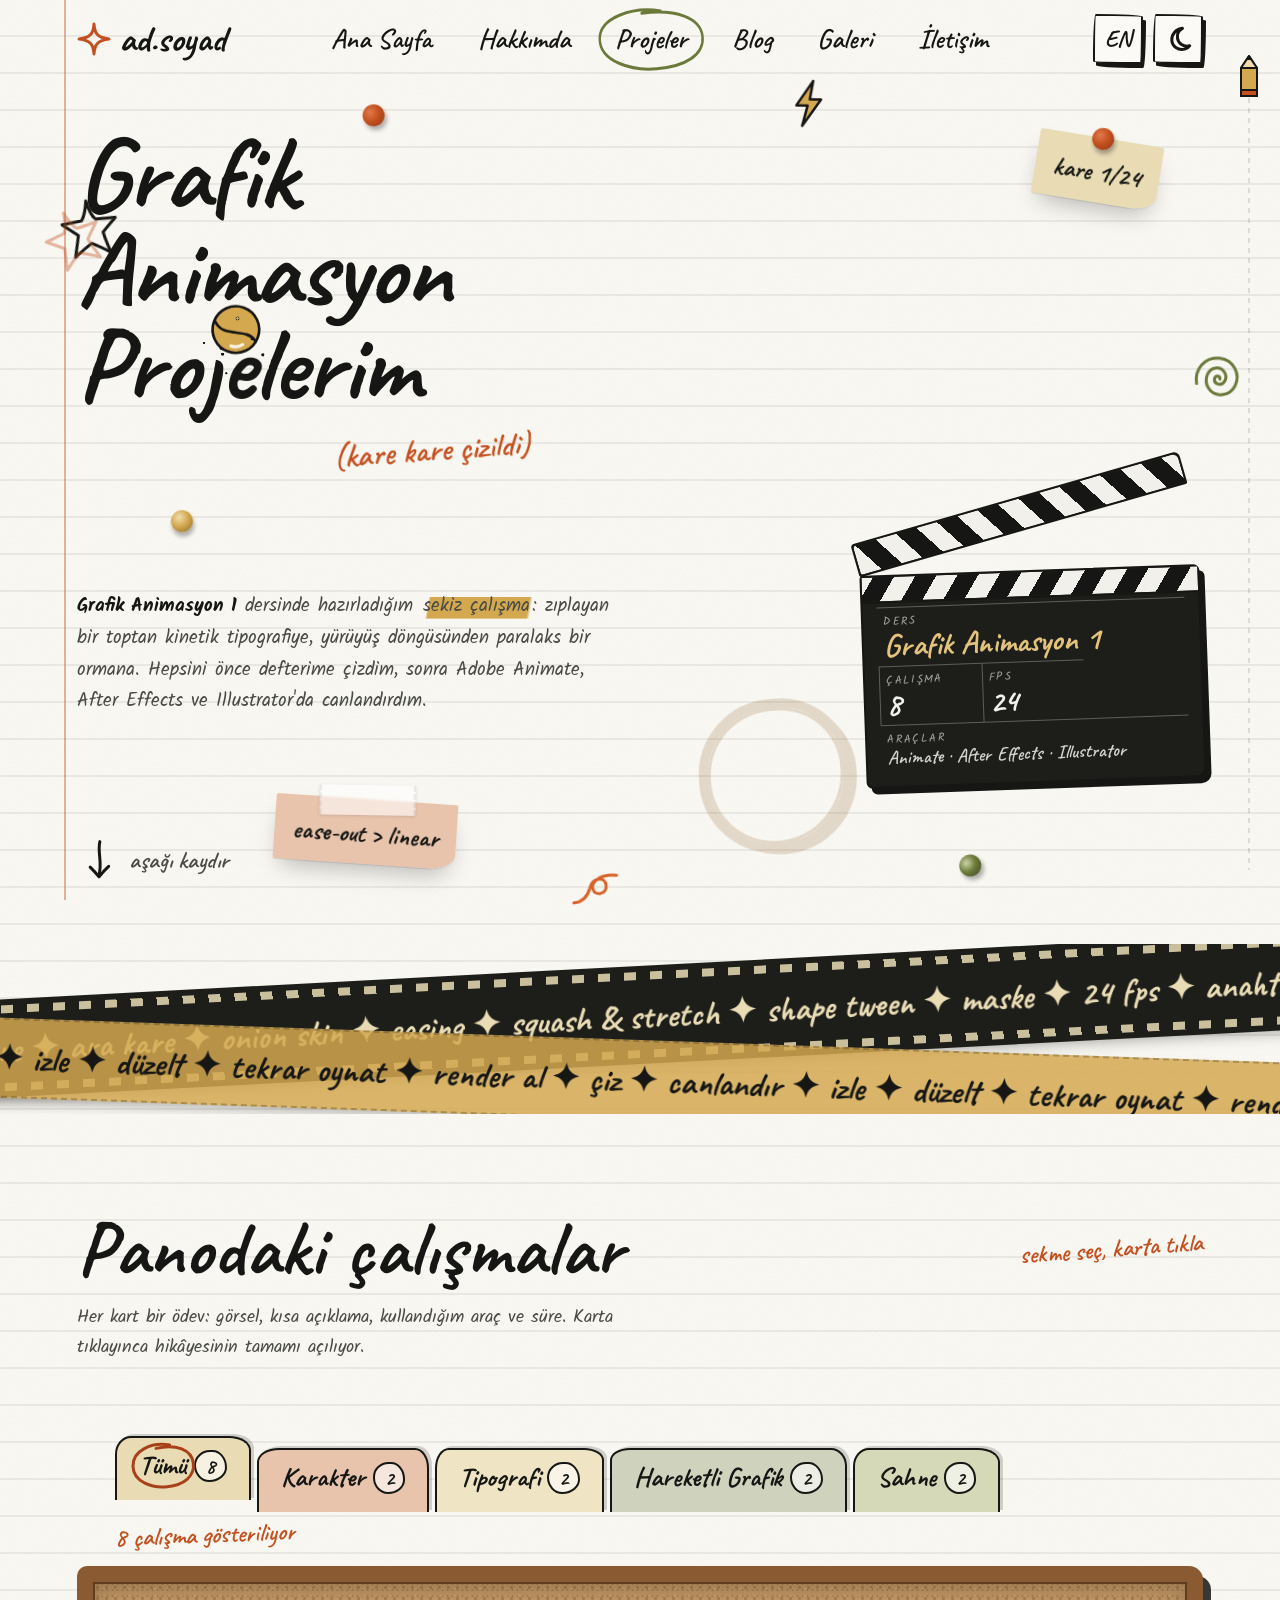
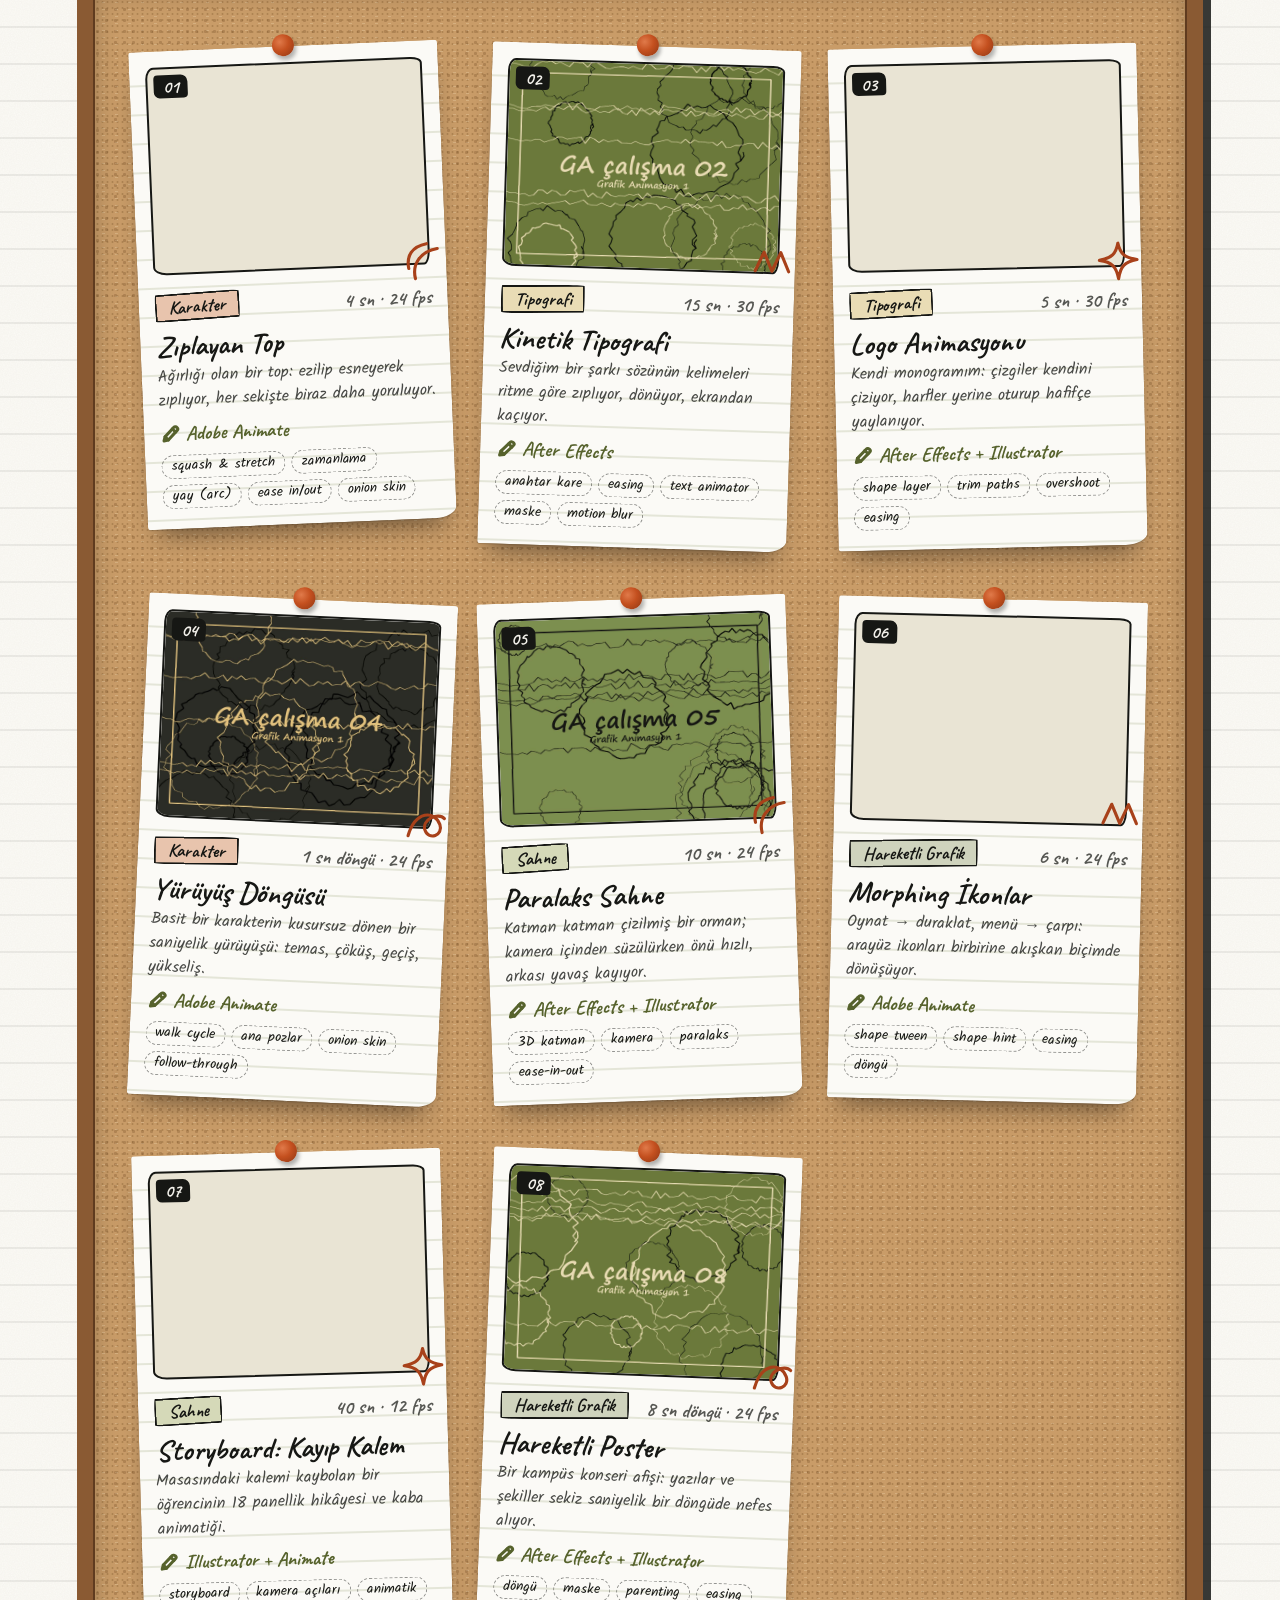
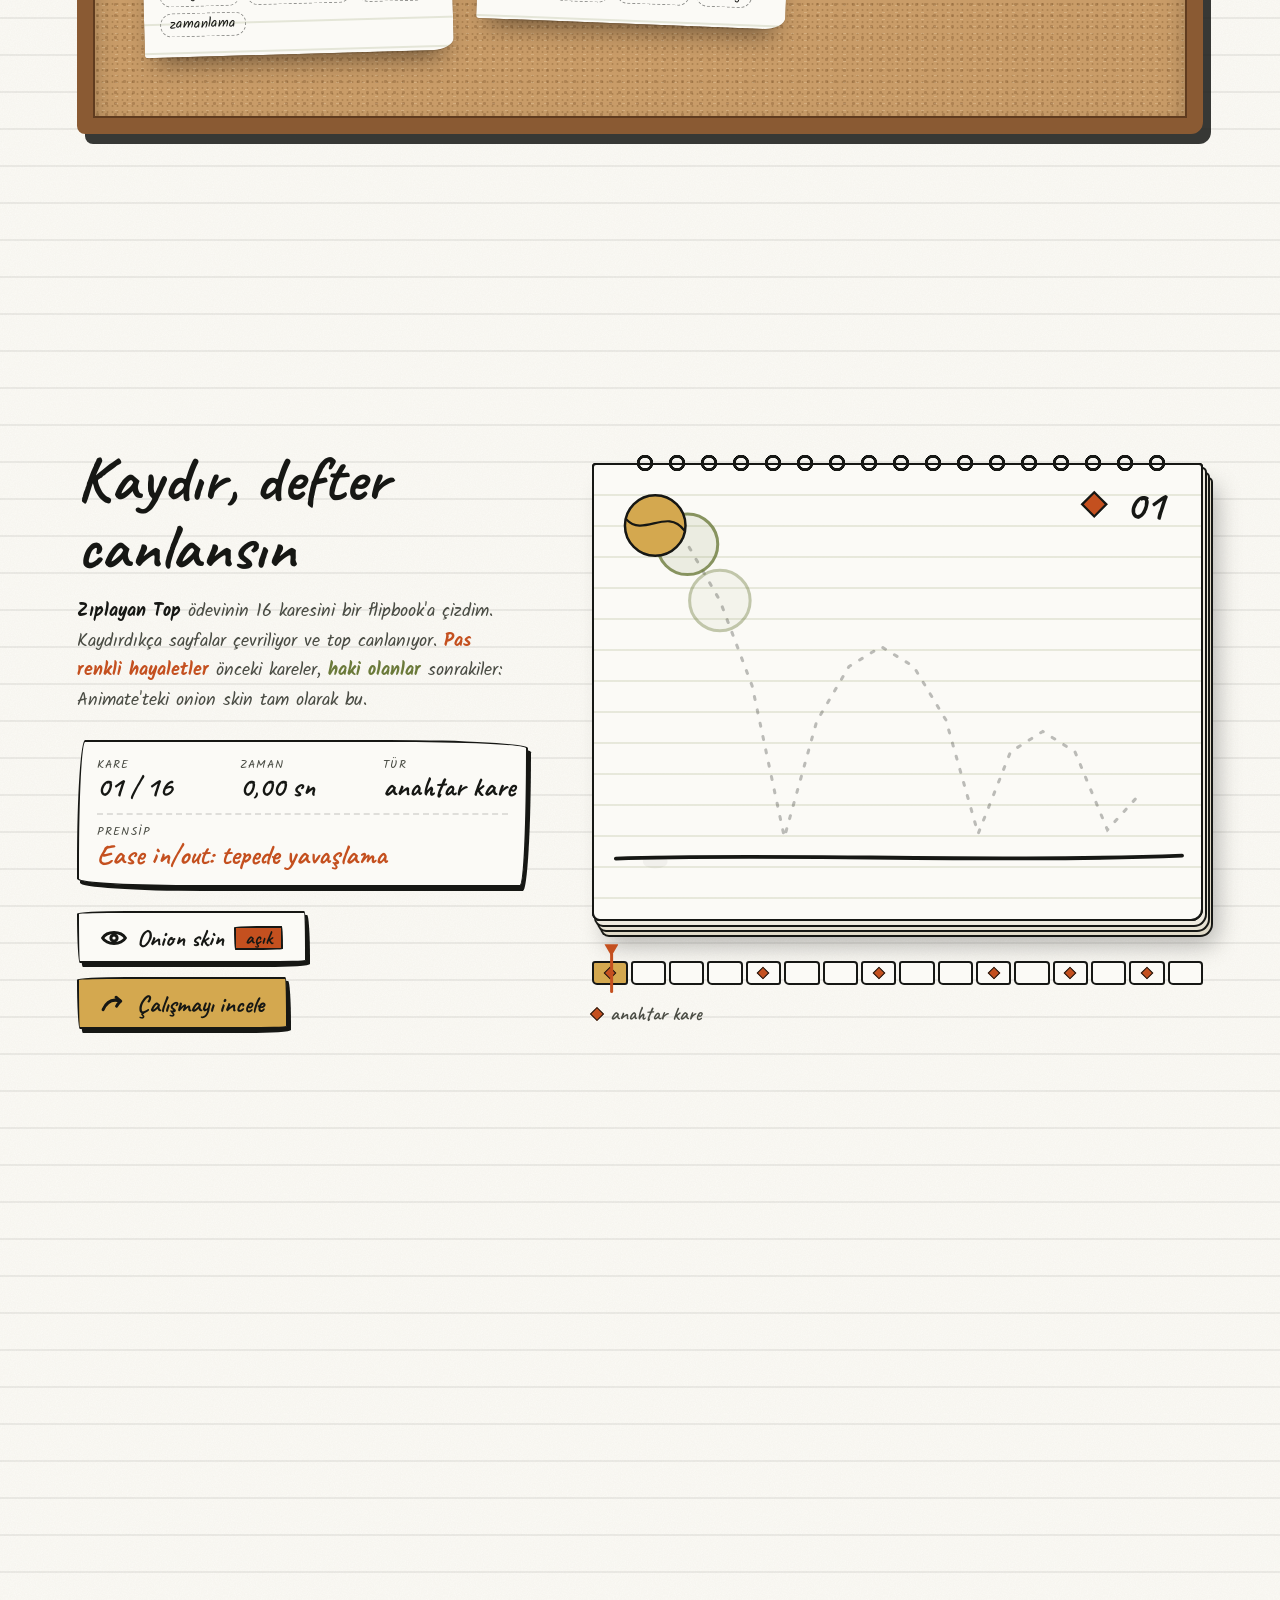
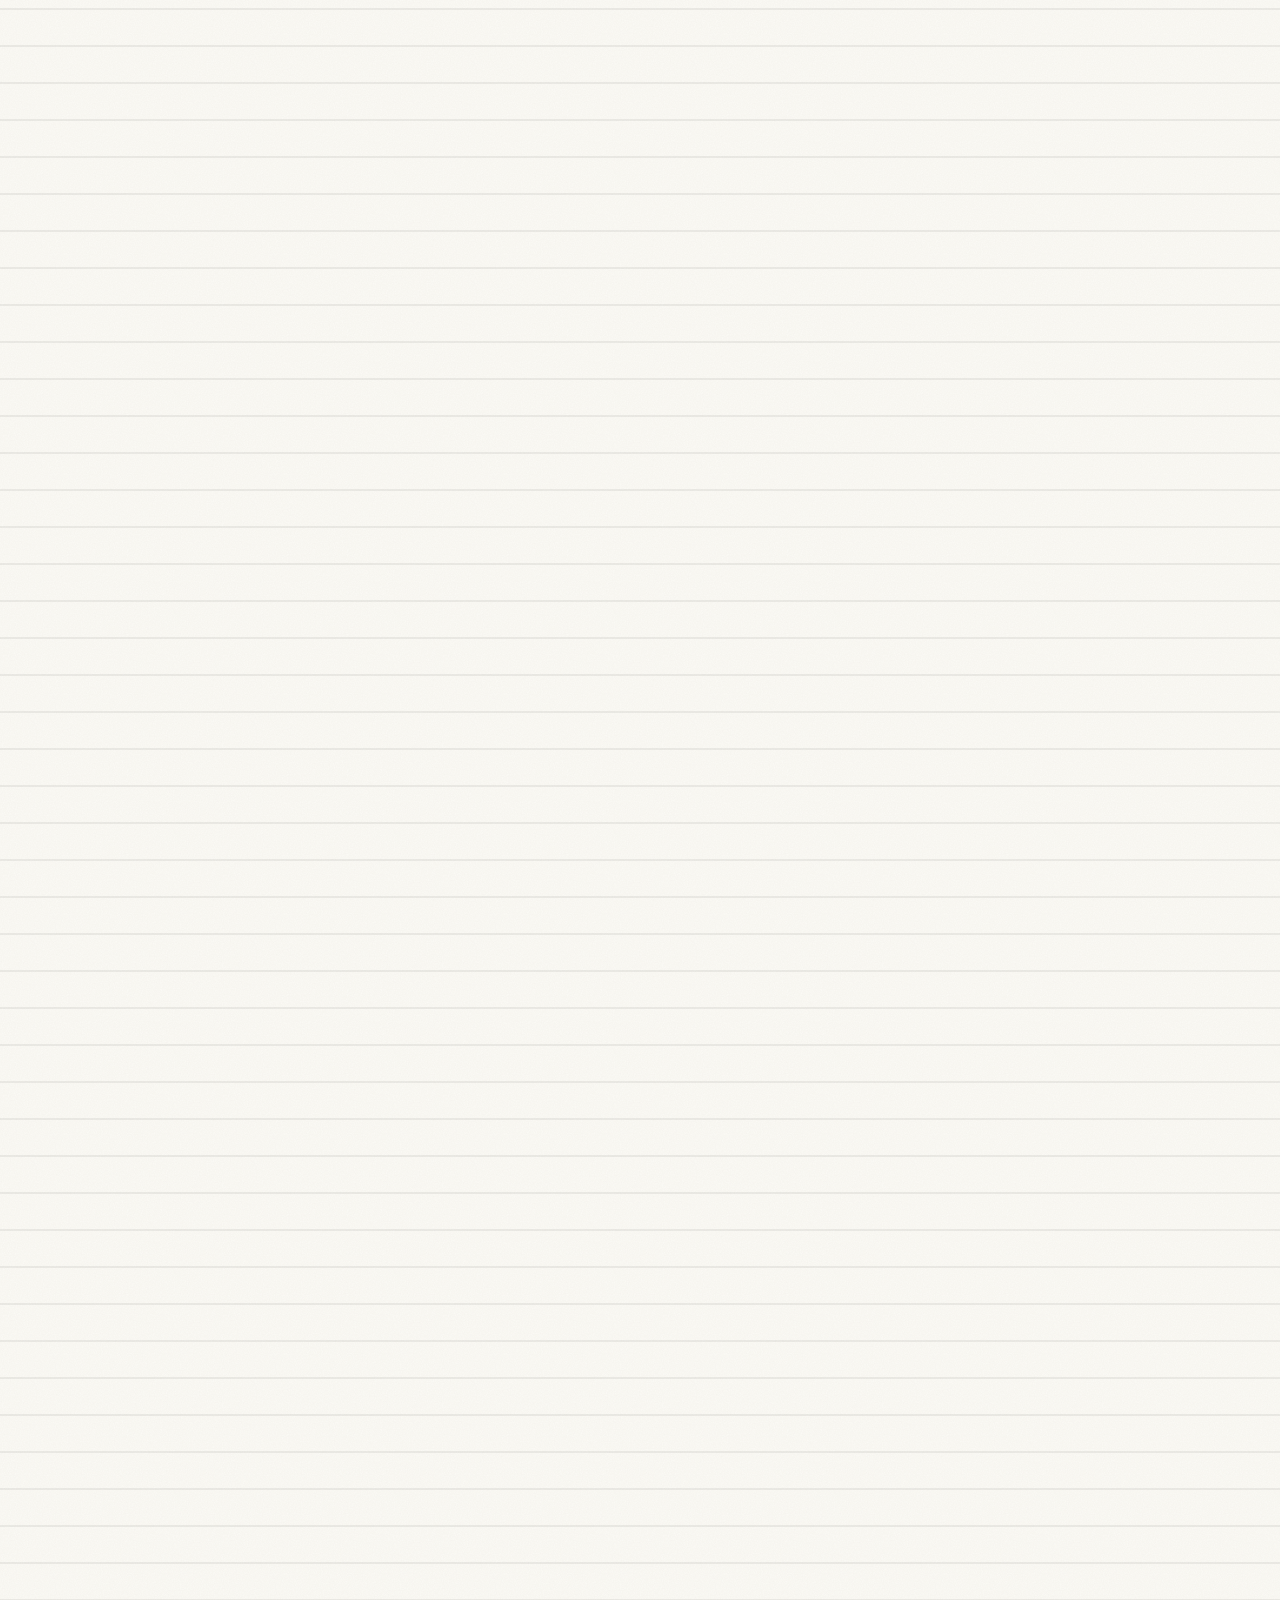
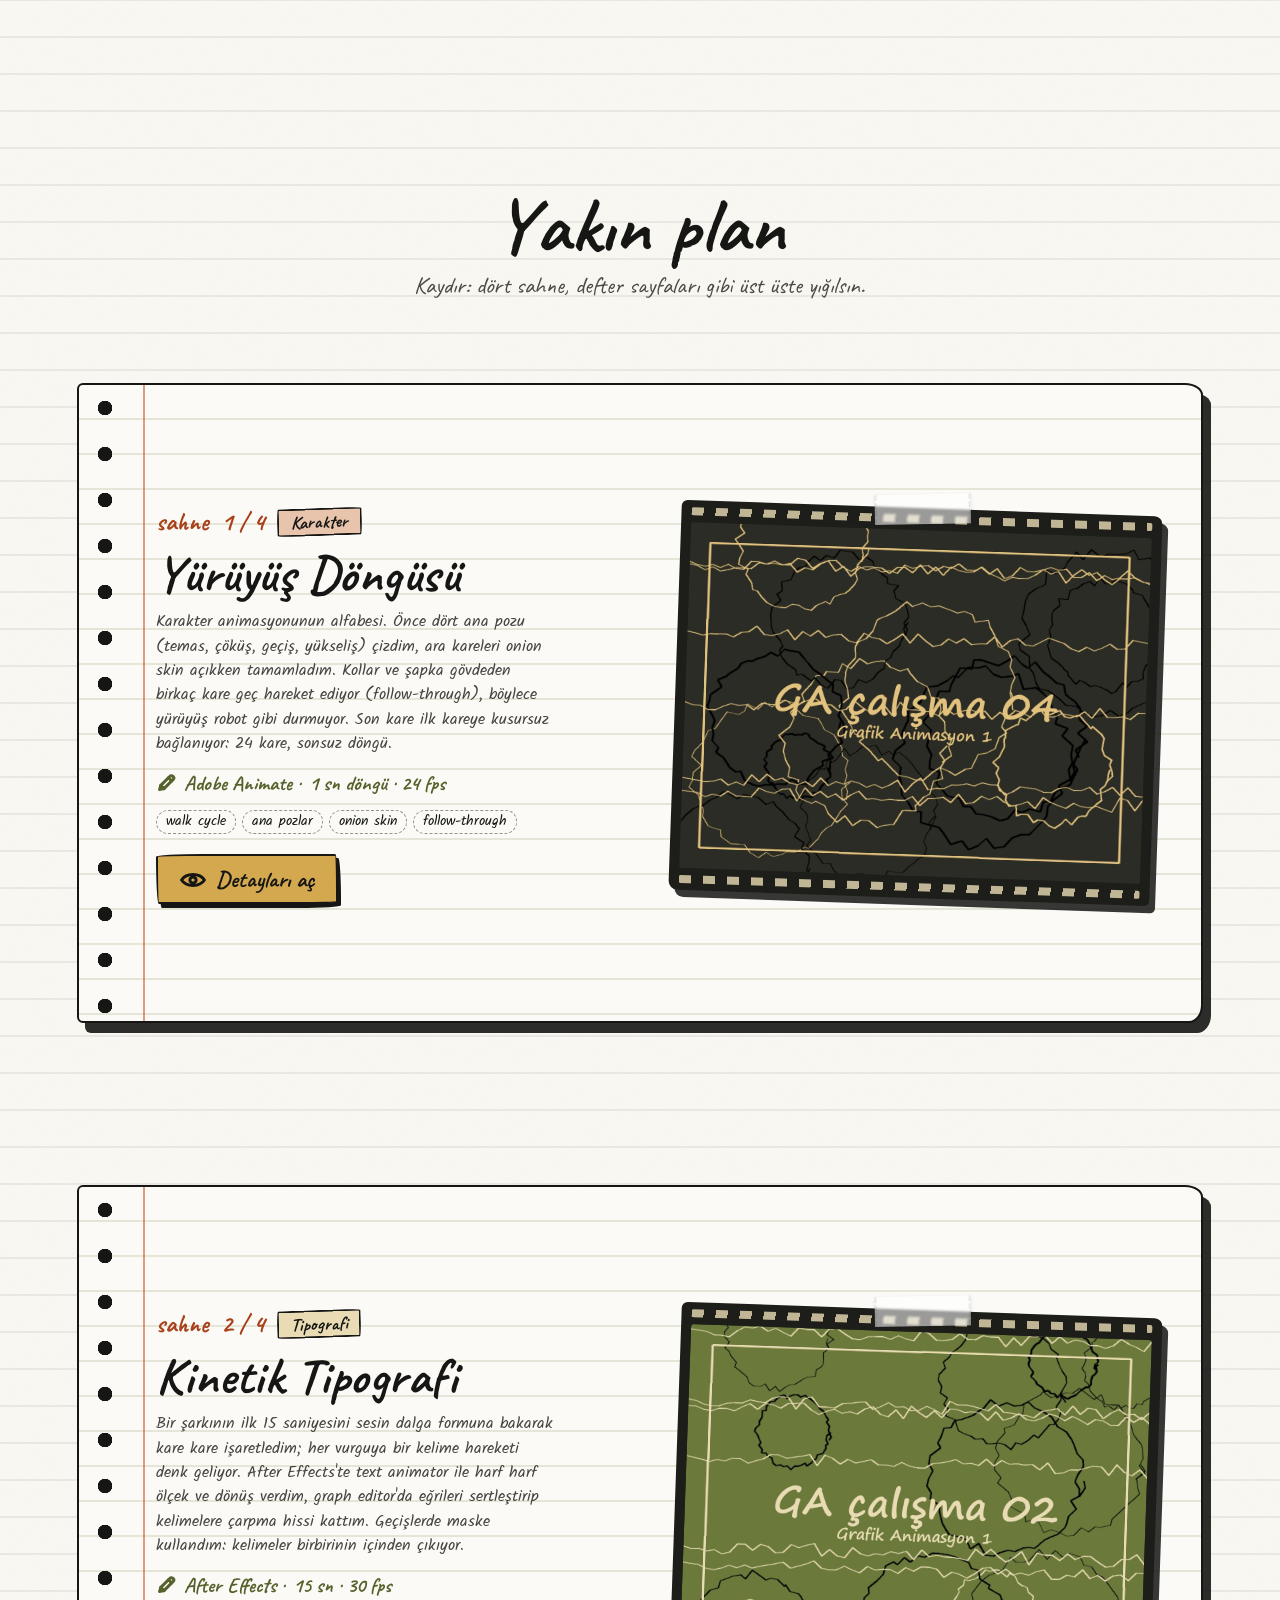
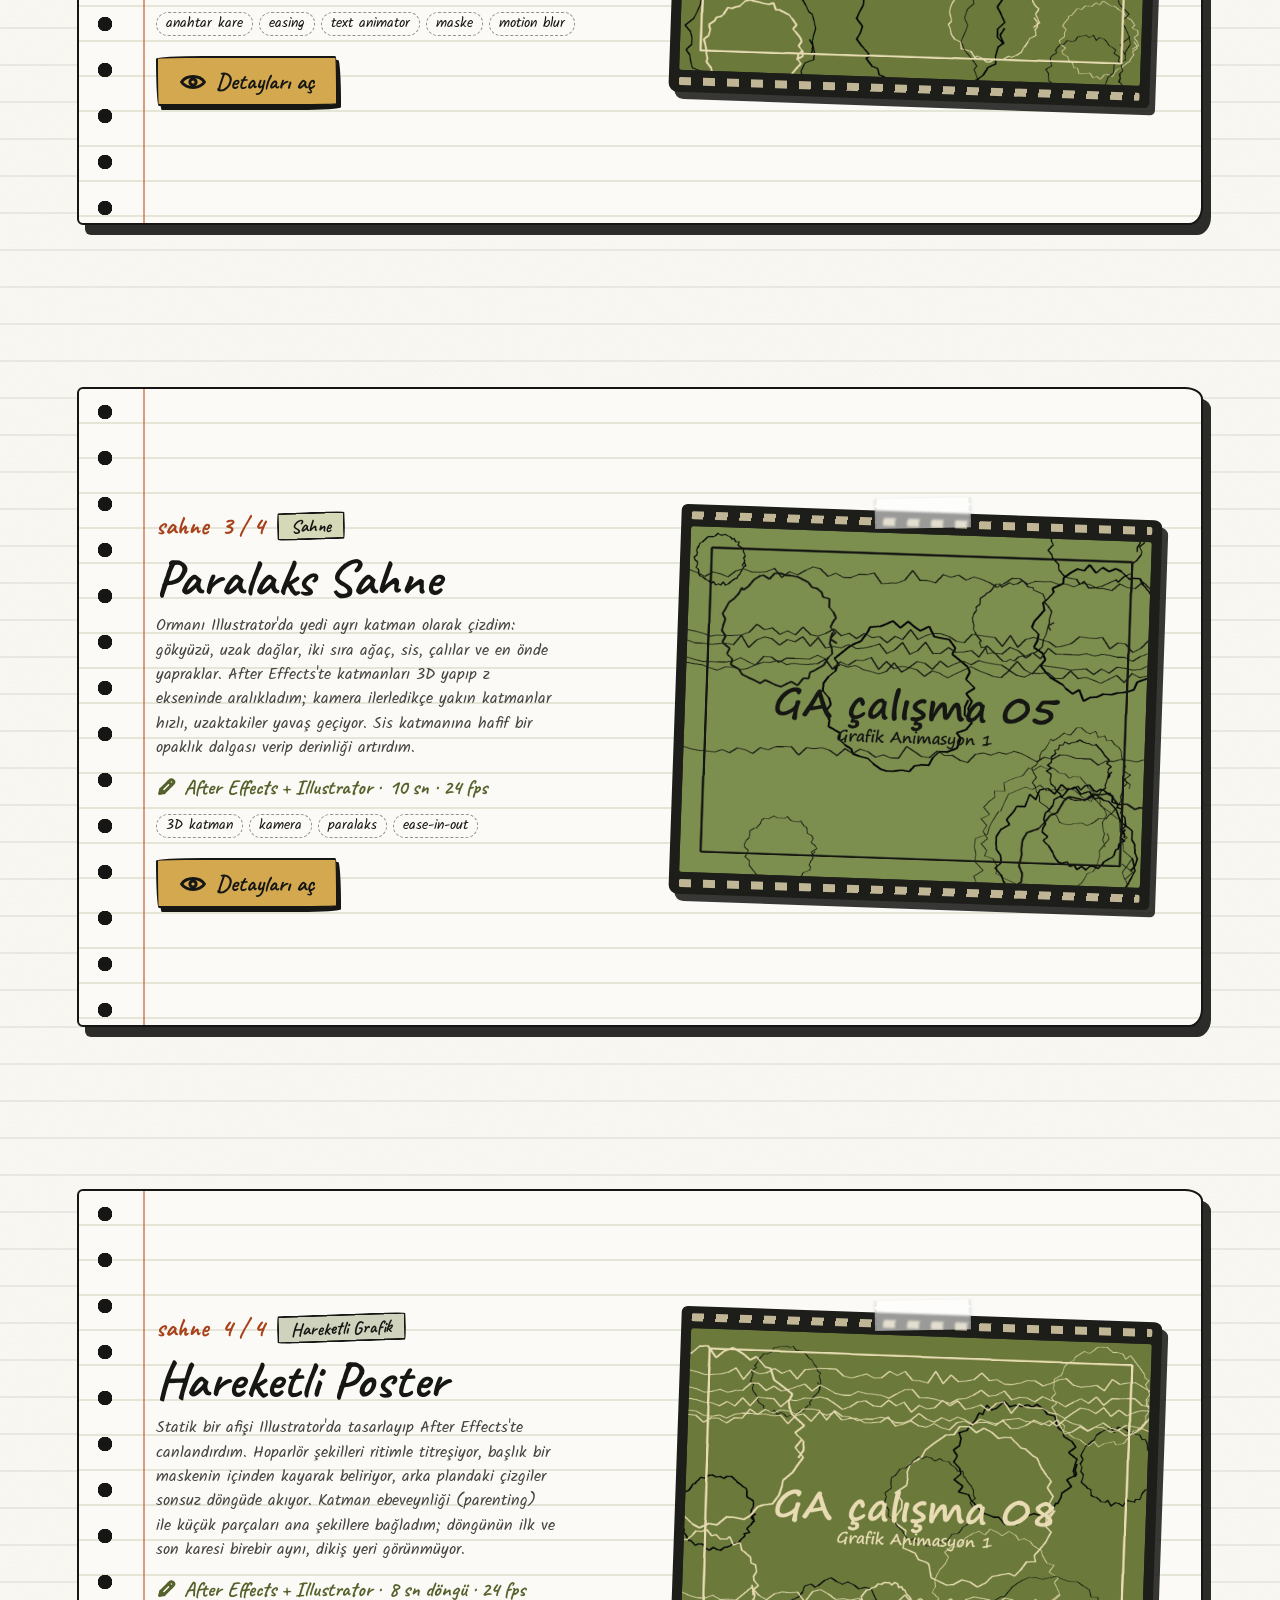
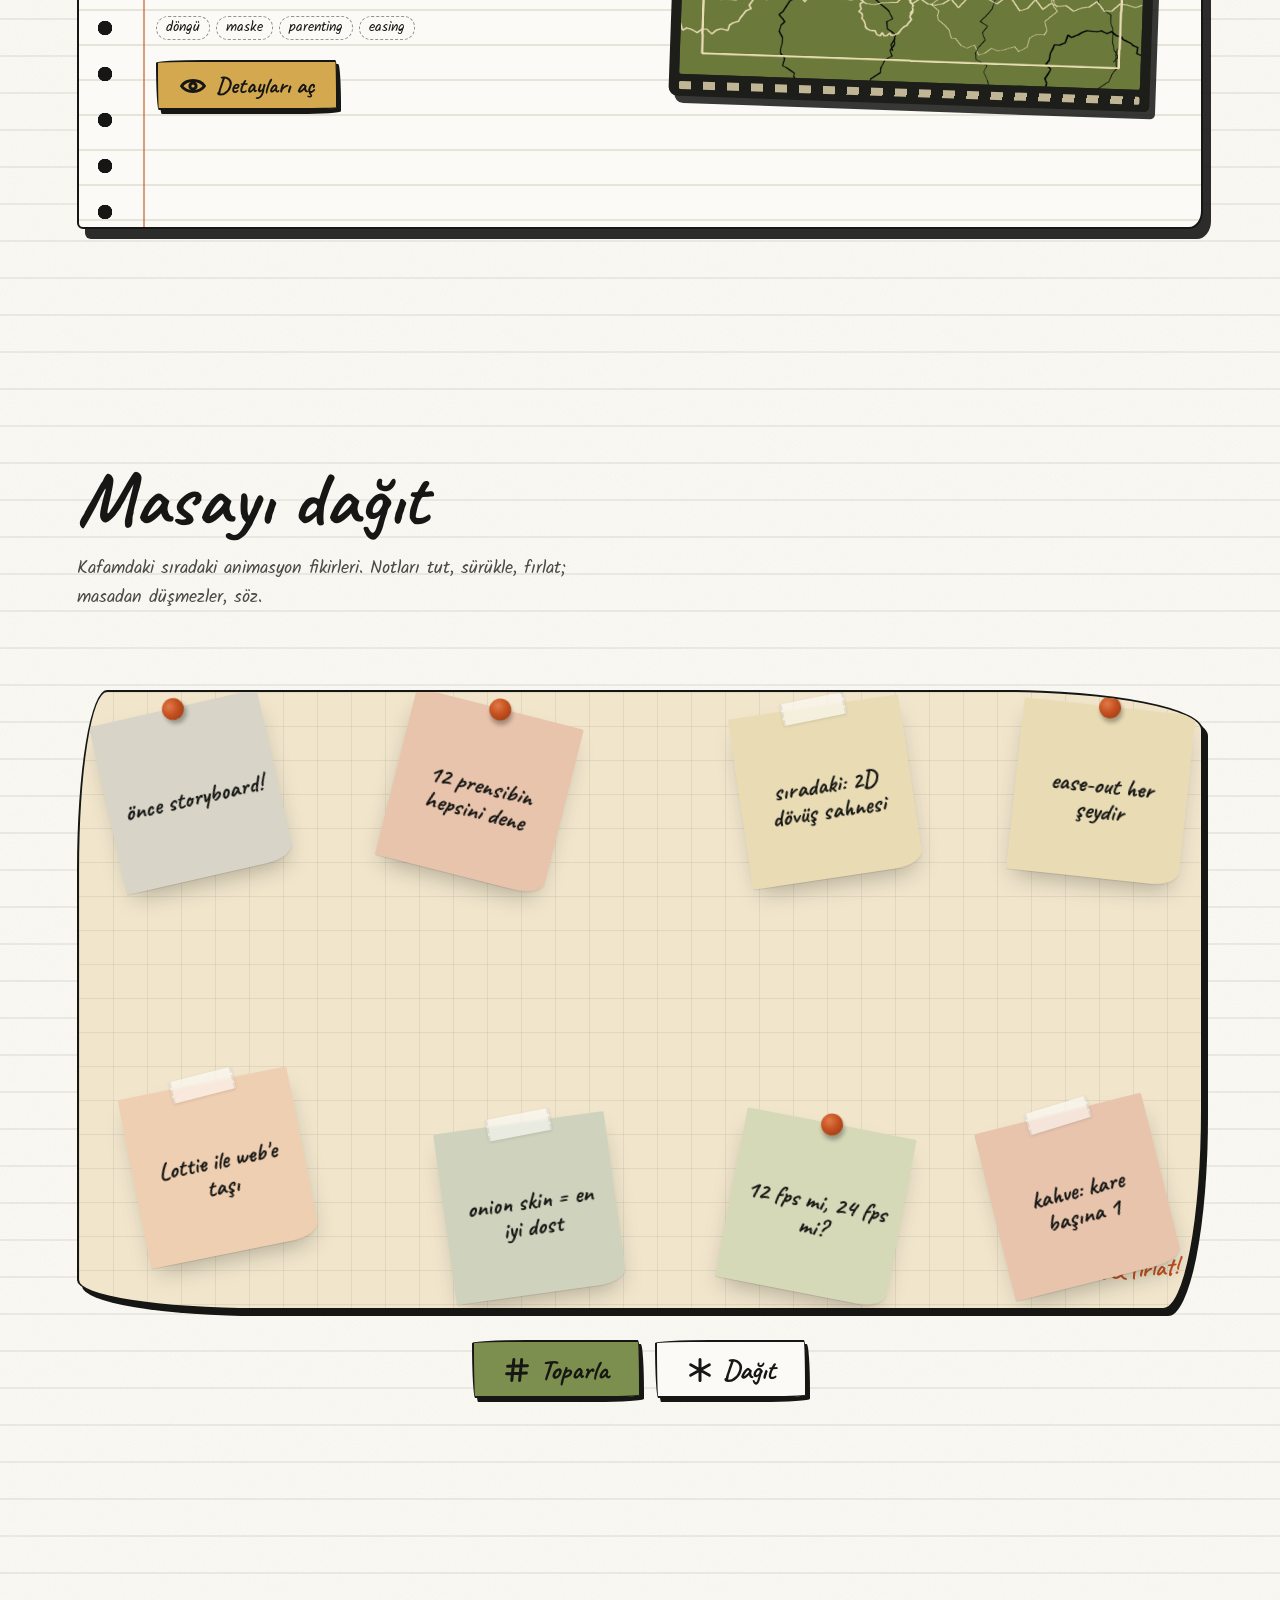
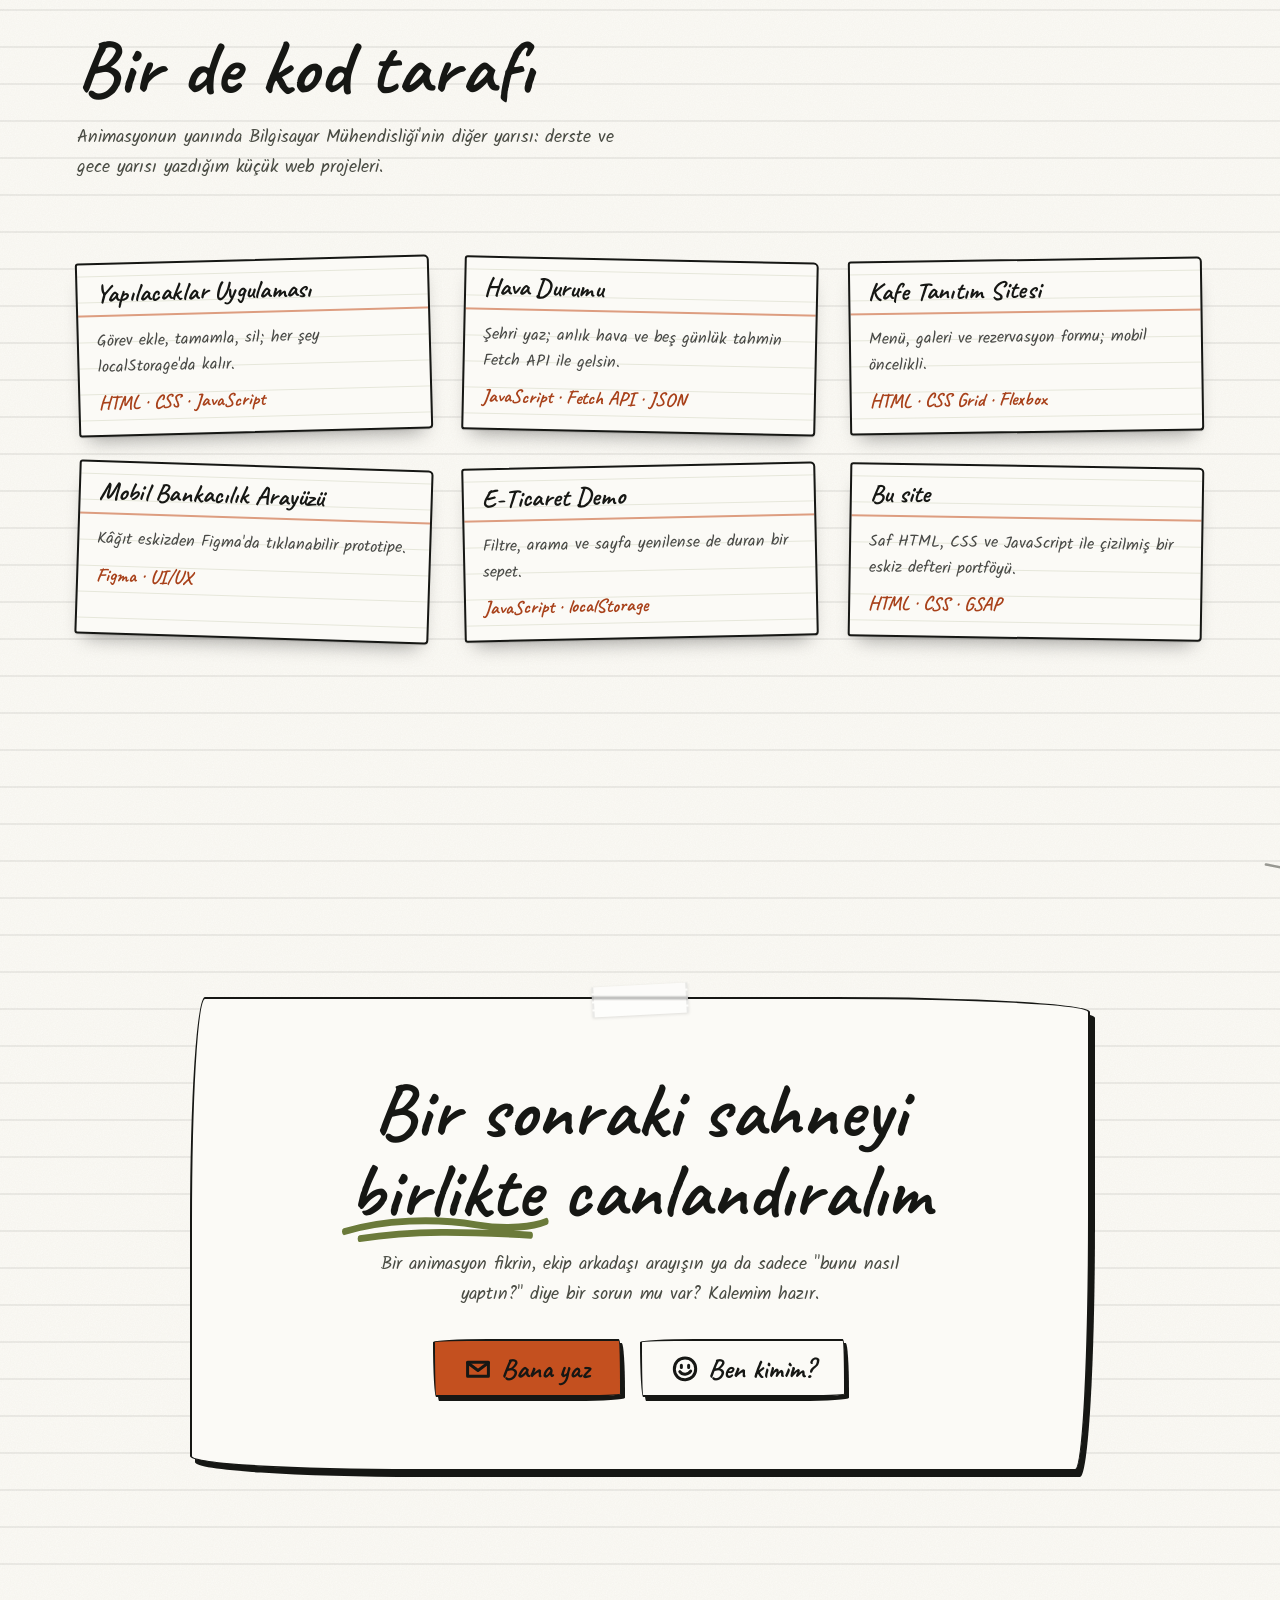
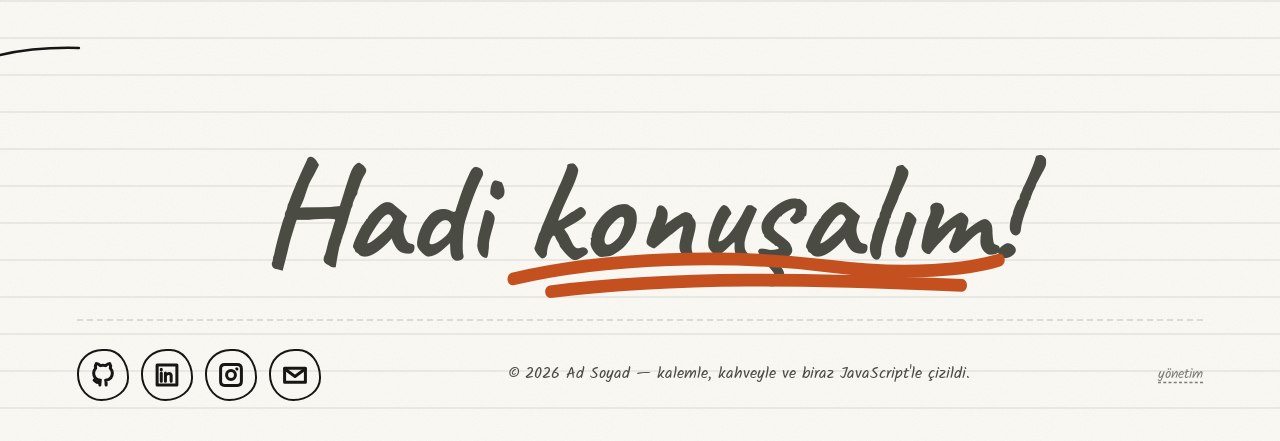
<file: projeler.html>
<!DOCTYPE html>
<html lang="tr" class="no-js">
<head>
  <meta charset="UTF-8">
  <meta name="viewport" content="width=device-width, initial-scale=1.0">
  <meta name="description" content="Ad Soyad'ın Grafik Animasyon 1 dersi çalışmaları: zıplayan top, kinetik tipografi, logo animasyonu, yürüyüş döngüsü, paralaks sahne ve daha fazlası; görseller ve kısa açıklamalarla." data-i18n-attr="content:work.meta.desc">
  <meta name="theme-color" content="#fbfaf6">
  <meta property="og:type" content="website">
  <meta property="og:title" content="Projeler: Grafik Animasyon Çalışmaları | Ad Soyad" data-i18n-attr="content:work.meta.title">
  <meta property="og:description" content="Grafik Animasyon 1 dersinde kare kare çizip canlandırdığım sekiz çalışma." data-i18n-attr="content:work.meta.og">
  <meta property="og:image" content="img/projeler/ga-01.jpg">
  <title data-i18n="work.meta.title">Projeler: Grafik Animasyon Çalışmaları | Ad Soyad</title>
  <link rel="icon" href="data:image/svg+xml,%3Csvg xmlns='http://www.w3.org/2000/svg' viewBox='0 0 100 100'%3E%3Ctext y='.9em' font-size='90'%3E%E2%9C%8F%EF%B8%8F%3C/text%3E%3C/svg%3E">
  <link rel="preload" href="fonts/caveat-400-700-latin.woff2" as="font" type="font/woff2" crossorigin>
  <link rel="preload" href="fonts/caveat-400-700-latin-ext.woff2" as="font" type="font/woff2" crossorigin>
  <link rel="preload" href="fonts/kalam-400-latin.woff2" as="font" type="font/woff2" crossorigin>
  <link rel="preload" href="fonts/kalam-400-latin-ext.woff2" as="font" type="font/woff2" crossorigin>
  <link rel="stylesheet" href="css/fonts.css">
  <link rel="stylesheet" href="css/core.css">
  <link rel="stylesheet" href="css/pages/work.css">
  <script>
    (function () {
      var d = document.documentElement, t = null, l = null;
      try { t = localStorage.getItem("theme"); l = localStorage.getItem("lang"); } catch (e) {}
      if (t === "dark" || (!t && matchMedia("(prefers-color-scheme: dark)").matches)) d.setAttribute("data-theme", "dark");
      if (l === "en") { d.lang = "en"; d.classList.add("lang-pending"); }
      try {
        if (!matchMedia("(prefers-reduced-motion: reduce)").matches &&
            (!sessionStorage.getItem("doodle-visited") || sessionStorage.getItem("doodle-transition") === "1")) d.classList.add("doodle-cover");
      } catch (e) {}
    })();
  </script>
  <script type="application/ld+json">
{
  "@context": "https://schema.org",
  "@type": "CollectionPage",
  "name": "Projeler: Grafik Animasyon Çalışmaları",
  "alternateName": "Projects: Graphic Animation Works",
  "description": "Ad Soyad'ın Grafik Animasyon 1 dersinde hazırladığı sekiz çalışma: görseller, kısa açıklamalar, kullanılan araçlar ve animasyon teknikleri.",
  "inLanguage": [
    "tr",
    "en"
  ],
  "about": {
    "@type": "Course",
    "name": "Grafik Animasyon 1",
    "alternateName": "Graphic Animation 1"
  },
  "author": {
    "@type": "Person",
    "name": "Ad Soyad",
    "email": "mailto:ornek@mail.com",
    "jobTitle": "Bilgisayar Mühendisliği öğrencisi"
  },
  "mainEntity": {
    "@type": "ItemList",
    "numberOfItems": 8,
    "itemListElement": [
      {
        "@type": "ListItem",
        "position": 1,
        "item": {
          "@type": "CreativeWork",
          "name": "Zıplayan Top",
          "alternateName": "Bouncing Ball",
          "description": "Ağırlığı olan bir top: ezilip esneyerek zıplıyor, her sekişte biraz daha yoruluyor.",
          "abstract": "Dersin ilk ödevi ve 12 animasyon prensibine giriş kapım. Topun yolunu önce kâğıda bir yay olarak çizdim, temas ve tepe noktalarını anahtar kare yaptım. Yere değdiği karede eziliyor (squash), düşerken esniyor (stretch); tepede kareler sıklaşıyor, yere yaklaştıkça açılıyor. Onion skin sayesinde aralıkları gözle kontrol ettim. Üç farklı top denedim: lastik, bowling ve pinpon. Aynı yol, bambaşka ağırlık.",
          "image": "img/projeler/ga-01.jpg",
          "creator": {
            "@type": "Person",
            "name": "Ad Soyad"
          },
          "genre": "Grafik Animasyon",
          "keywords": "squash & stretch, zamanlama, yay (arc), ease in/out, onion skin",
          "educationalUse": "Grafik Animasyon 1 dersi ödevi",
          "timeRequired": "PT4S",
          "inLanguage": "tr"
        }
      },
      {
        "@type": "ListItem",
        "position": 2,
        "item": {
          "@type": "CreativeWork",
          "name": "Kinetik Tipografi",
          "alternateName": "Kinetic Typography",
          "description": "Sevdiğim bir şarkı sözünün kelimeleri ritme göre zıplıyor, dönüyor, ekrandan kaçıyor.",
          "abstract": "Bir şarkının ilk 15 saniyesini sesin dalga formuna bakarak kare kare işaretledim; her vurguya bir kelime hareketi denk geliyor. After Effects'te text animator ile harf harf ölçek ve dönüş verdim, graph editor'da eğrileri sertleştirip kelimelere çarpma hissi kattım. Geçişlerde maske kullandım: kelimeler birbirinin içinden çıkıyor.",
          "image": "img/projeler/ga-02.jpg",
          "creator": {
            "@type": "Person",
            "name": "Ad Soyad"
          },
          "genre": "Grafik Animasyon",
          "keywords": "anahtar kare, easing, text animator, maske, motion blur",
          "educationalUse": "Grafik Animasyon 1 dersi ödevi",
          "timeRequired": "PT15S",
          "inLanguage": "tr"
        }
      },
      {
        "@type": "ListItem",
        "position": 3,
        "item": {
          "@type": "CreativeWork",
          "name": "Logo Animasyonu",
          "alternateName": "Logo Animation",
          "description": "Kendi monogramım: çizgiler kendini çiziyor, harfler yerine oturup hafifçe yaylanıyor.",
          "abstract": "NH monogramını önce Illustrator'da vektör olarak çizdim, katmanlara ayırıp After Effects'e aktardım. Trim paths ile çizgiler kalemle çiziliyormuş gibi beliriyor; son karelerde harfler hedefin biraz ötesine geçip geri dönüyor (overshoot). Beş saniyede bitiyor çünkü logo animasyonu kısa olmalı. Bunu üç uzun denemeden sonra öğrendim.",
          "image": "img/projeler/ga-03.jpg",
          "creator": {
            "@type": "Person",
            "name": "Ad Soyad"
          },
          "genre": "Grafik Animasyon",
          "keywords": "shape layer, trim paths, overshoot, easing",
          "educationalUse": "Grafik Animasyon 1 dersi ödevi",
          "timeRequired": "PT5S",
          "inLanguage": "tr"
        }
      },
      {
        "@type": "ListItem",
        "position": 4,
        "item": {
          "@type": "CreativeWork",
          "name": "Yürüyüş Döngüsü",
          "alternateName": "Walk Cycle",
          "description": "Basit bir karakterin kusursuz dönen bir saniyelik yürüyüşü: temas, çöküş, geçiş, yükseliş.",
          "abstract": "Karakter animasyonunun alfabesi. Önce dört ana pozu (temas, çöküş, geçiş, yükseliş) çizdim, ara kareleri onion skin açıkken tamamladım. Kollar ve şapka gövdeden birkaç kare geç hareket ediyor (follow-through), böylece yürüyüş robot gibi durmuyor. Son kare ilk kareye kusursuz bağlanıyor: 24 kare, sonsuz döngü.",
          "image": "img/projeler/ga-04.jpg",
          "creator": {
            "@type": "Person",
            "name": "Ad Soyad"
          },
          "genre": "Grafik Animasyon",
          "keywords": "walk cycle, ana pozlar, onion skin, follow-through",
          "educationalUse": "Grafik Animasyon 1 dersi ödevi",
          "timeRequired": "PT1S",
          "inLanguage": "tr"
        }
      },
      {
        "@type": "ListItem",
        "position": 5,
        "item": {
          "@type": "CreativeWork",
          "name": "Paralaks Sahne",
          "alternateName": "Parallax Scene",
          "description": "Katman katman çizilmiş bir orman; kamera içinden süzülürken önü hızlı, arkası yavaş kayıyor.",
          "abstract": "Ormanı Illustrator'da yedi ayrı katman olarak çizdim: gökyüzü, uzak dağlar, iki sıra ağaç, sis, çalılar ve en önde yapraklar. After Effects'te katmanları 3D yapıp z ekseninde aralıkladım; kamera ilerledikçe yakın katmanlar hızlı, uzaktakiler yavaş geçiyor. Sis katmanına hafif bir opaklık dalgası verip derinliği artırdım.",
          "image": "img/projeler/ga-05.jpg",
          "creator": {
            "@type": "Person",
            "name": "Ad Soyad"
          },
          "genre": "Grafik Animasyon",
          "keywords": "3D katman, kamera, paralaks, ease-in-out",
          "educationalUse": "Grafik Animasyon 1 dersi ödevi",
          "timeRequired": "PT10S",
          "inLanguage": "tr"
        }
      },
      {
        "@type": "ListItem",
        "position": 6,
        "item": {
          "@type": "CreativeWork",
          "name": "Morphing İkonlar",
          "alternateName": "Morphing Icons",
          "description": "Oynat → duraklat, menü → çarpı: arayüz ikonları birbirine akışkan biçimde dönüşüyor.",
          "abstract": "Arayüzlerde gördüğüm küçük dönüşümleri kendim yapmak istedim. Animate'te shape tween ile altı ikon çifti hazırladım. Şekiller ilk denemede birbirine dolanıp eriyordu; shape hint noktalarıyla hangi köşenin nereye gideceğini söyleyince geçişler temizlendi. Her dönüşüme kısa bir ease-out verdim ki tıklanmış hissi versin.",
          "image": "img/projeler/ga-06.jpg",
          "creator": {
            "@type": "Person",
            "name": "Ad Soyad"
          },
          "genre": "Grafik Animasyon",
          "keywords": "shape tween, shape hint, easing, döngü",
          "educationalUse": "Grafik Animasyon 1 dersi ödevi",
          "timeRequired": "PT6S",
          "inLanguage": "tr"
        }
      },
      {
        "@type": "ListItem",
        "position": 7,
        "item": {
          "@type": "CreativeWork",
          "name": "Storyboard: Kayıp Kalem",
          "alternateName": "Storyboard: The Lost Pencil",
          "description": "Masasındaki kalemi kaybolan bir öğrencinin 18 panellik hikâyesi ve kaba animatiği.",
          "abstract": "Bir dakikalık bir kısa film fikrini 18 panelde anlattım: geniş plan, yakın çekim, omuz üstü ve kuş bakışı açılarla. Paneller önce kurşun kalemle, sonra Illustrator'da temize çizildi. Animate'te panelleri sesle birlikte zamanlayıp 40 saniyelik kaba bir animatik çıkardım; hikâyenin nerede yavaşladığını izleyerek gördüm.",
          "image": "img/projeler/ga-07.jpg",
          "creator": {
            "@type": "Person",
            "name": "Ad Soyad"
          },
          "genre": "Grafik Animasyon",
          "keywords": "storyboard, kamera açıları, animatik, zamanlama",
          "educationalUse": "Grafik Animasyon 1 dersi ödevi",
          "timeRequired": "PT40S",
          "inLanguage": "tr"
        }
      },
      {
        "@type": "ListItem",
        "position": 8,
        "item": {
          "@type": "CreativeWork",
          "name": "Hareketli Poster",
          "alternateName": "Motion Poster",
          "description": "Bir kampüs konseri afişi: yazılar ve şekiller sekiz saniyelik bir döngüde nefes alıyor.",
          "abstract": "Statik bir afişi Illustrator'da tasarlayıp After Effects'te canlandırdım. Hoparlör şekilleri ritimle titreşiyor, başlık bir maskenin içinden kayarak beliriyor, arka plandaki çizgiler sonsuz döngüde akıyor. Katman ebeveynliği (parenting) ile küçük parçaları ana şekillere bağladım; döngünün ilk ve son karesi birebir aynı, dikiş yeri görünmüyor.",
          "image": "img/projeler/ga-08.jpg",
          "creator": {
            "@type": "Person",
            "name": "Ad Soyad"
          },
          "genre": "Grafik Animasyon",
          "keywords": "döngü, maske, parenting, easing",
          "educationalUse": "Grafik Animasyon 1 dersi ödevi",
          "timeRequired": "PT8S",
          "inLanguage": "tr"
        }
      }
    ]
  }
}
  </script>
</head>
<body data-page-name="projeler" data-page-name-en="projects">
  <a class="skip-link" href="#main" data-i18n="a11y.skip">İçeriğe geç</a>

  <header class="nav">
    <div class="container nav__inner">
      <a href="index.html" class="nav__logo" aria-label="Ad Soyad">
        <span class="doodle" data-doodle="sparkle"></span>ad.soyad
      </a>
      <nav aria-label="Ana menü" data-i18n-attr="aria-label:nav.menuLabel">
        <ul class="nav__links">
          <li><a class="nav__link" href="index.html" data-page-name="ana sayfa" data-page-name-en="home" data-i18n="nav.home">Ana Sayfa</a></li>
          <li><a class="nav__link" href="hakkimda.html" data-page-name="hakkımda" data-page-name-en="about" data-i18n="nav.about">Hakkımda</a></li>
          <li><a class="nav__link" href="projeler.html" data-page-name="projeler" data-page-name-en="projects" data-i18n="nav.work">Projeler</a></li>
          <li><a class="nav__link" href="blog.html" data-page-name="blog" data-page-name-en="blog" data-i18n="nav.blog">Blog</a></li>
          <li><a class="nav__link" href="galeri.html" data-page-name="galeri" data-page-name-en="gallery" data-i18n="nav.gallery">Galeri</a></li>
          <li><a class="nav__link" href="iletisim.html" data-page-name="iletişim" data-page-name-en="contact" data-i18n="nav.contact">İletişim</a></li>
        </ul>
      </nav>
      <div class="nav__actions">
        <button class="icon-btn lang-toggle" type="button" aria-label="Switch to English">
          <span class="lang-toggle__label">EN</span>
        </button>
        <button class="icon-btn theme-toggle" type="button" aria-label="Temayı değiştir">
          <span class="doodle doodle--moon" data-doodle="moon"></span>
          <span class="doodle doodle--sun" data-doodle="sun"></span>
        </button>
        <button class="icon-btn burger" type="button" aria-label="Menüyü aç" aria-expanded="false" aria-controls="mobileMenu">
          <span class="burger__lines"><span></span><span></span><span></span></span>
        </button>
      </div>
    </div>
  </header>

  <div class="mobile-menu" id="mobileMenu" aria-hidden="true">
    <a href="index.html" data-page-name="ana sayfa" data-page-name-en="home"><small>01</small><span data-i18n="nav.home">Ana Sayfa</span></a>
    <a href="hakkimda.html" data-page-name="hakkımda" data-page-name-en="about"><small>02</small><span data-i18n="nav.about">Hakkımda</span></a>
    <a href="projeler.html" data-page-name="projeler" data-page-name-en="projects"><small>03</small><span data-i18n="nav.work">Projeler</span></a>
    <a href="blog.html" data-page-name="blog" data-page-name-en="blog"><small>04</small><span data-i18n="nav.blog">Blog</span></a>
    <a href="galeri.html" data-page-name="galeri" data-page-name-en="gallery"><small>05</small><span data-i18n="nav.gallery">Galeri</span></a>
    <a href="iletisim.html" data-page-name="iletişim" data-page-name-en="contact"><small>06</small><span data-i18n="nav.contact">İletişim</span></a>
  </div>

  <main id="main">

    <!-- ============ 1. HERO ============ -->
    <section class="work-hero" aria-labelledby="workTitle">
      <div class="work-hero__deco" aria-hidden="true">
        <span class="work-hi work-hi--onion" style="--x:6%;--y:20%" data-depth="0.6"><span class="work-hi__in"><span class="work-hi__ghost"><span class="doodle" data-doodle="star" style="--size:clamp(38px,5vw,64px);--c:var(--pink);--sw:3"></span></span><span class="doodle" data-doodle="star" style="--size:clamp(38px,5vw,64px);--c:var(--ink);--sw:3"></span></span></span>
        <span class="work-hi work-hi--note" style="--x:80%;--y:15%" data-depth="1"><span class="work-hi__in"><span class="work-hi__scrap sticky yellow" style="--r:6deg"><span class="pin"></span><span data-i18n="work.hero.scrap1">kare 1/24</span></span></span></span>
        <span class="work-hi" style="--x:91%;--y:34%" data-depth="0.4"><span class="work-hi__in"><span class="doodle" data-doodle="spiral" style="--size:clamp(44px,6vw,80px);--c:var(--blue)"></span></span></span>
        <span class="work-hi work-hi--desk" style="--x:22%;--y:84%" data-depth="0.9"><span class="work-hi__in"><span class="work-hi__scrap sticky pink" style="--r:-7deg"><span class="tape"></span>ease-out &gt; linear</span></span></span>
        <span class="work-hi work-hi--desk" style="--x:60%;--y:8%" data-depth="0.5"><span class="work-hi__in"><span class="doodle filled" data-doodle="lightning" style="--size:clamp(30px,4vw,52px);--c:#161714;--fill:var(--yellow);--sw:2.5"></span></span></span>
        <span class="work-hi" style="--x:30%;--y:11%" data-depth="0.8"><span class="work-hi__in work-hi__pin"><span class="pin"></span></span></span>
        <span class="work-hi" style="--x:74%;--y:86%" data-depth="0.7"><span class="work-hi__in work-hi__pin work-hi__pin--khaki"><span class="pin"></span></span></span>
        <span class="work-hi work-hi--desk" style="--x:15%;--y:52%" data-depth="0.3"><span class="work-hi__in work-hi__pin work-hi__pin--olive"><span class="pin"></span></span></span>
        <span class="work-hi work-hi--desk" style="--x:54%;--y:70%" data-depth="0.35"><span class="work-hi__in work-hi__stain"></span></span>
        <span class="work-hi" style="--x:46%;--y:88%" data-depth="0.5"><span class="work-hi__in"><span class="doodle" data-doodle="loop" style="--size:clamp(34px,4vw,56px);--c:var(--orange)"></span></span></span>
      </div>

      <div class="container work-hero__inner">
        <div class="work-hero__titlewrap">
          <h1 id="workTitle" class="work-hero__title" data-split data-i18n="work.hero.title">Grafik Animasyon Projelerim</h1>
          <button class="work-ball" type="button" aria-label="Topu yeniden zıplat" data-i18n-attr="aria-label:work.ball.aria" hidden>
            <svg viewBox="0 0 60 60" aria-hidden="true" focusable="false"><circle class="work-ball__body" cx="30" cy="30" r="26"/><path class="work-ball__stripe" d="M6 26 C 20 36, 40 16, 54 30"/><path class="work-ball__shine" d="M17 17 C 20 13, 25 11, 29 11"/></svg>
          </button>
        </div>
        <p class="work-hero__sub hand-note" data-reveal="pop" data-delay="0.6" data-rotate="-4"><span data-i18n="work.hero.sub">(kare kare çizildi)</span></p>

        <div class="work-hero__row">
          <p class="work-hero__lead" data-reveal="up" data-delay="0.3" data-i18n="work.hero.lead"><strong>Grafik Animasyon 1</strong> dersinde hazırladığım <span class="marker">sekiz çalışma</span>: zıplayan bir toptan kinetik tipografiye, yürüyüş döngüsünden paralaks bir ormana. Hepsini önce defterime çizdim, sonra Adobe Animate, After Effects ve Illustrator'da canlandırdım.</p>

          <div class="work-slate-wrap" data-reveal="stamp" data-delay="0.45">
            <div class="work-slate">
              <button class="work-slate__clap" type="button" aria-label="Klaketi vur" data-i18n-attr="aria-label:work.slate.clap" data-juice><span class="work-slate__stripes"></span></button>
              <div class="work-slate__bar" aria-hidden="true"><span class="work-slate__stripes"></span></div>
              <dl class="work-slate__grid">
                <div class="work-slate__cell work-slate__cell--wide"><dt data-i18n="work.slate.course">Ders</dt><dd data-i18n="work.slate.courseName">Grafik Animasyon 1</dd></div>
                <div class="work-slate__cell"><dt data-i18n="work.slate.works">Çalışma</dt><dd><span id="workCount">8</span></dd></div>
                <div class="work-slate__cell"><dt>FPS</dt><dd>24</dd></div>
                <div class="work-slate__cell"><dt data-i18n="work.slate.tools">Araçlar</dt><dd class="work-slate__small">Animate · After Effects · Illustrator</dd></div>
              </dl>
            </div>
          </div>
        </div>

        <a class="work-hero__scroll" href="#pano" aria-label="Panoya in" data-i18n-attr="aria-label:work.hero.scrollAria">
          <span class="doodle" data-doodle="arrow-down" style="--size:44px"></span>
          <span data-i18n="work.hero.scroll">aşağı kaydır</span>
        </a>
      </div>
    </section>

    <!-- film şeritleri -->
    <div class="work-tapes" aria-hidden="true">
      <div class="work-tape work-tape--a"><div class="work-tape__track" data-i18n="work.tape.a">anahtar kare ✦ ara kare ✦ onion skin ✦ easing ✦ squash &amp; stretch ✦ shape tween ✦ maske ✦ 24 fps ✦ anahtar kare ✦ ara kare ✦ onion skin ✦ easing ✦ squash &amp; stretch ✦ shape tween ✦ maske ✦ 24 fps ✦ anahtar kare ✦ ara kare ✦ onion skin ✦ easing ✦ squash &amp; stretch ✦ shape tween ✦ maske ✦ 24 fps ✦</div></div>
      <div class="work-tape work-tape--b"><div class="work-tape__track" data-i18n="work.tape.b">çiz ✦ canlandır ✦ izle ✦ düzelt ✦ tekrar oynat ✦ render al ✦ çiz ✦ canlandır ✦ izle ✦ düzelt ✦ tekrar oynat ✦ render al ✦ çiz ✦ canlandır ✦ izle ✦ düzelt ✦ tekrar oynat ✦ render al ✦ çiz ✦ canlandır ✦ izle ✦ düzelt ✦ tekrar oynat ✦ render al ✦</div></div>
    </div>

    <!-- ============ 2. FİLTRE + PANO ============ -->
    <section class="section work-board-sec" id="pano" aria-labelledby="boardTitle">
      <div class="container">
        <div class="section-head work-head">
          <h2 id="boardTitle" data-split data-i18n="work.board.title">Panodaki çalışmalar</h2>
          <p class="work-head__note hand-note" data-reveal="pop" data-delay="0.4" data-rotate="-5"><span data-i18n="work.board.note">sekme seç, karta tıkla</span></p>
          <p class="work-head__lead" data-reveal="up" data-delay="0.2" data-i18n="work.board.lead">Her kart bir ödev: görsel, kısa açıklama, kullandığım araç ve süre. Karta tıklayınca hikâyesinin tamamı açılıyor.</p>
        </div>

        <div class="work-filter">
          <div class="work-tabs" role="group" aria-label="Çalışmaları türe göre filtrele" data-i18n-attr="aria-label:work.filter.group">
            <button class="work-tab is-active" type="button" data-filter="all" aria-pressed="true" style="--tab:#e9dcb5"><span class="work-tab__label"><span data-i18n="work.cat.all">Tümü</span></span> <span class="work-tab__n">8</span></button>
            <button class="work-tab" type="button" data-filter="karakter" aria-pressed="false" style="--tab:#e8c4ad"><span class="work-tab__label"><span data-i18n="work.cat.karakter">Karakter</span></span> <span class="work-tab__n">2</span></button>
            <button class="work-tab" type="button" data-filter="tipografi" aria-pressed="false" style="--tab:#efe4c4"><span class="work-tab__label"><span data-i18n="work.cat.tipografi">Tipografi</span></span> <span class="work-tab__n">2</span></button>
            <button class="work-tab" type="button" data-filter="hareketli" aria-pressed="false" style="--tab:#cfd3bd"><span class="work-tab__label"><span data-i18n="work.cat.hareketli">Hareketli Grafik</span></span> <span class="work-tab__n">2</span></button>
            <button class="work-tab" type="button" data-filter="sahne" aria-pressed="false" style="--tab:#d5d9b8"><span class="work-tab__label"><span data-i18n="work.cat.sahne">Sahne</span></span> <span class="work-tab__n">2</span></button>
          </div>
          <p class="work-result" id="workResult" aria-live="polite" aria-atomic="true">8 çalışma gösteriliyor</p>
        </div>

        <div class="work-board">
          <ul class="work-grid" id="workGrid" aria-label="Grafik animasyon çalışmaları" data-i18n-attr="aria-label:work.grid.label">
            <li class="work-pin" data-cat="karakter" data-id="ga-01">
              <article class="work-card" style="--r:-2.4deg">
                <span class="pin" aria-hidden="true"></span>
                <figure class="work-shot">
                  <span class="work-shot__ghost work-shot__ghost--past" aria-hidden="true"></span>
                  <span class="work-shot__ghost work-shot__ghost--next" aria-hidden="true"></span>
                  <img src="img/projeler/ga-01.jpg" width="1200" height="900" loading="lazy" decoding="async" alt="Zıplayan Top çalışmasından bir kare: ezilip esneyen top ve hareket yayı" data-i18n-attr="alt:work.ga01.alt">
                  <span class="work-shot__no" aria-hidden="true">01</span>
                  <svg class="work-shot__doodle" viewBox="0 0 44 44" aria-hidden="true" focusable="false"><path d="M8 30 C 6 18, 12 9, 26 7"/><path d="M14 40 C 11 26, 20 14, 36 12"/></svg>
                </figure>
                <div class="work-card__body">
                  <p class="work-card__meta"><span class="work-chip" style="--chip:#e8c4ad" data-i18n="work.cat.karakter">Karakter</span><span class="work-card__dur" data-i18n="work.ga01.dur">4 sn · 24 fps</span></p>
                  <h3 class="work-card__title"><button class="work-card__open" type="button" aria-haspopup="dialog" data-open="ga-01" data-i18n="work.ga01.title">Zıplayan Top</button></h3>
                  <p class="work-card__desc" data-i18n="work.ga01.short">Ağırlığı olan bir top: ezilip esneyerek zıplıyor, her sekişte biraz daha yoruluyor.</p>
                  <p class="work-card__tool"><span class="doodle" data-doodle="pencil"></span>Adobe Animate</p>
                  <ul class="work-tags" aria-label="Teknikler" data-i18n-attr="aria-label:work.tagsLabel" data-i18n="work.ga01.tags"><li>squash &amp; stretch</li><li>zamanlama</li><li>yay (arc)</li><li>ease in/out</li><li>onion skin</li></ul>
                </div>
                <span class="work-card__crease" aria-hidden="true"></span>
              </article>
            </li>
            <li class="work-pin" data-cat="tipografi" data-id="ga-02">
              <article class="work-card" style="--r:1.8deg">
                <span class="pin" aria-hidden="true"></span>
                <figure class="work-shot">
                  <span class="work-shot__ghost work-shot__ghost--past" aria-hidden="true"></span>
                  <span class="work-shot__ghost work-shot__ghost--next" aria-hidden="true"></span>
                  <img src="img/projeler/ga-02.jpg" width="1200" height="900" loading="lazy" decoding="async" alt="Kinetik Tipografi çalışmasından bir kare: ritimle hareket eden şarkı sözü kelimeleri" data-i18n-attr="alt:work.ga02.alt">
                  <span class="work-shot__no" aria-hidden="true">02</span>
                  <svg class="work-shot__doodle" viewBox="0 0 44 44" aria-hidden="true" focusable="false"><path d="M6 24 L 14 6 L 22 24 L 30 6 L 38 24"/></svg>
                </figure>
                <div class="work-card__body">
                  <p class="work-card__meta"><span class="work-chip" style="--chip:#e9dcb5" data-i18n="work.cat.tipografi">Tipografi</span><span class="work-card__dur" data-i18n="work.ga02.dur">15 sn · 30 fps</span></p>
                  <h3 class="work-card__title"><button class="work-card__open" type="button" aria-haspopup="dialog" data-open="ga-02" data-i18n="work.ga02.title">Kinetik Tipografi</button></h3>
                  <p class="work-card__desc" data-i18n="work.ga02.short">Sevdiğim bir şarkı sözünün kelimeleri ritme göre zıplıyor, dönüyor, ekrandan kaçıyor.</p>
                  <p class="work-card__tool"><span class="doodle" data-doodle="pencil"></span>After Effects</p>
                  <ul class="work-tags" aria-label="Teknikler" data-i18n-attr="aria-label:work.tagsLabel" data-i18n="work.ga02.tags"><li>anahtar kare</li><li>easing</li><li>text animator</li><li>maske</li><li>motion blur</li></ul>
                </div>
                <span class="work-card__crease" aria-hidden="true"></span>
              </article>
            </li>
            <li class="work-pin" data-cat="tipografi" data-id="ga-03">
              <article class="work-card" style="--r:-1.3deg">
                <span class="pin" aria-hidden="true"></span>
                <figure class="work-shot">
                  <span class="work-shot__ghost work-shot__ghost--past" aria-hidden="true"></span>
                  <span class="work-shot__ghost work-shot__ghost--next" aria-hidden="true"></span>
                  <img src="img/projeler/ga-03.jpg" width="1200" height="900" loading="lazy" decoding="async" alt="Logo Animasyonu çalışmasından bir kare: kendini çizen NH monogramı" data-i18n-attr="alt:work.ga03.alt">
                  <span class="work-shot__no" aria-hidden="true">03</span>
                  <svg class="work-shot__doodle" viewBox="0 0 44 44" aria-hidden="true" focusable="false"><path d="M22 4 C 24 14 28 18 40 20 C 28 22 24 26 22 38 C 20 26 16 22 4 20 C 16 18 20 14 22 4 Z"/></svg>
                </figure>
                <div class="work-card__body">
                  <p class="work-card__meta"><span class="work-chip" style="--chip:#e9dcb5" data-i18n="work.cat.tipografi">Tipografi</span><span class="work-card__dur" data-i18n="work.ga03.dur">5 sn · 30 fps</span></p>
                  <h3 class="work-card__title"><button class="work-card__open" type="button" aria-haspopup="dialog" data-open="ga-03" data-i18n="work.ga03.title">Logo Animasyonu</button></h3>
                  <p class="work-card__desc" data-i18n="work.ga03.short">Kendi monogramım: çizgiler kendini çiziyor, harfler yerine oturup hafifçe yaylanıyor.</p>
                  <p class="work-card__tool"><span class="doodle" data-doodle="pencil"></span>After Effects + Illustrator</p>
                  <ul class="work-tags" aria-label="Teknikler" data-i18n-attr="aria-label:work.tagsLabel" data-i18n="work.ga03.tags"><li>shape layer</li><li>trim paths</li><li>overshoot</li><li>easing</li></ul>
                </div>
                <span class="work-card__crease" aria-hidden="true"></span>
              </article>
            </li>
            <li class="work-pin" data-cat="karakter" data-id="ga-04">
              <article class="work-card" style="--r:2.6deg">
                <span class="pin" aria-hidden="true"></span>
                <figure class="work-shot">
                  <span class="work-shot__ghost work-shot__ghost--past" aria-hidden="true"></span>
                  <span class="work-shot__ghost work-shot__ghost--next" aria-hidden="true"></span>
                  <img src="img/projeler/ga-04.jpg" width="1200" height="900" loading="lazy" decoding="async" alt="Yürüyüş Döngüsü çalışmasından bir kare: karakterin ana pozları" data-i18n-attr="alt:work.ga04.alt">
                  <span class="work-shot__no" aria-hidden="true">04</span>
                  <svg class="work-shot__doodle" viewBox="0 0 44 44" aria-hidden="true" focusable="false"><path d="M6 34 C 12 10, 30 8, 36 22 C 40 32, 26 38, 22 28 C 18 18, 34 10, 40 16"/></svg>
                </figure>
                <div class="work-card__body">
                  <p class="work-card__meta"><span class="work-chip" style="--chip:#e8c4ad" data-i18n="work.cat.karakter">Karakter</span><span class="work-card__dur" data-i18n="work.ga04.dur">1 sn döngü · 24 fps</span></p>
                  <h3 class="work-card__title"><button class="work-card__open" type="button" aria-haspopup="dialog" data-open="ga-04" data-i18n="work.ga04.title">Yürüyüş Döngüsü</button></h3>
                  <p class="work-card__desc" data-i18n="work.ga04.short">Basit bir karakterin kusursuz dönen bir saniyelik yürüyüşü: temas, çöküş, geçiş, yükseliş.</p>
                  <p class="work-card__tool"><span class="doodle" data-doodle="pencil"></span>Adobe Animate</p>
                  <ul class="work-tags" aria-label="Teknikler" data-i18n-attr="aria-label:work.tagsLabel" data-i18n="work.ga04.tags"><li>walk cycle</li><li>ana pozlar</li><li>onion skin</li><li>follow-through</li></ul>
                </div>
                <span class="work-card__crease" aria-hidden="true"></span>
              </article>
            </li>
            <li class="work-pin" data-cat="sahne" data-id="ga-05">
              <article class="work-card" style="--r:-2deg">
                <span class="pin" aria-hidden="true"></span>
                <figure class="work-shot">
                  <span class="work-shot__ghost work-shot__ghost--past" aria-hidden="true"></span>
                  <span class="work-shot__ghost work-shot__ghost--next" aria-hidden="true"></span>
                  <img src="img/projeler/ga-05.jpg" width="1200" height="900" loading="lazy" decoding="async" alt="Paralaks Sahne çalışmasından bir kare: katman katman çizilmiş orman" data-i18n-attr="alt:work.ga05.alt">
                  <span class="work-shot__no" aria-hidden="true">05</span>
                  <svg class="work-shot__doodle" viewBox="0 0 44 44" aria-hidden="true" focusable="false"><path d="M8 30 C 6 18, 12 9, 26 7"/><path d="M14 40 C 11 26, 20 14, 36 12"/></svg>
                </figure>
                <div class="work-card__body">
                  <p class="work-card__meta"><span class="work-chip" style="--chip:#d5d9b8" data-i18n="work.cat.sahne">Sahne</span><span class="work-card__dur" data-i18n="work.ga05.dur">10 sn · 24 fps</span></p>
                  <h3 class="work-card__title"><button class="work-card__open" type="button" aria-haspopup="dialog" data-open="ga-05" data-i18n="work.ga05.title">Paralaks Sahne</button></h3>
                  <p class="work-card__desc" data-i18n="work.ga05.short">Katman katman çizilmiş bir orman; kamera içinden süzülürken önü hızlı, arkası yavaş kayıyor.</p>
                  <p class="work-card__tool"><span class="doodle" data-doodle="pencil"></span>After Effects + Illustrator</p>
                  <ul class="work-tags" aria-label="Teknikler" data-i18n-attr="aria-label:work.tagsLabel" data-i18n="work.ga05.tags"><li>3D katman</li><li>kamera</li><li>paralaks</li><li>ease-in-out</li></ul>
                </div>
                <span class="work-card__crease" aria-hidden="true"></span>
              </article>
            </li>
            <li class="work-pin" data-cat="hareketli" data-id="ga-06">
              <article class="work-card" style="--r:1.4deg">
                <span class="pin" aria-hidden="true"></span>
                <figure class="work-shot">
                  <span class="work-shot__ghost work-shot__ghost--past" aria-hidden="true"></span>
                  <span class="work-shot__ghost work-shot__ghost--next" aria-hidden="true"></span>
                  <img src="img/projeler/ga-06.jpg" width="1200" height="900" loading="lazy" decoding="async" alt="Morphing İkonlar çalışmasından bir kare: birbirine dönüşen oynat ve duraklat ikonları" data-i18n-attr="alt:work.ga06.alt">
                  <span class="work-shot__no" aria-hidden="true">06</span>
                  <svg class="work-shot__doodle" viewBox="0 0 44 44" aria-hidden="true" focusable="false"><path d="M6 24 L 14 6 L 22 24 L 30 6 L 38 24"/></svg>
                </figure>
                <div class="work-card__body">
                  <p class="work-card__meta"><span class="work-chip" style="--chip:#cfd3bd" data-i18n="work.cat.hareketli">Hareketli Grafik</span><span class="work-card__dur" data-i18n="work.ga06.dur">6 sn · 24 fps</span></p>
                  <h3 class="work-card__title"><button class="work-card__open" type="button" aria-haspopup="dialog" data-open="ga-06" data-i18n="work.ga06.title">Morphing İkonlar</button></h3>
                  <p class="work-card__desc" data-i18n="work.ga06.short">Oynat → duraklat, menü → çarpı: arayüz ikonları birbirine akışkan biçimde dönüşüyor.</p>
                  <p class="work-card__tool"><span class="doodle" data-doodle="pencil"></span>Adobe Animate</p>
                  <ul class="work-tags" aria-label="Teknikler" data-i18n-attr="aria-label:work.tagsLabel" data-i18n="work.ga06.tags"><li>shape tween</li><li>shape hint</li><li>easing</li><li>döngü</li></ul>
                </div>
                <span class="work-card__crease" aria-hidden="true"></span>
              </article>
            </li>
            <li class="work-pin" data-cat="sahne" data-id="ga-07">
              <article class="work-card" style="--r:-1.6deg">
                <span class="pin" aria-hidden="true"></span>
                <figure class="work-shot">
                  <span class="work-shot__ghost work-shot__ghost--past" aria-hidden="true"></span>
                  <span class="work-shot__ghost work-shot__ghost--next" aria-hidden="true"></span>
                  <img src="img/projeler/ga-07.jpg" width="1200" height="900" loading="lazy" decoding="async" alt="Storyboard: Kayıp Kalem çalışmasından panellerle dolu bir sayfa" data-i18n-attr="alt:work.ga07.alt">
                  <span class="work-shot__no" aria-hidden="true">07</span>
                  <svg class="work-shot__doodle" viewBox="0 0 44 44" aria-hidden="true" focusable="false"><path d="M22 4 C 24 14 28 18 40 20 C 28 22 24 26 22 38 C 20 26 16 22 4 20 C 16 18 20 14 22 4 Z"/></svg>
                </figure>
                <div class="work-card__body">
                  <p class="work-card__meta"><span class="work-chip" style="--chip:#d5d9b8" data-i18n="work.cat.sahne">Sahne</span><span class="work-card__dur" data-i18n="work.ga07.dur">40 sn · 12 fps</span></p>
                  <h3 class="work-card__title"><button class="work-card__open" type="button" aria-haspopup="dialog" data-open="ga-07" data-i18n="work.ga07.title">Storyboard: Kayıp Kalem</button></h3>
                  <p class="work-card__desc" data-i18n="work.ga07.short">Masasındaki kalemi kaybolan bir öğrencinin 18 panellik hikâyesi ve kaba animatiği.</p>
                  <p class="work-card__tool"><span class="doodle" data-doodle="pencil"></span>Illustrator + Animate</p>
                  <ul class="work-tags" aria-label="Teknikler" data-i18n-attr="aria-label:work.tagsLabel" data-i18n="work.ga07.tags"><li>storyboard</li><li>kamera açıları</li><li>animatik</li><li>zamanlama</li></ul>
                </div>
                <span class="work-card__crease" aria-hidden="true"></span>
              </article>
            </li>
            <li class="work-pin" data-cat="hareketli" data-id="ga-08">
              <article class="work-card" style="--r:2.2deg">
                <span class="pin" aria-hidden="true"></span>
                <figure class="work-shot">
                  <span class="work-shot__ghost work-shot__ghost--past" aria-hidden="true"></span>
                  <span class="work-shot__ghost work-shot__ghost--next" aria-hidden="true"></span>
                  <img src="img/projeler/ga-08.jpg" width="1200" height="900" loading="lazy" decoding="async" alt="Hareketli Poster çalışmasından bir kare: kampüs konseri afişi" data-i18n-attr="alt:work.ga08.alt">
                  <span class="work-shot__no" aria-hidden="true">08</span>
                  <svg class="work-shot__doodle" viewBox="0 0 44 44" aria-hidden="true" focusable="false"><path d="M6 34 C 12 10, 30 8, 36 22 C 40 32, 26 38, 22 28 C 18 18, 34 10, 40 16"/></svg>
                </figure>
                <div class="work-card__body">
                  <p class="work-card__meta"><span class="work-chip" style="--chip:#cfd3bd" data-i18n="work.cat.hareketli">Hareketli Grafik</span><span class="work-card__dur" data-i18n="work.ga08.dur">8 sn döngü · 24 fps</span></p>
                  <h3 class="work-card__title"><button class="work-card__open" type="button" aria-haspopup="dialog" data-open="ga-08" data-i18n="work.ga08.title">Hareketli Poster</button></h3>
                  <p class="work-card__desc" data-i18n="work.ga08.short">Bir kampüs konseri afişi: yazılar ve şekiller sekiz saniyelik bir döngüde nefes alıyor.</p>
                  <p class="work-card__tool"><span class="doodle" data-doodle="pencil"></span>After Effects + Illustrator</p>
                  <ul class="work-tags" aria-label="Teknikler" data-i18n-attr="aria-label:work.tagsLabel" data-i18n="work.ga08.tags"><li>döngü</li><li>maske</li><li>parenting</li><li>easing</li></ul>
                </div>
                <span class="work-card__crease" aria-hidden="true"></span>
              </article>
            </li>
          </ul>
        </div>
      </div>
    </section>

    <!-- ============ 3. FLIPBOOK (odak anı) ============ -->
    <section class="work-flip" id="flipbook" aria-labelledby="flipTitle">
      <div class="container work-flip__grid">
        <div class="work-flip__text">
          <h2 id="flipTitle" class="work-flip__title" data-split data-i18n="work.flip.title">Kaydır, defter canlansın</h2>
          <p class="work-flip__lead" data-i18n="work.flip.lead"><em>Zıplayan Top</em> ödevinin 16 karesini bir flipbook'a çizdim. Kaydırdıkça sayfalar çevriliyor ve top canlanıyor. <span class="work-flip__past">Pas renkli hayaletler</span> önceki kareler, <span class="work-flip__next">haki olanlar</span> sonrakiler: Animate'teki onion skin tam olarak bu.</p>

          <dl class="work-flip__readout" id="flipReadout">
            <div><dt data-i18n="work.flip.frame">kare</dt><dd><span data-f="no">01</span> / 16</dd></div>
            <div><dt data-i18n="work.flip.time">zaman</dt><dd data-f="time">0,00 sn</dd></div>
            <div><dt data-i18n="work.flip.type">tür</dt><dd data-f="type">anahtar kare</dd></div>
            <div class="work-flip__principle"><dt data-i18n="work.flip.principle">prensip</dt><dd data-f="principle">Ease in/out: tepede yavaşlama</dd></div>
          </dl>

          <div class="work-flip__actions">
            <button class="btn ghost work-flip__onion" type="button" aria-pressed="true" hidden><span class="doodle" data-doodle="eye"></span><span data-i18n="work.flip.onion">Onion skin</span><span class="work-flip__state" data-f="onion">açık</span></button>
            <button class="btn" type="button" data-open="ga-01" aria-haspopup="dialog"><span class="doodle" data-doodle="arrow"></span><span data-i18n="work.flip.open">Çalışmayı incele</span></button>
          </div>
        </div>

        <div class="work-flip__stage">
          <div class="work-flip__pad" id="flipPad">
            <span class="work-flip__rings" aria-hidden="true"></span>
            <div class="work-flip__pages">
              <svg class="work-flip__strobe" viewBox="0 0 400 300" role="img" aria-label="Zıplayan topun 16 karesi üst üste: yay boyunca ezilip esneyen top" data-i18n-attr="aria-label:work.flip.strobe">
                <path class="g" d="M40 40 L61.3 52.4 L82.7 89.5 L104 145.8 L125.3 246 L146.7 169.2 L168 133.1 L189.3 120 L210.7 133.1 L232 168.4 L253.3 243.6 L274.7 189.5 L296 176 L317.3 189.5 L338.7 241 L360 217.5"/>
                <path class="k" d="M14 260 C 120 256, 260 263, 388 258"/>
                <ellipse class="sb sb--k" cx="40" cy="40" rx="20" ry="20"/><ellipse class="sb" cx="61.3" cy="52.4" rx="20" ry="20"/><ellipse class="sb" cx="82.7" cy="89.5" rx="20" ry="20"/><ellipse class="sb" cx="104" cy="145.8" rx="16" ry="25.6"/><ellipse class="sb sb--k" cx="125.3" cy="246" rx="28.4" ry="12"/><ellipse class="sb" cx="146.7" cy="169.2" rx="17.2" ry="23.2"/><ellipse class="sb" cx="168" cy="133.1" rx="20" ry="20"/><ellipse class="sb sb--k" cx="189.3" cy="120" rx="20" ry="20"/><ellipse class="sb" cx="210.7" cy="133.1" rx="20" ry="20"/><ellipse class="sb" cx="232" cy="168.4" rx="17" ry="24"/><ellipse class="sb sb--k" cx="253.3" cy="243.6" rx="26" ry="14.4"/><ellipse class="sb" cx="274.7" cy="189.5" rx="18" ry="22"/><ellipse class="sb sb--k" cx="296" cy="176" rx="20" ry="20"/><ellipse class="sb" cx="317.3" cy="189.5" rx="18.4" ry="22"/><ellipse class="sb sb--k" cx="338.7" cy="241" rx="23.2" ry="17"/><ellipse class="sb" cx="360" cy="217.5" rx="19" ry="21"/>
              </svg>
            </div>
          </div>
          <div class="work-flip__timeline" aria-hidden="true">
            <ol class="work-flip__ticks" id="flipTicks"></ol>
            <span class="work-flip__head"><span></span></span>
          </div>
          <p class="work-flip__legend" aria-hidden="true"><span class="work-flip__key"></span><span data-i18n="work.flip.legend">anahtar kare</span></p>
        </div>
      </div>
    </section>

    <!-- ============ 4. YIĞILAN DEFTER SAYFALARI ============ -->
    <section class="work-stack-sec" aria-labelledby="stackTitle">
      <div class="container">
        <div class="section-head center work-head work-head--center">
          <h2 id="stackTitle" data-split data-i18n="work.stack.title">Yakın plan</h2>
          <p class="work-stack__hint" data-reveal="fade" data-delay="0.3" data-i18n="work.stack.hint">Kaydır: dört sahne, defter sayfaları gibi üst üste yığılsın.</p>
        </div>
        <ol class="work-stack" id="workStack">
          <li class="work-stack__item">
            <article class="work-page" data-id="ga-04">
              <div class="work-page__text">
                <p class="work-page__no" data-in><span data-i18n="work.stack.scene">sahne</span> 1 / 4
                  <span class="work-chip" style="--chip:#e8c4ad" data-i18n="work.cat.karakter">Karakter</span></p>
                <h3 class="work-page__title" data-in data-i18n="work.ga04.title">Yürüyüş Döngüsü</h3>
                <p class="work-page__desc" data-in data-i18n="work.ga04.long">Karakter animasyonunun alfabesi. Önce dört ana pozu (temas, çöküş, geçiş, yükseliş) çizdim, ara kareleri onion skin açıkken tamamladım. Kollar ve şapka gövdeden birkaç kare geç hareket ediyor (follow-through), böylece yürüyüş robot gibi durmuyor. Son kare ilk kareye kusursuz bağlanıyor: 24 kare, sonsuz döngü.</p>
                <p class="work-page__role" data-in><span class="doodle" data-doodle="pencil"></span>Adobe Animate · <span data-i18n="work.ga04.dur">1 sn döngü · 24 fps</span></p>
                <ul class="work-tags" data-in aria-label="Teknikler" data-i18n-attr="aria-label:work.tagsLabel" data-i18n="work.ga04.tags"><li>walk cycle</li><li>ana pozlar</li><li>onion skin</li><li>follow-through</li></ul>
                <div class="work-page__actions" data-in>
                  <button class="btn" type="button" data-open="ga-04" aria-haspopup="dialog"><span class="doodle" data-doodle="eye"></span><span data-i18n="work.stack.open">Detayları aç</span><span class="sr-only">: <span data-i18n="work.ga04.title">Yürüyüş Döngüsü</span></span></button>
                </div>
              </div>
              <figure class="work-page__art">
                <span class="tape" aria-hidden="true"></span>
                <span class="work-film" aria-hidden="true"></span>
                <img src="img/projeler/ga-04.jpg" width="1200" height="900" loading="lazy" decoding="async" alt="Yürüyüş Döngüsü çalışmasından bir kare: karakterin ana pozları" data-i18n-attr="alt:work.ga04.alt">
              </figure>
              <span class="work-page__shade" aria-hidden="true"></span>
            </article>
          </li>
          <li class="work-stack__item">
            <article class="work-page" data-id="ga-02">
              <div class="work-page__text">
                <p class="work-page__no" data-in><span data-i18n="work.stack.scene">sahne</span> 2 / 4
                  <span class="work-chip" style="--chip:#e9dcb5" data-i18n="work.cat.tipografi">Tipografi</span></p>
                <h3 class="work-page__title" data-in data-i18n="work.ga02.title">Kinetik Tipografi</h3>
                <p class="work-page__desc" data-in data-i18n="work.ga02.long">Bir şarkının ilk 15 saniyesini sesin dalga formuna bakarak kare kare işaretledim; her vurguya bir kelime hareketi denk geliyor. After Effects'te text animator ile harf harf ölçek ve dönüş verdim, graph editor'da eğrileri sertleştirip kelimelere çarpma hissi kattım. Geçişlerde maske kullandım: kelimeler birbirinin içinden çıkıyor.</p>
                <p class="work-page__role" data-in><span class="doodle" data-doodle="pencil"></span>After Effects · <span data-i18n="work.ga02.dur">15 sn · 30 fps</span></p>
                <ul class="work-tags" data-in aria-label="Teknikler" data-i18n-attr="aria-label:work.tagsLabel" data-i18n="work.ga02.tags"><li>anahtar kare</li><li>easing</li><li>text animator</li><li>maske</li><li>motion blur</li></ul>
                <div class="work-page__actions" data-in>
                  <button class="btn" type="button" data-open="ga-02" aria-haspopup="dialog"><span class="doodle" data-doodle="eye"></span><span data-i18n="work.stack.open">Detayları aç</span><span class="sr-only">: <span data-i18n="work.ga02.title">Kinetik Tipografi</span></span></button>
                </div>
              </div>
              <figure class="work-page__art">
                <span class="tape" aria-hidden="true"></span>
                <span class="work-film" aria-hidden="true"></span>
                <img src="img/projeler/ga-02.jpg" width="1200" height="900" loading="lazy" decoding="async" alt="Kinetik Tipografi çalışmasından bir kare: ritimle hareket eden şarkı sözü kelimeleri" data-i18n-attr="alt:work.ga02.alt">
              </figure>
              <span class="work-page__shade" aria-hidden="true"></span>
            </article>
          </li>
          <li class="work-stack__item">
            <article class="work-page" data-id="ga-05">
              <div class="work-page__text">
                <p class="work-page__no" data-in><span data-i18n="work.stack.scene">sahne</span> 3 / 4
                  <span class="work-chip" style="--chip:#d5d9b8" data-i18n="work.cat.sahne">Sahne</span></p>
                <h3 class="work-page__title" data-in data-i18n="work.ga05.title">Paralaks Sahne</h3>
                <p class="work-page__desc" data-in data-i18n="work.ga05.long">Ormanı Illustrator'da yedi ayrı katman olarak çizdim: gökyüzü, uzak dağlar, iki sıra ağaç, sis, çalılar ve en önde yapraklar. After Effects'te katmanları 3D yapıp z ekseninde aralıkladım; kamera ilerledikçe yakın katmanlar hızlı, uzaktakiler yavaş geçiyor. Sis katmanına hafif bir opaklık dalgası verip derinliği artırdım.</p>
                <p class="work-page__role" data-in><span class="doodle" data-doodle="pencil"></span>After Effects + Illustrator · <span data-i18n="work.ga05.dur">10 sn · 24 fps</span></p>
                <ul class="work-tags" data-in aria-label="Teknikler" data-i18n-attr="aria-label:work.tagsLabel" data-i18n="work.ga05.tags"><li>3D katman</li><li>kamera</li><li>paralaks</li><li>ease-in-out</li></ul>
                <div class="work-page__actions" data-in>
                  <button class="btn" type="button" data-open="ga-05" aria-haspopup="dialog"><span class="doodle" data-doodle="eye"></span><span data-i18n="work.stack.open">Detayları aç</span><span class="sr-only">: <span data-i18n="work.ga05.title">Paralaks Sahne</span></span></button>
                </div>
              </div>
              <figure class="work-page__art">
                <span class="tape" aria-hidden="true"></span>
                <span class="work-film" aria-hidden="true"></span>
                <img src="img/projeler/ga-05.jpg" width="1200" height="900" loading="lazy" decoding="async" alt="Paralaks Sahne çalışmasından bir kare: katman katman çizilmiş orman" data-i18n-attr="alt:work.ga05.alt">
              </figure>
              <span class="work-page__shade" aria-hidden="true"></span>
            </article>
          </li>
          <li class="work-stack__item">
            <article class="work-page" data-id="ga-08">
              <div class="work-page__text">
                <p class="work-page__no" data-in><span data-i18n="work.stack.scene">sahne</span> 4 / 4
                  <span class="work-chip" style="--chip:#cfd3bd" data-i18n="work.cat.hareketli">Hareketli Grafik</span></p>
                <h3 class="work-page__title" data-in data-i18n="work.ga08.title">Hareketli Poster</h3>
                <p class="work-page__desc" data-in data-i18n="work.ga08.long">Statik bir afişi Illustrator'da tasarlayıp After Effects'te canlandırdım. Hoparlör şekilleri ritimle titreşiyor, başlık bir maskenin içinden kayarak beliriyor, arka plandaki çizgiler sonsuz döngüde akıyor. Katman ebeveynliği (parenting) ile küçük parçaları ana şekillere bağladım; döngünün ilk ve son karesi birebir aynı, dikiş yeri görünmüyor.</p>
                <p class="work-page__role" data-in><span class="doodle" data-doodle="pencil"></span>After Effects + Illustrator · <span data-i18n="work.ga08.dur">8 sn döngü · 24 fps</span></p>
                <ul class="work-tags" data-in aria-label="Teknikler" data-i18n-attr="aria-label:work.tagsLabel" data-i18n="work.ga08.tags"><li>döngü</li><li>maske</li><li>parenting</li><li>easing</li></ul>
                <div class="work-page__actions" data-in>
                  <button class="btn" type="button" data-open="ga-08" aria-haspopup="dialog"><span class="doodle" data-doodle="eye"></span><span data-i18n="work.stack.open">Detayları aç</span><span class="sr-only">: <span data-i18n="work.ga08.title">Hareketli Poster</span></span></button>
                </div>
              </div>
              <figure class="work-page__art">
                <span class="tape" aria-hidden="true"></span>
                <span class="work-film" aria-hidden="true"></span>
                <img src="img/projeler/ga-08.jpg" width="1200" height="900" loading="lazy" decoding="async" alt="Hareketli Poster çalışmasından bir kare: kampüs konseri afişi" data-i18n-attr="alt:work.ga08.alt">
              </figure>
              <span class="work-page__shade" aria-hidden="true"></span>
            </article>
          </li>
        </ol>
      </div>
    </section>

    <!-- ============ 5. OYUN ALANI ============ -->
    <section class="section work-play" aria-labelledby="playTitle">
      <div class="container">
        <div class="section-head work-head">
          <h2 id="playTitle" data-split data-i18n="work.play.title">Masayı dağıt</h2>
          <p class="work-play__lead" data-reveal="up" data-delay="0.2" data-i18n="work.play.lead">Kafamdaki sıradaki animasyon fikirleri. Notları tut, sürükle, fırlat; masadan düşmezler, söz.</p>
        </div>

        <div class="work-desk" id="workDesk">
          <div class="work-desk__notes" aria-hidden="true"></div>
          <span class="work-desk__hint" aria-hidden="true"><span class="doodle" data-doodle="arrow-curly" style="--size:40px;--c:var(--pink)"></span><span data-i18n="work.play.hint">tut &amp; fırlat!</span></span>
        </div>
        <div class="work-desk__actions">
          <button class="btn green" type="button" id="workTidy" data-magnetic="0.25"><span class="doodle" data-doodle="hash"></span><span data-i18n="work.play.tidy">Toparla</span></button>
          <button class="btn ghost" type="button" id="workScatter" data-magnetic="0.25"><span class="doodle" data-doodle="asterisk"></span><span data-i18n="work.play.scatter">Dağıt</span></button>
        </div>
      </div>
    </section>

    <!-- ============ 6. KOD PROJELERİ (ikincil) ============ -->
    <section class="section work-code" aria-labelledby="codeTitle">
      <div class="container">
        <div class="section-head work-head work-code__head">
          <h2 id="codeTitle" data-split data-i18n="work.code.title">Bir de kod tarafı</h2>
          <p class="work-code__lead" data-reveal="up" data-delay="0.15" data-i18n="work.code.lead">Animasyonun yanında Bilgisayar Mühendisliği'nin diğer yarısı: derste ve gece yarısı yazdığım küçük web projeleri.</p>
        </div>
        <ul class="work-code__list">
          <li class="work-code__item" style="--r:-1.5deg"><div class="work-code__card"><h3 data-i18n="work.code.todo.t">Yapılacaklar Uygulaması</h3><p data-i18n="work.code.todo.d">Görev ekle, tamamla, sil; her şey localStorage'da kalır.</p><p class="work-code__tech">HTML · CSS · JavaScript</p></div></li>
          <li class="work-code__item" style="--r:1.2deg"><div class="work-code__card"><h3 data-i18n="work.code.weather.t">Hava Durumu</h3><p data-i18n="work.code.weather.d">Şehri yaz; anlık hava ve beş günlük tahmin Fetch API ile gelsin.</p><p class="work-code__tech">JavaScript · Fetch API · JSON</p></div></li>
          <li class="work-code__item" style="--r:-0.8deg"><div class="work-code__card"><h3 data-i18n="work.code.cafe.t">Kafe Tanıtım Sitesi</h3><p data-i18n="work.code.cafe.d">Menü, galeri ve rezervasyon formu; mobil öncelikli.</p><p class="work-code__tech">HTML · CSS Grid · Flexbox</p></div></li>
          <li class="work-code__item" style="--r:1.8deg"><div class="work-code__card"><h3 data-i18n="work.code.bank.t">Mobil Bankacılık Arayüzü</h3><p data-i18n="work.code.bank.d">Kâğıt eskizden Figma'da tıklanabilir prototipe.</p><p class="work-code__tech">Figma · UI/UX</p></div></li>
          <li class="work-code__item" style="--r:-1.2deg"><div class="work-code__card"><h3 data-i18n="work.code.shop.t">E-Ticaret Demo</h3><p data-i18n="work.code.shop.d">Filtre, arama ve sayfa yenilense de duran bir sepet.</p><p class="work-code__tech">JavaScript · localStorage</p></div></li>
          <li class="work-code__item" style="--r:0.9deg"><div class="work-code__card"><h3 data-i18n="work.code.site.t">Bu site</h3><p data-i18n="work.code.site.d">Saf HTML, CSS ve JavaScript ile çizilmiş bir eskiz defteri portföyü.</p><p class="work-code__tech">HTML · CSS · GSAP</p></div></li>
        </ul>
      </div>
    </section>

    <!-- ============ 7. KAPANIŞ ============ -->
    <section class="section work-cta" aria-labelledby="ctaTitle">
      <svg class="work-cta__path" viewBox="0 0 1200 320" preserveAspectRatio="none" aria-hidden="true" focusable="false">
        <path d="M-40 270 C 160 300, 260 80, 470 140 S 760 320, 900 170 S 1120 30, 1260 70"/>
      </svg>
      <span class="work-cta__plane" aria-hidden="true"><span class="doodle" data-doodle="plane" style="--size:64px;--c:var(--ink)"></span></span>
      <div class="container">
        <div class="work-cta__card sketch-box alt" data-reveal="rotate">
          <span class="tape"></span>
          <h2 id="ctaTitle" class="work-cta__title" data-i18n="work.cta.title">Bir sonraki sahneyi <span class="scribble-u" data-color="var(--blue)">birlikte</span> canlandıralım</h2>
          <p class="work-cta__text" data-i18n="work.cta.text">Bir animasyon fikrin, ekip arkadaşı arayışın ya da sadece "bunu nasıl yaptın?" diye bir sorun mu var? Kalemim hazır.</p>
          <div class="work-cta__actions">
            <a class="btn pink" href="iletisim.html" data-page-name="iletişim" data-magnetic><span class="doodle" data-doodle="mail"></span><span data-i18n="work.cta.write">Bana yaz</span></a>
            <a class="btn ghost" href="hakkimda.html" data-page-name="hakkımda" data-magnetic><span class="doodle" data-doodle="smiley"></span><span data-i18n="work.cta.who">Ben kimim?</span></a>
          </div>
        </div>
      </div>
    </section>
  </main>

  <footer class="footer">
    <svg class="footer__wave" viewBox="0 0 1200 60" preserveAspectRatio="none" aria-hidden="true" data-draw="scrub" data-start="top 95%" data-end="top 50%">
      <path d="M0 30 C 100 5, 200 55, 300 30 S 500 5, 600 30 S 800 55, 900 30 S 1100 5, 1200 30"/>
    </svg>
    <div class="container">
      <p class="footer__big"><a href="iletisim.html" data-page-name="iletişim" data-page-name-en="contact" data-i18n="footer.big">Hadi <span class="scribble-u">konuşalım</span>!</a></p>
      <div class="footer__row">
        <div class="footer__socials">
          <a href="https://github.com/" target="_blank" rel="noopener" aria-label="GitHub" data-bind-href="{github}"><span class="doodle" data-doodle="github" style="--size:26px"></span></a>
          <a href="https://linkedin.com/" target="_blank" rel="noopener" aria-label="LinkedIn" data-bind-href="{linkedin}"><span class="doodle" data-doodle="linkedin" style="--size:26px"></span></a>
          <a href="https://instagram.com/" target="_blank" rel="noopener" aria-label="Instagram" data-bind-href="{instagram}"><span class="doodle" data-doodle="instagram" style="--size:26px"></span></a>
          <a href="mailto:ornek@mail.com" aria-label="E-posta" data-bind-href="mailto:{email}"><span class="doodle" data-doodle="mail" style="--size:26px"></span></a>
        </div>
        <p class="footer__copy" data-i18n="footer.copy">© <span data-year>2026</span> Ad Soyad — kalemle, kahveyle ve biraz JavaScript'le çizildi.</p>
        <a class="footer__admin" href="admin.html" data-i18n="footer.admin">yönetim</a>
      </div>
    </div>
  </footer>

  <!-- ============ ÇALIŞMA DETAY MODALI ============ -->
  <div class="work-modal" id="workModal" hidden>
    <div class="work-modal__backdrop" data-close></div>
    <div class="work-modal__panel" role="dialog" aria-modal="true" aria-labelledby="workModalTitle" aria-describedby="workModalDesc" data-lenis-prevent>
      <button class="work-modal__close" type="button" aria-label="Detayı kapat" data-i18n-attr="aria-label:work.modal.close"><span class="doodle" data-doodle="x" style="--size:26px;--c:#161714"></span></button>
      <div class="work-modal__grid">
        <div class="work-modal__media" data-m>
          <figure class="work-modal__art">
            <span class="tape" aria-hidden="true"></span>
            <span class="work-shot__ghost work-shot__ghost--past" aria-hidden="true"></span>
            <span class="work-shot__ghost work-shot__ghost--next" aria-hidden="true"></span>
            <img class="work-modal__img" width="1200" height="900" alt="" decoding="async">
            <span class="work-shot__no" aria-hidden="true"></span>
          </figure>
          <button class="work-modal__onion" type="button" aria-pressed="false"><span class="doodle" data-doodle="eye"></span><span data-i18n="work.flip.onion">Onion skin</span></button>
        </div>
        <div class="work-modal__content">
          <p class="work-modal__meta" data-m></p>
          <h2 class="work-modal__title" id="workModalTitle" data-m>Çalışma</h2>
          <p class="work-modal__desc" id="workModalDesc" data-m></p>
          <h3 class="work-modal__h" data-m data-i18n="work.modal.tech">Teknikler</h3>
          <ul class="work-modal__tags" data-m></ul>
          <h3 class="work-modal__h" data-m data-i18n="work.modal.process">Süreç</h3>
          <ul class="work-modal__learn"></ul>
          <div class="work-modal__nav" data-m>
            <button class="work-modal__step" type="button" data-step="-1"><span class="doodle" data-doodle="arrow"></span><span data-i18n="work.modal.prev">Önceki</span></button>
            <span class="work-modal__count" aria-live="polite"></span>
            <button class="work-modal__step" type="button" data-step="1"><span data-i18n="work.modal.next">Sonraki</span><span class="doodle" data-doodle="arrow"></span></button>
          </div>
        </div>
      </div>
    </div>
  </div>

  <script src="js/vendor/gsap.min.js"></script>
  <script src="js/vendor/ScrollTrigger.min.js"></script>
  <script src="js/vendor/lenis.min.js"></script>
  <script src="js/core.js"></script>
  <script src="js/pages/work.js"></script>
</body>
</html>
</file>
<file: css/fonts.css>
/* Yerel fontlar: Caveat (başlık) + Kalam (metin) — latin + latin-ext (Türkçe) */
@font-face{font-family:'Caveat';font-style:normal;font-weight:400 700;font-display:swap;src:url(../fonts/caveat-400-700-latin-ext.woff2) format('woff2');unicode-range:U+0100-02BA, U+02BD-02C5, U+02C7-02CC, U+02CE-02D7, U+02DD-02FF, U+0304, U+0308, U+0329, U+1D00-1DBF, U+1E00-1E9F, U+1EF2-1EFF, U+2020, U+20A0-20AB, U+20AD-20C4, U+2113, U+2C60-2C7F, U+A720-A7FF;}
@font-face{font-family:'Caveat';font-style:normal;font-weight:400 700;font-display:swap;src:url(../fonts/caveat-400-700-latin.woff2) format('woff2');unicode-range:U+0000-00FF, U+0131, U+0152-0153, U+02BB-02BC, U+02C6, U+02DA, U+02DC, U+0304, U+0308, U+0329, U+2000-206F, U+20AC, U+2122, U+2191, U+2193, U+2212, U+2215, U+FEFF, U+FFFD;}
@font-face{font-family:'Kalam';font-style:normal;font-weight:400;font-display:swap;src:url(../fonts/kalam-400-latin-ext.woff2) format('woff2');unicode-range:U+0100-02BA, U+02BD-02C5, U+02C7-02CC, U+02CE-02D7, U+02DD-02FF, U+0304, U+0308, U+0329, U+1D00-1DBF, U+1E00-1E9F, U+1EF2-1EFF, U+2020, U+20A0-20AB, U+20AD-20C4, U+2113, U+2C60-2C7F, U+A720-A7FF;}
@font-face{font-family:'Kalam';font-style:normal;font-weight:400;font-display:swap;src:url(../fonts/kalam-400-latin.woff2) format('woff2');unicode-range:U+0000-00FF, U+0131, U+0152-0153, U+02BB-02BC, U+02C6, U+02DA, U+02DC, U+0304, U+0308, U+0329, U+2000-206F, U+20AC, U+2122, U+2191, U+2193, U+2212, U+2215, U+FEFF, U+FFFD;}
@font-face{font-family:'Kalam';font-style:normal;font-weight:700;font-display:swap;src:url(../fonts/kalam-700-latin-ext.woff2) format('woff2');unicode-range:U+0100-02BA, U+02BD-02C5, U+02C7-02CC, U+02CE-02D7, U+02DD-02FF, U+0304, U+0308, U+0329, U+1D00-1DBF, U+1E00-1E9F, U+1EF2-1EFF, U+2020, U+20A0-20AB, U+20AD-20C4, U+2113, U+2C60-2C7F, U+A720-A7FF;}
@font-face{font-family:'Kalam';font-style:normal;font-weight:700;font-display:swap;src:url(../fonts/kalam-700-latin.woff2) format('woff2');unicode-range:U+0000-00FF, U+0131, U+0152-0153, U+02BB-02BC, U+02C6, U+02DA, U+02DC, U+0304, U+0308, U+0329, U+2000-206F, U+20AC, U+2122, U+2191, U+2193, U+2212, U+2215, U+FEFF, U+FFFD;}
</file>
<file: css/core.css>
/* =========================================================
   DOODLE TASARIM SİSTEMİ — core.css
   Tüm sayfaların ortak temeli. Sayfaya özel stiller css/pages/*.css içinde.
   Açık tema: beyaz defter + siyah mürekkep
   Koyu tema: siyah defter + beyaz mürekkep
   Vurgular: haki · kum · pas (saha defteri paleti)
   Not: eski token adları (--yellow, --pink, --blue…) geriye uyumluluk için
   korunuyor; değerleri yeni palete eşlendi:
     --yellow = kum/okra   --pink = pas (ana vurgu)   --blue = haki
     --green = zeytin      --orange = açık pas        --purple = çelik
   ========================================================= */

/* ---------- 1. Tokenlar ---------- */
:root {
  /* yüzeyler */
  --paper: #fbfaf6;
  --paper-2: #f1efe8;
  --line: rgba(22, 23, 20, 0.07);     /* defter çizgisi */
  --margin-line: rgba(196, 80, 31, 0.42);

  /* mürekkep */
  --ink: #161714;
  --ink-soft: #4a4c44;
  --ink-faint: rgba(22, 23, 20, 0.12);

  /* vurgu kalemleri */
  --yellow: #d4a84f;   /* kum / okra */
  --pink: #c4501f;     /* pas */
  --blue: #6b7a3a;     /* haki */
  --green: #7d8f4e;    /* zeytin */
  --orange: #d9622b;   /* açık pas */
  --purple: #6e7b83;   /* çelik */

  /* anlamlı takma adlar */
  --accent: var(--pink);
  --khaki: var(--blue);
  --sand: var(--yellow);
  --olive: var(--green);

  --sticky: #e9dcb5;               /* post-it (kum kağıdı) */

  /* tipografi */
  --font-hand: "Caveat", "Comic Sans MS", cursive;
  --font-body: "Kalam", "Comic Sans MS", cursive;

  /* çizim */
  --stroke: 2.5px;
  --wobble: 255px 15px 225px 15px / 15px 225px 15px 255px;
  --wobble-2: 15px 255px 15px 225px / 225px 15px 255px 15px;
  --wobble-3: 30px 200px 40px 180px / 180px 40px 200px 30px;
  --shadow-hard: 5px 6px 0 var(--ink);
  --shadow-hard-sm: 3px 4px 0 var(--ink);

  --nav-h: 78px;
  --ease-out: cubic-bezier(0.22, 1, 0.36, 1);
  --ease-bounce: cubic-bezier(0.34, 1.56, 0.64, 1);
  --t: 0.35s;

  color-scheme: light;
}

[data-theme="dark"] {
  --paper: #121311;
  --paper-2: #1b1c19;
  --line: rgba(242, 240, 234, 0.06);
  --margin-line: rgba(224, 122, 74, 0.35);

  --ink: #f2f0ea;
  --ink-soft: #b9b6aa;
  --ink-faint: rgba(242, 240, 234, 0.12);

  --yellow: #e2c27c;
  --pink: #e07a4a;
  --blue: #a9b47a;
  --green: #b3c084;
  --orange: #e89a6a;
  --purple: #a3aeb5;

  --sticky: #2b2c25;

  /* siyah zeminde siyah gölge görünmez → kum tonlu sert gölge */
  --shadow-hard: 5px 6px 0 rgba(226, 194, 124, 0.28);
  --shadow-hard-sm: 3px 4px 0 rgba(226, 194, 124, 0.28);

  color-scheme: dark;
}

/* ---------- 2. Reset + temel ---------- */
*,
*::before,
*::after {
  box-sizing: border-box;
  margin: 0;
  padding: 0;
}

html {
  -webkit-text-size-adjust: 100%;
}

html.lenis,
html.lenis body {
  height: auto;
}

.lenis.lenis-smooth {
  scroll-behavior: auto !important;
}

.lenis.lenis-stopped {
  overflow: hidden;
}

body {
  font-family: var(--font-body);
  font-size: 1.125rem;
  line-height: 1.65;
  color: var(--ink);
  background-color: var(--paper);
  /* kağıt dokusu + defter çizgileri */
  background-image:
    url("data:image/svg+xml,%3Csvg xmlns='http://www.w3.org/2000/svg' width='220' height='220'%3E%3Cfilter id='n'%3E%3CfeTurbulence type='fractalNoise' baseFrequency='.85' numOctaves='3' stitchTiles='stitch'/%3E%3CfeColorMatrix values='0 0 0 0 0.5 0 0 0 0 0.45 0 0 0 0 0.3 0 0 0 0.09 0'/%3E%3C/filter%3E%3Crect width='100%25' height='100%25' filter='url(%23n)'/%3E%3C/svg%3E"),
    repeating-linear-gradient(to bottom, transparent 0 35px, var(--line) 35px 37px);
  overflow-x: hidden;
  transition: background-color 0.6s ease, color 0.6s ease;
}

/* kırmızı defter kenar çizgisi */
body::before {
  content: "";
  position: fixed;
  top: 0;
  bottom: 0;
  left: clamp(18px, 5vw, 72px);
  width: 2px;
  background: var(--margin-line);
  pointer-events: none;
  z-index: 0;
}

[data-theme="dark"] body {
  /* siyah defter: ince kağıt dokusu + soluk çizgiler + hafif ışık */
  background-image:
    url("data:image/svg+xml,%3Csvg xmlns='http://www.w3.org/2000/svg' width='220' height='220'%3E%3Cfilter id='n'%3E%3CfeTurbulence type='fractalNoise' baseFrequency='.6' numOctaves='3' stitchTiles='stitch'/%3E%3CfeColorMatrix values='0 0 0 0 1 0 0 0 0 1 0 0 0 0 1 0 0 0 0.05 0'/%3E%3C/filter%3E%3Crect width='100%25' height='100%25' filter='url(%23n)'/%3E%3C/svg%3E"),
    radial-gradient(ellipse at 25% 15%, rgba(226, 194, 124, 0.05), transparent 55%),
    repeating-linear-gradient(to bottom, transparent 0 35px, var(--line) 35px 37px);
}

img,
svg {
  display: block;
}

/* svg'ye max-width verilmez: taşması gereken dekor çizimleri (karalama daire vb.) kırpılmasın */
img {
  max-width: 100%;
}

a {
  color: inherit;
  text-decoration: none;
}

ul,
ol {
  list-style: none;
}

button,
input,
textarea,
select {
  font: inherit;
  color: inherit;
}

button {
  cursor: pointer;
  background: none;
  border: none;
}

::selection {
  background: var(--yellow);
  color: #161714;
}

:focus-visible {
  outline: 3px dashed var(--pink);
  outline-offset: 4px;
  border-radius: 6px;
}

h1,
h2,
h3,
h4 {
  font-family: var(--font-hand);
  font-weight: 700;
  line-height: 1.05;
  letter-spacing: 0.01em;
}

h1 { font-size: clamp(3.2rem, 9vw, 7.5rem); }
h2 { font-size: clamp(2.6rem, 6vw, 4.8rem); }
h3 { font-size: clamp(1.8rem, 3vw, 2.4rem); }
h4 { font-size: 1.6rem; }

p {
  color: var(--ink-soft);
}

main {
  position: relative;
  z-index: 1;
}

.container {
  width: min(1200px, 88%);
  margin-inline: auto;
  position: relative;
}

.section {
  padding: clamp(80px, 12vw, 160px) 0;
  position: relative;
}

.sr-only {
  position: absolute;
  width: 1px;
  height: 1px;
  padding: 0;
  margin: -1px;
  overflow: hidden;
  clip: rect(0, 0, 0, 0);
  white-space: nowrap;
  border: 0;
}

.skip-link {
  position: fixed;
  top: -100px;
  left: 16px;
  z-index: 10000;
  background: var(--yellow);
  color: #161714;
  padding: 10px 18px;
  border: var(--stroke) solid #161714;
  border-radius: var(--wobble);
  font-family: var(--font-hand);
  font-size: 1.4rem;
  font-weight: 700;
}

.skip-link:focus {
  top: 12px;
}

/* ---------- 3. Doodle bileşenleri ---------- */

/* Elle çizilmiş kutu */
.sketch-box {
  background: var(--paper);
  border: var(--stroke) solid var(--ink);
  border-radius: var(--wobble);
  box-shadow: var(--shadow-hard);
  position: relative;
  transition: transform var(--t) var(--ease-bounce), box-shadow var(--t) ease, background-color 0.6s ease;
}

.sketch-box.alt { border-radius: var(--wobble-2); }
.sketch-box.alt-2 { border-radius: var(--wobble-3); }

.sketch-box.hoverable:hover {
  transform: translate(-3px, -4px) rotate(-0.6deg);
  box-shadow: 9px 11px 0 var(--ink);
}

/* Post-it */
.sticky {
  --r: -2deg;
  --c: var(--sticky);
  background: var(--c);
  color: #161714;
  padding: 28px 24px 24px;
  transform: rotate(var(--r));
  box-shadow: 0 1px 1px rgba(0, 0, 0, 0.1), 0 12px 24px -8px rgba(0, 0, 0, 0.28);
  position: relative;
  border-radius: 2px 2px 28px 2px / 2px 2px 14px 2px;
  transition: transform var(--t) var(--ease-bounce), box-shadow var(--t) ease;
}

.sticky p { color: rgba(22, 23, 20, 0.78); }

.sticky.yellow { --c: #e9dcb5; }
.sticky.pink { --c: #e8c4ad; }
.sticky.blue { --c: #cfd3bd; }
.sticky.green { --c: #d5d9b8; }
.sticky.orange { --c: #efcfb2; }
.sticky.purple { --c: #d8d4c8; }

.sticky:hover {
  transform: rotate(0deg) scale(1.03);
  box-shadow: 0 2px 2px rgba(0, 0, 0, 0.1), 0 22px 36px -10px rgba(0, 0, 0, 0.35);
}

/* Bant (.sticky veya .polaroid içine <span class="tape"></span>) */
.tape {
  position: absolute;
  top: -14px;
  left: 50%;
  width: 96px;
  height: 30px;
  transform: translateX(-50%) rotate(-3deg);
  background: rgba(255, 255, 255, 0.55);
  border-left: 2px dashed rgba(0, 0, 0, 0.08);
  border-right: 2px dashed rgba(0, 0, 0, 0.08);
  box-shadow: 0 1px 3px rgba(0, 0, 0, 0.12);
  backdrop-filter: blur(1px);
  z-index: 2;
}

[data-theme="dark"] .tape {
  background: rgba(255, 255, 255, 0.22);
}

/* Raptiye */
.pin {
  position: absolute;
  top: -10px;
  left: 50%;
  width: 22px;
  height: 22px;
  margin-left: -11px;
  border-radius: 50%;
  background: radial-gradient(circle at 35% 35%, #e07a4a, var(--pink) 45%, #8f3713);
  box-shadow: 2px 4px 4px rgba(0, 0, 0, 0.3);
  z-index: 2;
}

/* Polaroid */
.polaroid {
  --r: 3deg;
  background: #fff;
  padding: 14px 14px 56px;
  box-shadow: 0 14px 30px -10px rgba(0, 0, 0, 0.35);
  transform: rotate(var(--r));
  position: relative;
}

.polaroid figcaption,
.polaroid .caption {
  position: absolute;
  left: 0;
  right: 0;
  bottom: 12px;
  text-align: center;
  font-family: var(--font-hand);
  font-size: 1.6rem;
  color: #161714;
}

/* Fosforlu kalem vurgusu: <span class="marker">metin</span>
   .is-marked eklenince soldan sağa boyanır (core.js otomatik yapar) */
.marker {
  --mc: var(--yellow);
  background-image: linear-gradient(100deg, transparent 0.4em, var(--mc) 0.5em, var(--mc) calc(100% - 0.3em), transparent calc(100% - 0.15em));
  background-repeat: no-repeat;
  background-size: 0% 72%;
  background-position: 0 70%;
  transition: background-size 0.9s var(--ease-out);
  padding: 0 0.12em;
  -webkit-box-decoration-break: clone;
  box-decoration-break: clone;
}

.marker.pink { --mc: var(--pink); }
.marker.blue { --mc: var(--blue); }
.marker.green { --mc: var(--green); }
.marker.orange { --mc: var(--orange); }

.marker.is-marked {
  background-size: 100% 72%;
}

[data-theme="dark"] .marker {
  color: #161714;
}

[data-theme="dark"] .marker:not(.is-marked) {
  color: inherit;
}

/* Karalama alt çizgi: <span class="scribble-u">kelime</span> (SVG'yi core.js ekler) */
.scribble-u {
  position: relative;
  display: inline-block;
  white-space: nowrap;
}

.scribble-u > svg.scribble-u__line {
  position: absolute;
  left: -4%;
  bottom: -0.18em;
  width: 108%;
  height: 0.45em;
  overflow: visible;
  pointer-events: none;
}

/* Karalama daire: <span class="scribble-circle">kelime</span> */
.scribble-circle {
  position: relative;
  display: inline-block;
}

.scribble-circle > svg.scribble-circle__line {
  position: absolute;
  inset: -22% -12%;
  width: 124%;
  height: 144%;
  overflow: visible;
  pointer-events: none;
}

/* Doodle ikonları: <span class="doodle" data-doodle="star"></span> */
.doodle {
  display: inline-block;
  width: var(--size, 48px);
  height: var(--size, 48px);
  color: var(--c, var(--ink));
  pointer-events: none;
}

.doodle svg {
  width: 100%;
  height: 100%;
  overflow: visible;
}

.doodle svg * {
  fill: none;
  stroke: currentColor;
  stroke-width: var(--sw, 3);
  stroke-linecap: round;
  stroke-linejoin: round;
  vector-effect: non-scaling-stroke;
}

.doodle.filled svg * {
  fill: var(--fill, currentColor);
}

/* serbest yüzen dekor doodle'ları */
.float-doodle {
  position: absolute;
  z-index: 0;
  pointer-events: none;
}

/* "kaynayan çizgi" efekti (SVG filtresini core.js ekler) */
.boil {
  filter: url(#doodle-boil);
}

.boil-strong {
  filter: url(#doodle-boil-strong);
}

/* Elle yazılmış not etiketi */
.hand-note {
  font-family: var(--font-hand);
  font-size: 1.6rem;
  font-weight: 600;
  color: var(--pink);
  transform: rotate(-4deg);
  display: inline-block;
}

/* Etiket / rozet */
.chip {
  display: inline-block;
  font-family: var(--font-hand);
  font-size: 1.25rem;
  font-weight: 700;
  padding: 2px 14px;
  border: 2px solid var(--ink);
  border-radius: var(--wobble-2);
  background: var(--paper);
  transform: rotate(var(--r, -1deg));
}

.chip.fill-yellow { background: var(--yellow); color: #161714; border-color: #161714; }
.chip.fill-pink { background: var(--pink); color: #161714; border-color: #161714; }
.chip.fill-blue { background: var(--blue); color: #161714; border-color: #161714; }
.chip.fill-green { background: var(--green); color: #161714; border-color: #161714; }

/* ---------- 4. Butonlar ---------- */
.btn {
  --bg: var(--yellow);
  --fg: #161714;
  position: relative;
  display: inline-flex;
  align-items: center;
  gap: 10px;
  padding: 14px 30px 12px;
  font-family: var(--font-hand);
  font-size: 1.75rem;
  font-weight: 700;
  line-height: 1;
  color: var(--fg);
  background: var(--bg);
  border: var(--stroke) solid #161714;
  border-radius: var(--wobble);
  box-shadow: var(--shadow-hard-sm);
  overflow: hidden;
  isolation: isolate;
  transition: transform var(--t) var(--ease-bounce), box-shadow var(--t) ease;
  will-change: transform;
}

/* hover'da karalama dolgu */
.btn::before {
  content: "";
  position: absolute;
  inset: -10%;
  z-index: -1;
  background:
    repeating-linear-gradient(-45deg, transparent 0 6px, rgba(22, 23, 20, 0.22) 6px 8px);
  transform: translateX(-105%) skewX(-10deg);
  transition: transform 0.5s var(--ease-out);
}

.btn:hover::before {
  transform: translateX(0) skewX(-10deg);
}

.btn:hover {
  box-shadow: 6px 8px 0 #161714;
}

.btn:active {
  /* ezilme efekti JS (juice.squash) ile; burada sadece gölge basılır */
  box-shadow: 1px 1px 0 #161714;
}

.btn.pink { --bg: var(--pink); }
.btn.blue { --bg: var(--blue); }
.btn.green { --bg: var(--green); }
.btn.ghost { --bg: var(--paper); --fg: var(--ink); border-color: var(--ink); }

.btn .doodle {
  --size: 26px;
  --c: currentColor;
}

[data-theme="dark"] .btn {
  border-color: #0d0d0c;
  box-shadow: 3px 4px 0 rgba(226, 194, 124, 0.35);
}

[data-theme="dark"] .btn.ghost {
  border-color: var(--ink);
}

/* ---------- 5. Navigasyon ---------- */
.nav {
  position: fixed;
  inset: 0 0 auto 0;
  height: var(--nav-h);
  z-index: 1000;
  transition: transform 0.5s var(--ease-out), background-color 0.4s ease;
}

.nav.is-hidden {
  transform: translateY(-110%);
}

.nav.is-scrolled {
  background: color-mix(in srgb, var(--paper) 88%, transparent);
  backdrop-filter: blur(6px);
}

/* elle çizilmiş alt çizgi */
.nav::after {
  content: "";
  position: absolute;
  left: 0;
  right: 0;
  bottom: -6px;
  height: 10px;
  background: url("data:image/svg+xml,%3Csvg xmlns='http://www.w3.org/2000/svg' viewBox='0 0 1200 10' preserveAspectRatio='none'%3E%3Cpath d='M0 5 Q 50 1 100 5 T 200 5 T 300 6 T 400 4 T 500 5 T 600 6 T 700 4 T 800 5 T 900 6 T 1000 4 T 1100 5 T 1200 5' fill='none' stroke='%23161714' stroke-width='2.2' stroke-linecap='round'/%3E%3C/svg%3E") center / 100% 100% no-repeat;
  opacity: 0;
  transition: opacity 0.4s ease;
}

[data-theme="dark"] .nav::after {
  filter: invert(1);
}

.nav.is-scrolled::after {
  opacity: 0.55;
}

.nav__inner {
  height: 100%;
  display: flex;
  align-items: center;
  justify-content: space-between;
  gap: 24px;
}

.nav__logo {
  font-family: var(--font-hand);
  font-size: 2.3rem;
  font-weight: 700;
  line-height: 1;
  display: inline-flex;
  align-items: center;
  gap: 8px;
  position: relative;
}

.nav__logo .doodle {
  --size: 34px;
  --c: var(--pink);
  transition: transform 0.6s var(--ease-bounce);
}

.nav__logo:hover .doodle {
  transform: rotate(180deg) scale(1.15);
}

.nav__links {
  display: flex;
  align-items: center;
  gap: clamp(14px, 2.6vw, 38px);
}

.nav__link {
  position: relative;
  font-family: var(--font-hand);
  font-size: 1.75rem;
  font-weight: 600;
  padding: 4px 6px;
  display: inline-block;
}

/* hover/aktif: elle daire çizilir */
.nav__link svg.nav__circle {
  position: absolute;
  inset: -14% -18%;
  width: 136%;
  height: 128%;
  overflow: visible;
  pointer-events: none;
}

.nav__link svg.nav__circle path {
  fill: none;
  stroke: var(--pink);
  stroke-width: 2.6;
  stroke-linecap: round;
  stroke-dasharray: 1 2;
  stroke-dashoffset: 1.01;
  transition: stroke-dashoffset 0.55s var(--ease-out);
}

.nav__link:hover svg.nav__circle path,
.nav__link.is-active svg.nav__circle path {
  stroke-dashoffset: 0;
}

.nav__link.is-active svg.nav__circle path {
  stroke: var(--blue);
}

.nav__actions {
  display: flex;
  align-items: center;
  gap: 10px;
}

.icon-btn {
  width: 50px;
  height: 50px;
  display: grid;
  place-items: center;
  border: var(--stroke) solid var(--ink);
  border-radius: var(--wobble-2);
  background: var(--paper);
  box-shadow: var(--shadow-hard-sm);
  transition: transform var(--t) var(--ease-bounce), background-color 0.6s ease;
  position: relative;
}

.icon-btn:hover {
  transform: rotate(-8deg) scale(1.06);
}

.icon-btn .doodle {
  --size: 28px;
}

.theme-toggle .doodle--moon { display: inline-block; }
.theme-toggle .doodle--sun { display: none; }
[data-theme="dark"] .theme-toggle .doodle--moon { display: none; }
[data-theme="dark"] .theme-toggle .doodle--sun { display: inline-block; }

/* hamburger (karalama) */
.burger {
  display: none;
}

.burger__lines {
  width: 26px;
  height: 20px;
  position: relative;
}

.burger__lines span {
  position: absolute;
  left: 0;
  height: 3px;
  border-radius: 3px;
  background: var(--ink);
  transition: transform 0.45s var(--ease-bounce), opacity 0.3s ease, width 0.3s ease;
}

.burger__lines span:nth-child(1) { top: 0; width: 100%; transform: rotate(-2deg); }
.burger__lines span:nth-child(2) { top: 8px; width: 80%; transform: rotate(2deg); }
.burger__lines span:nth-child(3) { top: 16px; width: 92%; transform: rotate(-1deg); }

.menu-open .burger__lines span:nth-child(1) { transform: translateY(8px) rotate(45deg); width: 100%; }
.menu-open .burger__lines span:nth-child(2) { opacity: 0; }
.menu-open .burger__lines span:nth-child(3) { transform: translateY(-8px) rotate(-45deg); width: 100%; }

/* mobil tam ekran defter menü */
.mobile-menu {
  position: fixed;
  inset: 0;
  z-index: 999;
  background-color: var(--paper);
  background-image: repeating-linear-gradient(to bottom, transparent 0 47px, var(--line) 47px 49px);
  display: flex;
  flex-direction: column;
  justify-content: center;
  padding: 0 12vw;
  clip-path: circle(0% at calc(100% - 50px) 40px);
  transition: clip-path 0.7s var(--ease-out);
  visibility: hidden;
}

.menu-open .mobile-menu {
  clip-path: circle(150% at calc(100% - 50px) 40px);
  visibility: visible;
}

.mobile-menu a {
  font-family: var(--font-hand);
  font-size: clamp(2.4rem, 10vw, 4rem);
  font-weight: 700;
  line-height: 1.25;
  display: flex;
  align-items: baseline;
  gap: 14px;
  opacity: 0;
  transform: translateX(-30px) rotate(-3deg);
  transition: opacity 0.4s ease, transform 0.5s var(--ease-bounce);
}

.mobile-menu a small {
  font-size: 1.2rem;
  color: var(--pink);
}

.menu-open .mobile-menu a {
  opacity: 1;
  transform: none;
}

.menu-open .mobile-menu a:nth-child(1) { transition-delay: 0.2s; }
.menu-open .mobile-menu a:nth-child(2) { transition-delay: 0.27s; }
.menu-open .mobile-menu a:nth-child(3) { transition-delay: 0.34s; }
.menu-open .mobile-menu a:nth-child(4) { transition-delay: 0.41s; }
.menu-open .mobile-menu a:nth-child(5) { transition-delay: 0.48s; }
.menu-open .mobile-menu a:nth-child(6) { transition-delay: 0.55s; }

.mobile-menu a.is-active {
  color: var(--blue);
}

/* ---------- 6. Footer ---------- */
.footer {
  position: relative;
  z-index: 1;
  padding: 120px 0 40px;
  overflow: hidden;
}

.footer__wave {
  position: absolute;
  top: 0;
  left: 0;
  width: 100%;
  height: 60px;
  color: var(--ink);
}

.footer__wave path {
  fill: none;
  stroke: currentColor;
  stroke-width: 2.5;
  stroke-linecap: round;
}

.footer__big {
  font-family: var(--font-hand);
  font-weight: 700;
  font-size: clamp(3rem, 11vw, 9rem);
  line-height: 0.95;
  text-align: center;
  margin-bottom: 40px;
}

.footer__big a {
  display: inline-block;
  transition: transform 0.5s var(--ease-bounce), color 0.3s ease;
}

.footer__big a:hover {
  color: var(--pink);
  transform: rotate(-2deg) scale(1.03);
}

.footer__row {
  display: flex;
  flex-wrap: wrap;
  align-items: center;
  justify-content: space-between;
  gap: 20px;
  padding-top: 28px;
  border-top: 2px dashed var(--ink-faint);
}

.footer__socials {
  display: flex;
  gap: 12px;
}

.footer__socials a {
  width: 52px;
  height: 52px;
  display: grid;
  place-items: center;
  border: var(--stroke) solid var(--ink);
  border-radius: 50% 45% 55% 48% / 48% 55% 45% 52%;
  font-family: var(--font-hand);
  font-size: 1.4rem;
  font-weight: 700;
  transition: transform 0.4s var(--ease-bounce), background-color 0.3s ease, color 0.3s ease;
}

.footer__socials a:hover {
  background: var(--yellow);
  color: #161714;
  transform: translateY(-6px) rotate(10deg);
}

.footer__copy {
  font-size: 1rem;
  color: var(--ink-soft);
}

/* ---------- 7. Özel imleç + mürekkep izi ---------- */
.cursor,
.cursor-ring,
.ink-canvas {
  display: none;
}

@media (hover: hover) and (pointer: fine) {
  .has-cursor,
  .has-cursor * {
    cursor: none !important;
  }

  .has-cursor .cursor {
    display: block;
    position: fixed;
    top: 0;
    left: 0;
    width: 40px;
    height: 40px;
    margin: -38px 0 0 -2px; /* uç noktası imleçte */
    pointer-events: none;
    z-index: 10001;
    transform-origin: 2px 38px;
    opacity: 0;
    transition: opacity 0.2s ease;
    will-change: transform;
  }

  .has-cursor.cursor-visible .cursor {
    opacity: 1;
  }

  .has-cursor .cursor svg {
    width: 100%;
    height: 100%;
    overflow: visible;
    filter: drop-shadow(2px 3px 0 rgba(0, 0, 0, 0.2));
  }

  /* hedefi saran karalama çerçeve */
  .cursor-ring {
    display: block;
    position: fixed;
    top: 0;
    left: 0;
    pointer-events: none;
    z-index: 10000;
    border: 2px dashed var(--ink);
    border-radius: 50%;
    opacity: 0;
    will-change: transform, width, height;
    transition: border-radius 0.35s var(--ease-out), border-color 0.25s ease, border-style 0s;
  }

  .cursor-ring.is-active {
    border: 2.5px solid var(--pink);
    border-radius: var(--wobble);
    box-shadow: 0 0 0 4px color-mix(in srgb, var(--pink) 18%, transparent);
  }

  .has-cursor .ink-canvas {
    display: block;
    position: fixed;
    inset: 0;
    width: 100vw;
    height: 100vh;
    pointer-events: none;
    z-index: 9998;
  }
}

/* ---------- 8. Kaydırma ilerlemesi (kalem) ---------- */
.scroll-pencil {
  position: fixed;
  top: calc(var(--nav-h) + 20px);
  bottom: 30px;
  right: 18px;
  width: 26px;
  z-index: 900;
  pointer-events: none;
}

.scroll-pencil__track {
  position: absolute;
  left: 50%;
  top: 0;
  bottom: 0;
  width: 2px;
  margin-left: -1px;
  background-image: linear-gradient(var(--ink-faint) 50%, transparent 50%);
  background-size: 2px 10px;
}

.scroll-pencil__line {
  position: absolute;
  left: 50%;
  top: 0;
  width: 3px;
  margin-left: -1.5px;
  height: 0;
  background: var(--ink);
  border-radius: 3px;
}

.scroll-pencil__tip {
  position: absolute;
  left: 50%;
  top: 0;
  width: 26px;
  height: 46px;
  margin: -44px 0 0 -13px;
  transform: rotate(180deg);
}

@media (max-width: 767px) {
  .scroll-pencil {
    display: none;
  }
}

/* ---------- 9. Sayfa geçişi + açılış ---------- */
.page-curtain {
  position: fixed;
  inset: 0;
  z-index: 10002;
  pointer-events: none;
  display: grid;
  place-items: center;
  background-color: var(--yellow);
  background-image: repeating-linear-gradient(to bottom, transparent 0 35px, rgba(22, 23, 20, 0.08) 35px 37px);
  transform: translateY(100%);
  visibility: hidden;
}

/* <head> içindeki script, perde gelecekse ilk boyamada ekranı sarıyla örter.
   core.js yüklenemezse 3 sn sonra kendiliğinden kalkar. */
html.doodle-cover::after {
  content: "";
  position: fixed;
  inset: 0;
  z-index: 10003;
  background: var(--yellow);
  animation: doodle-uncover 0s 3s forwards;
}

@keyframes doodle-uncover {
  to { visibility: hidden; }
}

.page-curtain__word {
  font-family: var(--font-hand);
  font-weight: 700;
  font-size: clamp(3rem, 10vw, 7rem);
  color: #161714;
}

.page-curtain svg {
  width: min(520px, 80vw);
  height: auto;
  overflow: visible;
}

.page-curtain svg path {
  fill: none;
  stroke: #161714;
  stroke-width: 5;
  stroke-linecap: round;
  stroke-linejoin: round;
}

/* JS yokken içerik görünür kalsın */
.no-js [data-reveal],
.no-js .split-char {
  opacity: 1 !important;
  transform: none !important;
}

/* JS çalışınca animasyon öncesi gizle (FOUC önleme) */
.js [data-reveal]:not(.is-revealed) {
  opacity: 0;
}

.split-word {
  display: inline-block;
  white-space: nowrap;
}

.split-char {
  display: inline-block;
  will-change: transform;
}

.split-char::before {
  content: attr(data-ch);
}

/* ekrana girmeyi bekleyen harf harf başlıklar */
.js .split-wait .split-char {
  opacity: 0;
}

/* ---------- 10. Bölüm başlığı kalıbı ---------- */
.section-head {
  margin-bottom: clamp(40px, 6vw, 80px);
  position: relative;
}

.section-head .eyebrow {
  font-family: var(--font-hand);
  font-size: 1.7rem;
  font-weight: 600;
  color: var(--pink);
  display: inline-flex;
  align-items: center;
  gap: 8px;
  transform: rotate(-2deg);
  margin-bottom: 6px;
}

.section-head .eyebrow .doodle {
  --size: 30px;
  --c: var(--pink);
}

.section-head.center {
  text-align: center;
}

/* ---------- 11. Yazdırma + hareket azaltma ---------- */
@media (prefers-reduced-motion: reduce) {
  *,
  *::before,
  *::after {
    animation-duration: 0.001ms !important;
    animation-iteration-count: 1 !important;
    transition-duration: 0.001ms !important;
  }

  .js [data-reveal]:not(.is-revealed) {
    opacity: 1;
  }

  html.doodle-cover::after {
    display: none;
  }

  .boil,
  .boil-strong {
    filter: none;
  }

  .marker {
    background-size: 100% 72%;
  }
}

/* ---------- 12. Responsive ---------- */
@media (max-width: 1100px) {
  .nav__links {
    display: none;
  }

  .burger {
    display: grid;
  }
}

@media (max-width: 600px) {
  :root {
    --nav-h: 68px;
  }

  body {
    font-size: 1.05rem;
  }

  .nav__logo {
    font-size: 1.9rem;
  }

  .icon-btn {
    width: 44px;
    height: 44px;
  }

  .btn {
    font-size: 1.5rem;
    padding: 12px 24px 10px;
  }

  .footer__row {
    flex-direction: column;
    text-align: center;
  }
}


/* ---------- 13. Juice parçacıkları ---------- */
.juice-layer {
  position: fixed;
  inset: 0;
  pointer-events: none;
  z-index: 10004;
  overflow: hidden;
}

.juice-p {
  position: absolute;
  top: 0;
  left: 0;
  width: 8px;
  height: 8px;
  border-radius: 50%;
  background: currentColor;
  will-change: transform;
}

.juice-p--dash {
  width: 14px;
  height: 3px;
  border-radius: 3px;
}

.juice-p--star {
  width: 12px;
  height: 12px;
  border-radius: 0;
  clip-path: polygon(50% 0, 61% 38%, 100% 50%, 61% 62%, 50% 100%, 39% 62%, 0 50%, 39% 38%);
}

.juice-p--ring {
  width: 12px;
  height: 12px;
  background: none;
  border: 2px solid currentColor;
}

/* ---------- 14. Dil düğmesi ---------- */
.lang-toggle__label {
  font-family: var(--font-hand);
  font-size: 1.45rem;
  font-weight: 700;
  line-height: 1;
}

/* İngilizce seçiliyken ilk boyamada Türkçe metin görünmesin */
html.lang-pending main,
html.lang-pending .nav,
html.lang-pending .footer {
  visibility: hidden;
  animation: doodle-uncover-lang 0s 1.5s forwards;
}

@keyframes doodle-uncover-lang {
  to { visibility: visible; }
}

.footer__admin {
  font-size: 0.9rem;
  color: var(--ink-soft);
  text-decoration: underline dashed;
  text-underline-offset: 4px;
  opacity: 0.7;
}

.footer__admin:hover {
  opacity: 1;
  color: var(--pink);
}


/* ---------- 15. Tema geçişi (View Transitions): gri ara tonu engelle ---------- */
::view-transition-old(root),
::view-transition-new(root) {
  animation: none;
  mix-blend-mode: normal;
}

/* ---------- 16. Dar telefonlar: logo + EN + tema + menü sığsın ---------- */
.nav__logo {
  min-height: 44px; /* dokunmatik hedef */
}

@media (max-width: 420px) {
  .nav__inner {
    gap: 8px;
  }

  .nav__logo {
    font-size: 1.55rem;
    gap: 4px;
  }

  .nav__logo .doodle {
    --size: 24px;
  }

  .nav__actions {
    gap: 6px;
  }

  .icon-btn {
    width: 44px;
    height: 44px;
  }

  .icon-btn .doodle {
    --size: 22px;
  }

  .lang-toggle__label {
    font-size: 1.25rem;
  }
}
</file>
<file: css/pages/home.css>
/* =========================================================
   ANA SAYFA — home.css  ("Defterin kapağı açılıyor")
   Önek: .home-
   Varsayılan durum = son hal (JS/hareket yoksa her şey görünür).
   Başlangıç (gizli) durumları home.js GSAP ile verir.
   ========================================================= */

/* ---------- 1. HERO ---------- */
.home-hero {
  position: relative;
  min-height: 100vh;
  min-height: 100svh;
  display: grid;
  align-items: center;
  padding: calc(var(--nav-h) + 30px) 0 110px;
  overflow: hidden;
  overflow: clip;
}

.home-hero__doodles {
  position: absolute;
  inset: 0;
  pointer-events: none;
  z-index: 0;
}

.home-hd {
  position: absolute;
  left: var(--x);
  top: var(--y);
  will-change: transform;
}

.home-hd__in {
  display: block;
}

.home-hd .doodle {
  display: block;
  transform: rotate(var(--rot, 0deg));
  animation: home-bob 5s ease-in-out infinite;
}

.home-hd:nth-child(2n) .doodle { animation-duration: 6.5s; animation-delay: -2s; }
.home-hd:nth-child(3n) .doodle { animation-duration: 4.2s; animation-delay: -1s; }

@keyframes home-bob {
  0%, 100% { transform: rotate(var(--rot, 0deg)) translateY(0); }
  50% { transform: rotate(calc(var(--rot, 0deg) + 7deg)) translateY(-10px); }
}

.home-hero__inner {
  z-index: 1;
  text-align: center;
}

.home-hero__hello .hand-note {
  font-size: clamp(1.7rem, 3vw, 2.3rem);
}

.home-hero__title {
  position: relative;
  display: inline-block;
  margin: 4px auto 8px;
}

.home-hero__name {
  font-size: clamp(4.6rem, min(15vw, 23vh), 13rem);
  line-height: 0.86;
  text-align: left;
  letter-spacing: 0.01em;
  color: var(--ink);
}

.home-hero__line {
  display: block;
}

.home-hero__line--2 {
  color: var(--pink);
  padding-left: 0.6em;
  text-shadow: 0.035em 0.035em 0 #161714;
}

[data-theme="dark"] .home-hero__line--2 {
  text-shadow: 0.035em 0.035em 0 rgba(226, 194, 124, 0.32);
}

.home-hero__name .split-char {
  cursor: default;
}

.home-hero__crown {
  position: absolute;
  top: -0.4em;
  left: 0.12em;
  width: 0.62em;
  height: 0.62em;
  font-size: clamp(4.6rem, min(15vw, 23vh), 13rem);
  transform: rotate(-16deg);
  pointer-events: none;
  z-index: 1;
}

.home-hero__crown .doodle {
  display: block;
  width: 100%;
  height: 100%;
}

.home-hero__swoosh {
  width: 92%;
  height: clamp(18px, 3vw, 34px);
  margin: 2px auto 0;
  overflow: visible;
}

.home-hero__swoosh path {
  fill: none;
  stroke: var(--blue);
  stroke-width: 4;
  stroke-linecap: round;
  vector-effect: non-scaling-stroke;
}

.home-hero__role {
  font-family: var(--font-hand);
  font-weight: 700;
  font-size: clamp(1.7rem, 3.4vw, 2.7rem);
  line-height: 1.25;
  color: var(--ink);
  margin: 14px auto 10px;
  max-width: 22em;
}

.home-hero__lead {
  max-width: 34em;
  margin: 0 auto 32px;
}

.home-hero__ctas {
  display: flex;
  flex-wrap: wrap;
  gap: 16px 20px;
  justify-content: center;
}

.home-hero__cta {
  display: inline-block;
}

.home-hero__note {
  position: absolute;
  top: 4%;
  right: 2%;
  width: 190px;
  text-align: left;
}

.home-hero__note .sticky {
  font-family: var(--font-hand);
  font-size: 1.45rem;
  line-height: 1.15;
  padding: 22px 18px 18px;
}

.home-hero__note .doodle {
  --c: #161714;
  vertical-align: middle;
}

@media (min-width: 768px) and (max-height: 860px) {
  .home-hero__hint {
    display: none;
  }
}

.home-hero__hint {
  position: absolute;
  left: 50%;
  bottom: 18px;
  transform: translateX(-50%);
  z-index: 1;
  pointer-events: none;
}

.home-hero__hint-in {
  display: flex;
  align-items: flex-end;
  gap: 2px;
}

.home-hero__hint-in .hand-note {
  font-size: 1.9rem;
  margin-bottom: 30px;
}

.home-hero__hint-arrow {
  width: 54px;
  height: 72px;
  overflow: visible;
  animation: home-nudge 1.8s ease-in-out infinite;
}

.home-hero__hint-arrow path {
  fill: none;
  stroke: var(--ink);
  stroke-width: 3;
  stroke-linecap: round;
  stroke-linejoin: round;
  vector-effect: non-scaling-stroke;
}

@keyframes home-nudge {
  0%, 100% { transform: translateY(0); }
  50% { transform: translateY(8px); }
}

/* ---------- 2. MANİFESTO ---------- */
.home-manifesto {
  position: relative;
  min-height: 100vh;
  display: flex;
  align-items: center;
  padding: calc(var(--nav-h) + 10px) 0 60px;
  overflow: hidden;
  overflow: clip;
}

.home-manifesto__side {
  position: absolute;
  inset: 0;
  pointer-events: none;
}

.home-ms {
  position: absolute;
  left: var(--x);
  top: var(--y);
}

.home-ms .doodle {
  display: block;
}

.home-manifesto__inner {
  z-index: 1;
}

.home-manifesto .section-head {
  margin-bottom: clamp(18px, 3vh, 36px);
}

.home-manifesto__text {
  font-family: var(--font-hand);
  font-weight: 700;
  font-size: clamp(1.9rem, min(3.7vw, 6.4vh), 3.6rem);
  line-height: 1.22;
  color: var(--ink);
  max-width: 22em;
}

.home-w {
  display: inline-block;
}

.home-key {
  position: relative;
  display: inline-block;
  white-space: nowrap;
  z-index: 0;
}

.home-key__u,
.home-key__o {
  position: absolute;
  max-width: none;
  overflow: visible;
  pointer-events: none;
  z-index: -1;
}

.home-key__u {
  left: -4%;
  bottom: -0.12em;
  width: 108%;
  height: 0.4em;
}

.home-key__o {
  left: -22%;
  top: -30%;
  width: 144%;
  height: 160%;
}

.home-key__u path,
.home-key__o path {
  fill: none;
  stroke: var(--kc, var(--pink));
  stroke-width: 4;
  stroke-linecap: round;
  vector-effect: non-scaling-stroke;
}

.home-key[data-color="blue"] { --kc: var(--blue); }
.home-key[data-color="pink"] { --kc: var(--pink); }
.home-key[data-color="yellow"] { --kc: var(--yellow); }
.home-key[data-color="green"] { --kc: var(--green); }

.home-key__mk {
  position: absolute;
  left: -0.1em;
  right: -0.1em;
  top: 0.3em;
  bottom: 0.04em;
  background: var(--kc, var(--yellow));
  border-radius: 6px 14px 4px 12px;
  transform-origin: 0 50%;
  transform: rotate(-1.2deg);
  z-index: -1;
}

[data-theme="dark"] .home-key__mk {
  opacity: 0.42;
}

/* ---------- 3. NELER YAPIYORUM (yatay) ---------- */
.home-services {
  position: relative;
  overflow: hidden;
  overflow: clip;
  padding: clamp(60px, 9vw, 120px) 0;
}

.home-services__head {
  display: flex;
  flex-wrap: wrap;
  align-items: flex-end;
  justify-content: space-between;
  gap: 8px 30px;
}

.home-services .section-head {
  margin-bottom: 20px;
}

.home-services__tip {
  font-size: 1.7rem;
  margin-bottom: 26px;
}

.home-services__viewport {
  position: relative;
}

.home-services__track {
  position: relative;
  display: flex;
  flex-direction: column;
  gap: 48px;
  width: min(1200px, 88%);
  margin-inline: auto;
  padding: 30px 0;
}

.home-services__line {
  display: none;
}

.home-panel-wrap {
  position: relative;
  z-index: 1;
}

.home-panel {
  --r: -2deg;
  position: relative;
  color: #161714;
  background: #fbfaf6;
  padding: 44px 30px 30px;
  transform: rotate(var(--r));
  box-shadow: 0 2px 2px rgba(0, 0, 0, 0.08), 0 18px 34px -14px rgba(0, 0, 0, 0.4);
  border-radius: 3px;
  transition: transform 0.45s var(--ease-bounce);
}

.home-panel:hover {
  transform: rotate(0deg) translateY(-6px);
}

.home-panel h3 {
  font-size: clamp(2.2rem, 3vw, 2.8rem);
  margin-bottom: 10px;
}

.home-panel p {
  color: rgba(22, 23, 20, 0.78);
  font-size: 1.05rem;
  margin-bottom: 16px;
}

.home-panel__num {
  position: absolute;
  top: 14px;
  right: 22px;
  font-family: var(--font-hand);
  font-weight: 700;
  font-size: 2.6rem;
  line-height: 1;
  color: rgba(22, 23, 20, 0.22);
}

.home-panel__icon {
  display: inline-block;
  margin-bottom: 6px;
}

.home-panel__icon .doodle {
  display: block;
}

.home-panel__list {
  display: grid;
  gap: 4px;
  font-family: var(--font-hand);
  font-size: 1.4rem;
  font-weight: 600;
}

.home-panel__list li {
  display: flex;
  align-items: center;
  gap: 8px;
}

.home-panel__list .doodle {
  --size: 22px;
  --c: #4f5a2a;
  flex: none;
}

.home-panel__deco {
  position: absolute;
  right: 18px;
  bottom: 16px;
}

.home-panel__deco .doodle {
  display: block;
}

/* kağıt türleri */
.home-panel--lined {
  background-color: #fbfaf6;
  background-image:
    linear-gradient(90deg, transparent 0 38px, rgba(196, 80, 31, 0.5) 38px 40px, transparent 40px),
    repeating-linear-gradient(to bottom, transparent 0 31px, rgba(122, 132, 80, 0.22) 31px 33px);
  padding-left: 58px;
}

.home-panel--sticky {
  background: #e9dcb5;
  border-radius: 2px 2px 34px 2px / 2px 2px 18px 2px;
}

.home-panel--grid {
  background-color: #f1efe4;
  background-image:
    linear-gradient(rgba(122, 132, 80, 0.16) 1px, transparent 1px),
    linear-gradient(90deg, rgba(122, 132, 80, 0.16) 1px, transparent 1px);
  background-size: 22px 22px;
}

.home-panel--grid .home-panel__tape-l {
  left: 12%;
  transform: rotate(-24deg);
  width: 80px;
}

.home-panel--grid .home-panel__tape-r {
  left: auto;
  right: -22px;
  transform: rotate(28deg);
  width: 80px;
}

.home-panel--rust {
  background: #e8c4ad;
  clip-path: polygon(0 0, 100% 0, 100% 96%, 94% 100%, 86% 97%, 76% 100%, 66% 97%, 55% 100%, 44% 97%, 34% 100%, 23% 97%, 12% 100%, 0 97%);
}

.home-panel--rust .tape {
  top: 2px;
}

.home-panel-end {
  display: flex;
  flex-direction: column;
  align-items: center;
  justify-content: center;
  gap: 10px;
  text-align: center;
  font-family: var(--font-hand);
  font-size: 2rem;
  font-weight: 700;
  line-height: 1.1;
  padding: 26px;
  border: 3px dashed var(--ink-faint);
  border-radius: var(--wobble-3);
  transition: transform 0.4s var(--ease-bounce), border-color 0.3s ease;
}

.home-panel-end strong {
  color: var(--pink);
  font-size: 1.2em;
}

.home-panel-end:hover {
  transform: rotate(-2deg) scale(1.03);
  border-color: var(--pink);
}

.home-panel-end__arrow .doodle {
  display: block;
}

/* masaüstü: yatay şerit */
@media (min-width: 768px) {
  .home-services {
    height: 100vh;
    min-height: 600px;
    display: flex;
    flex-direction: column;
    padding: calc(var(--nav-h) + 16px) 0 24px;
  }

  .home-services__viewport {
    flex: 1;
    display: flex;
    align-items: center;
    min-height: 0;
  }

  .home-services__track {
    flex-direction: row;
    align-items: center;
    gap: clamp(50px, 6vw, 110px);
    width: max-content;
    margin: 0;
    padding: 20px clamp(80px, 10vw, 180px) 20px max(6vw, calc((100vw - 1200px) / 2));
    height: 100%;
    max-height: 560px;
  }

  .home-services__line {
    display: block;
    position: absolute;
    inset: 0;
    width: 100%;
    height: 100%;
    overflow: visible;
    z-index: 0;
    pointer-events: none;
  }

  .home-services__line path {
    fill: none;
    stroke-linecap: round;
    vector-effect: non-scaling-stroke;
  }

  .home-services__line-a {
    stroke: var(--pink);
    stroke-width: 4;
  }

  .home-services__line-b {
    stroke: var(--blue);
    stroke-width: 2.5;
    opacity: 0.7;
  }

  .home-panel-wrap {
    flex: none;
    width: clamp(290px, 29vw, 400px);
  }

  .home-panel {
    min-height: min(56vh, 470px);
  }

  .home-panel-wrap--end {
    width: clamp(220px, 20vw, 280px);
  }

  .home-panel-end {
    min-height: 260px;
  }
}

@media (min-width: 768px) and (max-height: 760px) {
  .home-panel {
    padding-top: 34px;
    padding-bottom: 22px;
  }

  .home-panel p {
    font-size: 0.98rem;
    margin-bottom: 10px;
  }

  .home-panel__icon .doodle {
    --size: 48px !important;
  }

  .home-services .section-head h2 {
    font-size: clamp(2.4rem, 4.6vw, 3.8rem);
  }
}

/* ---------- 4. ÇAPRAZ BANTLAR ---------- */
.home-tapes {
  position: relative;
  height: clamp(300px, 38vw, 460px);
  overflow: hidden;
  overflow: clip;
  margin: 20px 0;
}

.home-tape {
  position: absolute;
  left: -20%;
  width: 140%;
  top: 50%;
  margin-top: -40px;
  height: 80px;
  display: flex;
  align-items: center;
  overflow: hidden;
  color: #161714;
  box-shadow: 0 6px 14px -6px rgba(0, 0, 0, 0.35);
}

/* yırtık bant uçları + yarı saydam doku */
.home-tape::before {
  content: "";
  position: absolute;
  inset: 0;
  background: repeating-linear-gradient(90deg, rgba(255, 255, 255, 0.18) 0 2px, transparent 2px 9px);
  pointer-events: none;
}

.home-tape--a {
  background: #d4a84f;
  transform: rotate(-7deg);
  z-index: 2;
}

.home-tape--b {
  background: #a9b47a;
  transform: rotate(6deg);
  z-index: 1;
}

.home-tape__track {
  display: flex;
  flex: none;
  will-change: transform;
}

.home-tape__group {
  display: flex;
  flex: none;
  align-items: center;
  gap: 28px;
  padding-right: 28px;
  font-family: var(--font-hand);
  font-weight: 700;
  font-size: clamp(2rem, 3.6vw, 2.9rem);
  line-height: 1;
  white-space: nowrap;
}

.home-tape__group .doodle {
  --size: 30px;
  --c: #161714;
  flex: none;
}

.home-tape--a .home-tape__group .doodle { --c: #8f3713; }
.home-tape--b .home-tape__group .doodle { --c: #2b2c25; }

/* ---------- 5. PROJELER: deste ---------- */
.home-work {
  position: relative;
  padding: clamp(60px, 9vw, 120px) 0;
  overflow: hidden;
  overflow: clip;
}

.home-work__head {
  margin-bottom: 30px;
}

.home-work__tip {
  display: block;
  margin-top: 10px;
  font-size: 1.6rem;
}

.home-deck {
  position: relative;
  display: grid;
  grid-template-columns: 1fr;
  gap: 44px;
  max-width: 440px;
  margin: 0 auto;
}

.home-card {
  display: block;
  position: relative;
  will-change: transform;
}

.home-card:nth-child(1) { z-index: 1; }
.home-card:nth-child(2) { z-index: 2; }
.home-card:nth-child(3) { z-index: 3; }

.home-card__inner {
  --r: 0deg;
  position: relative;
  display: block;
  background: #fff;
  color: #161714;
  padding: 14px 14px 20px;
  transform: rotate(var(--r));
  box-shadow: 0 2px 3px rgba(0, 0, 0, 0.1), 0 20px 36px -14px rgba(0, 0, 0, 0.45);
  transition: transform 0.45s var(--ease-bounce), box-shadow 0.35s ease;
}

[data-theme="dark"] .home-card__inner {
  background: #f4f1e8;
}

.home-card:hover .home-card__inner,
.home-card:focus-visible .home-card__inner {
  transform: rotate(0deg) translateY(-10px) scale(1.02);
  box-shadow: 0 2px 3px rgba(0, 0, 0, 0.1), 0 30px 46px -16px rgba(0, 0, 0, 0.5);
}

.home-card__img {
  position: relative;
  display: block;
  aspect-ratio: 4 / 3;
  overflow: hidden;
  border: 2px solid #161714;
  background: #2b2c25;
}

.home-card__img img {
  width: 100%;
  height: 100%;
  object-fit: cover;
  transition: transform 0.8s var(--ease-out), filter 0.5s ease;
}

.home-card:hover .home-card__img img,
.home-card:focus-visible .home-card__img img {
  transform: scale(1.08) rotate(-1.5deg);
  filter: saturate(1.15) contrast(1.05);
}

/* oynat rozeti: hover'da çizilerek belirir */
.home-card__play {
  position: absolute;
  left: 50%;
  top: 50%;
  width: 64px;
  height: 64px;
  margin: -32px 0 0 -32px;
  opacity: 0;
  transform: scale(0.4) rotate(-40deg);
  transition: opacity 0.25s ease, transform 0.55s var(--ease-bounce);
}

.home-card__play svg {
  width: 100%;
  height: 100%;
  overflow: visible;
  filter: drop-shadow(2px 3px 0 rgba(22, 23, 20, 0.45));
}

.home-card__play path {
  fill: none;
  stroke: #fbfaf6;
  stroke-width: 3.5;
  stroke-linecap: round;
  stroke-linejoin: round;
}

.home-card__play path + path {
  fill: #c4501f;
}

.home-card:hover .home-card__play,
.home-card:focus-visible .home-card__play {
  opacity: 1;
  transform: scale(1) rotate(0deg);
}

/* film karesi numarası */
.home-card__frame {
  position: absolute;
  left: 8px;
  bottom: 6px;
  padding: 0 8px;
  font-family: var(--font-hand);
  font-size: 1.05rem;
  font-weight: 700;
  color: #161714;
  background: #e9dcb5;
  border-radius: 2px;
  transform: rotate(-3deg);
}

.home-card__body {
  display: block;
  padding: 14px 6px 0;
}

.home-card__title {
  font-size: clamp(1.7rem, 2.4vw, 2.2rem);
  margin-bottom: 4px;
  color: #161714;
}

.home-card__desc {
  display: block;
  font-size: 0.98rem;
  line-height: 1.45;
  color: rgba(22, 23, 20, 0.75);
  margin-bottom: 12px;
}

.home-card__tags {
  display: flex;
  flex-wrap: wrap;
  gap: 6px;
}

.home-card__tags .chip {
  font-size: 1.05rem;
  padding: 0 10px;
  background: #fbfaf6;
  color: #161714;
  border-color: #161714;
}

.home-card__tags .chip:nth-child(2) { --r: 1.5deg; }

.home-work__more {
  text-align: center;
  margin-top: clamp(40px, 5vw, 60px);
}

@media (min-width: 768px) {
  .home-work {
    min-height: 100vh;
    display: flex;
    align-items: center;
    padding: calc(var(--nav-h) + 10px) 0 40px;
  }

  .home-work > .container {
    width: min(1200px, 92%);
  }

  .home-deck {
    grid-template-columns: repeat(3, 1fr);
    gap: clamp(18px, 3vw, 44px);
    max-width: 1080px;
  }

  .home-work__head {
    margin-bottom: 26px;
  }

  .home-work__more {
    margin-top: 34px;
  }
}

@media (min-width: 768px) and (max-height: 820px) {
  .home-card__img {
    aspect-ratio: 16 / 10;
  }

  .home-work .section-head h2 {
    font-size: clamp(2.4rem, 4.6vw, 3.8rem);
  }
}

@media (min-width: 768px) and (max-width: 1023px) {
  .home-card__desc {
    display: none;
  }

  .home-card__title {
    font-size: 1.6rem;
  }
}

/* ---------- 5b. HAKKIMDA ÖZETİ ---------- */
.home-about {
  position: relative;
  padding: clamp(70px, 10vw, 140px) 0;
  overflow: hidden;
  overflow: clip;
}

.home-about__grid {
  display: grid;
  gap: clamp(40px, 6vw, 90px);
  align-items: center;
}

.home-about__photo-col {
  position: relative;
  width: min(300px, 74vw);
  margin: 0 auto;
  perspective: 1000px;
}

.home-about__drop {
  position: relative;
  transform-style: preserve-3d;
  will-change: transform;
}

.home-about__flip {
  display: block;
  width: 100%;
  padding: 0;
  text-align: center;
  border-radius: 4px;
}

.home-about__card {
  position: relative;
  display: block;
  transform-style: preserve-3d;
  transition: transform 0.9s var(--ease-bounce);
}

.home-about__flip.is-flipped .home-about__card {
  transform: rotateY(180deg);
}

.home-about__face {
  display: block;
  background: #fff;
  color: #161714;
  backface-visibility: hidden;
  -webkit-backface-visibility: hidden;
  box-shadow: 0 2px 3px rgba(0, 0, 0, 0.12), 0 26px 44px -18px rgba(0, 0, 0, 0.55);
}

.home-about__face--front {
  padding: 14px 14px 0;
}

.home-about__face--back {
  position: absolute;
  inset: 0;
  transform: rotateY(180deg);
  display: grid;
  place-items: center;
  padding: 26px 22px;
  background-color: #fbfaf6;
  background-image: repeating-linear-gradient(to bottom, transparent 0 31px, rgba(107, 122, 58, 0.25) 31px 33px);
}

.home-about__back-note {
  font-family: var(--font-hand);
  font-size: clamp(1.5rem, 2.4vw, 1.9rem);
  font-weight: 600;
  line-height: 1.3;
  color: #161714;
  transform: rotate(-3deg);
}

.home-about__back-note b {
  color: #a8441a;
}

.home-about__img {
  position: relative;
  display: block;
  overflow: hidden;
  background: #2b1d14;
}

.home-about__img img {
  width: 100%;
  height: auto;
}

/* banyo: fotoğraf karanlıktan çıkar (JS kaydırmaya bağlar; varsayılan = banyo edilmiş) */
.home-about__develop {
  position: absolute;
  inset: 0;
  background: radial-gradient(ellipse at 50% 40%, rgba(122, 52, 20, 0.6), #1a120c 80%);
  opacity: 0;
  pointer-events: none;
}

.home-about__cap {
  display: block;
  padding: 12px 6px 16px;
  font-family: var(--font-hand);
  font-size: clamp(1.35rem, 2vw, 1.6rem);
  font-weight: 600;
  line-height: 1.15;
  color: #161714;
}

.home-about__tape {
  top: -10px;
  width: 86px;
}

.home-about__tape--a {
  left: -26px;
  transform: rotate(-38deg);
}

.home-about__tape--b {
  left: auto;
  right: -26px;
  transform: rotate(34deg);
}

.home-about__flip-hint {
  display: flex;
  align-items: flex-end;
  gap: 6px;
  margin: 18px 0 0 auto;
  width: max-content;
  font-size: 1.6rem;
}

.home-about__flip-arrow {
  width: 54px;
  height: 36px;
  overflow: visible;
}

.home-about__flip-arrow path {
  fill: none;
  stroke: var(--pink);
  stroke-width: 3;
  stroke-linecap: round;
  stroke-linejoin: round;
  vector-effect: non-scaling-stroke;
}

.home-about__text .section-head {
  margin-bottom: clamp(18px, 3vw, 30px);
}

.home-about__text p {
  max-width: 34em;
  margin-bottom: 16px;
}

.home-about__lead {
  font-size: clamp(1.2rem, 1.6vw, 1.4rem);
  color: var(--ink);
}

.home-about__facts {
  display: flex;
  flex-wrap: wrap;
  gap: 10px 14px;
  margin: 24px 0 30px;
}

.home-about__facts li {
  display: inline-flex;
  align-items: center;
  gap: 8px;
  padding: 4px 16px 4px 10px;
  font-family: var(--font-hand);
  font-size: 1.4rem;
  font-weight: 700;
  border: 2px solid var(--ink);
  border-radius: var(--wobble-2);
  transform: rotate(var(--r, -1deg));
}

.home-about__facts li:nth-child(2) { --r: 1.2deg; }
.home-about__facts li:nth-child(3) { --r: -0.6deg; }

.home-about__more {
  display: inline-flex;
  align-items: center;
  gap: 10px;
  font-family: var(--font-hand);
  font-size: clamp(2rem, 3vw, 2.6rem);
  font-weight: 700;
  line-height: 1;
  color: var(--pink);
  padding: 6px 2px;
}

.home-about__more-arrow {
  width: 78px;
  height: 32px;
  overflow: visible;
  transition: transform 0.45s var(--ease-bounce);
}

.home-about__more-arrow path {
  fill: none;
  stroke: currentColor;
  stroke-width: 3;
  stroke-linecap: round;
  stroke-linejoin: round;
  vector-effect: non-scaling-stroke;
}

.home-about__more:hover .home-about__more-arrow,
.home-about__more:focus-visible .home-about__more-arrow {
  transform: translateX(12px) rotate(-4deg);
}

@media (min-width: 900px) {
  .home-about__grid {
    grid-template-columns: minmax(260px, 5fr) 7fr;
  }

  .home-about__photo-col {
    width: min(340px, 100%);
  }
}

/* ---------- 5c. GALERİDEN KARELER ---------- */
.home-gal {
  position: relative;
  padding: clamp(70px, 10vw, 140px) 0 clamp(40px, 6vw, 80px);
  overflow: hidden;
  overflow: clip;
}

.home-gal__head {
  display: grid;
  gap: 4px 50px;
  align-items: end;
  margin-bottom: clamp(36px, 5vw, 60px);
}

.home-gal__head .section-head {
  margin-bottom: 0;
}

.home-gal__lead {
  max-width: 30em;
}

@media (min-width: 900px) {
  .home-gal__head {
    grid-template-columns: auto 1fr;
  }

  .home-gal__lead {
    padding-bottom: 10px;
  }
}

.home-gal__desk {
  position: relative;
  display: grid;
  grid-template-columns: repeat(2, 1fr);
  gap: 26px 18px;
  padding: 10px 4px;
}

.home-gal__item {
  position: relative;
  z-index: 1;
}

.home-gal__item:nth-child(even) {
  margin-top: 30px;
}

.home-gal__item:hover,
.home-gal__item:focus-within {
  z-index: 20;
}

.home-gal__link {
  display: block;
  border-radius: 2px;
}

.home-gal__pol {
  background: #fff;
  padding: 8px 8px 0;
  transform: rotate(var(--r));
  box-shadow: 0 2px 3px rgba(0, 0, 0, 0.12), 0 18px 30px -14px rgba(0, 0, 0, 0.5);
  transition: transform 0.5s var(--ease-bounce), box-shadow 0.4s ease;
}

.home-gal__img {
  display: block;
  overflow: hidden;
  background: #2b2c25;
}

.home-gal__img img {
  width: 100%;
  height: auto;
  transition: transform 0.8s var(--ease-out);
}

.home-gal__pol figcaption {
  padding: 8px 4px 10px;
  font-family: var(--font-hand);
  font-size: clamp(1.1rem, 1.5vw, 1.45rem);
  font-weight: 700;
  line-height: 1.1;
  text-align: center;
  color: #161714;
}

.home-gal__link:hover .home-gal__pol,
.home-gal__link:focus-visible .home-gal__pol {
  transform: rotate(0deg) translateY(-12px) scale(1.1);
  box-shadow: 0 2px 3px rgba(0, 0, 0, 0.12), 0 40px 60px -20px rgba(0, 0, 0, 0.6);
}

.home-gal__link:hover .home-gal__img img,
.home-gal__link:focus-visible .home-gal__img img {
  transform: scale(1.06);
}

[data-theme="dark"] .home-gal__pol {
  box-shadow: 0 0 0 1px rgba(255, 255, 255, 0.05), 0 22px 36px -14px rgba(0, 0, 0, 0.9);
}

.home-gal__item--note {
  grid-column: 1 / -1;
  justify-self: center;
  width: min(240px, 70%);
}

.home-gal__note {
  position: relative;
  display: flex;
  flex-direction: column;
  align-items: flex-start;
  gap: 4px;
  padding: 26px 20px 16px;
  background: #e9dcb5;
  color: #161714;
  font-family: var(--font-hand);
  font-size: 1.6rem;
  font-weight: 700;
  line-height: 1.1;
  transform: rotate(var(--r));
  border-radius: 2px 2px 26px 2px / 2px 2px 14px 2px;
  box-shadow: 0 1px 1px rgba(0, 0, 0, 0.1), 0 14px 26px -10px rgba(0, 0, 0, 0.35);
  transition: transform 0.45s var(--ease-bounce);
}

.home-gal__note .doodle {
  align-self: flex-end;
  transition: transform 0.45s var(--ease-bounce);
}

.home-gal__note:hover {
  transform: rotate(0deg) scale(1.05);
}

.home-gal__note:hover .doodle {
  transform: translateX(8px);
}

.home-gal__more {
  text-align: center;
  margin-top: clamp(40px, 6vw, 70px);
}

@media (min-width: 768px) and (max-width: 1023px) {
  .home-gal__desk {
    grid-template-columns: repeat(3, 1fr);
    gap: 34px 26px;
  }

  .home-gal__item:nth-child(even) {
    margin-top: 0;
  }

  .home-gal__item:nth-child(3n + 2) {
    margin-top: 34px;
  }
}

@media (min-width: 1024px) {
  .home-gal__desk {
    display: block;
    aspect-ratio: 1200 / 780;
    padding: 0;
  }

  .home-gal__item {
    position: absolute;
    left: var(--l);
    top: var(--t);
    width: var(--w);
  }

  .home-gal__item:nth-child(even),
  .home-gal__item:nth-child(3n + 2) {
    margin-top: 0;
  }

  .home-gal__item--note {
    width: var(--w);
  }

  .home-gal__pol {
    padding: 12px 12px 0;
  }

  .home-gal__more {
    margin-top: 10px;
  }
}

/* ---------- 6. SAYILAR ---------- */
.home-stats {
  padding-top: clamp(50px, 7vw, 90px);
  overflow: hidden;
  overflow: clip;
}

.home-stats__list {
  display: grid;
  grid-template-columns: repeat(2, 1fr);
  gap: clamp(26px, 4vw, 50px) clamp(16px, 3vw, 40px);
}

.home-stat {
  --c: var(--pink);
  --r: 0deg;
  position: relative;
  aspect-ratio: 1;
  display: flex;
  flex-direction: column;
  align-items: center;
  justify-content: center;
  text-align: center;
  padding: 14%;
  transform: rotate(var(--r));
}

.home-stat__ring {
  position: absolute;
  inset: 0;
  width: 100%;
  height: 100%;
  overflow: visible;
  color: var(--c);
}

.home-stat__ring path {
  fill: none;
  stroke: currentColor;
  stroke-width: 4;
  stroke-linecap: round;
  vector-effect: non-scaling-stroke;
}

.home-stat__icon {
  position: absolute;
  top: 4%;
  right: 6%;
  --c: var(--c);
  color: var(--c);
}

.home-stat__num {
  position: relative;
  font-family: var(--font-hand);
  font-weight: 700;
  font-size: clamp(2.6rem, 4.8vw, 4.2rem);
  line-height: 1;
  color: var(--ink);
  font-variant-numeric: tabular-nums;
}

.home-stat__num--inf {
  font-size: clamp(3.6rem, 8vw, 6.2rem);
  line-height: 0.8;
}

.home-stat__label {
  position: relative;
  font-family: var(--font-hand);
  font-size: clamp(1.25rem, 2vw, 1.6rem);
  font-weight: 600;
  line-height: 1.1;
  color: var(--ink-soft);
  margin-top: 4px;
}

@media (min-width: 900px) {
  .home-stats__list {
    grid-template-columns: repeat(4, 1fr);
  }
}

/* ---------- 7. CTA ---------- */
.home-cta {
  position: relative;
  padding: clamp(40px, 6vw, 80px) 0 clamp(80px, 10vw, 140px);
  overflow: hidden;
  overflow: clip;
}

.home-cta__flight {
  display: block;
  width: 100%;
  height: auto;
  overflow: visible;
  margin-bottom: -4%;
  position: relative;
  z-index: 2;
  pointer-events: none;
}

.home-cta__trail {
  fill: none;
  stroke: var(--ink-soft);
  stroke-width: 2.5;
  stroke-linecap: round;
  stroke-dasharray: 8 10;
  vector-effect: non-scaling-stroke;
}

.home-cta__plane path {
  fill: var(--paper);
  stroke: var(--ink);
  stroke-width: 3;
  stroke-linejoin: round;
  stroke-linecap: round;
  vector-effect: non-scaling-stroke;
}

.home-cta__wrap {
  position: relative;
  max-width: 860px;
  margin: 0 auto;
}

.home-cta__paper {
  position: relative;
  background: #e9dcb5;
  color: #161714;
  text-align: center;
  padding: clamp(50px, 7vw, 80px) clamp(22px, 5vw, 70px) clamp(40px, 6vw, 64px);
  transform: rotate(-1.8deg);
  border-radius: 3px 3px 46px 3px / 3px 3px 24px 3px;
  box-shadow: 0 2px 2px rgba(0, 0, 0, 0.1), 0 30px 50px -20px rgba(0, 0, 0, 0.45);
  background-image: repeating-linear-gradient(to bottom, transparent 0 39px, rgba(22, 23, 20, 0.07) 39px 41px);
}

.home-cta__title {
  font-size: clamp(3rem, 8vw, 6rem);
  color: #161714;
  margin-bottom: 14px;
}

.home-cta__text {
  color: rgba(22, 23, 20, 0.78);
  max-width: 30em;
  margin: 0 auto 28px;
}

.home-cta__actions {
  display: flex;
  flex-wrap: wrap;
  align-items: center;
  justify-content: center;
  gap: 16px 26px;
}

.home-cta__mail {
  font-family: var(--font-hand);
  font-size: 1.7rem;
  font-weight: 700;
  border-bottom: 2px dashed currentColor;
  line-height: 1.1;
}

.home-cta__mail:hover {
  color: #8f3713;
}

.home-cta__note {
  display: inline-block;
  margin-top: 22px;
  font-family: var(--font-hand);
  font-size: 1.45rem;
  font-weight: 600;
  color: #8f3713;
  transform: rotate(-3deg);
}

.home-cta__doodle {
  position: absolute;
}

.home-cta__doodle .doodle {
  display: block;
}

.home-cta__doodle--a {
  top: 26px;
  left: 4%;
  transform: rotate(-14deg);
}

.home-cta__doodle--b {
  bottom: 22px;
  right: 5%;
  transform: rotate(12deg);
}

/* ---------- 8. Responsive (mobil) ---------- */
@media (max-width: 767px) {
  .home-hero {
    padding-bottom: 110px;
  }

  .home-hero__line--2 {
    padding-left: 0.3em;
  }

  .home-hd--xl {
    display: none;
  }

  .home-hd .doodle {
    width: calc(var(--size) * 0.62);
    height: calc(var(--size) * 0.62);
    opacity: 0.7;
  }

  .home-hero__note {
    display: none;
  }

  .home-ms .doodle {
    width: calc(var(--size) * 0.6);
    height: calc(var(--size) * 0.6);
    opacity: 0.6;
  }

  .home-manifesto {
    min-height: 0;
    padding: 60px 0;
  }

  .home-services__tip {
    display: none;
  }

  .home-panel-end {
    min-height: 180px;
  }

  .home-tapes {
    height: 240px;
  }

  .home-tape {
    height: 64px;
    margin-top: -32px;
  }

  .home-work__tip {
    display: none;
  }

  .home-cta__flight {
    margin-bottom: -2%;
  }
}

@media (max-width: 420px) {
  .home-hero__name,
  .home-hero__crown {
    font-size: 6rem;
  }

  .home-cta__doodle--a {
    top: 12px;
  }

  .home-cta__doodle--a .doodle {
    --size: 44px !important;
  }
}

@media (min-width: 1100px) {
  .home-hero__note {
    right: 0;
  }
}

@media (max-width: 1099px) and (min-width: 768px) {
  .home-hero__note {
    top: -2%;
    right: 0;
    width: 160px;
  }
}

/* ---------- 9. Hareket azaltma ---------- */
@media (prefers-reduced-motion: reduce) {
  .home-hd .doodle,
  .home-hero__hint-arrow {
    animation: none;
  }
}
</file>
<file: css/pages/admin.css>
/* =========================================================
   YÖNETİM PANELİ — admin.html   (önek: .admin-)
   Operate modu: netlik ve hız önce; defter kimliği detaylarda.
   ========================================================= */

.admin-body {
  --admin-danger: #a8411a;        /* küçük metinde 4.5:1 üstü */
  --admin-danger-bg: #c4501f;
  --admin-danger-fg: #ffffff;
  --admin-ok: #4d6524;
  --admin-tint: color-mix(in srgb, var(--yellow) 22%, var(--paper));
  --admin-tint-2: color-mix(in srgb, var(--blue) 12%, var(--paper));
  --admin-line: color-mix(in srgb, var(--ink) 22%, transparent);
  --admin-radius: 14px 18px 12px 16px / 16px 12px 18px 14px;
  --admin-ctl-radius: 10px 12px 9px 11px / 11px 9px 12px 10px;
  scrollbar-color: color-mix(in srgb, var(--ink) 35%, transparent) transparent;
}

[data-theme="dark"] .admin-body {
  --admin-danger: #e89a6a;
  --admin-danger-bg: #e07a4a;
  --admin-danger-fg: #161714;
  --admin-ok: #b3c084;
}

.admin {
  padding: calc(var(--nav-h) + 26px) 0 90px;
  min-height: 100vh;
  overflow-x: clip;
}

.admin input,
.admin textarea,
.admin select {
  caret-color: var(--pink);
}

/* ---------- başlık ---------- */
.admin-head {
  display: flex;
  flex-wrap: wrap;
  align-items: center;
  justify-content: space-between;
  gap: 10px 24px;
  margin-bottom: 26px;
}

.admin-head__title {
  display: inline-flex;
  align-items: center;
  gap: 12px;
  font-size: 3rem;
  line-height: 1;
}

.admin-head__title .doodle {
  --size: 40px;
  --c: var(--pink);
  --sw: 2.6;
}

.admin-head__demo {
  display: inline-flex;
  align-items: flex-start;
  gap: 8px;
  max-width: 60ch;
  font-size: 0.95rem;
  line-height: 1.45;
  color: var(--ink);
  background: var(--admin-tint);
  border: 2px dashed color-mix(in srgb, var(--ink) 45%, transparent);
  border-radius: var(--admin-ctl-radius);
  padding: 8px 14px;
}

.admin-head__demo .doodle {
  --size: 20px;
  --c: var(--pink);
  flex: none;
  margin-top: 2px;
}

/* ---------- ortak parçalar ---------- */
.admin-sheet {
  background: var(--paper);
  border: 2px solid var(--ink);
  border-radius: var(--admin-radius);
  box-shadow: var(--shadow-hard-sm);
  padding: clamp(16px, 2.4vw, 24px);
  min-width: 0;
}

.admin-h3 {
  font-family: var(--font-hand);
  font-size: 1.75rem;
  font-weight: 700;
  line-height: 1.1;
  color: var(--ink);
  margin-bottom: 12px;
}

.admin-label {
  display: block;
  font-size: 0.95rem;
  font-weight: 700;
  color: var(--ink);
  margin-bottom: 6px;
}

.admin-note,
.admin-hintline {
  font-size: 0.92rem;
  line-height: 1.5;
  color: var(--ink-soft);
}

.admin-hintline {
  margin-top: 6px;
}

.admin-error {
  font-size: 0.92rem;
  font-weight: 700;
  line-height: 1.35;
  color: var(--admin-danger);
  margin-top: 6px;
}

.admin-error:empty {
  display: none;
}

.admin-input {
  display: block;
  width: 100%;
  min-height: 46px;
  font-family: var(--font-body);
  font-size: 1rem;
  line-height: 1.4;
  color: var(--ink);
  background: var(--paper);
  border: 2px solid color-mix(in srgb, var(--ink) 55%, transparent);
  border-radius: var(--admin-ctl-radius);
  padding: 9px 12px;
  transition: border-color 0.18s ease, box-shadow 0.18s ease, background-color 0.18s ease;
}

.admin-input::placeholder {
  color: var(--ink-soft);
  opacity: 0.8;
}

.admin-input:hover {
  border-color: var(--ink);
}

.admin-input:focus {
  outline: none;
  border-color: var(--ink);
  background: var(--admin-tint);
  box-shadow: 0 0 0 3px color-mix(in srgb, var(--yellow) 55%, transparent);
}

.admin-input[aria-invalid="true"] {
  border-color: var(--admin-danger);
  box-shadow: 0 0 0 3px color-mix(in srgb, var(--admin-danger) 22%, transparent);
}

.admin-input:disabled {
  opacity: 0.55;
  cursor: not-allowed;
}

/* butonlar: tek kelime dağarcığı */
.admin-btn {
  --bg: var(--yellow);
  --fg: #161714;
  --bd: #161714;
  position: relative;
  display: inline-flex;
  align-items: center;
  justify-content: center;
  gap: 8px;
  min-height: 44px;
  padding: 9px 18px;
  font-family: var(--font-body);
  font-size: 1rem;
  font-weight: 700;
  line-height: 1.1;
  color: var(--fg);
  background: var(--bg);
  border: 2px solid var(--bd);
  border-radius: var(--wobble-2);
  box-shadow: var(--shadow-hard-sm);
  cursor: pointer;
  white-space: nowrap;
  transition: transform 0.18s var(--ease-out), box-shadow 0.18s ease, background-color 0.18s ease;
}

.admin-btn .doodle {
  --size: 20px;
  --c: currentColor;
  --sw: 2.8;
}

.admin-btn:hover {
  transform: translate(-1px, -2px);
  box-shadow: 4px 6px 0 var(--bd);
}

[data-theme="dark"] .admin-btn:hover {
  box-shadow: 4px 6px 0 rgba(226, 194, 124, 0.4);
}

.admin-btn:active {
  transform: translate(1px, 1px);
  box-shadow: 1px 1px 0 var(--bd);
}

.admin-btn:disabled,
.admin-btn.is-disabled {
  opacity: 0.45;
  cursor: not-allowed;
  transform: none;
  box-shadow: none;
}

.admin-btn--primary {
  --bg: var(--yellow);
}

.admin-btn--ghost {
  --bg: var(--paper);
  --fg: var(--ink);
  --bd: var(--ink);
}

.admin-btn--danger {
  --bg: var(--admin-danger-bg);
  --fg: var(--admin-danger-fg);
}

[data-theme="dark"] .admin-btn--primary,
[data-theme="dark"] .admin-btn--danger {
  --bd: #0d0d0c;
}

.admin-btn--sm {
  min-height: 38px;
  padding: 6px 12px;
  font-size: 0.92rem;
}

.admin-link {
  display: inline-flex;
  align-items: center;
  gap: 8px;
  font-family: var(--font-body);
  font-size: 1rem;
  font-weight: 700;
  color: var(--ink);
  padding: 6px 4px;
  text-decoration: underline;
  text-decoration-color: color-mix(in srgb, var(--pink) 70%, transparent);
  text-decoration-thickness: 2px;
  text-underline-offset: 5px;
  transition: color 0.18s ease;
}

.admin-link:hover {
  color: var(--pink);
}

.admin-link .doodle {
  --size: 20px;
  --c: currentColor;
  --sw: 2.8;
}

.admin-link--sm {
  font-size: 0.92rem;
}

/* =========================================================
   GİRİŞ — defter kapağı
   ========================================================= */
.admin-gate {
  display: grid;
  place-items: center;
  padding: 10px 0 30px;
}

.admin-gate[hidden],
.admin-app[hidden] {
  display: none;
}

.admin-book {
  position: relative;
  width: min(460px, 100%);
  perspective: 1600px;
  transform: rotate(-1deg);
}

/* arkadaki iç sayfa (kapak açılınca görünür) */
.admin-book__page {
  position: absolute;
  inset: 6px -6px -8px 6px;
  background-color: #fbfaf6;
  background-image: repeating-linear-gradient(to bottom, transparent 0 30px, rgba(107, 122, 58, 0.25) 30px 32px);
  border-radius: 4px 12px 12px 4px;
  box-shadow:
    3px 3px 0 -1px #f1efe8,
    3px 3px 0 0 rgba(22, 23, 20, 0.35),
    6px 6px 0 -1px #f1efe8,
    6px 6px 0 0 rgba(22, 23, 20, 0.3),
    0 24px 40px -20px rgba(22, 23, 20, 0.5);
  display: grid;
  place-items: center;
}

.admin-book__scribble {
  font-size: 3rem;
  opacity: 0;
  transform: rotate(-6deg) scale(0.6);
}

.admin-book__lines {
  position: absolute;
  top: 0;
  bottom: 0;
  left: 42px;
  width: 2px;
  background: rgba(196, 80, 31, 0.45);
}

.admin-book__cover {
  position: relative;
  z-index: 1;
  padding: 46px clamp(22px, 6vw, 44px) 40px;
  background-color: #434b22;
  background-image:
    radial-gradient(circle at 20% 15%, rgba(255, 255, 255, 0.08), transparent 45%),
    url("data:image/svg+xml,%3Csvg xmlns='http://www.w3.org/2000/svg' width='160' height='160'%3E%3Cfilter id='n'%3E%3CfeTurbulence type='fractalNoise' baseFrequency='.9' numOctaves='2' stitchTiles='stitch'/%3E%3CfeColorMatrix values='0 0 0 0 0 0 0 0 0 0 0 0 0 0 0 0 0 0 0.28 0'/%3E%3C/filter%3E%3Crect width='100%25' height='100%25' filter='url(%23n)'/%3E%3C/svg%3E");
  border-radius: 6px 16px 16px 6px;
  box-shadow: inset 10px 0 0 rgba(0, 0, 0, 0.18), 0 26px 44px -22px rgba(22, 23, 20, 0.7);
  transform-origin: 0 50%;
  backface-visibility: hidden;
  -webkit-backface-visibility: hidden;
  will-change: transform;
}

[data-theme="dark"] .admin-book__cover {
  box-shadow: inset 10px 0 0 rgba(0, 0, 0, 0.18), 6px 8px 0 rgba(226, 194, 124, 0.2);
}

/* dikiş */
.admin-book__cover::before {
  content: "";
  position: absolute;
  inset: 12px 12px 12px 22px;
  border: 2px dashed rgba(233, 220, 181, 0.45);
  border-radius: 4px 10px 10px 4px;
  pointer-events: none;
}

/* lastik bant */
.admin-book__band {
  position: absolute;
  top: -4px;
  bottom: -4px;
  right: 34px;
  width: 16px;
  background: linear-gradient(90deg, #8f3713, #c4501f 40%, #a8411a);
  border-radius: 6px;
  box-shadow: 2px 0 4px rgba(0, 0, 0, 0.3);
  z-index: 0;
}

.admin-book__corner {
  position: absolute;
  right: 0;
  bottom: 0;
  width: 46px;
  height: 46px;
  background: linear-gradient(135deg, transparent 50%, rgba(233, 220, 181, 0.85) 50%);
  border-radius: 0 0 16px 0;
}

.admin-book__label {
  position: relative;
  z-index: 1;
  background: #fbfaf6;
  color: #161714;
  padding: 30px clamp(18px, 4.5vw, 30px) 22px;
  border-radius: 6px 8px 7px 9px;
  transform: rotate(-1.4deg);
  box-shadow: 0 2px 0 rgba(0, 0, 0, 0.12), 0 14px 24px -12px rgba(0, 0, 0, 0.55);
}

.admin-book__tape {
  top: -14px;
}

.admin-book__title {
  font-size: 2.6rem;
  line-height: 1;
  color: #161714;
}

.admin-book__sub {
  font-size: 0.95rem;
  color: rgba(22, 23, 20, 0.72);
  margin: 4px 0 20px;
}

.admin-login .admin-label {
  color: #161714;
}

.admin-login .admin-input {
  color: #161714;
  background: #ffffff;
  border-color: rgba(22, 23, 20, 0.55);
}

.admin-login .admin-input:focus {
  background: #fffdf4;
  border-color: #161714;
}

.admin-login .admin-error {
  color: #a8411a;
}

.admin-pass {
  position: relative;
}

.admin-pass .admin-input {
  padding-right: 52px;
  font-size: 1.1rem;
  letter-spacing: 0.04em;
}

.admin-pass__eye {
  position: absolute;
  top: 50%;
  right: 6px;
  width: 40px;
  height: 36px;
  margin-top: -18px;
  display: grid;
  place-items: center;
  color: #161714;
  border-radius: 8px;
  transition: background-color 0.18s ease;
}

.admin-pass__eye:hover,
.admin-pass__eye.is-on {
  background: rgba(212, 168, 79, 0.35);
}

.admin-pass__eye .doodle {
  --size: 24px;
  --c: #161714;
  --sw: 2.6;
}

.admin-pass__eye:focus-visible,
.admin-login :focus-visible,
.admin-hint :focus-visible {
  outline-color: #161714;
}

.admin-login__submit {
  width: 100%;
  margin-top: 16px;
  --bd: #161714;
  box-shadow: 3px 4px 0 #161714 !important;
}

.admin-hint {
  margin-top: 18px;
  font-size: 0.92rem;
  color: rgba(22, 23, 20, 0.78);
}

.admin-hint summary {
  cursor: pointer;
  font-weight: 700;
  color: #161714;
  text-decoration: underline dashed;
  text-underline-offset: 4px;
  width: fit-content;
}

.admin-hint p {
  margin-top: 8px;
  color: rgba(22, 23, 20, 0.78);
  line-height: 1.5;
}

/* =========================================================
   PANEL düzeni
   ========================================================= */
.admin-app {
  display: grid;
  gap: 22px;
}

.admin-side {
  min-width: 0;
}

.admin-tabs {
  display: grid;
  grid-template-columns: repeat(2, minmax(0, 1fr));
  gap: 8px;
}

@media (min-width: 600px) and (max-width: 1099px) {
  .admin-tabs {
    grid-template-columns: repeat(4, minmax(0, 1fr));
  }
}

.admin-tab {
  position: relative;
  justify-content: center;
  display: inline-flex;
  align-items: center;
  gap: 8px;
  min-height: 46px;
  padding: 8px 14px;
  font-family: var(--font-body);
  font-size: 1rem;
  font-weight: 700;
  color: var(--ink-soft);
  background: transparent;
  border: 2px solid transparent;
  border-radius: var(--admin-ctl-radius);
  transition: background-color 0.18s ease, color 0.18s ease, border-color 0.18s ease, transform 0.18s var(--ease-out);
}

.admin-tab .doodle {
  --size: 22px;
  --c: currentColor;
  --sw: 2.6;
}

.admin-tab:hover {
  color: var(--ink);
  background: var(--admin-tint-2);
}

.admin-tab[aria-selected="true"] {
  color: #161714;
  background: var(--yellow);
  border-color: #161714;
  box-shadow: var(--shadow-hard-sm);
}

.admin-badge {
  min-width: 24px;
  height: 24px;
  padding: 0 7px;
  display: inline-grid;
  place-items: center;
  font-size: 0.82rem;
  font-weight: 700;
  line-height: 1;
  font-variant-numeric: tabular-nums;
  color: var(--admin-danger-fg);
  background: var(--admin-danger-bg);
  border-radius: 999px;
}

.admin-badge[hidden] {
  display: none;
}

.admin-tab[aria-selected="true"] .admin-badge {
  color: #ffffff;
  background: #a8411a;
}

.admin-side__foot {
  display: flex;
  flex-wrap: wrap;
  gap: 4px 18px;
  padding: 6px 4px 0;
}

.admin-panels {
  min-width: 0;
}

.admin-panel {
  min-width: 0;
}

.admin-panel:focus {
  outline: none;
}

.admin-panel__head {
  display: flex;
  flex-wrap: wrap;
  align-items: baseline;
  gap: 4px 18px;
  margin-bottom: 18px;
}

.admin-panel__title {
  font-size: 2.6rem;
  line-height: 1;
}

.admin-panel__lead {
  font-size: 1rem;
  color: var(--ink-soft);
  max-width: 70ch;
}

.admin-row-head {
  display: flex;
  flex-wrap: wrap;
  align-items: baseline;
  justify-content: space-between;
  gap: 6px 14px;
}

/* =========================================================
   ÖZET
   ========================================================= */
.admin-ov {
  display: grid;
  gap: 20px;
}

.admin-ledger {
  display: grid;
  gap: 2px;
}

.admin-ledger__row {
  display: flex;
  align-items: baseline;
  gap: 10px;
  padding: 9px 0;
  border-bottom: 1.5px dashed var(--admin-line);
}

.admin-ledger__row:last-child {
  border-bottom: 0;
}

.admin-ledger__row dt {
  flex: 1;
  display: flex;
  align-items: baseline;
  gap: 8px;
  color: var(--ink-soft);
  min-width: 0;
}

/* nokta çizgisi */
.admin-ledger__row dt::after {
  content: "";
  flex: 1;
  min-width: 16px;
  border-bottom: 2px dotted color-mix(in srgb, var(--ink) 30%, transparent);
  transform: translateY(-4px);
}

.admin-ledger__row dd {
  font-weight: 700;
  color: var(--ink);
  font-variant-numeric: tabular-nums;
  text-align: right;
  max-width: 60%;
}

.admin-ledger__row:nth-child(-n + 2) dd {
  font-family: var(--font-hand);
  font-size: 1.9rem;
  line-height: 1;
}

.admin-ledger__row.is-hot dd {
  color: var(--admin-danger);
}

.admin-chart {
  margin: 0;
}

.admin-chart__svg {
  width: 100%;
  height: auto;
  overflow: visible;
}

.admin-chart__svg path {
  fill: none;
  stroke-linecap: round;
  stroke-linejoin: round;
}

.admin-chart__base {
  stroke: var(--ink);
  stroke-width: 2.4;
}

.admin-chart__bar {
  stroke: var(--blue);
  stroke-width: 3;
}

.admin-chart__hatch {
  stroke: var(--blue);
  stroke-width: 2;
  opacity: 0.75;
}

.admin-chart__bar.is-today,
.admin-chart__hatch.is-today {
  stroke: var(--pink);
}

.admin-chart__bar.is-zero {
  stroke: var(--admin-line);
}

.admin-chart__n {
  font-family: var(--font-hand);
  font-size: 22px;
  font-weight: 700;
  fill: var(--ink);
}

.admin-chart__day {
  font-family: var(--font-body);
  font-size: 14px;
  fill: var(--ink-soft);
}

.admin-chart__day.is-today {
  fill: var(--pink);
  font-weight: 700;
}

.admin-recent {
  display: grid;
  gap: 4px;
}

.admin-recent__item {
  width: 100%;
  display: grid;
  grid-template-columns: auto minmax(0, 1fr) auto;
  grid-template-areas: "dot name date" "dot subj subj";
  align-items: baseline;
  column-gap: 10px;
  text-align: left;
  padding: 10px 12px;
  border-radius: var(--admin-ctl-radius);
  border: 2px solid transparent;
  transition: background-color 0.18s ease, border-color 0.18s ease;
}

.admin-recent__item:hover {
  background: var(--admin-tint);
  border-color: var(--admin-line);
}

.admin-recent__item .admin-item__dot {
  grid-area: dot;
  align-self: center;
}

.admin-recent__item:not(.is-unread) {
  padding-left: 12px;
}

.admin-recent__name {
  grid-area: name;
  font-weight: 700;
  color: var(--ink);
  overflow: hidden;
  text-overflow: ellipsis;
  white-space: nowrap;
}

.admin-recent__subj {
  grid-area: subj;
  font-size: 0.92rem;
  color: var(--ink-soft);
  overflow: hidden;
  text-overflow: ellipsis;
  white-space: nowrap;
}

.admin-recent__date {
  grid-area: date;
  font-size: 0.88rem;
  color: var(--ink-soft);
  font-variant-numeric: tabular-nums;
}

.admin-recent__empty {
  display: grid;
  justify-items: start;
  gap: 10px;
  color: var(--ink-soft);
  padding: 6px 0;
}

/* =========================================================
   MESAJLAR
   ========================================================= */
.admin-toolbar {
  display: flex;
  flex-wrap: wrap;
  align-items: center;
  gap: 10px 14px;
  margin-bottom: 16px;
}

.admin-search {
  position: relative;
  flex: 1 1 260px;
  min-width: 0;
}

.admin-label--inline {
  position: absolute;
  top: 50%;
  left: 10px;
  margin: -11px 0 0;
  pointer-events: none;
}

.admin-label--inline .doodle {
  --size: 22px;
  --c: var(--ink-soft);
  --sw: 2.6;
}

.admin-search .admin-input {
  padding-left: 40px;
}

.admin-seg {
  display: inline-flex;
  border: 2px solid var(--ink);
  border-radius: var(--admin-ctl-radius);
  overflow: hidden;
  background: var(--paper);
}

.admin-seg__btn {
  min-height: 42px;
  padding: 6px 12px;
  font-size: 0.92rem;
  font-weight: 700;
  color: var(--ink-soft);
  transition: background-color 0.18s ease, color 0.18s ease;
}

.admin-seg__btn + .admin-seg__btn {
  border-left: 2px solid var(--ink);
}

.admin-seg__btn:hover {
  color: var(--ink);
  background: var(--admin-tint-2);
}

.admin-seg__btn[aria-pressed="true"] {
  color: #161714;
  background: var(--yellow);
}

.admin-seg__btn:focus-visible {
  outline-offset: -5px;
}

.admin-toolbar__actions {
  display: flex;
  flex-wrap: wrap;
  gap: 8px;
}

.admin-mail {
  display: grid;
  gap: 18px;
  align-items: start;
}

.admin-mail__list {
  min-width: 0;
}

.admin-list {
  display: grid;
  gap: 6px;
  max-height: min(68vh, 720px);
  overflow-y: auto;
  overscroll-behavior: contain;
  padding: 2px 6px 2px 2px;
  scrollbar-width: thin;
}

.admin-list[hidden] {
  display: none;
}

.admin-item {
  position: relative;
  width: 100%;
  display: grid;
  gap: 2px;
  text-align: left;
  padding: 11px 14px 12px 30px;
  color: var(--ink);
  background: var(--paper);
  border: 2px solid var(--admin-line);
  border-radius: var(--admin-ctl-radius);
  transition: border-color 0.18s ease, background-color 0.18s ease, transform 0.18s var(--ease-out);
}

.admin-item:hover {
  border-color: var(--ink);
  transform: translateX(2px);
}

.admin-item.is-selected {
  background: var(--admin-tint);
  border-color: var(--ink);
  box-shadow: var(--shadow-hard-sm);
}

.admin-item__flags {
  position: absolute;
  left: 9px;
  top: 16px;
  display: grid;
  gap: 8px;
  justify-items: center;
}

.admin-item__dot {
  display: inline-block;
  width: 10px;
  height: 10px;
  border-radius: 50% 45% 55% 48% / 48% 55% 45% 52%;
  background: var(--pink);
  box-shadow: 0 0 0 2px var(--paper);
}

.admin-item__clip {
  --size: 14px;
  --c: var(--blue);
  --sw: 3;
}

.admin-item__top {
  display: flex;
  align-items: baseline;
  justify-content: space-between;
  gap: 10px;
  min-width: 0;
}

.admin-item__name {
  font-weight: 400;
  overflow: hidden;
  text-overflow: ellipsis;
  white-space: nowrap;
  min-width: 0;
}

.admin-item.is-unread .admin-item__name {
  font-weight: 700;
}

.admin-item__date {
  flex: none;
  font-size: 0.85rem;
  color: var(--ink-soft);
  font-variant-numeric: tabular-nums;
}

.admin-item__subject {
  font-size: 0.95rem;
  color: var(--ink);
  overflow: hidden;
  text-overflow: ellipsis;
  white-space: nowrap;
}

.admin-item.is-unread .admin-item__subject {
  font-weight: 700;
}

.admin-item__snip {
  font-size: 0.88rem;
  color: var(--ink-soft);
  display: -webkit-box;
  -webkit-line-clamp: 2;
  -webkit-box-orient: vertical;
  overflow: hidden;
  overflow-wrap: anywhere;
}

.admin-empty {
  display: grid;
  justify-items: start;
  gap: 12px;
  padding: 22px;
  color: var(--ink-soft);
  border: 2px dashed var(--admin-line);
  border-radius: var(--admin-radius);
}

.admin-empty[hidden] {
  display: none;
}

.admin-empty__icon {
  --size: 40px;
  --c: var(--blue);
  --sw: 2.6;
}

.admin-empty p {
  max-width: 46ch;
  overflow-wrap: anywhere;
}

/* detay */
.admin-detail {
  min-height: 320px;
}

.admin-detail:focus {
  outline: none;
}

.admin-detail__placeholder {
  height: 100%;
  min-height: 270px;
  display: grid;
  place-content: center;
  justify-items: center;
  gap: 10px;
  text-align: center;
  color: var(--ink-soft);
}

.admin-detail__placeholder[hidden],
.admin-detail__body[hidden] {
  display: none;
}

.admin-detail__placeholder .doodle {
  --size: 60px;
  --c: var(--blue);
  --sw: 2.4;
  transform: rotate(200deg);
}

.admin-detail__back {
  display: none;
  margin-bottom: 8px;
}

.admin-detail__back .doodle {
  transform: scaleX(-1);
}

.admin-detail__topic {
  font-size: 0.85rem;
  font-weight: 700;
  color: var(--ink-soft);
}

.admin-detail__subject {
  font-size: 2rem;
  line-height: 1.1;
  margin: 2px 0 14px;
  overflow-wrap: anywhere;
}

.admin-detail__subject:focus {
  outline: none;
}



.admin-detail__meta {
  display: grid;
  gap: 6px 22px;
  grid-template-columns: repeat(auto-fit, minmax(160px, 1fr));
  padding: 12px 0;
  margin-bottom: 16px;
  border-block: 1.5px dashed var(--admin-line);
}

.admin-detail__meta dt {
  font-size: 0.82rem;
  color: var(--ink-soft);
}

.admin-detail__meta dd {
  font-weight: 700;
  color: var(--ink);
  overflow-wrap: anywhere;
}

.admin-detail__text {
  white-space: pre-wrap;
  overflow-wrap: anywhere;
  font-size: 1.05rem;
  line-height: 30px;
  color: var(--ink);
  background-image: repeating-linear-gradient(to bottom, transparent 0 28px, var(--admin-line) 28px 30px);
  background-position: 0 -2px;
  padding: 0 2px 4px;
  max-width: 72ch;
}

.admin-detail__doodle {
  display: inline-block;
  margin: 18px 0 4px;
  padding: 10px 10px 34px;
  background: #ffffff;
  box-shadow: 0 12px 24px -12px rgba(22, 23, 20, 0.5);
  transform: rotate(-1.5deg);
  position: relative;
  max-width: 100%;
}

[data-theme="dark"] .admin-detail__doodle {
  box-shadow: 4px 6px 0 rgba(226, 194, 124, 0.2);
}

.admin-detail__doodle[hidden] {
  display: none;
}

.admin-detail__doodle img {
  display: block;
  width: 400px;
  max-width: 100%;
  height: auto;
  background: #fbfaf6;
}

.admin-detail__doodle figcaption {
  position: absolute;
  left: 0;
  right: 0;
  bottom: 6px;
  text-align: center;
  font-family: var(--font-hand);
  font-size: 1.3rem;
  color: #161714;
}

.admin-detail__actions {
  display: flex;
  flex-wrap: wrap;
  gap: 10px;
  margin-top: 22px;
}

.admin-crumple {
  overflow: hidden;
  will-change: transform, clip-path;
}

/* =========================================================
   PROFİL
   ========================================================= */
.admin-pf {
  display: grid;
  gap: 22px;
  align-items: start;
}

.admin-form {
  display: grid;
  gap: 20px;
}

.admin-fs {
  border: 0;
  display: grid;
  gap: 14px;
  min-width: 0;
}

.admin-fs legend {
  font-family: var(--font-hand);
  font-size: 1.6rem;
  font-weight: 700;
  color: var(--ink);
  margin-bottom: 4px;
  padding: 0;
}

.admin-fs + .admin-fs {
  padding-top: 18px;
  border-top: 1.5px dashed var(--admin-line);
}

.admin-field {
  min-width: 0;
}

.admin-form__actions {
  display: flex;
  flex-wrap: wrap;
  align-items: center;
  gap: 10px 14px;
}

.admin-form__state {
  font-size: 0.92rem;
  color: var(--ink-soft);
}

.admin-form__state.is-dirty {
  color: var(--admin-danger);
  font-weight: 700;
}

.admin-pf__preview {
  min-width: 0;
}

.admin-card {
  position: relative;
  color: #161714;
  background-color: #e9dcb5;
  background-image: linear-gradient(160deg, rgba(255, 255, 255, 0.35), transparent 50%);
  padding: 28px 22px 20px;
  border-radius: 4px 4px 14px 4px;
  transform: rotate(-1.5deg);
  box-shadow: 0 1px 1px rgba(0, 0, 0, 0.1), 0 16px 28px -14px rgba(22, 23, 20, 0.55);
  margin: 14px 0 14px;
  overflow: hidden;
}

[data-theme="dark"] .admin-card {
  box-shadow: 5px 7px 0 rgba(226, 194, 124, 0.2);
}

.admin-card__tape {
  top: -10px;
}

.admin-card p,
.admin-card li {
  color: #161714;
  overflow-wrap: anywhere;
}

.admin-card__name {
  font-family: var(--font-hand);
  font-size: 2.3rem;
  font-weight: 700;
  line-height: 1;
}

.admin-card__title {
  font-size: 0.95rem;
  margin: 4px 0 2px;
}

.admin-card__school {
  font-size: 0.88rem;
  color: rgba(22, 23, 20, 0.72) !important;
  padding-bottom: 12px;
  margin-bottom: 12px;
  border-bottom: 1.5px dashed rgba(22, 23, 20, 0.3);
}

.admin-card__rows {
  display: grid;
  gap: 8px;
  font-size: 0.95rem;
}

.admin-card__rows li {
  display: grid;
  grid-template-columns: 22px 1fr;
  gap: 8px;
  align-items: start;
}

.admin-card__rows .doodle,
.admin-card__social .doodle {
  --size: 20px;
  --c: #4f5a2a;
  --sw: 2.6;
  margin-top: 2px;
}

.admin-card__social {
  display: flex;
  gap: 10px;
  margin-top: 14px;
}

.admin-card__stamp {
  position: absolute;
  right: 12px;
  top: 16px;
  font-family: var(--font-hand);
  font-size: 1.4rem;
  font-weight: 700;
  letter-spacing: 0.08em;
  color: #a8411a;
  border: 3px double #a8411a;
  border-radius: 8px;
  padding: 0 8px;
  transform: rotate(-12deg);
  pointer-events: none;
}

/* =========================================================
   AYARLAR
   ========================================================= */
.admin-st {
  display: grid;
  gap: 20px;
  align-items: start;
}

.admin-st .admin-form {
  gap: 14px;
}

.admin-st .admin-h3 {
  margin-bottom: 4px;
}

.admin-st__backup,
.admin-st__danger {
  display: grid;
  gap: 14px;
  align-content: start;
}

.admin-st__look {
  display: grid;
  gap: 8px;
  margin: 0;
}

.admin-st__look legend {
  float: left;
  width: 100%;
  margin-bottom: 8px;
}

.admin-st__look .admin-label {
  margin: 6px 0 0;
}

.admin-radios {
  display: flex;
  flex-wrap: wrap;
  gap: 8px;
}

.admin-radio {
  display: inline-flex;
  align-items: center;
  gap: 8px;
  min-height: 42px;
  padding: 6px 14px 6px 10px;
  font-size: 0.95rem;
  color: var(--ink);
  border: 2px solid var(--admin-line);
  border-radius: var(--admin-ctl-radius);
  cursor: pointer;
  transition: border-color 0.18s ease, background-color 0.18s ease;
}

.admin-radio:hover {
  border-color: var(--ink);
}

.admin-radio:has(input:checked) {
  border-color: var(--ink);
  background: var(--admin-tint);
  font-weight: 700;
}

.admin-radio input {
  width: 18px;
  height: 18px;
  accent-color: var(--pink);
  margin: 0;
}

.admin-st__danger {
  border-color: var(--admin-danger);
  border-style: dashed;
  box-shadow: none;
}

.admin-st__danger .admin-btn {
  justify-self: start;
}

.admin-file {
  position: relative;
  overflow: hidden;
}

.admin-file__input {
  position: absolute;
  width: 1px;
  height: 1px;
  opacity: 0;
  pointer-events: none;
}

.admin-file:focus-within {
  outline: 3px dashed var(--pink);
  outline-offset: 4px;
}

/* =========================================================
   TOAST + DİYALOG
   ========================================================= */
.admin-toasts {
  position: fixed;
  left: 50%;
  bottom: 18px;
  z-index: 1700;
  width: min(440px, calc(100vw - 32px));
  transform: translateX(-50%);
  display: grid;
  gap: 10px;
  pointer-events: none;
}

.admin-toast {
  pointer-events: auto;
  display: flex;
  align-items: center;
  justify-content: space-between;
  gap: 14px;
  padding: 12px 16px;
  color: #161714;
  background: #e9dcb5;
  border: 2px solid #161714;
  border-radius: var(--admin-ctl-radius);
  box-shadow: 0 14px 28px -12px rgba(22, 23, 20, 0.55);
  transform: rotate(-1deg);
}

[data-theme="dark"] .admin-toast {
  box-shadow: 4px 6px 0 rgba(226, 194, 124, 0.3);
}

.admin-toast--ok {
  background: #d5d9b8;
}

.admin-toast--warn {
  background: #e8c4ad;
}

.admin-toast p {
  color: #161714;
  font-size: 0.95rem;
  line-height: 1.4;
  overflow-wrap: anywhere;
}

.admin-toast__action {
  flex: none;
  min-height: 36px;
  padding: 4px 12px;
  font-weight: 700;
  color: #161714;
  background: #fbfaf6;
  border: 2px solid #161714;
  border-radius: var(--wobble-2);
}

.admin-toast__action:hover {
  background: #ffffff;
}

.admin-toast__action:focus-visible {
  outline-color: #161714;
}

.admin-dialog {
  margin: auto;
  padding: 0;
  border: 0;
  background: transparent;
  color: var(--ink);
  width: min(480px, calc(100vw - 32px));
  overflow: visible;
}

.admin-dialog::backdrop {
  background: color-mix(in srgb, #161714 55%, transparent);
  backdrop-filter: blur(2px);
}

.admin-dialog__inner {
  position: relative;
  display: grid;
  gap: 12px;
  padding: 30px 24px 22px;
  background: var(--paper);
  border: 2px solid var(--ink);
  border-radius: var(--admin-radius);
  box-shadow: var(--shadow-hard);
  transform: rotate(-1deg);
}

.admin-dialog__tape {
  top: -14px;
}

.admin-dialog__title {
  font-size: 2.1rem;
  line-height: 1.05;
}

.admin-dialog__text {
  color: var(--ink-soft);
  line-height: 1.5;
}

.admin-dialog__actions {
  display: flex;
  flex-wrap: wrap;
  justify-content: flex-end;
  gap: 10px;
  margin-top: 8px;
}

/* =========================================================
   Responsive
   ========================================================= */
@media (min-width: 640px) {
  .admin-fs {
    grid-template-columns: repeat(2, minmax(0, 1fr));
  }

  .admin-fs legend {
    grid-column: 1 / -1;
  }

  .admin-field--wide {
    grid-column: 1 / -1;
  }
}

@media (max-width: 899px) {
  /* mesajlar: liste ↔ detay tek sütun */
  .admin-mail.is-detail .admin-mail__list {
    display: none;
  }

  .admin-mail:not(.is-detail) .admin-detail {
    display: none;
  }

  .admin-detail__back {
    display: inline-flex;
  }

  .admin-list {
    max-height: none;
    overflow: visible;
  }
}

@media (min-width: 900px) {
  .admin-mail {
    grid-template-columns: minmax(280px, 360px) minmax(0, 1fr);
  }

  .admin-detail {
    position: sticky;
    top: calc(var(--nav-h) + 16px);
  }

  .admin-ov {
    grid-template-columns: minmax(0, 1fr) minmax(0, 1.15fr);
  }

  .admin-ov__recent {
    grid-column: 1 / -1;
  }

  .admin-st {
    grid-template-columns: repeat(2, minmax(0, 1fr));
  }
}

@media (min-width: 1100px) {
  .admin-app {
    grid-template-columns: 210px minmax(0, 1fr);
    gap: 34px;
  }

  .admin-side {
    position: sticky;
    top: calc(var(--nav-h) + 16px);
    align-self: start;
  }

  .admin-tabs {
    grid-template-columns: 1fr;
  }

  .admin-tab {
    width: 100%;
    justify-content: flex-start;
  }

  .admin-tab[aria-selected="true"] {
    transform: translateX(6px) rotate(-1deg);
  }

  .admin-tab .admin-badge {
    margin-left: auto;
  }

  .admin-side__foot {
    flex-direction: column;
    gap: 2px;
    margin-top: 18px;
    padding-top: 14px;
    border-top: 1.5px dashed var(--admin-line);
  }

  .admin-pf {
    grid-template-columns: minmax(0, 1fr) 300px;
  }

  .admin-pf__preview {
    position: sticky;
    top: calc(var(--nav-h) + 16px);
  }
}

@media (max-width: 600px) {
  .admin-head__title {
    font-size: 2.5rem;
  }

  .admin-panel__title {
    font-size: 2.2rem;
  }

  .admin-book__title {
    font-size: 2.2rem;
  }

  .admin-toolbar__actions {
    width: 100%;
  }

  .admin-seg {
    width: 100%;
  }

  .admin-seg__btn {
    flex: 1;
  }

  .admin-detail__actions .admin-btn {
    flex: 1 1 auto;
  }

  .admin-dialog__actions .admin-btn {
    flex: 1 1 auto;
  }
}
</file>
<file: css/pages/blog.css>
/* =========================================================
   BLOG — liste (blog.html) + yazı sayfaları (blog-*.html)
   Mod: Read — okunabilirlik önce, ama defterin karakteri korunur.
   Mobile first: temel stiller telefon, min-width ile genişler.
   ========================================================= */

.blog-page {
  --blog-measure: 66ch;
  --blog-mono: ui-monospace, "Cascadia Code", "SF Mono", Consolas, "Liberation Mono", monospace;
  --blog-code-bg: #1b1c19;
  --blog-code-ink: #ece9df;
  --blog-gap: clamp(20px, 4vw, 40px);
}

[data-theme="dark"] .blog-page {
  --blog-code-bg: #0b0c0a;
}

.blog-main {
  padding-top: calc(var(--nav-h) + 12px);
  /* giriş animasyonundaki yana kaymalar sayfayı yatay kaydırmasın
     (clip kaydırma kabı oluşturmaz → içindekiler sticky çalışmaya devam eder) */
  overflow-x: clip;
}

/* metin seçimi ve imleç: defter paletinden */
.blog-page ::selection {
  background: var(--yellow);
  color: #161714;
}

/* =========================================================
   1. LİSTE — HERO
   ========================================================= */
.blog-hero {
  position: relative;
  padding: clamp(40px, 9vw, 120px) 0 clamp(36px, 6vw, 72px);
}

.blog-hero__inner {
  max-width: 1000px;
}

.blog-hero__title {
  font-size: clamp(3rem, 8.4vw, 6.4rem);
  line-height: 1;
  letter-spacing: -0.01em;
  text-wrap: balance;
  max-width: 13ch;
}

.blog-hero__lead {
  margin-top: clamp(18px, 3vw, 30px);
  max-width: 54ch;
  font-size: clamp(1.08rem, 0.6vw + 0.95rem, 1.3rem);
  line-height: 1.7;
  text-wrap: pretty;
}

.blog-hero__facts {
  display: flex;
  flex-wrap: wrap;
  gap: 8px 22px;
  margin-top: 22px;
  font-family: var(--font-hand);
  font-size: 1.45rem;
  font-weight: 600;
  color: var(--pink);
}

.blog-hero__facts li {
  display: inline-flex;
  align-items: center;
  gap: 6px;
}

.blog-hero__facts li + li::before {
  content: "";
  width: 7px;
  height: 7px;
  margin-right: 14px;
  border-radius: 50%;
  background: var(--ink-soft);
  opacity: 0.5;
}

/* "Bu defterde" dizini: sayfa içi gezinme post-it'i */
.blog-hero__index {
  margin-top: 34px;
  max-width: 320px;
}

.blog-hero__index-paper {
  padding: 30px 24px 18px;
}

.blog-hero__index-title {
  font-family: var(--font-hand);
  font-size: 1.7rem;
  font-weight: 700;
  line-height: 1;
  color: #161714 !important;
  margin-bottom: 6px;
}

.blog-hero__index ol {
  counter-reset: idx;
}

.blog-hero__index li {
  counter-increment: idx;
}

.blog-hero__index a {
  display: flex;
  align-items: baseline;
  gap: 10px;
  min-height: 44px;
  padding: 8px 0;
  font-family: var(--font-hand);
  font-size: 1.4rem;
  font-weight: 600;
  line-height: 1.15;
  color: #161714;
  border-bottom: 1.5px dashed rgba(22, 23, 20, 0.22);
  transition: transform 0.35s var(--ease-bounce), color 0.2s ease;
}

.blog-hero__index li:last-child a {
  border-bottom: 0;
}

.blog-hero__index a::before {
  content: counter(idx) ".";
  color: #8f3713;
  font-weight: 700;
}

.blog-hero__index a:hover {
  color: #8f3713;
  transform: translateX(6px);
}

.blog-hero__deco {
  position: absolute;
  inset: 0;
  pointer-events: none;
  overflow: hidden;
}

.blog-hero__d {
  position: absolute;
  display: block;
}

.blog-hero__d--1 { right: 8%; top: 14%; transform: rotate(18deg); }
.blog-hero__d--2 { right: 22%; bottom: 10%; }
.blog-hero__d--3 { right: 4%; bottom: 30%; display: none; }
.blog-hero__d--4 { right: 34%; top: 8%; }

/* =========================================================
   2. LİSTE — DEFTERDEN KOPARILMIŞ SAYFALAR
   ========================================================= */
.blog-list-sec {
  padding-bottom: clamp(40px, 8vw, 100px);
}

.blog-list {
  display: grid;
  gap: clamp(48px, 9vw, 110px);
}

.blog-item {
  --r: 0deg;
  position: relative;
}

.blog-card {
  position: relative;
  transform: rotate(var(--r));
  filter: drop-shadow(0 2px 1px rgba(0, 0, 0, 0.08)) drop-shadow(0 18px 26px rgba(0, 0, 0, 0.16));
  transition: transform 0.55s var(--ease-bounce), filter 0.45s ease;
}

[data-theme="dark"] .blog-card {
  filter: drop-shadow(0 2px 1px rgba(0, 0, 0, 0.5)) drop-shadow(0 18px 26px rgba(0, 0, 0, 0.55));
}

/* koparılmış üst kenar: zikzak yırtık + spiral delikleri (mask) */
.blog-card__paper {
  position: relative;
  display: grid;
  gap: 22px;
  padding: 46px clamp(18px, 4vw, 44px) clamp(26px, 4vw, 40px);
  background-color: color-mix(in srgb, var(--paper) 55%, #fff);
  background-image: repeating-linear-gradient(to bottom, transparent 0 35px, var(--line) 35px 37px);
  background-position: 0 10px;
  -webkit-mask:
    radial-gradient(circle at 50% 24px, #0000 6px, #000 6.6px) 0 0 / 34px 100% repeat-x,
    conic-gradient(from 135deg at 50% 0, #000 90deg, #0000 0) 0 0 / 14px 9px repeat-x,
    linear-gradient(#000 0 0) 0 8px / 100% 100% no-repeat;
  -webkit-mask-composite: source-in, source-over;
  mask:
    radial-gradient(circle at 50% 24px, #0000 6px, #000 6.6px) 0 0 / 34px 100% repeat-x,
    conic-gradient(from 135deg at 50% 0, #000 90deg, #0000 0) 0 0 / 14px 9px repeat-x,
    linear-gradient(#000 0 0) 0 8px / 100% 100% no-repeat;
  mask-composite: intersect, add;
}

[data-theme="dark"] .blog-card__paper {
  background-color: var(--paper-2);
}

/* defterin kırmızı kenar çizgisi kartın içinde de */
.blog-card__paper::before {
  content: "";
  position: absolute;
  top: 0;
  bottom: 0;
  left: clamp(12px, 2.4vw, 26px);
  width: 2px;
  background: var(--margin-line);
  pointer-events: none;
}

/* hover'da kıvrılan köşe */
.blog-card__paper::after {
  content: "";
  position: absolute;
  right: 0;
  bottom: 0;
  width: 64px;
  height: 64px;
  background: linear-gradient(to top left, var(--paper) 0 49%, rgba(0, 0, 0, 0.18) 50%, var(--paper-2) 58%, var(--paper-2));
  box-shadow: -4px -4px 8px -4px rgba(0, 0, 0, 0.25);
  border-top-left-radius: 6px;
  transform: scale(0);
  transform-origin: 100% 100%;
  transition: transform 0.45s var(--ease-out);
  pointer-events: none;
}

[data-theme="dark"] .blog-card__paper::after {
  background: linear-gradient(to top left, var(--paper) 0 49%, rgba(0, 0, 0, 0.5) 50%, #2a2b27 58%, #2a2b27);
}

.blog-card__shot {
  position: relative;
  background: #fff;
  padding: 8px 8px 10px;
  box-shadow: 0 10px 22px -12px rgba(0, 0, 0, 0.45);
  transform: rotate(calc(var(--r) * -1.6));
  transition: transform 0.6s var(--ease-bounce);
  margin-top: 6px;
}

.blog-card__shot img {
  width: 100%;
  height: auto;
  aspect-ratio: 16 / 10;
  object-fit: cover;
  object-position: 50% 0;
  border: 1px solid rgba(0, 0, 0, 0.12);
}

.blog-card__shot .tape {
  width: 84px;
  height: 26px;
}

.blog-card__meta {
  font-family: var(--font-hand);
  font-size: 1.35rem;
  font-weight: 600;
  color: var(--pink);
  margin-bottom: 4px;
}

.blog-card__title {
  font-size: clamp(2rem, 5.4vw, 3.1rem);
  line-height: 1.02;
  text-wrap: balance;
}

.blog-card__title a {
  background-image: linear-gradient(var(--yellow), var(--yellow));
  background-repeat: no-repeat;
  background-size: 0% 0.32em;
  background-position: 0 88%;
  transition: background-size 0.5s var(--ease-out);
}

/* kartın tamamı tıklanabilir */
.blog-card__title a::after {
  content: "";
  position: absolute;
  inset: 0;
  z-index: 2;
}

.blog-card__title a:focus-visible {
  outline: none;
}

.blog-card:has(.blog-card__title a:focus-visible) .blog-card__paper {
  outline: 3px dashed var(--pink);
  outline-offset: -10px;
}

.blog-card__excerpt {
  margin-top: 12px;
  max-width: 56ch;
  line-height: 1.7;
  text-wrap: pretty;
}

.blog-card__excerpt code,
.blog-hero__lead code {
  font-family: var(--blog-mono);
  font-size: 0.86em;
}

.blog-card__tags,
.blog-tags {
  display: flex;
  flex-wrap: wrap;
  gap: 10px;
  margin-top: 16px;
}

.blog-card__tags .chip,
.blog-tags .chip {
  font-size: 1.1rem;
  padding: 1px 12px;
}

.blog-card__cta {
  display: inline-flex;
  align-items: center;
  gap: 8px;
  margin-top: 18px;
  font-family: var(--font-hand);
  font-size: 1.6rem;
  font-weight: 700;
}

.blog-card__cta .doodle {
  transition: transform 0.45s var(--ease-bounce);
}

@media (hover: hover) {
  .blog-card:hover {
    transform: rotate(0deg) translateY(-12px);
    filter: drop-shadow(0 4px 2px rgba(0, 0, 0, 0.08)) drop-shadow(0 34px 34px rgba(0, 0, 0, 0.22));
  }

  .blog-card:hover .blog-card__paper::after {
    transform: scale(1);
  }

  .blog-card:hover .blog-card__shot {
    transform: rotate(calc(var(--r) * -3)) scale(1.02);
  }

  .blog-card:hover .blog-card__title a {
    background-size: 100% 0.32em;
  }

  .blog-card:hover .blog-card__cta .doodle {
    transform: translateX(8px) rotate(-8deg);
  }
}

/* =========================================================
   3. LİSTE — TASLAKLAR (post-it)
   ========================================================= */
.blog-drafts {
  padding-top: clamp(40px, 6vw, 80px);
}

.blog-drafts__head {
  max-width: 640px;
  margin-bottom: clamp(36px, 6vw, 64px);
}

.blog-drafts__head h2 {
  margin-bottom: 14px;
}

.blog-drafts__head a,
.blog-end__text a,
.blog-prose a {
  color: var(--ink);
  text-decoration: underline wavy var(--pink);
  text-decoration-thickness: 1.5px;
  text-underline-offset: 5px;
  transition: color 0.2s ease;
}

.blog-drafts__head a:hover,
.blog-end__text a:hover,
.blog-prose a:hover {
  color: var(--pink);
}

.blog-drafts__list {
  display: grid;
  gap: 40px 28px;
}

.blog-draft__paper {
  height: 100%;
  padding-top: 30px;
}

.blog-draft__soon {
  display: inline-block;
  font-family: var(--font-hand);
  font-size: 1.15rem;
  font-weight: 700;
  color: #8f3713;
  border: 2px solid #8f3713;
  border-radius: var(--wobble-2);
  padding: 0 10px;
  transform: rotate(-4deg);
  margin-bottom: 8px;
}

.blog-draft__title {
  font-size: 1.9rem;
  margin-bottom: 6px;
  color: #161714;
}

.blog-draft__paper code {
  font-family: var(--blog-mono);
  font-size: 0.85em;
}

/* =========================================================
   4. YAZI — BAŞLIK
   ========================================================= */
.blog-post__head {
  padding: clamp(28px, 6vw, 72px) 0 clamp(26px, 4vw, 44px);
  max-width: 980px;
}

.blog-back {
  display: inline-flex;
  align-items: center;
  gap: 8px;
  min-height: 44px;
  font-family: var(--font-hand);
  font-size: 1.5rem;
  font-weight: 700;
  color: var(--ink);
  transition: color 0.2s ease;
}

.blog-back .doodle {
  transform: scaleX(-1) rotate(-20deg);
  transition: transform 0.45s var(--ease-bounce);
}

.blog-back:hover {
  color: var(--pink);
}

.blog-back:hover .doodle {
  transform: scaleX(-1) rotate(-20deg) translateX(8px);
}

.blog-post__title {
  margin-top: 18px;
  font-size: clamp(2.7rem, 7vw, 5.6rem);
  line-height: 1.02;
  letter-spacing: -0.01em;
  text-wrap: balance;
}

.blog-post__lead {
  margin-top: clamp(16px, 2.6vw, 26px);
  max-width: 60ch;
  font-size: clamp(1.12rem, 0.5vw + 1rem, 1.32rem);
  line-height: 1.7;
  color: var(--ink);
  text-wrap: pretty;
}

.blog-post__lead code {
  font-family: var(--blog-mono);
  font-size: 0.86em;
}

.blog-post__meta {
  display: flex;
  align-items: center;
  gap: 12px;
  margin-top: 22px;
  color: var(--ink-soft);
}

.blog-post__avatar {
  width: 44px;
  height: 44px;
  border: 2px solid var(--ink);
  border-radius: 50% 45% 55% 48% / 48% 55% 45% 52%;
  background: var(--sticky);
  flex: none;
}

.blog-post__author {
  display: block;
  font-family: var(--font-hand);
  font-size: 1.45rem;
  font-weight: 700;
  line-height: 1.1;
  color: var(--ink);
}

.blog-post__sub {
  font-size: 0.98rem;
}

/* =========================================================
   5. YAZI — DÜZEN + İÇİNDEKİLER
   ========================================================= */
.blog-post__layout {
  display: grid;
  gap: 28px;
  padding-bottom: clamp(40px, 7vw, 80px);
}

.blog-prose {
  min-width: 0; /* grid içinde kod blokları taşmasın */
  max-width: var(--blog-measure);
}

.blog-toc {
  --toc-mark: color-mix(in srgb, var(--yellow) 55%, transparent);
  min-width: 0;
}

[data-theme="dark"] .blog-toc {
  --toc-mark: color-mix(in srgb, var(--yellow) 24%, transparent);
}

.blog-toc__box {
  border: 2px dashed var(--ink-faint);
  border-radius: var(--wobble-2);
  padding: 4px 18px;
  background: color-mix(in srgb, var(--paper) 92%, transparent);
}

.blog-toc__sum {
  display: flex;
  align-items: center;
  gap: 8px;
  min-height: 48px;
  font-family: var(--font-hand);
  font-size: 1.55rem;
  font-weight: 700;
  cursor: pointer;
  list-style: none;
}

.blog-toc__sum::-webkit-details-marker {
  display: none;
}

.blog-toc__sum::after {
  content: "";
  width: 10px;
  height: 10px;
  margin-left: auto;
  border-right: 2.5px solid var(--ink);
  border-bottom: 2.5px solid var(--ink);
  transform: rotate(45deg) translateY(-3px);
  transition: transform 0.35s var(--ease-bounce);
}

.blog-toc__box[open] .blog-toc__sum::after {
  transform: rotate(-135deg) translateY(-2px);
}

.blog-toc__list {
  counter-reset: toc;
  padding: 2px 0 14px;
}

.blog-toc__list li {
  counter-increment: toc;
}

.blog-toc__list a {
  position: relative;
  display: flex;
  gap: 10px;
  align-items: baseline;
  padding: 7px 4px;
  min-height: 44px;
  line-height: 1.35;
  color: var(--ink-soft);
  transition: color 0.2s ease, transform 0.35s var(--ease-bounce);
}

.blog-toc__list a::before {
  content: counter(toc);
  font-family: var(--font-hand);
  font-size: 1.25rem;
  font-weight: 700;
  color: var(--pink);
  min-width: 1ch;
}

.blog-toc__list a:hover {
  color: var(--ink);
  transform: translateX(4px);
}

.blog-toc__list a.is-active {
  color: var(--ink);
}

/* aktif bölüm: fosforlu kalem */
.blog-toc__list a > span,
.blog-toc__list a {
  background-image: linear-gradient(100deg, transparent 0.2em, var(--toc-mark) 0.3em, var(--toc-mark) calc(100% - 0.2em), transparent);
  background-repeat: no-repeat;
  background-size: 0% 60%;
  background-position: 1.6em 70%;
  transition: background-size 0.5s var(--ease-out), color 0.2s ease, transform 0.35s var(--ease-bounce);
}

.blog-toc__list a.is-active {
  background-size: calc(100% - 1.6em) 60%;
}

/* =========================================================
   6. YAZI — METİN
   ========================================================= */
.blog-prose > p,
.blog-sec > p {
  font-size: clamp(1.06rem, 0.35vw + 0.98rem, 1.18rem);
  line-height: 1.8;
  color: var(--ink-soft);
  margin-bottom: 1.15em;
  text-wrap: pretty;
}

.blog-prose strong,
.blog-post__lead strong {
  color: var(--ink);
  font-weight: 700;
}

.blog-sec {
  scroll-margin-top: calc(var(--nav-h) + 24px);
  padding-top: clamp(28px, 5vw, 52px);
}

.blog-sec > h2 {
  font-size: clamp(2.1rem, 4.6vw, 3.1rem);
  line-height: 1.05;
  text-wrap: balance;
  outline-offset: 6px;
}

.blog-h2-line {
  width: min(220px, 60%);
  height: 14px;
  margin: 4px 0 20px;
  overflow: visible;
  color: var(--pink);
}

.blog-h2-line path {
  fill: none;
  stroke: currentColor;
  stroke-width: 3;
  stroke-linecap: round;
}

.blog-sec:nth-of-type(3n + 2) .blog-h2-line { color: var(--blue); }
.blog-sec:nth-of-type(3n + 3) .blog-h2-line { color: var(--yellow); }

.blog-sec > h3 {
  font-size: clamp(1.75rem, 3vw, 2.2rem);
  margin: 1.6em 0 0.4em;
  text-wrap: balance;
}

/* satır içi kod */
.blog-prose :not(pre) > code,
.blog-lightbox__cap code,
.blog-fig figcaption code {
  font-family: var(--blog-mono);
  font-size: 0.84em;
  padding: 0.08em 0.38em;
  border-radius: 6px;
  background: color-mix(in srgb, var(--yellow) 22%, transparent);
  color: var(--ink);
  white-space: break-spaces;
  overflow-wrap: anywhere;
}

/* =========================================================
   7. KOD BLOKLARI — defter kenarına bantlanmış terminal
   ========================================================= */
.blog-code {
  position: relative;
  margin: 2rem 0 2.2rem;
  background: var(--blog-code-bg);
  color: var(--blog-code-ink);
  border: var(--stroke) solid #161714;
  border-radius: 14px 18px 12px 16px / 16px 12px 18px 14px;
  box-shadow: var(--shadow-hard);
}

[data-theme="dark"] .blog-code {
  border-color: rgba(242, 240, 234, 0.28);
}

.blog-code__bar {
  display: flex;
  align-items: center;
  gap: 12px;
  padding: 6px 8px 6px 16px;
  border-bottom: 1.5px dashed rgba(242, 240, 234, 0.18);
}

.blog-code__dots {
  display: inline-flex;
  gap: 6px;
}

.blog-code__dots i {
  width: 11px;
  height: 11px;
  border-radius: 50% 45% 55% 48%;
  border: 1.5px solid rgba(242, 240, 234, 0.55);
}

.blog-code__dots i:nth-child(1) { background: #e07a4a; }
.blog-code__dots i:nth-child(2) { background: #e2c27c; }
.blog-code__dots i:nth-child(3) { background: #a9b47a; }

.blog-code__file {
  font-family: var(--blog-mono);
  font-size: 0.86rem;
  color: #b9b6aa;
  overflow: hidden;
  text-overflow: ellipsis;
  white-space: nowrap;
}

.blog-code__copy {
  margin-left: auto;
  display: inline-flex;
  align-items: center;
  gap: 6px;
  min-height: 44px;
  padding: 0 14px;
  font-family: var(--font-hand);
  font-size: 1.3rem;
  font-weight: 700;
  color: #f2f0ea;
  border: 2px solid rgba(242, 240, 234, 0.6);
  border-radius: var(--wobble-2);
  transition: background-color 0.25s ease, color 0.25s ease, border-color 0.25s ease, transform 0.35s var(--ease-bounce);
}

.blog-code__copy .doodle {
  width: 0;
  margin-right: -6px;
  overflow: hidden;
  transition: width 0.3s var(--ease-bounce), margin 0.3s ease;
}

.blog-code__copy:hover {
  background: rgba(242, 240, 234, 0.1);
  transform: rotate(-3deg);
}

.blog-code__copy:focus-visible {
  outline-color: #e2c27c;
}

.blog-code__copy.is-copied {
  background: #b3c084;
  border-color: #b3c084;
  color: #161714;
}

.blog-code__copy.is-copied .doodle {
  width: 18px;
  margin-right: 0;
}

.blog-code pre {
  margin: 0;
  padding: 16px 18px 20px;
  overflow-x: auto;
  font-family: var(--blog-mono);
  font-size: clamp(0.8rem, 0.25vw + 0.76rem, 0.92rem);
  line-height: 1.7;
  tab-size: 2;
  font-variant-ligatures: none; /* => ok olarak kalsın, ⇒ olmasın */
  scrollbar-color: #d4a84f transparent;
  scrollbar-width: thin;
  border-radius: 0 0 14px 14px;
}

.blog-code pre:focus-visible {
  outline: 3px dashed #e2c27c;
  outline-offset: -6px;
}

.blog-code pre::-webkit-scrollbar { height: 8px; }
.blog-code pre::-webkit-scrollbar-thumb { background: #d4a84f; border-radius: 8px; }
.blog-code pre::-webkit-scrollbar-track { background: transparent; }

.blog-code code {
  font-family: inherit;
  white-space: pre;
}

.blog-code ::selection {
  background: #e2c27c;
  color: #161714;
}

/* sözdizimi renkleri (koyu zemin üstünde ≥ 4.5:1) */
.tok-c { color: #9da190; font-style: italic; }
.tok-s { color: #e2c27c; }
.tok-k { color: #ef9468; }
.tok-n { color: #c3cf92; }
.tok-f { color: #a9cfc0; }
.tok-v { color: #e8b48f; }
.tok-p { color: #a9cfc0; }
.tok-t { color: #ef9468; }

/* =========================================================
   8. EKRAN GÖRÜNTÜLERİ
   ========================================================= */
.blog-prose {
  counter-reset: fig;
}

.blog-fig {
  --r: 0deg;
  margin: 2.4rem 0 2.6rem;
  counter-increment: fig;
}

.blog-fig__frame {
  position: relative;
  display: block;
  width: 100%;
  padding: 8px 8px 10px;
  background: #fff;
  border-radius: 3px;
  box-shadow: 0 1px 2px rgba(0, 0, 0, 0.12), 0 16px 30px -14px rgba(0, 0, 0, 0.45);
  transform: rotate(var(--r));
  transition: transform 0.5s var(--ease-bounce), box-shadow 0.4s ease;
  cursor: zoom-in;
}

.blog-fig__frame img {
  width: 100%;
  height: auto;
  border: 1px solid rgba(0, 0, 0, 0.12);
}

.blog-fig__frame .tape {
  width: 90px;
  height: 26px;
  top: -12px;
}

.blog-fig__zoom {
  position: absolute;
  right: 18px;
  bottom: 20px;
  width: 44px;
  height: 44px;
  display: grid;
  place-items: center;
  background: var(--sticky);
  border: 2px solid #161714;
  border-radius: 50% 45% 55% 48% / 48% 55% 45% 52%;
  transform: scale(0.6) rotate(-20deg);
  opacity: 0;
  transition: transform 0.45s var(--ease-bounce), opacity 0.25s ease;
}

.blog-fig__zoom .doodle {
  --size: 24px;
}

[data-theme="dark"] .blog-fig__zoom {
  background: #e9dcb5;
}

.blog-fig__frame:hover,
.blog-fig__frame:focus-visible {
  transform: rotate(0deg) scale(1.012);
  box-shadow: 0 2px 3px rgba(0, 0, 0, 0.12), 0 26px 40px -16px rgba(0, 0, 0, 0.5);
}

.blog-fig__frame:hover .blog-fig__zoom,
.blog-fig__frame:focus-visible .blog-fig__zoom {
  transform: scale(1) rotate(0deg);
  opacity: 1;
}

/* dokunmatikte büyüteç hep görünsün */
@media (hover: none) {
  .blog-fig__zoom {
    transform: scale(0.85);
    opacity: 1;
  }
}

.blog-fig figcaption {
  margin: 14px auto 0;
  max-width: 58ch;
  text-align: center;
  font-size: 0.98rem;
  line-height: 1.55;
  color: var(--ink-soft);
  text-wrap: pretty;
}

.blog-fig figcaption::before {
  content: "Şekil " counter(fig) " · ";
  font-family: var(--font-hand);
  font-size: 1.25rem;
  font-weight: 700;
  color: var(--pink);
}

:lang(en) .blog-fig figcaption::before {
  content: "Figure " counter(fig) " · ";
}

/* dikey (telefon) ekran görüntüsü: ortada, dar */
.blog-fig--tall {
  max-width: 340px;
  margin-inline: auto;
}

.blog-fig-pair {
  display: grid;
  gap: 8px;
  margin: 2.4rem 0;
}

.blog-fig-pair .blog-fig {
  margin: 0 0 1.6rem;
}

.blog-fig-pair .blog-fig:first-child {
  max-width: 300px;
  margin-inline: auto;
}

/* =========================================================
   9. POST-IT NOTLAR + KONTROL LİSTESİ
   ========================================================= */
.blog-note {
  margin: 2.4rem 0 2.6rem;
  padding-inline: clamp(4px, 3vw, 28px);
}

.blog-note__paper {
  max-width: 34rem;
  padding: 26px 24px 20px;
}

.blog-note__paper p {
  font-size: 1.02rem;
  line-height: 1.65;
}

.blog-note__paper .blog-note__title {
  font-family: var(--font-hand);
  font-size: 1.6rem;
  font-weight: 700;
  line-height: 1.1;
  color: #161714;
  margin-bottom: 6px;
}

.blog-note__paper code {
  font-family: var(--blog-mono);
  font-size: 0.86em;
  padding: 0 0.3em;
  border-radius: 5px;
  background: rgba(22, 23, 20, 0.08);
  overflow-wrap: anywhere;
}

.blog-check {
  display: grid;
  gap: 12px;
  margin: 8px 0 8px;
}

.blog-check li {
  display: grid;
  grid-template-columns: 30px 1fr;
  gap: 12px;
  align-items: start;
  font-size: clamp(1.04rem, 0.3vw + 0.98rem, 1.14rem);
  line-height: 1.65;
  color: var(--ink);
}

.blog-check .doodle {
  margin-top: 2px;
}

/* =========================================================
   10. SON + SAYFALAMA
   ========================================================= */
.blog-end {
  margin-top: clamp(48px, 8vw, 80px);
  padding-top: 32px;
  border-top: 2px dashed var(--ink-faint);
  display: grid;
  gap: 16px;
  justify-items: start;
}

.blog-end__stamp {
  font-family: var(--font-hand);
  font-size: clamp(2.6rem, 6vw, 3.6rem);
  font-weight: 700;
  line-height: 1;
  color: var(--pink);
  border: 3px solid currentColor;
  border-radius: var(--wobble);
  padding: 4px 22px 8px;
  transform: rotate(-8deg);
}

.blog-end__text {
  max-width: 52ch;
  line-height: 1.7;
}

.blog-pager {
  padding: clamp(32px, 6vw, 60px) 0 clamp(40px, 8vw, 90px);
}

.blog-pager__title {
  font-size: clamp(2rem, 4.6vw, 3rem);
  margin-bottom: clamp(22px, 4vw, 36px);
}

.blog-pager__grid {
  display: grid;
  gap: 22px;
}

.blog-pager__link {
  position: relative;
  display: grid;
  gap: 4px;
  padding: 22px 24px 20px;
  background: var(--sticky);
  color: #161714;
  border-radius: 2px 2px 26px 2px / 2px 2px 14px 2px;
  box-shadow: 0 1px 1px rgba(0, 0, 0, 0.1), 0 14px 24px -10px rgba(0, 0, 0, 0.3);
  transform: rotate(var(--r, -1deg));
  transition: transform 0.45s var(--ease-bounce), box-shadow 0.35s ease;
}

.blog-pager__link--prev { --r: -1.2deg; background: #e9dcb5; }
.blog-pager__link--next { --r: 1deg; background: #cfd3bd; text-align: right; }
.blog-pager__link--home { background: #e8c4ad; }

.blog-pager__dir {
  font-family: var(--font-hand);
  font-size: 1.3rem;
  font-weight: 700;
  color: #8f3713;
}

.blog-pager__name {
  font-family: var(--font-hand);
  font-size: clamp(1.8rem, 3.6vw, 2.3rem);
  font-weight: 700;
  line-height: 1.05;
}

.blog-pager__link:hover,
.blog-pager__link:focus-visible {
  transform: rotate(0deg) translateY(-6px);
  box-shadow: 0 2px 2px rgba(0, 0, 0, 0.1), 0 24px 32px -12px rgba(0, 0, 0, 0.38);
}

/* =========================================================
   11. OKUMA İLERLEMESİ (kalem çizgisi)
   ========================================================= */
.blog-progress {
  position: fixed;
  top: 0;
  left: 0;
  right: 0;
  height: 14px;
  z-index: 1001;
  pointer-events: none;
}

.blog-progress__svg {
  position: absolute;
  inset: 2px 0 0;
  width: 100%;
  height: 12px;
  overflow: visible;
}

.blog-progress__track {
  fill: none;
  stroke: var(--ink-faint);
  stroke-width: 2;
  stroke-dasharray: 6 8;
  vector-effect: non-scaling-stroke;
}

.blog-progress__ink {
  fill: none;
  stroke: var(--pink);
  stroke-width: 3.5;
  stroke-linecap: round;
  stroke-dasharray: 1 2;
  stroke-dashoffset: 1;
  vector-effect: non-scaling-stroke;
}

.blog-progress__tip {
  position: absolute;
  top: -5px;
  left: 0;
  width: 34px;
  height: 20px;
  opacity: 0;
  transition: opacity 0.3s ease;
  will-change: transform;
}

.blog-progress.is-started .blog-progress__tip {
  opacity: 1;
}

.blog-progress__tip svg {
  width: 100%;
  height: 100%;
  overflow: visible;
}

/* core'un dikey kalemi yazı sayfasında yatay kalemle aynı işi yapıyor: biri yeter */
.blog-page--post .scroll-pencil {
  display: none;
}

/* =========================================================
   12. LIGHTBOX
   ========================================================= */
.blog-lightbox {
  max-width: none;
  max-height: none;
  width: 100%;
  height: 100%;
  margin: 0;
  padding: clamp(14px, 3vw, 36px);
  border: 0;
  background: transparent;
  color: #f2f0ea;
  overflow: hidden;
  cursor: zoom-out;
}

.blog-lightbox[open] {
  display: grid;
  place-items: center;
}

.blog-lightbox::backdrop {
  background: rgba(14, 15, 13, 0.88);
  backdrop-filter: blur(3px);
  animation: blog-lb-in 0.35s ease both;
}

.blog-lightbox.is-closing::backdrop {
  animation: blog-lb-out 0.4s ease both;
}

@keyframes blog-lb-in { from { opacity: 0; } }
@keyframes blog-lb-out { to { opacity: 0; } }

.blog-lightbox__fig {
  display: grid;
  justify-items: center;
  gap: 14px;
  max-width: 100%;
}

.blog-lightbox__img {
  width: auto;
  height: auto;
  max-width: min(1400px, 100%);
  max-height: calc(100dvh - 150px);
  background: #fff;
  padding: 8px;
  box-shadow: 0 30px 60px -20px rgba(0, 0, 0, 0.7);
}

.blog-lightbox__cap {
  max-width: 64ch;
  text-align: center;
  font-size: 1.1rem;
  line-height: 1.55;
  color: #e6e3da;
}

.blog-lightbox__cap code {
  color: #f2f0ea;
}

.blog-lightbox__close {
  position: fixed;
  top: clamp(12px, 2.4vw, 24px);
  right: clamp(12px, 2.4vw, 24px);
  width: 52px;
  height: 52px;
  display: grid;
  place-items: center;
  background: #e9dcb5;
  border: 2.5px solid #161714;
  border-radius: var(--wobble-2);
  box-shadow: 3px 4px 0 rgba(0, 0, 0, 0.5);
}

.blog-lightbox__close:focus-visible {
  outline-color: #e2c27c;
}

html.blog-lb-open {
  overflow: hidden;
}

/* =========================================================
   13. GENİŞLEYEN EKRANLAR (min-width)
   ========================================================= */
@media (min-width: 600px) {
  .blog-hero__d--3 { display: block; }

  .blog-drafts__list {
    grid-template-columns: repeat(2, minmax(0, 1fr));
  }

  .blog-pager__grid {
    grid-template-columns: repeat(2, minmax(0, 1fr));
  }

  .blog-fig-pair {
    grid-template-columns: minmax(0, 0.42fr) minmax(0, 1fr);
    align-items: end;
    gap: 28px;
  }

  .blog-fig-pair .blog-fig:first-child {
    max-width: none;
  }
}

@media (min-width: 900px) {
  .blog-hero__inner {
    max-width: none;
  }

  .blog-hero__title,
  .blog-hero__lead,
  .blog-hero__facts {
    max-width: min(640px, 60%);
  }

  .blog-hero__index {
    position: absolute;
    right: 2%;
    top: 50%;
    width: 300px;
    margin-top: 0;
    transform: translateY(-46%);
  }

  .blog-hero__d--1 { right: 30%; top: 4%; }
  .blog-hero__d--2 { right: 34%; bottom: 4%; }
  .blog-hero__d--3 { right: 0; bottom: 2%; }
  .blog-hero__d--4 { right: 40%; top: 30%; }

  .blog-card__paper {
    grid-template-columns: minmax(0, 1.05fr) minmax(0, 1fr);
    align-items: center;
    gap: clamp(28px, 4vw, 56px);
    padding: 56px clamp(36px, 4vw, 56px) 44px;
  }

  .blog-item:nth-child(even) .blog-card__shot {
    order: 2;
  }

  .blog-item:nth-child(1) { margin-right: 6%; }
  .blog-item:nth-child(2) { margin-left: 6%; }
  .blog-item:nth-child(3) { margin-right: 3%; margin-left: 3%; }

  .blog-drafts__list {
    grid-template-columns: repeat(3, minmax(0, 1fr));
  }

  .blog-draft:nth-child(2) { margin-top: 34px; }
}

@media (min-width: 1100px) {
  .blog-post__layout {
    grid-template-columns: minmax(200px, 250px) minmax(0, var(--blog-measure));
    gap: clamp(40px, 5vw, 80px);
    align-items: start;
  }

  .blog-toc {
    position: sticky;
    top: calc(var(--nav-h) + 28px);
    padding-top: clamp(28px, 5vw, 52px);
  }

  .blog-toc__box {
    border: 0;
    padding: 0;
    background: none;
  }

  .blog-toc__sum {
    cursor: default;
    min-height: 0;
    margin-bottom: 8px;
  }

  .blog-toc__sum::after {
    display: none;
  }

  .blog-toc__list a {
    min-height: 0;
    font-size: 1rem;
  }

}

/* =========================================================
   14. HAREKET AZALTMA
   ========================================================= */
@media (prefers-reduced-motion: reduce) {
  .blog-card,
  .blog-card__shot,
  .blog-fig__frame,
  .blog-pager__link {
    transition: none;
  }

  .blog-card:hover {
    transform: rotate(var(--r));
  }
}
</file>
<file: css/pages/gallery.css>
/* =========================================================
   GALERİ — gallery.css  ("Karanlık oda: ipte kuruyan kareler")
   Önek: .gallery-
   Varsayılan durum = son hal (JS/hareket yoksa her şey görünür).
   ========================================================= */

/* ---------- 1. HERO: kırmızı lamba ---------- */
.gallery-hero {
  position: relative;
  min-height: 82vh;
  min-height: 82svh;
  display: grid;
  align-items: center;
  padding: calc(var(--nav-h) + 40px) 0 60px;
  overflow: hidden;
  overflow: clip;
}

/* lambanın odaya yaydığı pas rengi ışık */
.gallery-hero::before {
  content: "";
  position: absolute;
  top: -10%;
  right: -10%;
  width: min(820px, 110vw);
  aspect-ratio: 1;
  background: radial-gradient(circle closest-side at 50% 45%, rgba(196, 80, 31, 0.2), rgba(196, 80, 31, 0.07) 55%, transparent 100%);
  pointer-events: none;
  transition: opacity 0.4s ease;
  opacity: var(--glow, 1);
}

[data-theme="dark"] .gallery-hero::before {
  background: radial-gradient(circle closest-side at 50% 45%, rgba(224, 122, 74, 0.3), rgba(224, 122, 74, 0.09) 55%, transparent 100%);
}

.gallery-lamp-wrap {
  position: absolute;
  top: 0;
  right: clamp(24px, 14vw, 220px);
  z-index: 2;
}

.gallery-lamp {
  position: relative;
  display: block;
  width: clamp(70px, 9vw, 110px);
  transform-origin: 50% 0;
  border-radius: 40px;
}

.gallery-lamp svg {
  width: 100%;
  height: auto;
  overflow: visible;
}

.gallery-lamp__cord {
  fill: none;
  stroke: var(--ink);
  stroke-width: 2.5;
  stroke-linecap: round;
  vector-effect: non-scaling-stroke;
}

.gallery-lamp__shade {
  fill: var(--ink);
  stroke: var(--ink);
  stroke-width: 2.5;
  stroke-linejoin: round;
  vector-effect: non-scaling-stroke;
}

.gallery-lamp__bulb {
  fill: #e07a4a;
  stroke: #8f3713;
  stroke-width: 2;
  vector-effect: non-scaling-stroke;
}

.gallery-lamp__glow {
  position: absolute;
  left: 50%;
  bottom: -14%;
  width: 180%;
  aspect-ratio: 1;
  transform: translateX(-50%);
  border-radius: 50%;
  background: radial-gradient(circle, rgba(224, 122, 74, 0.55), rgba(224, 122, 74, 0) 62%);
  pointer-events: none;
  animation: gallery-flicker 5s steps(1) infinite;
}

@keyframes gallery-flicker {
  0%, 100% { opacity: 1; }
  47% { opacity: 1; }
  48% { opacity: 0.55; }
  49% { opacity: 1; }
  51% { opacity: 0.7; }
  52% { opacity: 1; }
}

.gallery-hero__inner {
  z-index: 1;
}

.gallery-hero__note {
  font-size: clamp(1.7rem, 3vw, 2.3rem);
  margin-bottom: 4px;
}

.gallery-hero__title {
  font-size: clamp(5rem, 17vw, 12rem);
  line-height: 0.86;
  color: var(--ink);
  text-shadow: 0.04em 0.04em 0 var(--pink);
  margin-bottom: clamp(18px, 3vw, 30px);
}

.gallery-hero__lead {
  max-width: 36em;
  font-size: clamp(1.1rem, 1.5vw, 1.3rem);
  color: var(--ink);
}

/* ---------- 2. DUVAR: başlık + süzgeç ---------- */
.gallery-wall {
  position: relative;
  padding: clamp(40px, 6vw, 80px) 0 clamp(80px, 10vw, 140px);
}

.gallery-wall__head {
  display: flex;
  flex-wrap: wrap;
  align-items: flex-end;
  justify-content: space-between;
  gap: 18px 40px;
  margin-bottom: clamp(40px, 6vw, 70px);
}

.gallery-filter {
  display: flex;
  flex-wrap: wrap;
  gap: 10px 12px;
}

.gallery-chip {
  display: inline-flex;
  align-items: baseline;
  gap: 6px;
  min-height: 44px;
  padding: 6px 16px 4px;
  font-family: var(--font-hand);
  font-size: 1.45rem;
  font-weight: 700;
  line-height: 1.1;
  color: var(--ink);
  background: var(--paper);
  border: 2px solid var(--ink);
  border-radius: var(--wobble-2);
  transform: rotate(var(--r, -1deg));
  transition: transform 0.35s var(--ease-bounce), background-color 0.25s ease, color 0.25s ease, box-shadow 0.25s ease;
}

.gallery-chip:nth-child(2) { --r: 1.2deg; }
.gallery-chip:nth-child(3) { --r: -0.5deg; }
.gallery-chip:nth-child(4) { --r: 1.8deg; }
.gallery-chip:nth-child(5) { --r: -1.6deg; }

.gallery-chip small {
  font-size: 0.85em;
  color: var(--pink);
}

.gallery-chip:hover {
  transform: rotate(0deg) translateY(-3px);
}

.gallery-chip[aria-pressed="true"] {
  background: var(--yellow);
  color: #161714;
  border-color: #161714;
  box-shadow: var(--shadow-hard-sm);
}

.gallery-chip[aria-pressed="true"] small {
  color: #8f3713;
}

/* ---------- 3. İP + POLAROIDLER ---------- */
.gallery-grid {
  display: grid;
  grid-template-columns: 1fr;
  row-gap: clamp(36px, 5vw, 64px);
}

.gallery-item {
  position: relative;
  padding: 22px 7% 0;
  z-index: 1;
}

.gallery-item.is-hidden {
  display: none;
}

.gallery-item:hover,
.gallery-item:focus-within {
  z-index: 5;
}

/* her hücrenin ip parçası: komşularla birleşip tek ip olur */
.gallery-rope {
  position: absolute;
  top: 0;
  left: -1px;
  width: calc(100% + 2px);
  height: 40px;
  overflow: visible;
  pointer-events: none;
}

.gallery-rope path {
  fill: none;
  stroke: var(--ink-soft);
  stroke-width: 2.2;
  stroke-linecap: round;
}

.gallery-hang {
  position: relative;
  transform-origin: 50% 0;
  transform: rotate(var(--r));
  will-change: transform;
}

.gallery-item--p .gallery-hang {
  width: 78%;
  margin-inline: auto;
}

/* mandal */
.gallery-pin {
  position: absolute;
  top: -22px;
  left: 50%;
  z-index: 3;
  width: 18px;
  height: 40px;
  margin-left: -9px;
  pointer-events: none;
}

.gallery-pin svg {
  width: 100%;
  height: 100%;
  overflow: visible;
}

.gallery-pin rect {
  fill: #d4a84f;
  stroke: #161714;
  stroke-width: 1.6;
}

.gallery-pin path {
  fill: none;
  stroke: #6b7a3a;
  stroke-width: 2.4;
  stroke-linecap: round;
}

.gallery-card {
  position: relative;
  background: #fff;
  color: #161714;
  padding: 12px 12px 0;
  box-shadow: 0 2px 3px rgba(0, 0, 0, 0.12), 0 22px 36px -16px rgba(0, 0, 0, 0.5);
  transition: transform 0.5s var(--ease-bounce), box-shadow 0.4s ease;
}

[data-theme="dark"] .gallery-card {
  box-shadow: 0 0 0 1px rgba(255, 255, 255, 0.05), 0 24px 40px -16px rgba(0, 0, 0, 0.9);
}

.gallery-item:hover .gallery-card,
.gallery-item:focus-within .gallery-card {
  transform: scale(1.05);
  box-shadow: 0 2px 3px rgba(0, 0, 0, 0.12), 0 40px 60px -22px rgba(0, 0, 0, 0.6);
}

.gallery-open {
  display: block;
  width: 100%;
  padding: 0;
}

.gallery-photo {
  position: relative;
  display: block;
  overflow: hidden;
  background: #1a120c;
}

.gallery-photo img {
  width: 100%;
  height: auto;
  transition: filter 1.8s ease, transform 0.8s var(--ease-out);
}

/* banyo edilmemiş hal: JS kare görünür olunca .is-developed ekler */
.js .gallery-item:not(.is-developed) .gallery-photo img {
  filter: sepia(1) brightness(0.32) contrast(1.5) blur(2px);
}

.gallery-item:hover .gallery-photo img,
.gallery-open:focus-visible .gallery-photo img {
  transform: scale(1.06);
}

/* büyüteç ipucu */
.gallery-photo::after {
  content: "";
  position: absolute;
  right: 10px;
  bottom: 10px;
  width: 38px;
  height: 38px;
  border-radius: 50%;
  background:
    url("data:image/svg+xml,%3Csvg xmlns='http://www.w3.org/2000/svg' viewBox='0 0 40 40'%3E%3Ccircle cx='17' cy='17' r='9' fill='none' stroke='%23161714' stroke-width='3'/%3E%3Cpath d='M24 24 L32 32 M17 13 V21 M13 17 H21' stroke='%23161714' stroke-width='3' stroke-linecap='round'/%3E%3C/svg%3E") center / 70% no-repeat,
    #e9dcb5;
  box-shadow: 2px 3px 0 rgba(22, 23, 20, 0.5);
  opacity: 0;
  transform: scale(0.4) rotate(-30deg);
  transition: opacity 0.25s ease, transform 0.45s var(--ease-bounce);
}

.gallery-item:hover .gallery-photo::after,
.gallery-open:focus-visible .gallery-photo::after {
  opacity: 1;
  transform: scale(1) rotate(0deg);
}

.gallery-open:focus-visible {
  outline-offset: 6px;
}

.gallery-card figcaption {
  display: grid;
  gap: 2px;
  padding: 10px 4px 16px;
}

.gallery-cat {
  justify-self: start;
  font-family: var(--font-hand);
  font-size: 1.05rem;
  font-weight: 700;
  line-height: 1.2;
  color: #8f3713;
  padding: 0 8px;
  border: 1.5px solid currentColor;
  border-radius: var(--wobble-2);
  transform: rotate(-2deg);
}

.gallery-title {
  font-family: var(--font-hand);
  font-size: clamp(1.6rem, 2.2vw, 1.95rem);
  font-weight: 700;
  line-height: 1.05;
  color: #161714;
}

.gallery-desc {
  font-size: 0.98rem;
  line-height: 1.45;
  color: rgba(22, 23, 20, 0.78);
}

@media (min-width: 640px) {
  .gallery-grid {
    grid-template-columns: repeat(2, 1fr);
  }
}

@media (min-width: 1024px) {
  .gallery-grid {
    grid-template-columns: repeat(3, 1fr);
  }

  .gallery-item {
    padding-inline: 9%;
  }
}

/* ---------- 4. KAPANIŞ NOTU ---------- */
.gallery-outro {
  padding: 0 0 clamp(60px, 8vw, 110px);
}

.gallery-outro__note {
  position: relative;
  max-width: 760px;
  margin: 0 auto;
  padding: clamp(46px, 6vw, 70px) clamp(22px, 5vw, 60px) clamp(34px, 5vw, 50px);
  background-color: #e9dcb5;
  background-image: repeating-linear-gradient(to bottom, transparent 0 39px, rgba(22, 23, 20, 0.07) 39px 41px);
  color: #161714;
  text-align: center;
  transform: rotate(-1.5deg);
  border-radius: 3px 3px 40px 3px / 3px 3px 20px 3px;
  box-shadow: 0 2px 2px rgba(0, 0, 0, 0.1), 0 30px 50px -20px rgba(0, 0, 0, 0.45);
}

.gallery-outro__note h2 {
  color: #161714;
  margin-bottom: 12px;
}

.gallery-outro__note p {
  color: rgba(22, 23, 20, 0.8);
  max-width: 32em;
  margin: 0 auto 26px;
}

.gallery-outro__actions {
  display: flex;
  flex-wrap: wrap;
  justify-content: center;
  gap: 14px 20px;
}

.gallery-outro__note .btn.ghost {
  --bg: #fbfaf6;
  --fg: #161714;
  border-color: #161714;
}

/* ---------- 5. LIGHTBOX ---------- */
.gallery-lb {
  position: fixed;
  inset: 0;
  z-index: 9990;
  display: grid;
  place-items: center;
}

.gallery-lb[hidden] {
  display: none;
}

.gallery-lb__backdrop {
  position: absolute;
  inset: 0;
  background:
    radial-gradient(ellipse at 50% 0%, rgba(196, 80, 31, 0.28), transparent 60%),
    rgba(14, 14, 12, 0.94);
}

.gallery-lb__stage {
  position: relative;
  display: grid;
  place-items: center;
  width: 100%;
  height: 100%;
  padding: 72px clamp(16px, 9vw, 120px) 96px;
  pointer-events: none;
}

.gallery-lb__card {
  position: relative;
  max-width: min(100%, 1100px);
  background: #fff;
  color: #161714;
  padding: 12px 12px 0;
  box-shadow: 0 40px 80px -20px rgba(0, 0, 0, 0.8);
  pointer-events: auto;
  touch-action: pan-y;
  user-select: none;
  will-change: transform;
}

.gallery-lb__photo {
  display: block;
  background: #1a120c;
}

.gallery-lb__img {
  display: block;
  width: auto;
  max-width: 100%;
  height: auto;
  max-height: calc(100vh - 300px);
  max-height: calc(100svh - 300px);
  margin: 0 auto;
  -webkit-user-drag: none;
}

.gallery-lb__cap {
  display: grid;
  gap: 2px;
  max-width: 40em;
  padding: 10px 6px 16px;
}

.gallery-lb__count {
  font-family: var(--font-hand);
  font-size: 1.15rem;
  font-weight: 700;
  color: #8f3713;
}

.gallery-lb__title {
  font-size: clamp(1.8rem, 3vw, 2.4rem);
  color: #161714;
}

.gallery-lb__desc {
  font-size: 1rem;
  color: rgba(22, 23, 20, 0.8);
}

.gallery-lb__btn {
  position: absolute;
  z-index: 2;
  width: 56px;
  height: 56px;
  display: grid;
  place-items: center;
  background: #e9dcb5;
  color: #161714;
  border: 2.5px solid #161714;
  border-radius: 50% 45% 55% 48% / 48% 55% 45% 52%;
  box-shadow: 3px 4px 0 rgba(226, 194, 124, 0.35);
  transition: transform 0.35s var(--ease-bounce), background-color 0.2s ease;
}

.gallery-lb__btn svg {
  width: 30px;
  height: 30px;
  overflow: visible;
}

.gallery-lb__btn path {
  fill: none;
  stroke: currentColor;
  stroke-width: 4;
  stroke-linecap: round;
  stroke-linejoin: round;
}

.gallery-lb__btn:hover {
  background: #d4a84f;
  transform: scale(1.1) rotate(-6deg);
}

.gallery-lb__btn:focus-visible {
  outline: 3px dashed #e2c27c;
  outline-offset: 5px;
}

.gallery-lb__prev {
  left: clamp(10px, 2vw, 30px);
  top: 50%;
  margin-top: -28px;
}

.gallery-lb__next {
  right: clamp(10px, 2vw, 30px);
  top: 50%;
  margin-top: -28px;
}

.gallery-lb__close {
  top: 14px;
  right: clamp(10px, 2vw, 30px);
}

.gallery-lb__hint {
  position: absolute;
  bottom: 18px;
  left: 50%;
  transform: translateX(-50%) rotate(-2deg);
  margin: 0;
  color: #e2c27c;
  font-size: 1.4rem;
  white-space: nowrap;
  pointer-events: none;
}

@media (max-width: 767px) {
  .gallery-lb__stage {
    padding: 70px 14px 110px;
  }

  .gallery-lb__img {
    max-height: calc(100svh - 330px);
  }

  .gallery-lb__prev,
  .gallery-lb__next {
    top: auto;
    bottom: 22px;
    margin-top: 0;
  }

  .gallery-lb__prev { left: 18px; }
  .gallery-lb__next { right: 18px; }

  .gallery-lb__hint {
    bottom: 34px;
    font-size: 1.2rem;
  }

  .gallery-lamp-wrap {
    right: 18px;
  }

  .gallery-lamp {
    width: 58px;
  }

  .gallery-hero {
    min-height: 0;
    padding-top: calc(var(--nav-h) + 90px);
  }
}

/* ---------- 6. Hareket azaltma ---------- */
@media (prefers-reduced-motion: reduce) {
  .gallery-lamp__glow {
    animation: none;
  }

  .js .gallery-item:not(.is-developed) .gallery-photo img {
    filter: none;
  }
}
</file>
<file: css/pages/contact.css>
/* =========================================================
   İLETİŞİM — "Bana bir mektup yaz"
   Önek: .contact-…
   ========================================================= */

main#main {
  overflow-x: clip;
}

/* Fiziksel kağıt objelerinin renkleri (iki temada da açık kalır) */
.contact-paper,
.contact-thanks,
.contact-stamp {
  --cp-paper: #fbfaf6;
  --cp-ink: #161714;
  --cp-ink-soft: rgba(22, 23, 20, 0.66);
  --cp-pen: #4f5a2a;
  --cp-red: #a8411a;
  --cp-green: #4d6524;
  --cp-line: rgba(122, 132, 80, 0.26);
  --cp-margin: rgba(196, 80, 31, 0.55);
  color-scheme: light;
}

[data-theme="dark"] .contact-paper,
[data-theme="dark"] .contact-thanks,
[data-theme="dark"] .contact-stamp {
  --cp-paper: #f2ecd9;
  --cp-line: rgba(122, 132, 80, 0.3);
}

/* =========================================================
   1. HERO
   ========================================================= */
.contact-hero {
  position: relative;
  min-height: 100vh;
  min-height: 100svh;
  padding: calc(var(--nav-h) + clamp(30px, 6vw, 70px)) 0 clamp(90px, 10vw, 120px);
  display: flex;
  align-items: center;
}

.contact-hero__grid {
  display: grid;
  grid-template-columns: 1.15fr 0.85fr;
  align-items: center;
  gap: clamp(30px, 5vw, 70px);
}

.contact-status {
  display: inline-flex;
  align-items: center;
  gap: 12px;
  font-family: var(--font-hand);
  font-size: 1.45rem;
  font-weight: 700;
  color: var(--ink);
  padding: 4px 18px 4px 14px;
  border: 2px solid var(--ink);
  border-radius: var(--wobble-2);
  background: var(--paper);
  box-shadow: var(--shadow-hard-sm);
  transform: rotate(-2deg);
  margin-bottom: 18px;
}

.contact-status__dot {
  position: relative;
  width: 13px;
  height: 13px;
  border-radius: 50%;
  background: #5f7a2e;
  box-shadow: 0 0 0 2px var(--ink);
  flex: none;
}

.contact-status__dot::after {
  content: "";
  position: absolute;
  inset: 0;
  border-radius: 50%;
  background: #5f7a2e;
  animation: contact-ping 1.6s var(--ease-out) infinite;
}

@keyframes contact-ping {
  0% { transform: scale(1); opacity: 0.8; }
  100% { transform: scale(2.8); opacity: 0; }
}

.contact-hero__title {
  font-size: clamp(3.6rem, 9vw, 8rem);
  line-height: 0.95;
  white-space: nowrap;
  margin-bottom: 22px;
  position: relative;
}

.contact-hand {
  display: inline-block;
  width: 0.82em;
  height: 0.82em;
  vertical-align: -0.06em;
  margin-left: 0.08em;
  overflow: visible;
  transform-origin: 40% 92%;
}

.contact-hand path {
  fill: none;
  stroke: var(--ink);
  stroke-width: 4;
  stroke-linecap: round;
  stroke-linejoin: round;
}

.contact-hand .contact-hand__palm {
  fill: var(--yellow);
  stroke-width: 3.6;
}

.contact-hand .contact-hand__wave {
  stroke: var(--pink);
}

.contact-hero__lead {
  font-size: clamp(1.15rem, 1.7vw, 1.4rem);
  max-width: 36ch;
  margin-bottom: 30px;
}

.contact-hero__cta {
  display: flex;
  flex-wrap: wrap;
  align-items: center;
  gap: 18px 26px;
}

.contact-hero__note {
  font-size: 1.5rem;
}

.contact-hero__art {
  position: relative;
  width: min(100%, 440px);
  justify-self: center;
}

.contact-envelope {
  width: 100%;
  height: auto;
  overflow: visible;
}

.contact-envelope path,
.contact-envelope circle {
  stroke: var(--ink);
  stroke-width: 3.2;
  stroke-linecap: round;
  stroke-linejoin: round;
  fill: none;
}

.contact-envelope__flap-shape,
.contact-envelope__body {
  fill: var(--paper-2) !important;
}

.contact-envelope__paper {
  fill: var(--paper) !important;
}

.contact-envelope__lines {
  stroke: var(--blue) !important;
  stroke-width: 2.6 !important;
}

.contact-envelope__heart {
  fill: var(--pink) !important;
  stroke-width: 2.4 !important;
}

.contact-envelope__closed,
.contact-envelope__seal {
  opacity: 0; /* son hâl: kapak açık (JS başlangıç durumunu kurar) */
}

.contact-envelope__seal circle {
  fill: var(--pink);
}

.contact-envelope__seal path {
  fill: #fbfaf6;
  stroke-width: 2;
}

.contact-hero__plane-note {
  position: absolute;
  top: -8%;
  right: -2%;
  font-size: 1.7rem;
  transform: rotate(8deg);
}

.contact-hero__arrow {
  position: absolute;
  top: 4%;
  right: 2%;
  --size: 70px !important;
  transform: rotate(140deg);
}

.contact-hero__deco--1 { top: 18%; left: 8%; }
.contact-hero__deco--2 { top: 84%; left: 54%; }
.contact-hero__deco--3 { top: 14%; right: 9%; }

.contact-hero__scroll {
  position: absolute;
  left: 50%;
  bottom: 22px;
  transform: translateX(-50%);
  display: flex;
  flex-direction: column;
  align-items: center;
  font-family: var(--font-hand);
  font-size: 1.35rem;
  color: var(--ink-soft);
  white-space: nowrap;
}

.contact-hero__scroll .doodle {
  animation: contact-bob 1.8s ease-in-out infinite;
}

@keyframes contact-bob {
  0%, 100% { transform: translateY(0); }
  50% { transform: translateY(8px); }
}

/* =========================================================
   2. MEKTUP FORMU
   ========================================================= */
.contact-letter__intro {
  max-width: 46ch;
  margin: 14px auto 0;
}

.contact-letter__stage {
  position: relative;
  max-width: 880px;
  margin-inline: auto;
}

.contact-letter__slide {
  display: grid;
  will-change: transform;
}

.contact-letter__slide > * {
  grid-area: 1 / 1;
  min-width: 0;
}

/* --- kağıt --- */
.contact-paper {
  --L: 4rem; /* defter satır aralığı */
  position: relative;
  background-color: var(--cp-paper);
  background-image: repeating-linear-gradient(to bottom, transparent 0 calc(var(--L) - 2px), var(--cp-line) calc(var(--L) - 2px) var(--L));
  background-position: 0 calc(var(--pad-top) + 0.4rem);
  color: var(--cp-ink);
  --pad-top: clamp(40px, 6vw, 70px);
  padding: var(--pad-top) clamp(22px, 6vw, 72px) clamp(36px, 5vw, 60px) clamp(46px, 9vw, 110px);
  border-radius: 4px 6px 8px 3px;
  box-shadow:
    0 1px 0 rgba(0, 0, 0, 0.06),
    0 30px 60px -24px rgba(0, 0, 0, 0.45),
    0 0 0 1px rgba(22, 23, 20, 0.08);
  transform-origin: 50% 50%;
}

.contact-paper[hidden] {
  display: none;
}

/* kırmızı kenar çizgisi + delikler */
.contact-paper::before {
  content: "";
  position: absolute;
  top: 0;
  bottom: 0;
  left: clamp(30px, 6.5vw, 80px);
  width: 2px;
  background: var(--cp-margin);
}

.contact-paper::after {
  content: "";
  position: absolute;
  top: 10%;
  bottom: 10%;
  left: clamp(8px, 2vw, 22px);
  width: 14px;
  background: radial-gradient(circle at 7px 7px, rgba(22, 23, 20, 0.22) 0 6px, transparent 7px) 0 0 / 14px 25% repeat-y;
}

[data-theme="dark"] .contact-paper,
[data-theme="dark"] .contact-thanks {
  box-shadow: 6px 8px 0 rgba(226, 194, 124, 0.2), 0 30px 60px -24px rgba(226, 194, 124, 0.12);
}

.contact-paper__tape {
  top: -16px;
  left: 18%;
  transform: rotate(-6deg);
}

.contact-paper__crease {
  position: absolute;
  inset: 0;
  z-index: 3;
  pointer-events: none;
  opacity: 0;
  background:
    linear-gradient(90deg, transparent 49.6%, rgba(22, 23, 20, 0.18) 50%, transparent 50.4%),
    linear-gradient(135deg, rgba(22, 23, 20, 0.1), transparent 30%),
    linear-gradient(225deg, rgba(22, 23, 20, 0.1), transparent 30%),
    linear-gradient(to bottom, rgba(255, 255, 255, 0.4), rgba(22, 23, 20, 0.12));
}

/* pul + damga */
.contact-paper__postage {
  position: absolute;
  top: clamp(18px, 3vw, 30px);
  right: clamp(16px, 3vw, 34px);
  width: 120px;
  height: 120px;
  pointer-events: none;
}

.contact-paper__stamp {
  position: absolute;
  top: 0;
  right: 0;
  width: 72px;
  height: 86px;
  display: grid;
  place-items: center;
  align-content: center;
  gap: 2px;
  background: #e8c4ad;
  border: 2px solid #fff;
  outline: 2px dashed rgba(22, 23, 20, 0.35);
  outline-offset: -7px;
  transform: rotate(5deg);
  box-shadow: 0 4px 10px -4px rgba(0, 0, 0, 0.35);
}

.contact-paper__stamp small {
  font-family: var(--font-hand);
  font-size: 1rem;
  font-weight: 700;
  color: var(--cp-ink);
  line-height: 1;
}

.contact-paper__postmark {
  position: absolute;
  top: 26px;
  right: 30px;
  width: 104px;
  height: 104px;
  overflow: visible;
  transform: rotate(-14deg);
  opacity: 0.75;
}

.contact-paper__postmark circle,
.contact-paper__postmark path {
  fill: none;
  stroke: #4f5a2a;
  stroke-width: 2.4;
  stroke-linecap: round;
}

/* içerik */
.contact-paper__body {
  position: relative;
  z-index: 1;
}

.contact-paper__date {
  font-family: var(--font-hand);
  font-size: 1.5rem;
  color: var(--cp-ink-soft);
  text-align: right;
  line-height: var(--L);
  padding-right: 130px;
}

.contact-paper__greet {
  font-family: var(--font-hand);
  font-size: clamp(2.2rem, 4vw, 2.8rem);
  font-weight: 700;
  color: var(--cp-ink);
  line-height: var(--L);
}

.contact-paper__sentence {
  font-size: clamp(1.15rem, 1.6vw, 1.35rem);
  line-height: var(--L);
  color: var(--cp-ink);
  margin-bottom: calc(var(--L) * 0.5);
}

.contact-paper__lbl {
  color: var(--cp-ink);
  cursor: pointer;
}

.contact-paper__lbl--block {
  display: block;
  font-size: clamp(1.15rem, 1.6vw, 1.35rem);
  line-height: var(--L);
}

/* --- satır içi alan --- */
.contact-field {
  --state: var(--cp-pen);
  position: relative;
  display: inline-block;
  vertical-align: baseline;
  margin: 0 1.25em 0 0.15em;
  max-width: 100%;
}

.contact-field::before {
  /* odakta fosforlu vurgulama */
  content: "";
  position: absolute;
  left: -4px;
  right: -4px;
  top: 12%;
  bottom: 4%;
  background: rgba(212, 168, 79, 0.36);
  border-radius: 6px 10px 4px 12px;
  transform: scaleX(0);
  transform-origin: left center;
  transition: transform 0.45s var(--ease-out);
  pointer-events: none;
}

.contact-field:focus-within::before {
  transform: scaleX(1);
}

.contact-field__input {
  position: relative;
  font-family: var(--font-hand);
  font-size: clamp(1.6rem, 2.4vw, 1.9rem);
  font-weight: 700;
  line-height: 1.15;
  color: var(--cp-pen);
  background: transparent;
  border: 0;
  border-radius: 0;
  padding: 0 0.25em;
  width: 11ch;
  min-width: 7ch;
  max-width: 100%;
  outline: none;
  transition: width 0.3s var(--ease-out);
}

.contact-field__input::placeholder {
  color: rgba(22, 23, 20, 0.5);
  font-weight: 400;
}

.contact-field__line {
  position: absolute;
  left: 0;
  right: 0;
  bottom: -3px;
  height: 9px;
  pointer-events: none;
}

.contact-field__line::before {
  content: "";
  position: absolute;
  left: 0;
  right: 0;
  top: 3px;
  border-bottom: 2px dashed rgba(22, 23, 20, 0.38);
}

.contact-field__line::after {
  content: "";
  position: absolute;
  inset: 0;
  background: var(--state);
  -webkit-mask: url("data:image/svg+xml,%3Csvg xmlns='http://www.w3.org/2000/svg' viewBox='0 0 200 10' preserveAspectRatio='none'%3E%3Cpath d='M2 6 C30 2 60 8 90 5 S 150 2 198 5' fill='none' stroke='%23000' stroke-width='3.4' stroke-linecap='round'/%3E%3C/svg%3E") center / 100% 100% no-repeat;
  mask: url("data:image/svg+xml,%3Csvg xmlns='http://www.w3.org/2000/svg' viewBox='0 0 200 10' preserveAspectRatio='none'%3E%3Cpath d='M2 6 C30 2 60 8 90 5 S 150 2 198 5' fill='none' stroke='%23000' stroke-width='3.4' stroke-linecap='round'/%3E%3C/svg%3E") center / 100% 100% no-repeat;
  transform: scaleX(0);
  transform-origin: left center;
  transition: transform 0.55s var(--ease-out);
}

.contact-field:focus-within .contact-field__line::after,
.contact-field.is-invalid .contact-field__line::after,
.contact-field.is-valid .contact-field__line::after {
  transform: scaleX(1);
}

.contact-field.is-invalid { --state: var(--cp-red); }
.contact-field.is-valid { --state: var(--cp-green); }

/* tik */
.contact-field__tick {
  position: absolute;
  right: -1.15em;
  top: 50%;
  width: 1.2em;
  height: 1.2em;
  margin-top: -0.7em;
  overflow: visible;
  pointer-events: none;
}

.contact-field__tick path {
  fill: none;
  stroke: var(--cp-green);
  stroke-width: 4.5;
  stroke-linecap: round;
  stroke-linejoin: round;
  stroke-dasharray: 60;
  stroke-dashoffset: 60;
  transition: stroke-dashoffset 0.6s var(--ease-out);
}

.contact-field.is-valid .contact-field__tick path {
  stroke-dashoffset: 0;
}

/* hata notu: kırmızı-pembe kalemle karalanır */
.contact-field__error {
  position: absolute;
  left: 0;
  top: calc(100% + 1px);
  z-index: 4;
  font-family: var(--font-hand);
  font-size: 1.3rem;
  font-weight: 700;
  line-height: 1.1;
  color: var(--cp-red);
  white-space: nowrap;
  padding: 0 6px 2px 2px;
  background: var(--cp-paper);
  border-radius: 6px;
  transform: rotate(-2deg);
  transform-origin: left top;
  clip-path: inset(-4px 100% -4px -4px);
  transition: clip-path 0.55s var(--ease-out);
  pointer-events: none;
}

.contact-field__error:empty {
  display: none;
}

.contact-field__error::after {
  /* karalama alt çizgi */
  content: "";
  position: absolute;
  left: 2px;
  right: 4px;
  bottom: -3px;
  height: 6px;
  background: url("data:image/svg+xml,%3Csvg xmlns='http://www.w3.org/2000/svg' viewBox='0 0 100 6' preserveAspectRatio='none'%3E%3Cpath d='M1 3 C10 1 20 5 30 3 S 50 1 60 3 S 80 5 99 2' fill='none' stroke='%23a8411a' stroke-width='1.6' stroke-linecap='round'/%3E%3C/svg%3E") center / 100% 100% no-repeat;
}

.contact-field.is-invalid .contact-field__error {
  clip-path: inset(-4px -8px -8px -4px);
}

.contact-field.is-flip .contact-field__error {
  left: auto;
  right: 0;
  transform-origin: right top;
}

/* select */
.contact-field--select .contact-field__input {
  -webkit-appearance: none;
  appearance: none;
  cursor: pointer;
  padding-right: 1.3em;
  width: auto;
  min-width: 0;
}

.contact-field--select option {
  font-family: var(--font-body);
  font-size: 1rem;
  font-weight: 400;
  color: #161714;
  background: #fbfaf6;
}

.contact-field__caret {
  position: absolute;
  right: 0.1em;
  top: 50%;
  width: 0.9em;
  height: 0.9em;
  margin-top: -0.4em;
  pointer-events: none;
  transition: transform 0.4s var(--ease-bounce);
}

.contact-field__caret path {
  fill: none;
  stroke: var(--cp-pen);
  stroke-width: 3;
  stroke-linecap: round;
}

.contact-field--select:focus-within .contact-field__caret {
  transform: rotate(180deg);
}

.contact-field--select .contact-field__tick {
  right: -1.35em;
}

/* textarea */
.contact-paper__message {
  margin-bottom: calc(var(--L) * 0.6);
}

.contact-field--area {
  display: block;
  margin: 4px 0 0;
}

.contact-field--area::before {
  display: none;
}

.contact-field--area .contact-field__input {
  display: block;
  width: 100%;
  min-height: calc(2.5rem * 4 + 24px);
  font-size: clamp(1.5rem, 2.2vw, 1.75rem);
  line-height: 2.5rem;
  padding: 10px 2.2em 14px 14px;
  resize: vertical;
  overflow: hidden;
  background-color: rgba(255, 255, 255, 0.5);
  background-image: repeating-linear-gradient(to bottom, transparent 0 calc(2.5rem - 2px), rgba(22, 23, 20, 0.12) calc(2.5rem - 2px) 2.5rem);
  background-position: 0 10px;
  background-attachment: local;
  border: 2px dashed rgba(22, 23, 20, 0.35);
  border-radius: var(--wobble-3);
  transition: border-color 0.3s ease, box-shadow 0.3s ease;
}

.contact-field--area .contact-field__input:focus {
  border-style: solid;
  border-color: var(--cp-pen);
  box-shadow: 4px 5px 0 rgba(79, 90, 42, 0.25);
}

.contact-field--area.is-invalid .contact-field__input {
  border-style: solid;
  border-color: var(--cp-red);
  box-shadow: 4px 5px 0 rgba(168, 65, 26, 0.2);
}

.contact-field--area.is-valid .contact-field__input {
  border-color: var(--cp-green);
}

.contact-field--area .contact-field__tick {
  right: 14px;
  top: 14px;
  margin-top: 0;
}

.contact-field--area .contact-field__error {
  position: absolute;
  left: auto;
  right: 12px;
  top: auto;
  bottom: -14px;
  transform: rotate(-2deg);
}

.contact-counter {
  font-family: var(--font-hand);
  font-size: 1.35rem;
  color: var(--cp-ink-soft);
  margin-top: 10px;
  line-height: 1.4;
}

.contact-counter__num {
  font-weight: 700;
  color: var(--cp-pen);
  display: inline-block;
}

.contact-counter.is-ok .contact-counter__hint {
  color: var(--cp-green);
}

/* doodle tuvali */
.contact-sketch {
  margin: calc(var(--L) * 0.5) 0 calc(var(--L) * 0.4);
}

.contact-sketch__head {
  display: flex;
  flex-wrap: wrap;
  align-items: center;
  justify-content: space-between;
  gap: 8px 16px;
  margin-bottom: 8px;
}

.contact-sketch__title {
  font-family: var(--font-hand);
  font-size: 1.7rem;
  font-weight: 700;
  color: var(--cp-ink);
}

.contact-sketch__title small {
  font-size: 1.15rem;
  font-weight: 400;
  color: var(--cp-ink-soft);
}

.contact-sketch__tools {
  display: flex;
  align-items: center;
  gap: 10px;
}

.contact-pen {
  --pc: #161714;
  width: 28px;
  height: 28px;
  border-radius: 50% 45% 55% 48% / 48% 55% 45% 52%;
  background: var(--pc);
  border: 2px solid #161714;
  box-shadow: 0 0 0 0 #fbfaf6, 0 0 0 0 #161714;
  transition: transform 0.35s var(--ease-bounce), box-shadow 0.3s ease;
}

.contact-pen[data-pen="#6b7a3a"] { --pc: #6b7a3a; }
.contact-pen[data-pen="#c4501f"] { --pc: #c4501f; }

.contact-pen:hover { transform: scale(1.15) rotate(-8deg); }

.contact-pen.is-active {
  box-shadow: 0 0 0 3px #fbfaf6, 0 0 0 5px #161714;
  transform: scale(1.08);
}

.contact-sketch__clear {
  font-family: var(--font-hand);
  font-size: 1.35rem;
  font-weight: 700;
  color: var(--cp-red);
  padding: 0 10px;
  border-bottom: 2px solid currentColor;
  border-radius: 0;
  margin-left: 4px;
  transition: transform 0.3s var(--ease-bounce);
}

.contact-sketch__clear:hover {
  transform: rotate(-4deg) scale(1.05);
}

.contact-sketch__pad {
  position: relative;
  height: 170px;
  border: 2px dashed rgba(22, 23, 20, 0.4);
  border-radius: var(--wobble);
  background:
    radial-gradient(circle, rgba(22, 23, 20, 0.12) 1.2px, transparent 1.6px) 0 0 / 18px 18px,
    rgba(255, 255, 255, 0.55);
  overflow: hidden;
}

.contact-sketch__canvas {
  position: absolute;
  inset: 0;
  width: 100%;
  height: 100%;
  touch-action: none;
  cursor: crosshair;
}

.contact-sketch__ph {
  position: absolute;
  inset: 0;
  display: flex;
  align-items: center;
  justify-content: center;
  gap: 8px;
  font-family: var(--font-hand);
  font-size: 1.8rem;
  color: rgba(22, 23, 20, 0.3);
  pointer-events: none;
  transition: opacity 0.3s ease;
}

.contact-sketch.has-ink .contact-sketch__ph {
  opacity: 0;
}

/* imza */
.contact-paper__sign {
  position: relative;
  margin-left: auto;
  width: min(300px, 100%);
  text-align: right;
  margin-bottom: calc(var(--L) * 0.5);
}

.contact-paper__love {
  font-size: 1.3rem;
  color: var(--cp-ink);
  line-height: var(--L);
}

.contact-paper__signature {
  display: block;
  font-family: var(--font-hand);
  font-size: clamp(2.4rem, 4vw, 3rem);
  font-weight: 700;
  color: var(--cp-pen);
  line-height: 1.1;
  min-height: 1.1em;
  transform: rotate(-4deg);
  transform-origin: right center;
  overflow-wrap: anywhere;
}

.contact-paper__sigline {
  width: 100%;
  height: 14px;
  overflow: visible;
}

.contact-paper__sigline path {
  fill: none;
  stroke: var(--cp-ink);
  stroke-width: 2;
  stroke-linecap: round;
  vector-effect: non-scaling-stroke;
  opacity: 0.55;
}

.contact-paper__actions {
  display: flex;
  flex-wrap: wrap;
  align-items: center;
  gap: 16px 24px;
}

.contact-submit[disabled] {
  cursor: progress;
  opacity: 0.85;
}

.contact-paper__ps {
  font-size: 0.95rem;
  color: var(--cp-ink-soft);
  max-width: 36ch;
  line-height: 1.4;
}

/* --- teşekkür kartı --- */
.contact-thanks-region {
  align-self: start;
  justify-self: center;
  width: min(600px, 100%);
}

.contact-thanks {
  position: relative;
  background: var(--cp-paper);
  color: var(--cp-ink);
  padding: clamp(36px, 6vw, 56px) clamp(22px, 5vw, 48px) clamp(30px, 5vw, 44px);
  text-align: center;
  border-radius: 3px;
  box-shadow: 0 30px 60px -24px rgba(0, 0, 0, 0.5), 0 0 0 1px rgba(22, 23, 20, 0.08);
  transform: rotate(-1.5deg);
  background-image:
    repeating-linear-gradient(-45deg, #a8411a 0 14px, transparent 14px 28px, #6b7a3a 28px 42px, transparent 42px 56px);
  background-size: 100% 10px;
  background-repeat: no-repeat;
  background-position: 0 100%;
}

.contact-thanks[hidden] {
  display: none;
}

.contact-thanks__stamp {
  position: absolute;
  top: 18px;
  right: 16px;
  font-family: var(--font-hand);
  font-size: 1.3rem;
  font-weight: 700;
  letter-spacing: 0.12em;
  color: var(--cp-red);
  border: 3px double var(--cp-red);
  border-radius: 10px;
  padding: 0 10px;
  transform: rotate(12deg);
  opacity: 0.85;
}

.contact-thanks__title {
  font-size: clamp(2.6rem, 6vw, 3.8rem);
  color: var(--cp-ink);
  margin: 10px 0 14px;
  outline: none;
}

.contact-thanks__title:focus,
.contact-thanks__title:focus-visible {
  outline: none;
}

.contact-thanks__msg {
  color: var(--cp-ink-soft);
  font-size: 1.15rem;
  max-width: 40ch;
  margin: 0 auto 22px;
}

.contact-thanks__msg strong {
  color: var(--cp-pen);
  font-family: var(--font-hand);
  font-size: 1.5em;
  line-height: 1;
}

.contact-thanks__doodle {
  display: inline-block;
  background: #fff;
  padding: 10px 10px 40px;
  position: relative;
  transform: rotate(3deg);
  box-shadow: 0 12px 24px -10px rgba(0, 0, 0, 0.35);
  margin: 0 auto 24px;
  max-width: 100%;
}

.contact-thanks__doodle[hidden] {
  display: none;
}

.contact-thanks__doodle img {
  display: block;
  width: 240px;
  max-width: 100%;
  height: auto;
  background: #fbfaf6;
}

.contact-thanks__doodle figcaption {
  position: absolute;
  left: 0;
  right: 0;
  bottom: 8px;
  font-family: var(--font-hand);
  font-size: 1.35rem;
  color: #161714;
}

.contact-thanks .btn.ghost {
  --bg: #fbfaf6;
  --fg: #161714;
  border-color: #161714;
}

/* --- uçuş katmanı --- */
.contact-flight {
  position: fixed;
  inset: 0;
  z-index: 1500;
  pointer-events: none;
}

.contact-flight svg.contact-flight__route {
  position: absolute;
  inset: 0;
  width: 100%;
  height: 100%;
  overflow: visible;
}

.contact-flight__route .contact-flight__trail {
  fill: none;
  stroke: var(--pink);
  stroke-width: 3.5;
  stroke-linecap: round;
  stroke-dasharray: 12 12;
}

.contact-flight__plane {
  position: absolute;
  top: 0;
  left: 0;
  width: 110px;
  height: 110px;
  margin: -55px 0 0 -55px;
  will-change: transform;
}

.contact-flight__plane svg {
  width: 100%;
  height: 100%;
  overflow: visible;
  filter: drop-shadow(4px 8px 0 rgba(0, 0, 0, 0.18));
}

.contact-flight__plane path {
  stroke: #161714;
  stroke-width: 2.6;
  stroke-linejoin: round;
  stroke-linecap: round;
}

/* =========================================================
   3. İLETİŞİM KANALLARI (pullar)
   ========================================================= */
.contact-channels {
  overflow: clip;
}

.contact-airmail {
  position: absolute;
  top: clamp(20px, 4vw, 40px);
  left: -5%;
  width: 110%;
  height: 46px;
  transform: rotate(-2deg);
  overflow: hidden;
  background: var(--paper);
  border-block: 9px solid transparent;
  border-image: repeating-linear-gradient(-45deg, #a8411a 0 16px, var(--paper) 16px 32px, #6b7a3a 32px 48px, var(--paper) 48px 64px) 9;
  display: flex;
  align-items: center;
}

.contact-airmail__track {
  white-space: nowrap;
  font-family: var(--font-hand);
  font-weight: 700;
  font-size: 1.35rem;
  letter-spacing: 0.18em;
  color: var(--ink-soft);
  will-change: transform;
}

.contact-channels .section-head {
  margin-top: 40px;
}

.contact-channels__intro {
  margin-top: 10px;
  max-width: 44ch;
}

.contact-stamps {
  display: flex;
  flex-wrap: wrap;
  justify-content: center;
  gap: clamp(28px, 4vw, 52px) clamp(22px, 3.5vw, 44px);
  padding: 10px 0 20px;
}

.contact-stamps__item {
  width: clamp(240px, 28%, 300px);
  filter: drop-shadow(3px 5px 0 rgba(22, 23, 20, 0.18));
}

[data-theme="dark"] .contact-stamps__item {
  /* siyah zeminde siyah gölge görünmez → kum tonlu */
  filter: drop-shadow(3px 5px 0 rgba(226, 194, 124, 0.22));
}

.contact-stamps__item:nth-child(3n + 2) { margin-top: 46px; }
.contact-stamps__item:nth-child(3n) { margin-top: 14px; }

.contact-stamp {
  --r: -2deg;
  --sc: #e8c4ad;
  --sh: 8px; /* tırtık yarıçapı */
  position: relative;
  padding: calc(var(--sh) * 1.8);
  background: var(--cp-paper);
  color: var(--cp-ink);
  -webkit-mask:
    linear-gradient(#000 0 0) center / calc(100% - var(--sh) * 2.4) calc(100% - var(--sh) * 2.4) no-repeat,
    radial-gradient(circle, transparent calc(var(--sh) * 0.62), #000 calc(var(--sh) * 0.66)) calc(var(--sh) * -1.25) calc(var(--sh) * -1.25) / calc(var(--sh) * 2.5) calc(var(--sh) * 2.5) round;
  mask:
    linear-gradient(#000 0 0) center / calc(100% - var(--sh) * 2.4) calc(100% - var(--sh) * 2.4) no-repeat,
    radial-gradient(circle, transparent calc(var(--sh) * 0.62), #000 calc(var(--sh) * 0.66)) calc(var(--sh) * -1.25) calc(var(--sh) * -1.25) / calc(var(--sh) * 2.5) calc(var(--sh) * 2.5) round;
  transform: rotate(var(--r));
  transition: transform 0.45s var(--ease-bounce);
}

.contact-stamps__item:nth-child(1) .contact-stamp { --r: -3deg; }
.contact-stamps__item:nth-child(2) .contact-stamp { --r: 2deg; }
.contact-stamps__item:nth-child(3) .contact-stamp { --r: -1.5deg; }
.contact-stamps__item:nth-child(4) .contact-stamp { --r: 2.5deg; }
.contact-stamps__item:nth-child(5) .contact-stamp { --r: -2.5deg; }
.contact-stamps__item:nth-child(6) .contact-stamp { --r: 1.5deg; }

.contact-stamp:hover,
.contact-stamp:focus-within {
  transform: rotate(0deg) translateY(-8px) scale(1.03);
}

.contact-stamp--pink { --sc: #e8c4ad; --sa: #a8411a; }
.contact-stamp--blue { --sc: #cfd3bd; --sa: #4f5a2a; }
.contact-stamp--yellow { --sc: #e9dcb5; --sa: #7a5c17; }
.contact-stamp--green { --sc: #d5d9b8; --sa: #4d6524; }
.contact-stamp--purple { --sc: #d8d4c8; --sa: #4b5a63; }
.contact-stamp--orange { --sc: #efcfb2; --sa: #9a3f14; }

.contact-stamp__inner {
  position: relative;
  min-height: 230px;
  padding: 18px 18px 20px;
  background:
    repeating-linear-gradient(45deg, transparent 0 10px, rgba(255, 255, 255, 0.35) 10px 12px),
    var(--sc);
  border: 2px solid var(--sa);
  outline: 1px solid var(--sa);
  outline-offset: -7px;
  display: flex;
  flex-direction: column;
  align-items: flex-start;
}

.contact-stamp__value {
  position: absolute;
  bottom: 12px;
  right: 16px;
  font-family: var(--font-hand);
  font-size: 1.6rem;
  font-weight: 700;
  color: var(--sa);
  line-height: 1;
}

.contact-stamp__icon {
  --size: 54px;
  --c: #161714;
  margin-bottom: 10px;
  transition: transform 0.5s var(--ease-bounce);
}

.contact-stamp:hover .contact-stamp__icon {
  transform: rotate(-12deg) scale(1.12);
}

.contact-stamp__title {
  font-size: 2.2rem;
  color: #161714;
  margin-bottom: 2px;
}

.contact-stamp__link {
  position: static;
}

.contact-stamp__link::after {
  content: "";
  position: absolute;
  inset: 0;
  z-index: 1;
}

.contact-stamp__link:focus-visible {
  outline: none;
}

.contact-stamp__link:focus-visible::after {
  outline: 3px dashed #161714;
  outline-offset: -10px;
}

.contact-stamp__text {
  font-weight: 700;
  color: #161714;
  font-size: 1.05rem;
  overflow-wrap: anywhere;
}

.contact-stamp__meta {
  font-family: var(--font-hand);
  font-size: 1.3rem;
  color: rgba(22, 23, 20, 0.7);
  margin-top: auto;
  padding-top: 8px;
}

.contact-copy {
  position: relative;
  z-index: 2;
  display: inline-flex;
  align-items: center;
  gap: 6px;
  margin-top: auto;
  font-family: var(--font-hand);
  font-size: 1.35rem;
  font-weight: 700;
  color: #161714;
  padding: 2px 14px 2px 10px;
  background: #fbfaf6;
  border: 2px solid #161714;
  border-radius: var(--wobble-2);
  box-shadow: 2px 3px 0 #161714;
  transition: transform 0.3s var(--ease-bounce), box-shadow 0.3s ease;
}

.contact-copy:hover {
  transform: rotate(-3deg) translateY(-2px);
  box-shadow: 3px 5px 0 #161714;
}

.contact-copy:active {
  transform: translate(1px, 2px);
  box-shadow: 0 0 0 #161714;
}

.contact-copy:focus-visible {
  outline-color: #161714;
}

.contact-copy .doodle {
  --c: #161714;
}

.contact-copy__note {
  position: absolute;
  left: 22px;
  bottom: 58px;
  z-index: 2;
  font-size: 1.4rem;
  color: var(--sa);
  pointer-events: none;
  max-width: 80%;
  text-align: left;
  line-height: 1.1;
}

.contact-stamp__mark {
  position: absolute;
  top: 4px;
  right: -18px;
  width: 104px;
  height: 104px;
  z-index: 1;
  pointer-events: none;
  transform: rotate(-16deg);
  opacity: 0.6;
}

.contact-stamp__mark svg {
  width: 100%;
  height: 100%;
  overflow: visible;
}

.contact-stamp__mark circle,
.contact-stamp__mark path {
  fill: none;
  stroke: #3b3f33;
  stroke-width: 2.4;
  stroke-linecap: round;
}

/* =========================================================
   4. SSS (post-it akordeon)
   ========================================================= */
.contact-faq__board {
  display: grid;
  grid-template-columns: repeat(2, minmax(0, 1fr));
  align-items: start;
  gap: clamp(32px, 4vw, 52px) clamp(24px, 4vw, 52px);
  max-width: 980px;
  margin-inline: auto;
}

.contact-faq__wrap:nth-child(even) {
  margin-top: 34px;
}

.contact-note {
  padding: 30px 26px 26px;
  border-radius: 2px;
  overflow: visible;
}

.contact-note .pin {
  top: -12px;
}

/* katlanmış köşe */
.contact-note::after {
  content: "";
  position: absolute;
  right: 0;
  bottom: 0;
  width: 34px;
  height: 34px;
  background: linear-gradient(315deg, var(--paper) 0 50%, rgba(22, 23, 20, 0.18) 50% 56%, color-mix(in srgb, var(--c) 80%, #161714 12%) 56%);
  transform-origin: 100% 100%;
  transition: transform 0.45s var(--ease-bounce);
  box-shadow: -2px -2px 4px rgba(0, 0, 0, 0.06);
}

.contact-note[open]::after {
  transform: scale(0);
}

.contact-note__q {
  list-style: none;
  cursor: pointer;
  font-family: var(--font-hand);
  font-size: clamp(1.7rem, 2.4vw, 2rem);
  font-weight: 700;
  line-height: 1.15;
  color: #161714;
  display: flex;
  align-items: flex-start;
  justify-content: space-between;
  gap: 14px;
  border-radius: 4px;
}

.contact-note__q::-webkit-details-marker {
  display: none;
}

.contact-note__q:focus-visible {
  outline-color: #161714;
  outline-offset: 6px;
}

.contact-note__plus {
  position: relative;
  flex: none;
  width: 28px;
  height: 28px;
  margin-top: 4px;
  border: 2px solid #161714;
  border-radius: 50% 45% 55% 48% / 48% 55% 45% 52%;
  transition: transform 0.5s var(--ease-bounce), background-color 0.3s ease;
}

.contact-note__plus::before,
.contact-note__plus::after {
  content: "";
  position: absolute;
  left: 50%;
  top: 50%;
  width: 14px;
  height: 2.5px;
  margin: -1.25px 0 0 -7px;
  border-radius: 2px;
  background: #161714;
}

.contact-note__plus::after {
  transform: rotate(90deg);
}

.contact-note[open] .contact-note__plus {
  transform: rotate(225deg);
  background: rgba(255, 255, 255, 0.6);
}

.contact-note__a {
  padding-top: 14px;
  margin-top: 14px;
  border-top: 2px dashed rgba(22, 23, 20, 0.25);
  transform-origin: 50% 0;
}

.contact-note__a p {
  font-size: 1.08rem;
}

.contact-note__a strong {
  color: #161714;
}

/* =========================================================
   5. HARİTA
   ========================================================= */
.contact-map {
  overflow: clip;
}

.contact-map__grid {
  display: grid;
  grid-template-columns: 0.8fr 1.2fr;
  gap: clamp(30px, 5vw, 70px);
  align-items: center;
}

.contact-map__text > p {
  max-width: 40ch;
  margin-bottom: 30px;
}

.contact-map__clock-wrap {
  display: inline-block;
}

.contact-map__clock {
  --r: -3deg;
  display: inline-block;
  font-family: var(--font-hand);
  font-size: 1.5rem;
  line-height: 1.2;
  color: #161714 !important;
  padding: 20px 28px;
}

.contact-map__clock strong {
  font-size: 3.2rem;
  line-height: 1;
}

.contact-map__figure {
  position: relative;
  margin: 0;
}

.contact-map__svg {
  width: 100%;
  height: auto;
  overflow: visible;
}

.contact-map__svg path {
  fill: none;
  stroke-linecap: round;
  stroke-linejoin: round;
}

.contact-map__svg .cm-frame { stroke: var(--ink); stroke-width: 3; }
.contact-map__svg .cm-coast { stroke: var(--blue); stroke-width: 4; }
.contact-map__svg .cm-bridge { stroke: var(--orange); stroke-width: 3.4; }
.contact-map__svg .cm-build { stroke: var(--ink); stroke-width: 2.8; }
.contact-map__svg .cm-wave { stroke: var(--blue); stroke-width: 2.2; opacity: 0.7; }
.contact-map__svg .cm-tree { stroke: var(--green); stroke-width: 2.6; }
.contact-map__svg .cm-route { stroke: var(--pink); stroke-width: 2.6; }

.contact-map__svg .cm-label {
  font-family: var(--font-hand);
  font-size: 30px;
  font-weight: 700;
  fill: var(--ink-soft);
}

.contact-map__svg .cm-label--sm { font-size: 26px; }
.contact-map__svg .cm-label--xs { font-size: 20px; fill: var(--blue); }

.contact-map__ferry {
  position: absolute;
  left: 49%;
  top: 60%;
  width: 10%;
  height: auto;
  overflow: visible;
}

.contact-map__ferry path {
  fill: var(--paper);
  stroke: var(--ink);
  stroke-width: 2.4;
  stroke-linejoin: round;
  stroke-linecap: round;
}

.contact-map__gull {
  position: absolute;
  width: 6%;
  height: auto;
  overflow: visible;
}

.contact-map__gull path {
  fill: none;
  stroke: var(--ink);
  stroke-width: 2.6;
  stroke-linecap: round;
}

.contact-map__gull--1 { left: 22%; top: 13%; }
.contact-map__gull--2 { left: 30%; top: 8%; width: 4.5%; }
.contact-map__gull--3 { left: 82%; top: 16%; width: 5%; }

.contact-map__pin {
  position: absolute;
  left: 66.6%;
  top: 48.6%;
  width: 7%;
  transform: translate(-50%, -100%);
}

.contact-map__pin svg {
  width: 100%;
  height: auto;
  overflow: visible;
  transform-origin: 50% 100%;
}

.contact-map__pin path {
  fill: var(--pink);
  stroke: var(--ink);
  stroke-width: 2.6;
  stroke-linejoin: round;
}

.contact-map__pin circle {
  fill: var(--paper);
  stroke: var(--ink);
  stroke-width: 2.4;
}

.contact-map__pin-shadow {
  position: absolute;
  left: 50%;
  bottom: -4px;
  width: 70%;
  height: 8px;
  margin-left: -35%;
  border-radius: 50%;
  background: color-mix(in srgb, var(--ink) 22%, transparent);
  z-index: -1;
}

.contact-map__cap {
  position: absolute;
  left: 60%;
  top: 54%;
  font-size: clamp(1.4rem, 2.4vw, 1.9rem);
  white-space: nowrap;
}

/* =========================================================
   Responsive
   ========================================================= */
@media (max-width: 900px) {
  .contact-hero__grid {
    grid-template-columns: 1fr;
  }

  .contact-hero__art {
    width: min(78%, 360px);
    order: -1;
    margin-top: 10px;
  }

  .contact-hero__arrow {
    display: none;
  }

  .contact-hero__scroll {
    display: none;
  }

  .contact-map__grid {
    grid-template-columns: 1fr;
  }

  .contact-stamps__item {
    width: min(300px, 44%);
  }

  .contact-stamps__item:nth-child(n) { margin-top: 0; }
  .contact-stamps__item:nth-child(even) { margin-top: 30px; }
}

@media (max-width: 680px) {
  .contact-faq__board {
    grid-template-columns: 1fr;
  }

  .contact-faq__wrap:nth-child(even) {
    margin-top: 0;
  }

  .contact-stamps__item {
    width: min(330px, 100%);
  }

  .contact-stamps__item:nth-child(even) { margin-top: 0; }
}

@media (max-width: 600px) {
  .contact-paper {
    --L: 3.1rem;
    padding-left: 40px;
    padding-right: 20px;
  }

  .contact-paper::before {
    left: 26px;
  }

  .contact-paper::after {
    left: 6px;
  }

  .contact-paper__postage {
    transform: scale(0.72);
    transform-origin: top right;
    top: 10px;
    right: 8px;
  }

  .contact-paper__date {
    padding-right: 84px;
    font-size: 1.3rem;
    text-align: left;
  }

  /* mad-libs alanları tam genişlik */
  .contact-field {
    display: block;
    margin: 2px 0 26px;
  }

  .contact-field__input {
    width: 100% !important;
    padding-right: 1.6em;
  }

  .contact-field__tick,
  .contact-field--select .contact-field__tick {
    right: 2px;
  }

  .contact-field--select .contact-field__caret {
    right: 1.4em;
  }

  .contact-field--area {
    margin-bottom: 12px;
  }

  .contact-paper__txt {
    display: block;
  }

  .contact-paper__sentence {
    line-height: 1.6;
  }

  .contact-paper__sentence .contact-paper__lbl,
  .contact-paper__sentence .contact-paper__txt {
    font-size: 1.15rem;
  }

  .contact-paper__actions .btn {
    width: 100%;
    justify-content: center;
  }

  .contact-hero__plane-note {
    right: -4%;
    font-size: 1.4rem;
  }

  .contact-stamp__mark {
    width: 84px;
    height: 84px;
    right: -8px;
  }

  .contact-airmail__track {
    font-size: 1.1rem;
  }
}

@media (prefers-reduced-motion: reduce) {
  .contact-status__dot::after,
  .contact-hero__scroll .doodle {
    animation: none;
  }
}

@media (max-width: 600px) {
  .contact-paper__comma {
    display: none;
  }
}

.contact-field--select .contact-field__input:invalid {
  color: rgba(22, 23, 20, 0.55);
  font-weight: 400;
}

@media (max-width: 900px) {
  .contact-hero__deco--2,
  .contact-hero__deco--3 {
    display: none;
  }
}

/* =========================================================
   Ek: hero ikincil link, durum mesajı, adres etiketi, EN düzeltmeleri
   ========================================================= */
.contact-hero__alt {
  display: inline-flex;
  align-items: center;
  gap: 6px;
  font-family: var(--font-hand);
  font-size: 1.55rem;
  font-weight: 700;
  color: var(--ink);
  text-decoration: underline;
  text-decoration-style: wavy;
  text-decoration-color: var(--pink);
  text-decoration-thickness: 1.5px;
  text-underline-offset: 6px;
  transition: transform 0.35s var(--ease-bounce), color 0.2s ease;
}

.contact-hero__alt .doodle {
  --c: var(--pink);
}

.contact-hero__alt:hover {
  color: var(--pink);
  transform: rotate(-2deg);
}

.contact-paper__status {
  font-family: var(--font-hand);
  font-size: 1.35rem;
  font-weight: 700;
  color: var(--cp-red);
  margin-top: 14px;
}

.contact-paper__status:empty {
  display: none;
}

.contact-sketch__ph .doodle {
  --sw: 2.5;
}

/* --- adres etiketi (kargo etiketi) --- */
.contact-label-wrap {
  margin-bottom: 34px;
  max-width: 460px;
}

.contact-label {
  position: relative;
  display: grid;
  gap: 10px;
  font-style: normal;
  color: #161714;
  background-color: #e9dcb5;
  background-image: linear-gradient(to bottom, rgba(22, 23, 20, 0.05), transparent 40%);
  padding: 30px 26px 22px 30px;
  border-radius: 4px 4px 14px 4px;
  transform: rotate(-1.2deg);
  box-shadow: 0 1px 1px rgba(0, 0, 0, 0.1), 0 16px 30px -14px rgba(22, 23, 20, 0.45);
}

[data-theme="dark"] .contact-label {
  box-shadow: 5px 7px 0 rgba(226, 194, 124, 0.18);
}

/* kesik çizgi iç çerçeve */
.contact-label::before {
  content: "";
  position: absolute;
  inset: 9px;
  border: 2px dashed rgba(22, 23, 20, 0.32);
  border-radius: 3px 3px 10px 3px;
  pointer-events: none;
}

.contact-label__tape {
  top: -13px;
  left: auto;
  right: 18%;
  width: 84px;
  transform: rotate(4deg);
}

.contact-label__head {
  justify-self: start;
  font-family: var(--font-hand);
  font-size: 1.2rem;
  font-weight: 700;
  letter-spacing: 0.08em;
  text-transform: uppercase;
  color: #a8411a;
  border: 2px solid #a8411a;
  border-radius: 6px;
  padding: 0 8px;
  line-height: 1.5;
  transform: rotate(-3deg);
}

.contact-label__name {
  font-family: var(--font-hand);
  font-size: 2.3rem;
  line-height: 1;
  margin-bottom: 2px;
}

.contact-label__row {
  display: grid;
  grid-template-columns: 26px 1fr;
  align-items: start;
  gap: 10px;
  font-size: 1.05rem;
  line-height: 1.45;
  color: #161714;
  overflow-wrap: anywhere;
}

.contact-label__row .doodle {
  --size: 24px;
  --c: #4f5a2a;
  --sw: 2.6;
  margin-top: 1px;
}

.contact-label__row a {
  font-weight: 700;
  text-decoration: underline;
  text-decoration-color: rgba(168, 65, 26, 0.6);
  text-decoration-thickness: 2px;
  text-underline-offset: 4px;
  transition: color 0.2s ease;
}

.contact-label__row a:hover {
  color: #a8411a;
}

.contact-label a:focus-visible {
  outline-color: #161714;
}

.contact-label__note {
  font-size: 0.85rem;
  color: rgba(22, 23, 20, 0.7);
  border-top: 1.5px dashed rgba(22, 23, 20, 0.28);
  padding-top: 8px;
  margin-top: 2px;
}

.contact-stamp__value {
  font-size: 1.45rem;
}

/* İngilizce cümlede tek başına nokta mobilde ayrı satıra düşmesin */
@media (max-width: 600px) {
  [data-lang="en"] .contact-paper__txt--1 {
    display: none;
  }
}

@media (max-width: 900px) {
  .contact-label-wrap {
    max-width: none;
  }
}
</file>
<file: css/pages/work.css>
/* =========================================================
   PROJELER — "Grafik Animasyon masası"
   Hero (zıplayan top + klaket), film şeritleri, mantar pano,
   flipbook (odak anı), yığılan sahneler, masa, kod projeleri, modal.
   Önek: .work-
   ========================================================= */

:root {
  --work-cork: #c99c68;
  --work-cork-dot: rgba(110, 70, 30, 0.28);
  --work-cork-dot-2: rgba(255, 240, 210, 0.22);
  --work-frame: #8a5a33;
  --work-frame-dark: #5f3b1f;
  --work-sheet: #fbfaf6;
  --work-sheet-line: rgba(107, 122, 58, 0.16);
  --work-desk: #f1e6cc;
  --work-desk-grid: rgba(22, 23, 20, 0.07);
  --work-stain: rgba(140, 90, 40, 0.22);
  --work-film: #1d1e1a;
  --work-rust-ink: #a8411a;   /* kağıt üstünde okunur pas */
  --work-khaki-ink: #56622c;  /* kağıt üstünde okunur haki */
}

[data-theme="dark"] {
  --work-cork: #7d5d3c;
  --work-cork-dot: rgba(30, 18, 6, 0.4);
  --work-cork-dot-2: rgba(255, 230, 190, 0.1);
  --work-frame: #4e3219;
  --work-frame-dark: #2f1d0d;
  --work-desk: #24261f;
  --work-desk-grid: rgba(242, 240, 234, 0.06);
  --work-stain: rgba(255, 210, 160, 0.12);
  --work-film: #0b0b0a;
}

main section,
.work-tapes {
  overflow-x: clip;
}

/* ---------- ortak bölüm başlığı (kicker yok: başlık + kenar notu) ---------- */
.work-head {
  display: grid;
  grid-template-columns: minmax(0, 1fr) auto;
  align-items: end;
  gap: 4px 28px;
}

.work-head h2 {
  grid-column: 1;
}

.work-head__note {
  grid-column: 2;
  grid-row: 1;
  align-self: center;
  font-size: clamp(1.35rem, 2vw, 1.7rem);
  white-space: nowrap;
}

.work-head__lead,
.work-play__lead,
.work-code__lead {
  grid-column: 1 / -1;
  max-width: 60ch;
  margin-top: 10px;
}

.work-head--center {
  display: block;
}

/* ---------- 1. HERO ---------- */
.work-hero {
  position: relative;
  min-height: 100vh;
  min-height: 100svh;
  display: flex;
  align-items: center;
  padding: calc(var(--nav-h) + 48px) 0 90px;
  overflow: clip;
}

.work-hero__deco {
  position: absolute;
  inset: 0;
  pointer-events: none;
  z-index: 0;
}

.work-hi {
  position: absolute;
  left: var(--x);
  top: var(--y);
  will-change: transform;
}

.work-hi__in {
  display: inline-block;
  position: relative;
}

/* onion-skin yıldız: arkasında bir önceki karesi */
.work-hi__ghost {
  position: absolute;
  inset: 0;
  opacity: 0.4;
  transform: translate(-16px, 8px) rotate(-14deg);
}

.work-hi__scrap {
  font-family: var(--font-hand);
  font-size: clamp(1.2rem, 2vw, 1.7rem);
  font-weight: 700;
  padding: 18px 18px 14px;
  white-space: nowrap;
  line-height: 1;
}

.work-hi__pin {
  width: 22px;
  height: 22px;
}

.work-hi__pin .pin {
  top: 0;
}

.work-hi__pin--khaki .pin {
  background: radial-gradient(circle at 35% 35%, #cdd5a6, #6b7a3a 45%, #3c4520);
}

.work-hi__pin--olive .pin {
  background: radial-gradient(circle at 35% 35%, #f0deb0, #d4a84f 45%, #8a6a24);
}

.work-hi__stain {
  width: clamp(90px, 12vw, 160px);
  aspect-ratio: 1;
  border-radius: 50% 47% 52% 49%;
  border: 9px solid var(--work-stain);
  box-shadow: inset 0 0 0 3px var(--work-stain), 6px 4px 0 -2px var(--work-stain);
  opacity: 0.9;
}

.work-hero__inner {
  position: relative;
  z-index: 1;
  width: min(1200px, 88%);
}

.work-hero__titlewrap {
  position: relative;
}

.work-hero__title {
  font-size: clamp(3.1rem, 8.4vw, 6.5rem);
  line-height: 0.92;
  letter-spacing: -0.01em;
  max-width: 11ch;
  text-wrap: balance;
}

.work-hero__title .split-char {
  transform-origin: 50% 85%;
}

/* zıplayan top */
.work-ball {
  --ball: clamp(30px, 4.2vw, 54px);
  position: absolute;
  left: 0;
  top: 0;
  width: var(--ball);
  height: var(--ball);
  padding: 0;
  border-radius: 50%;
  z-index: 3;
  transform-origin: 50% 100%;
  will-change: transform;
}

.work-ball[hidden] {
  display: none;
}

.work-ball svg {
  width: 100%;
  height: 100%;
  overflow: visible;
}

.work-ball__body {
  fill: var(--yellow);
  stroke: #161714;
  stroke-width: 3;
}

[data-theme="dark"] .work-ball__body {
  stroke: #f2f0ea;
}

.work-ball__stripe {
  fill: none;
  stroke: #161714;
  stroke-width: 3;
  stroke-linecap: round;
}

.work-ball__shine {
  fill: none;
  stroke: rgba(255, 255, 255, 0.85);
  stroke-width: 3.5;
  stroke-linecap: round;
}

.work-hero__sub {
  font-size: clamp(1.5rem, 3vw, 2.1rem);
  margin: 10px 0 0 clamp(20px, 20vw, 320px);
}

.work-hero__row {
  display: flex;
  flex-wrap: wrap;
  align-items: center;
  justify-content: space-between;
  gap: 32px 48px;
  margin-top: clamp(26px, 4vw, 48px);
}

.work-hero__lead {
  max-width: 54ch;
  flex: 1 1 340px;
  font-size: clamp(1.08rem, 1.5vw, 1.25rem);
}

.work-hero__lead strong {
  color: var(--ink);
}

/* klaket */
.work-slate-wrap {
  flex: 0 1 340px;
  min-width: 0;
  padding-top: 44px;
}

.work-slate {
  position: relative;
  color: #f2f0ea;
  background: var(--work-film);
  border: var(--stroke) solid #161714;
  border-radius: 4px 6px 10px 6px;
  box-shadow: var(--shadow-hard);
  transform: rotate(-2deg);
  padding-bottom: 12px;
}

.work-slate__stripes {
  position: absolute;
  inset: 0;
  border-radius: inherit;
  background: repeating-linear-gradient(-58deg, #f2f0ea 0 18px, #161714 18px 36px);
}

.work-slate__clap {
  position: absolute;
  left: calc(-1 * var(--stroke));
  right: calc(-1 * var(--stroke));
  bottom: calc(100% + 3px);
  display: block;
  height: 34px;
  padding: 0;
  background: var(--work-film);
  border: var(--stroke) solid #161714;
  border-radius: 4px 6px 2px 2px;
  transform-origin: 3% 100%;
  transform: rotate(-16deg);
  overflow: hidden;
  cursor: pointer;
}

.work-slate__clap .work-slate__stripes {
  background: repeating-linear-gradient(58deg, #f2f0ea 0 18px, #161714 18px 36px);
}

.work-slate__clap:focus-visible {
  outline-offset: 6px;
}

.work-slate__bar {
  position: relative;
  height: 26px;
  margin: 0 0 4px;
  border-bottom: var(--stroke) solid #161714;
  overflow: hidden;
}

.work-slate__grid {
  display: grid;
  grid-template-columns: repeat(3, minmax(0, 1fr));
  padding: 0 14px;
}

.work-slate__cell {
  padding: 8px 6px 4px;
  border-top: 1.5px solid rgba(242, 240, 234, 0.3);
  min-width: 0;
}

.work-slate__cell + .work-slate__cell:not(.work-slate__cell--wide) {
  border-left: 1.5px solid rgba(242, 240, 234, 0.3);
}

.work-slate__cell--wide {
  grid-column: 1 / -1;
}

.work-slate__cell:last-child {
  grid-column: 1 / -1;
  border-left: 0 !important;
}

.work-slate dt {
  font-size: 0.72rem;
  letter-spacing: 0.12em;
  text-transform: uppercase;
  color: rgba(242, 240, 234, 0.62);
  line-height: 1.2;
}

.work-slate dd {
  font-family: var(--font-hand);
  font-size: clamp(1.6rem, 2.6vw, 2rem);
  font-weight: 700;
  line-height: 1;
  color: #f2f0ea;
}

.work-slate__cell--wide dd {
  color: #e2c27c;
}

#workCount {
  display: inline-block;
  min-width: 1ch;
}

.work-slate dd.work-slate__small {
  font-size: 1.2rem;
  font-weight: 600;
  line-height: 1.15;
  color: rgba(242, 240, 234, 0.86);
}

.work-hero__scroll {
  display: inline-flex;
  align-items: center;
  gap: 8px;
  margin-top: clamp(30px, 5vw, 56px);
  font-family: var(--font-hand);
  font-size: 1.5rem;
  font-weight: 600;
  color: var(--ink-soft);
}

.work-hero__scroll .doodle {
  animation: work-bob 1.8s ease-in-out infinite;
}

@keyframes work-bob {
  50% { transform: translateY(8px); }
}

/* ---------- film şeritleri ---------- */
.work-tapes {
  position: relative;
  height: 170px;
  margin: -40px 0 -20px;
  overflow: clip;
  pointer-events: none;
}

.work-tape {
  position: absolute;
  left: -10%;
  width: 120%;
  font-family: var(--font-hand);
  font-size: clamp(1.5rem, 3vw, 2.2rem);
  font-weight: 700;
  white-space: nowrap;
  box-shadow: 0 8px 16px -8px rgba(0, 0, 0, 0.4);
}

/* 35mm film: delikli kenarlar */
.work-tape--a {
  top: 22px;
  padding: 22px 0 18px;
  color: #e9dcb5;
  background: var(--work-film);
  transform: rotate(-3deg);
}

.work-tape--a::before,
.work-tape--a::after {
  content: "";
  position: absolute;
  left: 0;
  right: 0;
  height: 8px;
  background: repeating-linear-gradient(90deg, #e9dcb5 0 12px, transparent 12px 26px);
  border-radius: 2px;
  opacity: 0.85;
}

.work-tape--a::before { top: 6px; }
.work-tape--a::after { bottom: 6px; }

/* kum rengi maskeleme bandı */
.work-tape--b {
  top: 96px;
  padding: 10px 0 8px;
  color: #161714;
  background: color-mix(in srgb, #d4a84f 84%, transparent);
  border-top: 2px dashed rgba(22, 23, 20, 0.25);
  border-bottom: 2px dashed rgba(22, 23, 20, 0.25);
  transform: rotate(2deg);
}

.work-tape__track {
  display: inline-block;
  will-change: transform;
}

/* ---------- 2. FİLTRE + PANO ---------- */
.work-board-sec {
  padding-top: clamp(70px, 9vw, 120px);
}

.no-js .work-filter {
  display: none;
}

.work-filter {
  display: flex;
  flex-wrap: wrap;
  align-items: flex-end;
  justify-content: space-between;
  gap: 10px 24px;
  padding: 0 clamp(8px, 3vw, 40px);
  position: relative;
  z-index: 2;
}

.work-tabs {
  display: flex;
  flex-wrap: wrap;
  align-items: flex-end;
  gap: 4px 6px;
}

/* defter ayracı */
.work-tab {
  position: relative;
  font-family: var(--font-hand);
  font-size: clamp(1.3rem, 2.2vw, 1.7rem);
  font-weight: 700;
  line-height: 1;
  color: #161714;
  background: var(--tab);
  padding: 12px clamp(12px, 1.8vw, 22px) 18px;
  border: var(--stroke) solid #161714;
  border-bottom: 0;
  border-radius: 16px 22px 0 0 / 18px 14px 0 0;
  box-shadow: 3px -2px 0 rgba(22, 23, 20, 0.18);
  transform: translateY(8px);
  transition: transform 0.4s var(--ease-bounce), filter 0.3s ease;
  display: inline-flex;
  align-items: center;
  gap: 8px;
}

.work-tab:nth-child(2) { border-radius: 22px 14px 0 0 / 14px 20px 0 0; }
.work-tab:nth-child(3) { border-radius: 14px 20px 0 0 / 20px 12px 0 0; }
.work-tab:nth-child(4) { border-radius: 20px 16px 0 0 / 12px 18px 0 0; }

.work-tab:hover {
  transform: translateY(2px) rotate(-1.5deg);
}

.work-tab.is-active {
  transform: translateY(-4px);
  z-index: 1;
}

.work-tab__n {
  font-size: 0.75em;
  min-width: 1.6em;
  height: 1.6em;
  display: inline-grid;
  place-items: center;
  border: 2px solid #161714;
  border-radius: 50% 45% 55% 48% / 48% 55% 45% 52%;
  background: rgba(255, 255, 255, 0.6);
}

.work-tab__label {
  position: relative;
  display: inline-block;
}

.work-tab__circle {
  position: absolute;
  inset: -40% -22%;
  width: 144%;
  height: 180%;
  max-width: none;
  overflow: visible;
  pointer-events: none;
}

.work-tab__circle path {
  fill: none;
  stroke: var(--work-rust-ink);
  stroke-width: 3;
  stroke-linecap: round;
  stroke-dasharray: 1;
  stroke-dashoffset: 1;
  transition: stroke-dashoffset 0.7s var(--ease-out);
}

.work-tab:not(.is-active) .work-tab__circle path {
  opacity: 0;
  transition: stroke-dashoffset 0.7s var(--ease-out), opacity 0s 0.7s;
}

.work-tab.is-active .work-tab__circle path {
  stroke-dashoffset: 0;
}

.work-result {
  font-family: var(--font-hand);
  font-size: 1.6rem;
  font-weight: 600;
  color: var(--pink);
  transform: rotate(-2deg);
  padding-bottom: 10px;
}

/* mantar pano */
.work-board {
  position: relative;
  padding: clamp(40px, 5vw, 64px) clamp(16px, 3.5vw, 54px) clamp(44px, 5vw, 70px);
  background-color: var(--work-cork);
  background-image:
    radial-gradient(var(--work-cork-dot) 1.2px, transparent 1.6px),
    radial-gradient(var(--work-cork-dot-2) 1px, transparent 1.4px),
    radial-gradient(var(--work-cork-dot) 0.8px, transparent 1.2px);
  background-size: 9px 11px, 13px 7px, 5px 6px;
  background-position: 0 0, 4px 3px, 2px 5px;
  border: clamp(10px, 1.6vw, 16px) solid var(--work-frame);
  border-radius: 10px 14px 12px 8px;
  box-shadow:
    inset 0 0 0 2px var(--work-frame-dark),
    inset 0 10px 24px rgba(0, 0, 0, 0.25),
    8px 10px 0 rgba(22, 23, 20, 0.85);
  transition: background-color 0.6s ease;
}

[data-theme="dark"] .work-board {
  box-shadow:
    inset 0 0 0 2px var(--work-frame-dark),
    inset 0 10px 24px rgba(0, 0, 0, 0.35),
    8px 10px 0 rgba(226, 194, 124, 0.18);
}

.work-grid {
  position: relative;
  display: grid;
  grid-template-columns: repeat(3, minmax(0, 1fr));
  gap: clamp(34px, 4vw, 56px) clamp(20px, 3vw, 40px);
  min-height: 420px;
  align-items: start;
}

.work-pin {
  position: relative;
}

.work-pin[hidden] {
  display: none !important;
}

.work-pin.is-leaving {
  z-index: 5;
  pointer-events: none;
}

/* kart: iğnelenmiş defter yaprağı */
.work-card {
  --r: -2deg;
  position: relative;
  color: #161714;
  background-color: var(--work-sheet);
  background-image: repeating-linear-gradient(to bottom, transparent 0 27px, var(--work-sheet-line) 27px 29px);
  background-position: 0 6px;
  padding: 16px 16px 20px;
  border-radius: 3px 3px 22px 3px / 3px 3px 12px 3px;
  box-shadow: 0 1px 1px rgba(0, 0, 0, 0.12), 0 16px 26px -12px rgba(0, 0, 0, 0.5);
  transform: rotate(var(--r));
  transition: transform 0.45s var(--ease-bounce), box-shadow 0.35s ease;
}

.work-card:hover,
.work-card:has(.work-card__open:focus-visible) {
  transform: rotate(0deg) translateY(-8px) scale(1.02);
  box-shadow: 0 2px 2px rgba(0, 0, 0, 0.12), 0 30px 40px -16px rgba(0, 0, 0, 0.55);
}

.work-card:has(.work-card__open:focus-visible) {
  outline: 3px dashed var(--pink);
  outline-offset: 6px;
}

.work-card .pin {
  top: -12px;
  z-index: 4;
}

.work-card__crease {
  position: absolute;
  inset: 0;
  z-index: 5;
  opacity: 0;
  pointer-events: none;
  border-radius: inherit;
  background:
    linear-gradient(115deg, transparent 30%, rgba(0, 0, 0, 0.16) 31%, transparent 34%),
    linear-gradient(60deg, transparent 52%, rgba(0, 0, 0, 0.14) 53%, transparent 57%),
    linear-gradient(160deg, transparent 64%, rgba(0, 0, 0, 0.12) 65%, transparent 68%),
    radial-gradient(circle at 40% 45%, rgba(0, 0, 0, 0.1), transparent 60%);
}

/* görsel + onion skin hayaletleri */
.work-shot {
  position: relative;
  margin: 0;
  aspect-ratio: 4 / 3;
}

.work-shot img,
.work-modal__img {
  position: relative;
  z-index: 1;
  width: 100%;
  height: 100%;
  object-fit: cover;
  border: 2px solid #161714;
  border-radius: 8px 12px 6px 14px / 12px 6px 14px 8px;
  background: #e9e4d4;
}

.work-shot__ghost {
  position: absolute;
  inset: 0;
  z-index: 0;
  border-radius: 8px 12px 6px 14px / 12px 6px 14px 8px;
  background-color: #d8d2c0;
  background-size: cover;
  background-position: center;
  opacity: 0;
  pointer-events: none;
  transition: transform 0.5s var(--ease-bounce), opacity 0.3s ease;
}

.work-shot__ghost--past {
  box-shadow: inset 0 0 0 999px rgba(196, 80, 31, 0.5);
}

.work-shot__ghost--next {
  box-shadow: inset 0 0 0 999px rgba(107, 122, 58, 0.5);
}

.work-card:hover .work-shot__ghost--past,
.work-card:has(.work-card__open:focus-visible) .work-shot__ghost--past {
  opacity: 0.7;
  transform: translate(-12px, -6px) rotate(-3deg);
}

.work-card:hover .work-shot__ghost--next,
.work-card:has(.work-card__open:focus-visible) .work-shot__ghost--next {
  opacity: 0.6;
  transform: translate(12px, 6px) rotate(2.5deg);
}

.work-card:hover .work-shot img {
  animation: work-boil 0.42s steps(1) infinite;
}

@keyframes work-boil {
  0% { transform: translate(0, 0); }
  25% { transform: translate(1px, -1px) rotate(0.35deg); }
  50% { transform: translate(-1px, 0) rotate(-0.2deg); }
  75% { transform: translate(0, 1px) rotate(0.25deg); }
}

.work-shot__no {
  position: absolute;
  top: 8px;
  left: 8px;
  z-index: 2;
  font-family: var(--font-hand);
  font-size: 1.15rem;
  font-weight: 700;
  line-height: 1;
  color: #f2f0ea;
  background: #161714;
  padding: 3px 9px 2px;
  border-radius: 4px 7px 4px 6px;
}

.work-shot__doodle {
  position: absolute;
  right: -16px;
  bottom: -18px;
  z-index: 3;
  width: 46px;
  height: 46px;
  overflow: visible;
  transition: transform 0.45s var(--ease-bounce);
}

.work-shot__doodle path {
  fill: none;
  stroke: var(--work-rust-ink);
  stroke-width: 3;
  stroke-linecap: round;
  stroke-linejoin: round;
}

.work-card:hover .work-shot__doodle {
  transform: rotate(-18deg) scale(1.15);
}

.work-card__body {
  padding-top: 16px;
}

.work-card__meta {
  display: flex;
  align-items: center;
  justify-content: space-between;
  flex-wrap: wrap;
  gap: 6px 10px;
  color: rgba(22, 23, 20, 0.72);
  font-family: var(--font-hand);
  font-size: 1.25rem;
  font-weight: 700;
}

.work-chip {
  display: inline-block;
  font-family: var(--font-hand);
  font-size: 1.15rem;
  font-weight: 700;
  line-height: 1.2;
  color: #161714;
  padding: 1px 12px;
  border: 2px solid #161714;
  border-radius: var(--wobble-2);
  background: var(--chip, #e9dcb5);
  transform: rotate(-2deg);
}

.work-card__title {
  font-size: clamp(1.75rem, 2.3vw, 2.1rem);
  margin: 8px 0 4px;
  line-height: 1;
}

.work-card__open {
  text-align: left;
  font: inherit;
  color: inherit;
  line-height: inherit;
}

.work-card__open::after {
  content: "";
  position: absolute;
  inset: 0;
  z-index: 4;
}

.work-card__open:focus-visible {
  outline: none;
}

.work-card__desc {
  color: rgba(22, 23, 20, 0.78);
  font-size: 1rem;
  line-height: 1.5;
}

.work-card__tool {
  display: flex;
  align-items: center;
  gap: 6px;
  margin-top: 10px;
  font-family: var(--font-hand);
  font-size: 1.25rem;
  font-weight: 700;
  color: var(--work-khaki-ink);
  line-height: 1.1;
}

.work-card__tool .doodle,
.work-page__role .doodle {
  --size: 20px;
  --c: currentColor;
  flex: none;
}

.work-tags {
  display: flex;
  flex-wrap: wrap;
  gap: 6px;
  margin-top: 10px;
}

.work-tags li {
  font-size: 0.85rem;
  line-height: 1.3;
  padding: 2px 9px;
  border: 1.5px dashed rgba(22, 23, 20, 0.45);
  border-radius: 999px 900px 980px 950px;
  color: #161714;
}

/* ---------- 3. FLIPBOOK ---------- */
.work-flip {
  position: relative;
  min-height: 100vh;
  min-height: 100svh;
  display: flex;
  align-items: center;
  padding: clamp(80px, 10vw, 130px) 0;
}

.work-flip__grid {
  display: grid;
  grid-template-columns: minmax(0, 0.85fr) minmax(0, 1.15fr);
  gap: clamp(28px, 5vw, 80px);
  align-items: center;
}

.work-flip__title {
  font-size: clamp(2.6rem, 5vw, 4.4rem);
}

.work-flip__lead {
  max-width: 48ch;
  margin-top: 16px;
}

.work-flip__lead em {
  font-style: normal;
  font-weight: 700;
  color: var(--ink);
}

.work-flip__past {
  color: var(--pink);
  font-weight: 700;
}

.work-flip__next {
  color: var(--blue);
  font-weight: 700;
}

.work-flip__readout {
  display: grid;
  grid-template-columns: repeat(3, minmax(0, 1fr));
  gap: 12px 18px;
  margin-top: 24px;
  padding: 16px 18px;
  background: var(--paper);
  border: 2px solid var(--ink);
  border-radius: var(--wobble-2);
  box-shadow: var(--shadow-hard-sm);
  transition: background-color 0.6s ease;
}

.work-flip__readout dt {
  font-size: 0.74rem;
  letter-spacing: 0.1em;
  text-transform: uppercase;
  color: var(--ink-soft);
  line-height: 1.2;
}

.work-flip__readout dd {
  font-family: var(--font-hand);
  font-size: clamp(1.45rem, 2.2vw, 1.85rem);
  font-weight: 700;
  line-height: 1.05;
  color: var(--ink);
  white-space: nowrap;
}

.work-flip__readout [data-f="no"] {
  display: inline-block;
  min-width: 1.6ch;
}

.work-flip__principle {
  grid-column: 1 / -1;
  padding-top: 10px;
  border-top: 2px dashed var(--ink-faint);
}

.work-flip__principle dd {
  color: var(--pink);
  white-space: normal;
}

.work-flip__actions {
  display: flex;
  flex-wrap: wrap;
  gap: 14px;
  margin-top: 24px;
}

.work-flip__actions .btn {
  font-size: 1.5rem;
  padding: 12px 22px 10px;
}

.work-flip__onion[hidden] {
  display: none;
}

.work-flip__state {
  font-size: 0.8em;
  padding: 1px 9px 0;
  border: 2px solid currentColor;
  border-radius: var(--wobble);
}

.work-flip__onion[aria-pressed="true"] .work-flip__state {
  background: var(--pink);
  color: #161714;
  border-color: #161714;
}

.work-flip__stage {
  position: relative;
  min-width: 0;
}

.work-flip__pad {
  position: relative;
  aspect-ratio: 4 / 3;
  perspective: 1700px;
  perspective-origin: 50% -20%;
  margin-top: 18px;
}

/* sayfa yığınının kalınlığı */
.work-flip__pages {
  position: absolute;
  inset: 0;
  border-radius: 4px 4px 12px 8px;
  box-shadow:
    3px 5px 0 -1px #eeeadf, 3px 5px 0 1px #161714,
    6px 10px 0 -1px #e7e2d3, 6px 10px 0 1px #161714,
    9px 15px 0 -1px #dfd9c7, 9px 15px 0 1px #161714,
    14px 24px 24px rgba(0, 0, 0, 0.28);
  transform-style: preserve-3d;
}

[data-theme="dark"] .work-flip__pages {
  box-shadow:
    3px 5px 0 -1px #d9d3c1, 3px 5px 0 1px #0b0b0a,
    6px 10px 0 -1px #c9c2ae, 6px 10px 0 1px #0b0b0a,
    9px 15px 0 -1px #b8b09a, 9px 15px 0 1px #0b0b0a,
    14px 24px 24px rgba(0, 0, 0, 0.5);
}

.work-flip__page,
.work-flip__strobe {
  position: absolute;
  inset: 0;
  width: 100%;
  height: 100%;
  background-color: #fbfaf6;
  background-image: repeating-linear-gradient(to bottom, transparent 0 29px, rgba(107, 122, 58, 0.14) 29px 31px);
  border: var(--stroke) solid #161714;
  border-radius: 4px 4px 12px 8px;
}

.work-flip__page {
  transform-origin: 50% 0;
  backface-visibility: hidden;
  -webkit-backface-visibility: hidden;
  overflow: hidden;
}

.work-flip__page svg {
  width: 100%;
  height: 100%;
  overflow: visible;
}

.work-flip__shine {
  position: absolute;
  inset: 0;
  background: linear-gradient(to bottom, rgba(22, 23, 20, 0) 30%, rgba(22, 23, 20, 0.32));
  opacity: 0;
  pointer-events: none;
}

.work-flip__rings {
  position: absolute;
  top: -15px;
  left: 6%;
  right: 6%;
  height: 30px;
  z-index: 60;
  background: radial-gradient(circle at 50% 50%, transparent 5px, #161714 5.5px 8px, transparent 8.5px) repeat-x;
  background-size: 32px 30px;
  pointer-events: none;
}

[data-theme="dark"] .work-flip__rings {
  background-image: radial-gradient(circle at 50% 50%, transparent 5px, #b9b6aa 5.5px 8px, transparent 8.5px);
}

/* flipbook çizimleri */
.work-flip svg .g {
  fill: none;
  stroke: rgba(22, 23, 20, 0.28);
  stroke-width: 2;
  stroke-dasharray: 2 7;
  stroke-linecap: round;
}

.work-flip svg .k {
  fill: none;
  stroke: #161714;
  stroke-width: 2.5;
  stroke-linecap: round;
}

.work-flip svg .sh {
  fill: rgba(22, 23, 20, 0.16);
}

.work-flip svg .op,
.work-flip svg .of {
  stroke-width: 2;
  transition: opacity 0.35s ease;
}

.work-flip svg .op {
  fill: rgba(196, 80, 31, 0.14);
  stroke: #c4501f;
}

.work-flip svg .of {
  fill: rgba(107, 122, 58, 0.14);
  stroke: #6b7a3a;
}

.work-flip__pad:not(.is-onion) .op,
.work-flip__pad:not(.is-onion) .of {
  opacity: 0 !important;
}

.work-flip svg .bb {
  fill: #d4a84f;
  stroke: #161714;
  stroke-width: 2.5;
}

.work-flip svg .bs {
  fill: none;
  stroke: #161714;
  stroke-width: 2.2;
  stroke-linecap: round;
}

.work-flip svg .a {
  fill: none;
  stroke: #a8411a;
  stroke-width: 2.5;
  stroke-linecap: round;
}

.work-flip svg .no {
  font-family: var(--font-hand);
  font-size: 28px;
  font-weight: 700;
  fill: #161714;
}

.work-flip svg .lbl {
  font-family: var(--font-hand);
  font-size: 19px;
  font-weight: 700;
  fill: #a8411a;
}

.work-flip svg .sb {
  fill: none;
  stroke: rgba(22, 23, 20, 0.5);
  stroke-width: 1.6;
}

.work-flip svg .sb--k {
  fill: #d4a84f;
  stroke: #161714;
  stroke-width: 2;
}

/* zaman çizelgesi */
.work-flip__timeline {
  position: relative;
  margin-top: 40px;
}

.work-flip__ticks {
  display: grid;
  grid-template-columns: repeat(16, minmax(0, 1fr));
  gap: 3px;
}

.work-flip__ticks li {
  position: relative;
  height: 24px;
  background: var(--paper);
  border: 2px solid var(--ink);
  border-radius: 3px 4px 3px 5px;
  transition: background-color 0.15s ease;
}

.work-flip__ticks li.is-key::after {
  content: "";
  position: absolute;
  left: 50%;
  top: 50%;
  width: 9px;
  height: 9px;
  background: var(--pink);
  border: 1.5px solid var(--ink);
  transform: translate(-50%, -50%) rotate(45deg);
}

.work-flip__ticks li.is-past {
  background: color-mix(in srgb, var(--yellow) 32%, var(--paper));
}

.work-flip__ticks li.is-on {
  background: var(--yellow);
}

.work-flip__head {
  position: absolute;
  inset: -8px 0;
  pointer-events: none;
  transform: translateX(calc(var(--p, 0.03125) * 100%));
}

.work-flip__head span {
  position: absolute;
  left: -1.5px;
  top: 0;
  bottom: 0;
  width: 3px;
  background: var(--pink);
  border-radius: 2px;
}

.work-flip__head span::before {
  content: "";
  position: absolute;
  left: 50%;
  top: -9px;
  width: 14px;
  height: 12px;
  transform: translateX(-50%);
  background: var(--pink);
  clip-path: polygon(0 0, 100% 0, 50% 100%);
}

.work-flip__legend {
  display: flex;
  align-items: center;
  gap: 8px;
  margin-top: 12px;
  font-family: var(--font-hand);
  font-size: 1.25rem;
  font-weight: 600;
  color: var(--ink-soft);
}

.work-flip__key {
  width: 10px;
  height: 10px;
  background: var(--pink);
  border: 1.5px solid var(--ink);
  transform: rotate(45deg);
}

.no-js .work-flip__timeline,
.no-js .work-flip__legend {
  display: none;
}

/* ---------- 4. YIĞILAN SAYFALAR ---------- */
.work-stack-sec {
  position: relative;
  padding: clamp(80px, 10vw, 140px) 0 clamp(40px, 6vw, 80px);
}

.work-stack__hint {
  font-family: var(--font-hand);
  font-size: 1.5rem;
  color: var(--ink-soft);
}

.work-stack {
  position: relative;
  display: flex;
  flex-direction: column;
  gap: clamp(60px, 18vh, 200px);
}

.work-stack__item {
  position: relative;
}

.work-page {
  position: relative;
  display: grid;
  grid-template-columns: minmax(0, 1fr) minmax(0, 1fr);
  gap: clamp(20px, 3vw, 48px);
  align-items: center;
  height: clamp(480px, calc(100vh - var(--nav-h) - 110px), 640px);
  padding: clamp(28px, 3.5vw, 48px) clamp(24px, 3.5vw, 48px) clamp(28px, 3.5vw, 48px) clamp(60px, 6vw, 90px);
  color: #161714;
  background-color: var(--work-sheet);
  background-image:
    radial-gradient(circle at 26px 50%, #161714 0 7px, transparent 7.5px),
    repeating-linear-gradient(to bottom, transparent 0 33px, var(--work-sheet-line) 33px 35px);
  background-size: 52px 46px, 100% 100%;
  background-repeat: repeat-y, repeat;
  border: var(--stroke) solid #161714;
  border-radius: 6px 18px 14px 6px / 6px 12px 18px 6px;
  box-shadow: 8px 10px 0 rgba(22, 23, 20, 0.9);
  transform-origin: 50% 0%;
}

[data-theme="dark"] .work-page {
  box-shadow: 8px 10px 0 rgba(226, 194, 124, 0.2);
}

.work-page::before {
  content: "";
  position: absolute;
  top: 0;
  bottom: 0;
  left: clamp(48px, 5vw, 72px);
  width: 2px;
  background: rgba(196, 80, 31, 0.55);
}

.work-page__shade {
  position: absolute;
  inset: 0;
  border-radius: inherit;
  background: #161714;
  opacity: 0;
  pointer-events: none;
  z-index: 5;
}

.work-page__text {
  position: relative;
  z-index: 1;
  min-width: 0;
}

.work-page__no {
  font-family: var(--font-hand);
  font-size: clamp(1.4rem, 2vw, 1.8rem);
  font-weight: 700;
  color: var(--work-rust-ink);
  display: flex;
  align-items: center;
  gap: 12px;
}

.work-page__title {
  font-size: clamp(2.2rem, 4vw, 3.5rem);
  margin: 6px 0 12px;
  line-height: 0.95;
}

.work-page__desc {
  color: rgba(22, 23, 20, 0.8);
  font-size: clamp(0.98rem, 1.2vw, 1.08rem);
  line-height: 1.55;
  max-width: 50ch;
}

.work-page__role {
  display: flex;
  align-items: center;
  flex-wrap: wrap;
  gap: 4px 8px;
  margin-top: 10px;
  font-family: var(--font-hand);
  font-size: 1.3rem;
  font-weight: 700;
  color: var(--work-khaki-ink);
}

.work-page__actions {
  display: flex;
  flex-wrap: wrap;
  gap: 12px 14px;
  margin-top: 20px;
  align-items: center;
}

.work-page__actions .btn {
  font-size: 1.45rem;
  padding: 11px 22px 9px;
}

/* film karesi çerçevesi */
.work-page__art {
  position: relative;
  z-index: 1;
  margin: 0;
  padding: 22px 10px;
  background: var(--work-film);
  border-radius: 6px 8px 5px 9px;
  transform: rotate(2deg);
  box-shadow: 6px 7px 0 rgba(22, 23, 20, 0.85);
}

.work-page__art img {
  display: block;
  width: 100%;
  height: auto;
  aspect-ratio: 4 / 3;
  object-fit: cover;
  border-radius: 3px;
}

.work-page__art .tape {
  top: -14px;
}

.work-film::before,
.work-film::after {
  content: "";
  position: absolute;
  left: 10px;
  right: 10px;
  height: 8px;
  background: repeating-linear-gradient(90deg, #e9dcb5 0 12px, transparent 12px 24px);
  border-radius: 2px;
  opacity: 0.8;
}

.work-film::before { top: 7px; }
.work-film::after { bottom: 7px; }

/* ---------- 5. OYUN ALANI ---------- */
.work-desk {
  position: relative;
  height: clamp(480px, 70vh, 620px);
  background-color: var(--work-desk);
  background-image:
    linear-gradient(var(--work-desk-grid) 1.5px, transparent 1.5px),
    linear-gradient(90deg, var(--work-desk-grid) 1.5px, transparent 1.5px);
  background-size: 34px 34px;
  border: var(--stroke) solid var(--ink);
  border-radius: var(--wobble-3);
  box-shadow: var(--shadow-hard);
  overflow: hidden;
  overflow: clip;
  touch-action: pan-y;
  transition: background-color 0.6s ease;
}

.work-desk__notes {
  position: absolute;
  inset: 0;
  z-index: 1;
}

.work-note {
  position: absolute;
  left: 0;
  top: 0;
  width: clamp(118px, 15vw, 172px);
  aspect-ratio: 1;
  touch-action: none;
  cursor: grab;
  user-select: none;
  -webkit-user-select: none;
  will-change: transform;
}

.work-note.is-dragging {
  cursor: grabbing;
}

.work-note .sticky {
  width: 100%;
  height: 100%;
  padding: 26px 12px 12px;
  display: flex;
  align-items: center;
  justify-content: center;
  text-align: center;
  font-family: var(--font-hand);
  font-size: clamp(1.25rem, 1.9vw, 1.6rem);
  font-weight: 700;
  line-height: 1.05;
  transition: box-shadow 0.3s ease, transform 0.3s var(--ease-bounce);
}

.work-note .sticky:hover {
  transform: none;
}

.work-note.is-dragging .sticky {
  box-shadow: 0 2px 2px rgba(0, 0, 0, 0.1), 0 30px 40px -12px rgba(0, 0, 0, 0.45);
}

.work-note .tape {
  width: 64px;
  height: 22px;
  top: -9px;
}

.work-desk__hint {
  position: absolute;
  right: 22px;
  bottom: 16px;
  display: inline-flex;
  align-items: center;
  gap: 6px;
  font-family: var(--font-hand);
  font-size: 1.5rem;
  font-weight: 700;
  color: var(--pink);
  transform: rotate(-4deg);
  pointer-events: none;
}

.work-desk__hint .doodle {
  transform: scaleX(-1) rotate(30deg);
}

.work-desk__actions {
  display: flex;
  flex-wrap: wrap;
  gap: 14px;
  justify-content: center;
  margin-top: 30px;
}

/* ---------- 6. KOD PROJELERİ ---------- */
.work-code {
  padding-top: clamp(40px, 6vw, 80px);
}

.work-code__list {
  display: grid;
  grid-template-columns: repeat(3, minmax(0, 1fr));
  gap: clamp(20px, 2.6vw, 32px);
}

.work-code__card {
  position: relative;
  height: 100%;
  padding: 16px 18px 16px;
  color: #161714;
  background-color: var(--work-sheet);
  background-image:
    linear-gradient(to bottom, transparent 50px, rgba(196, 80, 31, 0.55) 50px 52px, transparent 52px),
    repeating-linear-gradient(to bottom, transparent 0 25px, rgba(107, 122, 58, 0.15) 25px 26px);
  background-position: 0 0, 0 52px;
  border: 2px solid #161714;
  border-radius: 3px 5px 4px 3px;
  box-shadow: 0 1px 1px rgba(0, 0, 0, 0.1), 0 12px 20px -10px rgba(0, 0, 0, 0.4);
  transform: rotate(var(--r, 0deg));
  transition: transform 0.4s var(--ease-bounce), box-shadow 0.3s ease;
}

.work-code__item:hover .work-code__card {
  transform: rotate(0deg) translateY(-5px);
  box-shadow: 0 2px 2px rgba(0, 0, 0, 0.1), 0 20px 28px -12px rgba(0, 0, 0, 0.45);
}

.work-code__card h3 {
  font-size: clamp(1.55rem, 2vw, 1.85rem);
  line-height: 1.05;
  min-height: 34px;
  margin-bottom: 14px;
}

.work-code__card p {
  color: rgba(22, 23, 20, 0.78);
  font-size: 1rem;
  line-height: 1.6;
}

.work-code__card .work-code__tech {
  margin-top: 8px;
  font-family: var(--font-hand);
  font-size: 1.2rem;
  font-weight: 700;
  color: var(--work-rust-ink);
}

/* ---------- 7. CTA ---------- */
.work-cta {
  overflow: clip;
  padding-top: clamp(30px, 5vw, 70px);
}

.work-cta__path {
  position: absolute;
  left: 0;
  top: 20px;
  width: 100%;
  height: 320px;
  overflow: visible;
  pointer-events: none;
}

.work-cta__path path {
  fill: none;
  stroke: var(--ink-soft);
  stroke-width: 2.5;
  stroke-linecap: round;
  opacity: 0.55;
  vector-effect: non-scaling-stroke;
}

.work-cta__plane {
  position: absolute;
  left: 0;
  top: 0;
  z-index: 3;
  margin: -32px 0 0 -32px;
  pointer-events: none;
  will-change: transform;
}

.work-cta__plane .doodle {
  display: block;
}

.work-cta__card {
  position: relative;
  z-index: 2;
  max-width: 900px;
  margin: 140px auto 0;
  padding: clamp(40px, 6vw, 72px) clamp(22px, 5vw, 64px);
  text-align: center;
}

.work-cta__title {
  font-size: clamp(2.5rem, 6vw, 4.8rem);
  margin: 0 0 18px;
  text-wrap: balance;
}

.work-cta__text {
  max-width: 560px;
  margin: 0 auto;
}

.work-cta__actions {
  display: flex;
  flex-wrap: wrap;
  gap: 14px 18px;
  justify-content: center;
  margin-top: 30px;
}

/* ---------- 8. MODAL ---------- */
.work-modal {
  position: fixed;
  inset: 0;
  z-index: 2000;
  display: grid;
  place-items: center;
  padding: clamp(10px, 3vw, 40px);
}

.work-modal[hidden] {
  display: none;
}

.work-modal__backdrop {
  position: absolute;
  inset: 0;
  background: rgba(14, 14, 12, 0.68);
  backdrop-filter: blur(3px);
}

.work-modal__panel {
  position: relative;
  width: min(1040px, 100%);
  max-height: min(90vh, 780px);
  max-height: min(90dvh, 780px);
  overflow-y: auto;
  overscroll-behavior: contain;
  color: #161714;
  background-color: var(--work-sheet);
  background-image: repeating-linear-gradient(to bottom, transparent 0 33px, var(--work-sheet-line) 33px 35px);
  border: var(--stroke) solid #161714;
  border-radius: 8px 20px 14px 10px / 10px 14px 20px 8px;
  box-shadow: 10px 12px 0 rgba(0, 0, 0, 0.55);
  padding: clamp(22px, 4vw, 46px);
  scrollbar-color: #a8411a transparent;
  scrollbar-width: thin;
}

.work-modal__close {
  position: sticky;
  top: 0;
  margin: -8px -8px -40px auto;
  width: 48px;
  height: 48px;
  display: grid;
  place-items: center;
  background: #e9dcb5;
  border: var(--stroke) solid #161714;
  border-radius: var(--wobble-2);
  box-shadow: 3px 4px 0 #161714;
  z-index: 6;
  transition: transform 0.35s var(--ease-bounce);
}

.work-modal__close:hover {
  transform: rotate(90deg) scale(1.08);
}

.work-modal__grid {
  display: grid;
  grid-template-columns: minmax(0, 1.05fr) minmax(0, 0.95fr);
  gap: clamp(20px, 4vw, 48px);
  align-items: start;
}

.work-modal__media {
  position: sticky;
  top: 0;
}

.work-modal__art {
  position: relative;
  margin: 0;
  aspect-ratio: 4 / 3;
  transform: rotate(-1.5deg);
}

.work-modal__img {
  box-shadow: 6px 7px 0 rgba(22, 23, 20, 0.85);
}

.work-modal__art .tape {
  z-index: 3;
}

.work-modal.is-onion .work-shot__ghost--past {
  opacity: 0.75;
  transform: translate(-20px, -10px) rotate(-3.5deg);
}

.work-modal.is-onion .work-shot__ghost--next {
  opacity: 0.65;
  transform: translate(20px, 10px) rotate(3deg);
}

.work-modal__onion {
  display: inline-flex;
  align-items: center;
  gap: 8px;
  margin-top: 26px;
  padding: 6px 14px 4px;
  font-family: var(--font-hand);
  font-size: 1.35rem;
  font-weight: 700;
  color: #161714;
  background: #fbfaf6;
  border: 2px solid #161714;
  border-radius: var(--wobble);
  transition: transform 0.35s var(--ease-bounce), background-color 0.2s ease;
}

.work-modal__onion .doodle {
  --size: 22px;
  --c: #161714;
}

.work-modal__onion[aria-pressed="true"] {
  background: #e8c4ad;
}

.work-modal__onion:hover {
  transform: rotate(-2deg) scale(1.04);
}

.work-modal__meta {
  display: flex;
  flex-wrap: wrap;
  align-items: center;
  gap: 8px 14px;
  font-family: var(--font-hand);
  font-size: 1.3rem;
  font-weight: 700;
  color: rgba(22, 23, 20, 0.72);
  padding-right: 52px;
}

.work-modal__meta .doodle {
  --size: 20px;
  --c: currentColor;
  vertical-align: -3px;
  margin-right: 4px;
}

.work-modal__title {
  font-size: clamp(2.3rem, 4.6vw, 3.5rem);
  margin: 10px 0 8px;
  line-height: 0.95;
}

.work-modal__desc {
  color: rgba(22, 23, 20, 0.82);
  line-height: 1.6;
}

.work-modal__h {
  font-size: 1.85rem;
  margin: 24px 0 8px;
}

.work-modal__tags {
  display: flex;
  flex-wrap: wrap;
  gap: 8px;
}

.work-modal__tags .work-chip:nth-child(2n) { transform: rotate(2deg); }

.work-modal__learn li {
  display: flex;
  align-items: flex-start;
  gap: 10px;
  padding: 3px 0;
  color: rgba(22, 23, 20, 0.86);
  line-height: 1.45;
}

.work-modal__check {
  flex: 0 0 30px;
  width: 30px;
  height: 30px;
  overflow: visible;
}

.work-modal__check .box {
  fill: none;
  stroke: #161714;
  stroke-width: 2.5;
  stroke-linecap: round;
  stroke-linejoin: round;
}

.work-modal__check .tick {
  fill: none;
  stroke: var(--work-rust-ink);
  stroke-width: 4;
  stroke-linecap: round;
  stroke-linejoin: round;
}

.work-modal__nav {
  display: flex;
  align-items: center;
  justify-content: space-between;
  gap: 10px;
  margin-top: 28px;
  padding-top: 14px;
  border-top: 2px dashed rgba(22, 23, 20, 0.3);
}

.work-modal__step {
  display: inline-flex;
  align-items: center;
  gap: 6px;
  padding: 6px 4px;
  font-family: var(--font-hand);
  font-size: 1.45rem;
  font-weight: 700;
  color: #161714;
  transition: transform 0.35s var(--ease-bounce), color 0.2s ease;
}

.work-modal__step .doodle {
  --size: 26px;
  --c: currentColor;
}

.work-modal__step[data-step="-1"] .doodle {
  transform: scaleX(-1);
}

.work-modal__step:hover {
  color: var(--work-rust-ink);
}

.work-modal__step[data-step="-1"]:hover {
  transform: translateX(-4px);
}

.work-modal__step[data-step="1"]:hover {
  transform: translateX(4px);
}

.work-modal__count {
  font-family: var(--font-hand);
  font-size: 1.3rem;
  font-weight: 700;
  color: rgba(22, 23, 20, 0.6);
}

html.work-modal-open .cursor {
  z-index: 10001;
}

/* ---------- 9. Responsive ---------- */
@media (max-width: 1100px) {
  .work-grid {
    grid-template-columns: repeat(2, minmax(0, 1fr));
  }

  .work-code__list {
    grid-template-columns: repeat(2, minmax(0, 1fr));
  }
}

@media (max-width: 900px) {
  .work-page {
    grid-template-columns: 1fr;
    height: auto;
    align-items: start;
  }

  .work-page__art {
    order: -1;
    max-width: 460px;
  }

  .work-flip {
    min-height: 0;
  }

  .work-flip__grid {
    grid-template-columns: 1fr;
  }

  .work-flip__stage {
    max-width: 620px;
    width: 100%;
    margin-inline: auto;
  }
}

@media (max-width: 767px) {
  .work-head {
    grid-template-columns: minmax(0, 1fr);
  }

  .work-head__note {
    grid-column: 1;
    grid-row: auto;
    justify-self: start;
    white-space: normal;
  }

  .work-page {
    padding: 26px 18px 28px 50px;
    background-size: 40px 42px, 100% 100%;
    background-image:
      radial-gradient(circle at 20px 50%, #161714 0 6px, transparent 6.5px),
      repeating-linear-gradient(to bottom, transparent 0 33px, var(--work-sheet-line) 33px 35px);
  }

  .work-page::before {
    left: 40px;
  }

  .work-stack {
    gap: 50px;
  }

  .work-modal__grid {
    grid-template-columns: 1fr;
    padding-top: 48px;
  }

  .work-modal__media {
    position: relative;
  }

  .work-hi--note {
    --x: 56% !important;
    --y: 10% !important;
  }

  .work-hi--desk {
    display: none;
  }

  .work-hero__sub {
    margin-left: 18%;
  }

  .work-note {
    width: 100px;
  }

  .work-note .sticky {
    font-size: 1.05rem;
    padding: 20px 7px 8px;
  }

  .work-desk__hint {
    font-size: 1.2rem;
    right: 12px;
    bottom: 10px;
  }

  .work-flip__readout {
    grid-template-columns: repeat(2, minmax(0, 1fr));
  }

  .work-flip__readout > div:nth-child(3) {
    grid-column: 1 / -1;
  }

  .work-flip__ticks {
    gap: 2px;
  }

  .work-flip__ticks li {
    height: 18px;
    border-width: 1.5px;
  }

  .work-flip__ticks li.is-key::after {
    width: 6px;
    height: 6px;
  }
}

@media (max-width: 640px) {
  .work-grid {
    grid-template-columns: minmax(0, 1fr);
  }

  .work-code__list {
    grid-template-columns: minmax(0, 1fr);
  }

  .work-filter {
    padding: 0 4px;
  }

  .work-tab {
    padding: 10px 10px 16px;
    font-size: 1.25rem;
  }

  .work-tab__n {
    display: none;
  }

  .work-result {
    font-size: 1.35rem;
    padding-bottom: 6px;
    order: -1;
    width: 100%;
  }

  .work-tapes {
    height: 150px;
  }

  .work-tape--b {
    top: 88px;
  }

  .work-cta__card {
    margin-top: 110px;
  }

  .work-cta__path {
    height: 200px;
  }

  .work-slate-wrap {
    flex-basis: 100%;
    max-width: 340px;
    margin-top: 14px;
  }

  .work-modal__nav {
    flex-wrap: wrap;
  }
}

@media (prefers-reduced-motion: reduce) {
  .work-hero__scroll .doodle,
  .work-card:hover .work-shot img {
    animation: none;
  }
}
</file>
